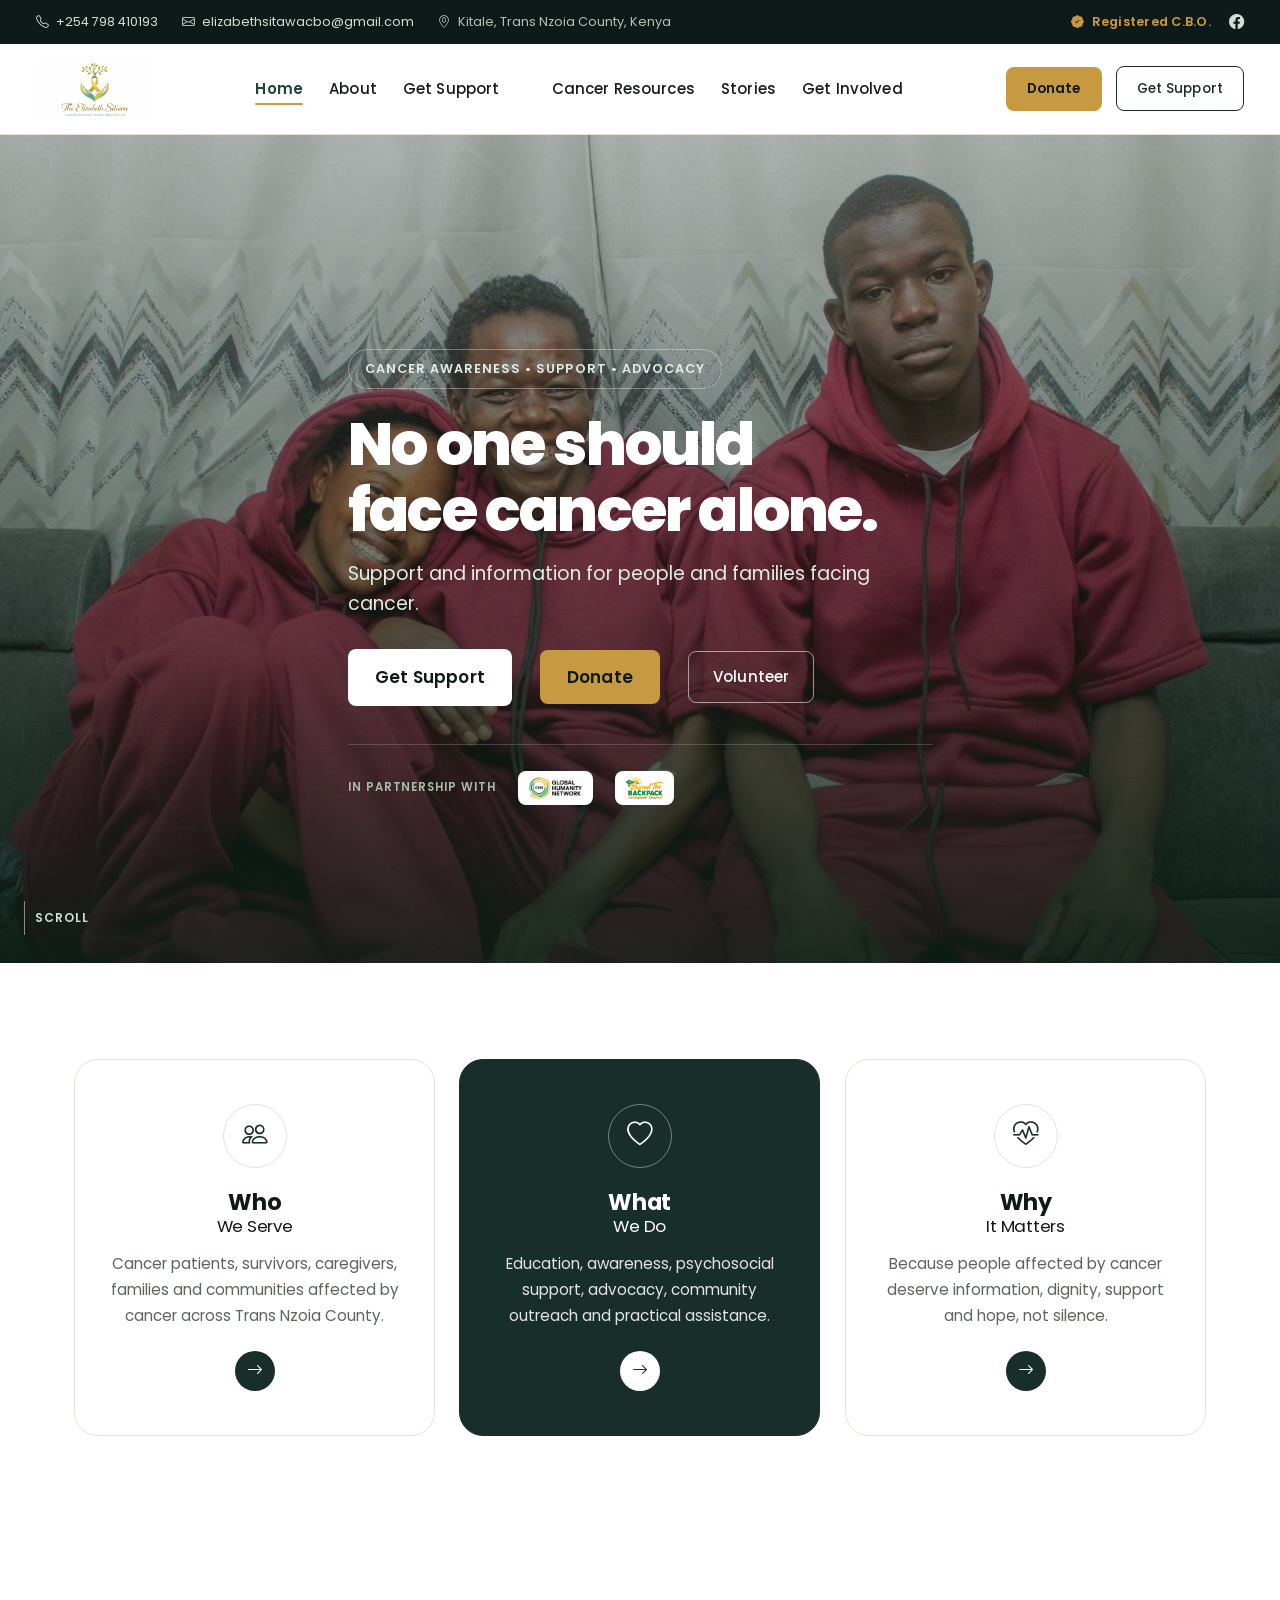
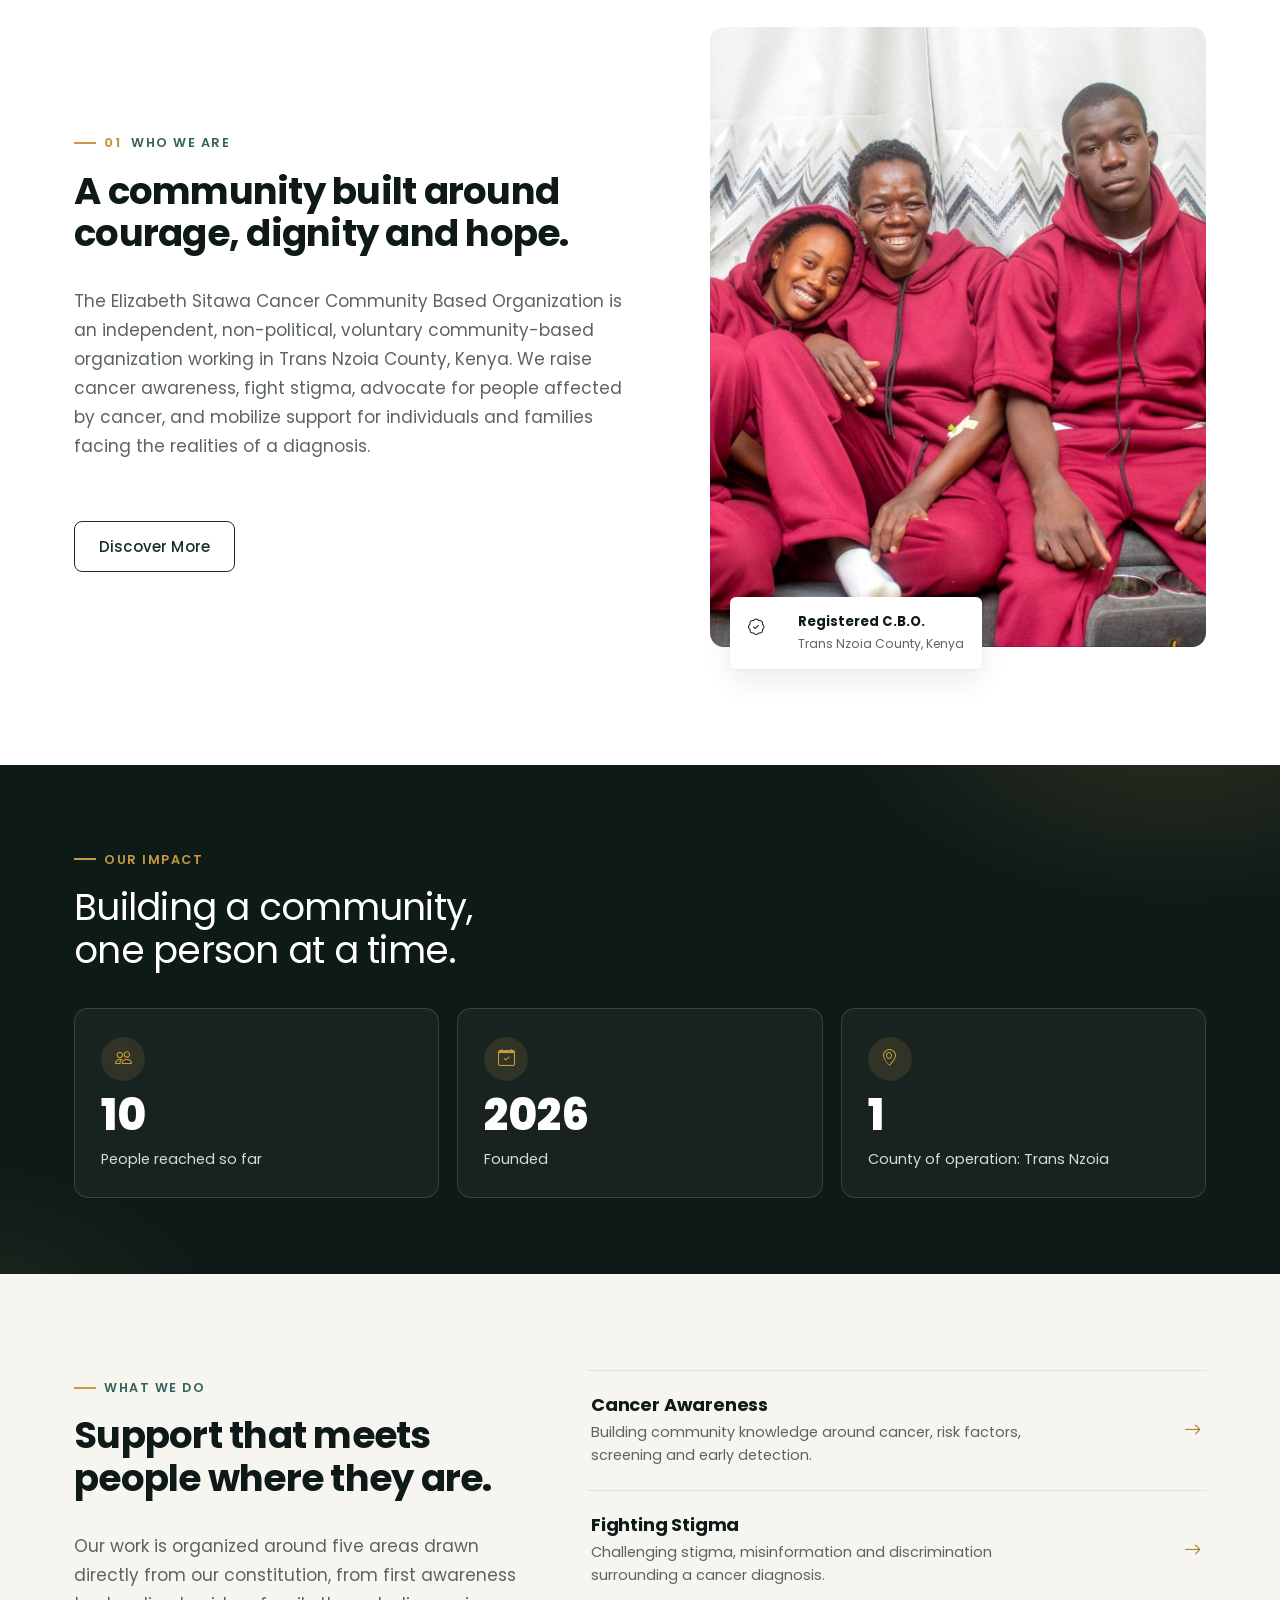
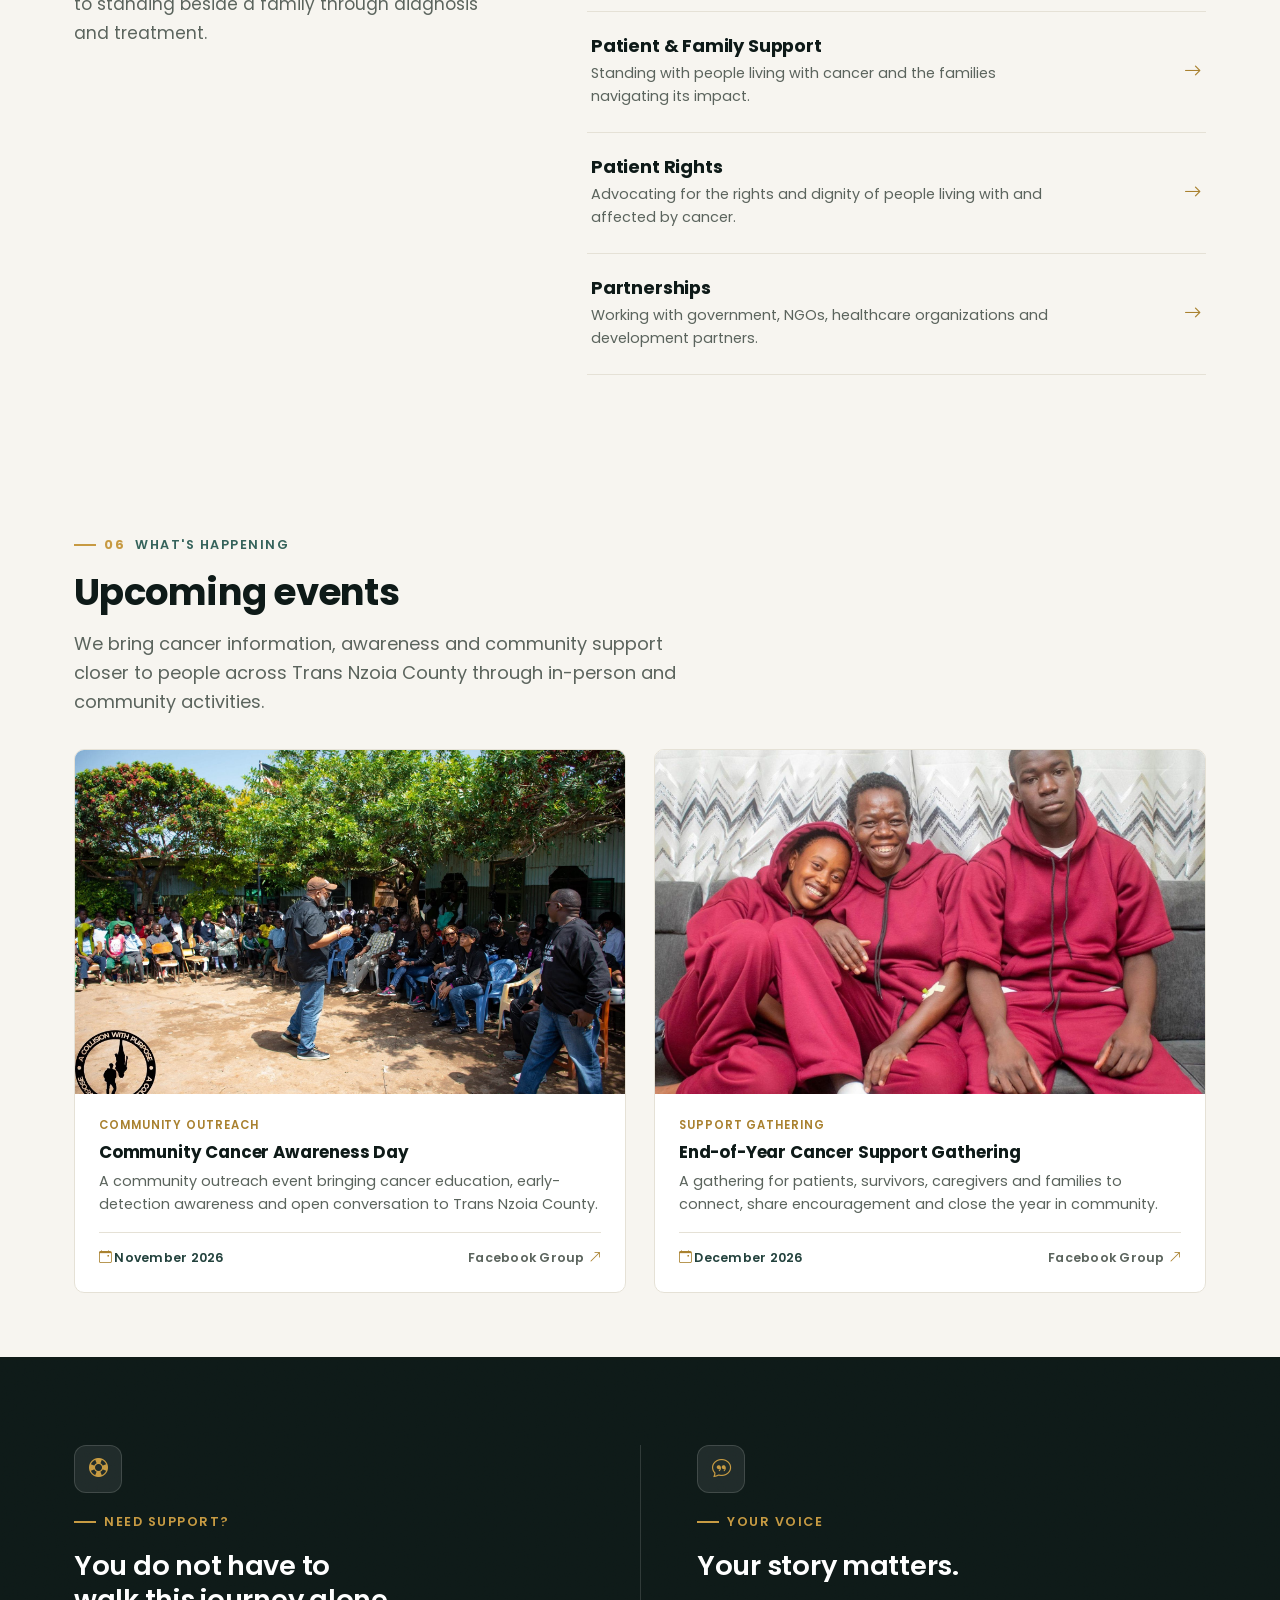
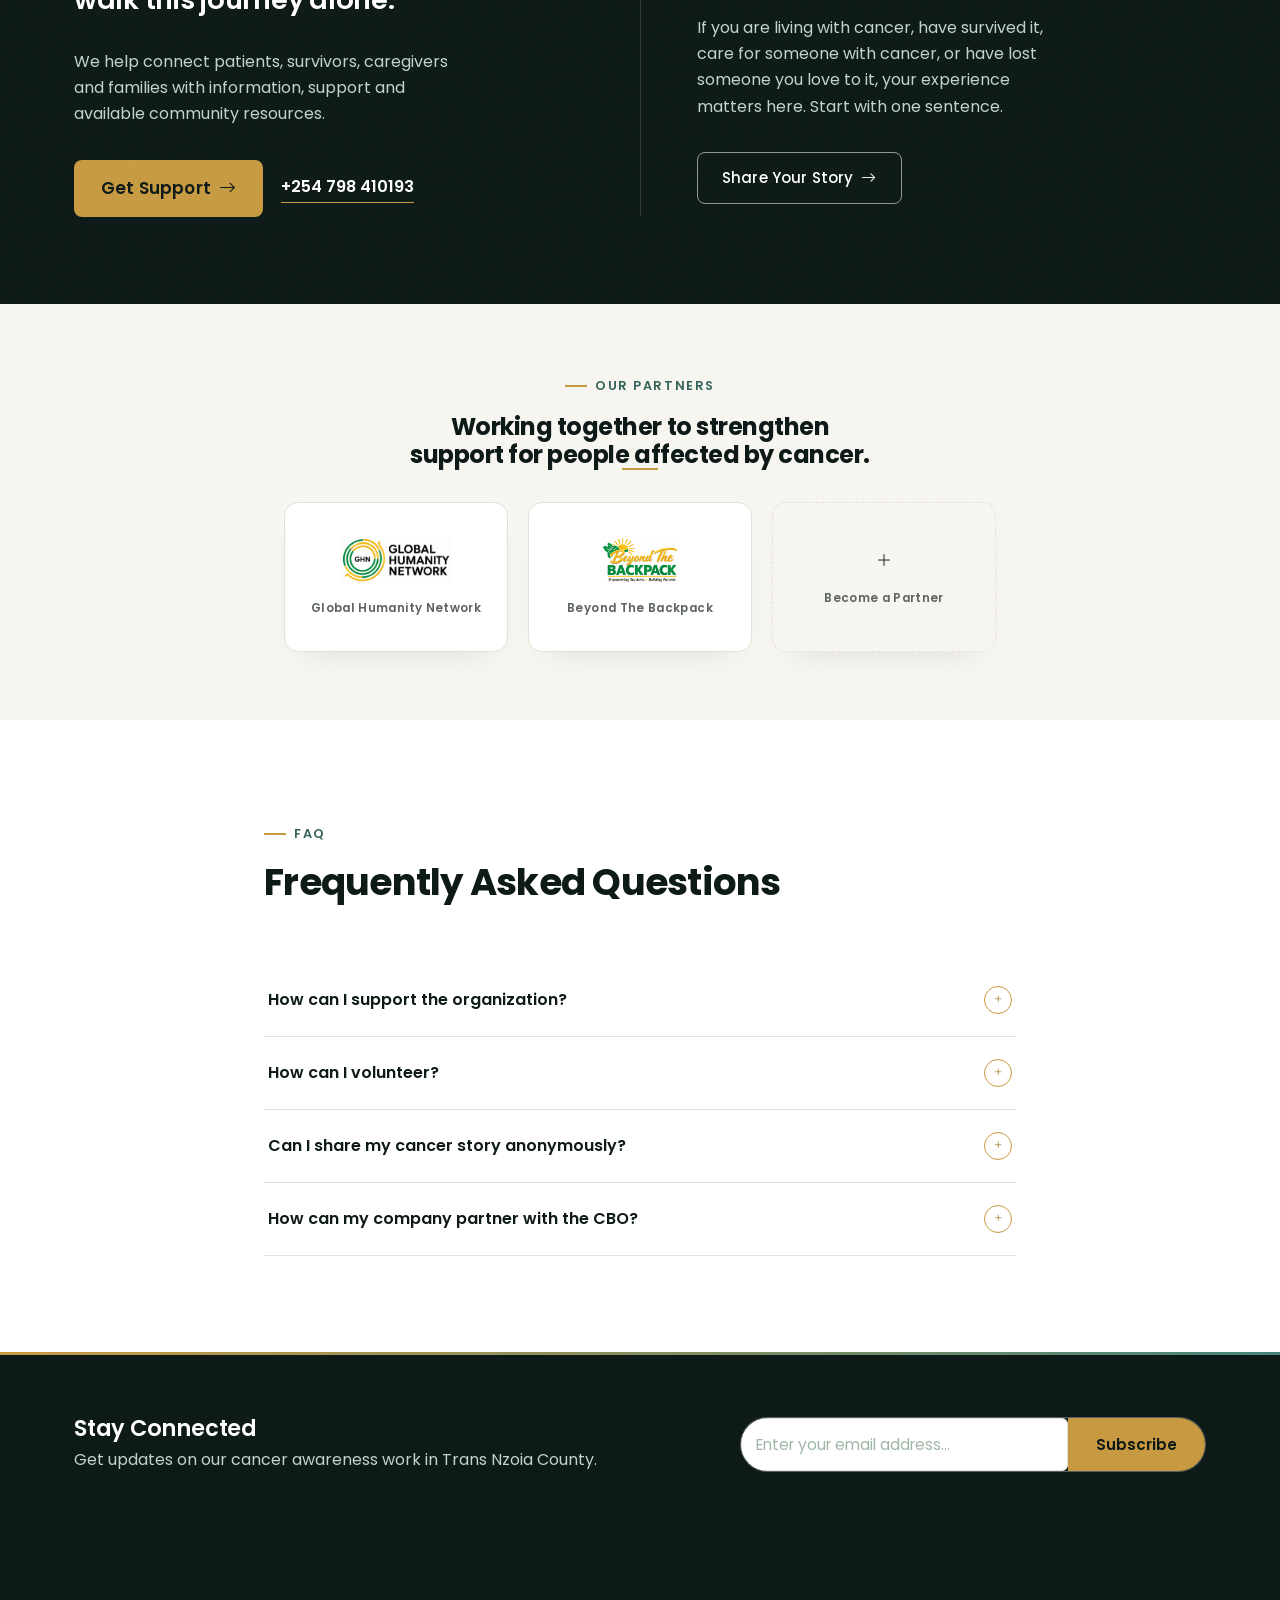
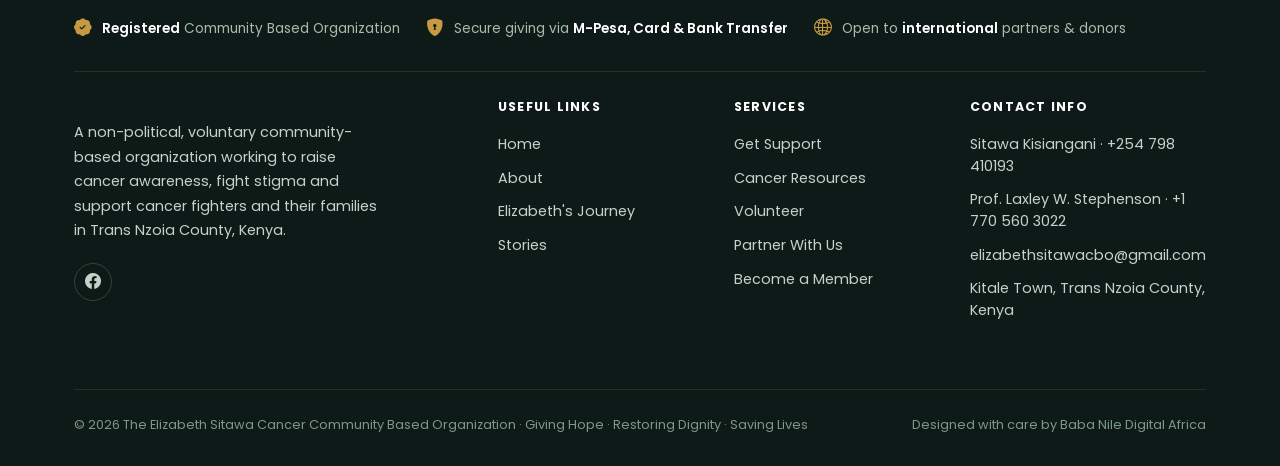
<file: index.html>
<!DOCTYPE html>
<html lang="en">
<head>
<meta charset="UTF-8">
<meta name="viewport" content="width=device-width, initial-scale=1.0">
<title>Elizabeth Sitawa Cancer C.B.O. | No One Should Face Cancer Alone</title>
<meta name="description" content="Elizabeth Sitawa Cancer C.B.O. is a community-based organization in Trans Nzoia County, Kenya, raising cancer awareness, fighting stigma and standing with people and families affected by cancer.">
<meta name="robots" content="index, follow">
<meta name="author" content="The Elizabeth Sitawa Cancer Community Based Organization">
<link rel="canonical" href="https://elizabethsitawacbo.org/">

<!-- Open Graph / Facebook / WhatsApp -->
<meta property="og:type" content="website">
<meta property="og:site_name" content="Elizabeth Sitawa Cancer C.B.O.">
<meta property="og:locale" content="en_US">
<meta property="og:url" content="https://elizabethsitawacbo.org/">
<meta property="og:title" content="Elizabeth Sitawa Cancer C.B.O.">
<meta property="og:description" content="Raising cancer awareness, fighting stigma, and supporting cancer fighters and their families in Trans Nzoia County, Kenya.">
<meta property="og:image" content="https://elizabethsitawacbo.org/assets/family-couch.jpg">
<meta property="og:image:width" content="1200">
<meta property="og:image:height" content="630">
<meta property="og:image:alt" content="Elizabeth Sitawa Cancer C.B.O.">

<!-- Twitter -->
<meta name="twitter:card" content="summary_large_image">
<meta name="twitter:title" content="Elizabeth Sitawa Cancer C.B.O.">
<meta name="twitter:description" content="Raising cancer awareness, fighting stigma, and supporting cancer fighters and their families in Trans Nzoia County, Kenya.">
<meta name="twitter:image" content="https://elizabethsitawacbo.org/assets/family-couch.jpg">

<!-- Favicons -->
<link rel="icon" href="assets/favicon/favicon.ico" sizes="any">
<link rel="icon" type="image/png" sizes="32x32" href="assets/favicon/favicon-32x32.png">
<link rel="icon" type="image/png" sizes="16x16" href="assets/favicon/favicon-16x16.png">
<link rel="apple-touch-icon" sizes="180x180" href="assets/favicon/apple-touch-icon.png">
<link rel="manifest" href="assets/favicon/site.webmanifest">
<meta name="theme-color" content="#0a1e15">
<link rel="preconnect" href="https://fonts.googleapis.com">
<link rel="preconnect" href="https://fonts.gstatic.com" crossorigin>
<link href="https://fonts.googleapis.com/css2?family=Poppins:wght@400;500;600;700;800&display=swap" rel="stylesheet">
<link rel="stylesheet" href="https://cdn.jsdelivr.net/npm/bootstrap-icons@1.11.3/font/bootstrap-icons.css">
<link rel="stylesheet" href="css/style.css">
<script type="application/ld+json">
{
  "@context": "https://schema.org",
  "@type": "NGO",
  "name": "The Elizabeth Sitawa Cancer Community Based Organization",
  "alternateName": "Elizabeth Sitawa Cancer C.B.O.",
  "url": "https://elizabethsitawacbo.org/",
  "logo": "https://elizabethsitawacbo.org/assets/logo.png",
  "image": "https://elizabethsitawacbo.org/assets/family-couch.jpg",
  "description": "A community-based organization in Trans Nzoia County, Kenya, raising cancer awareness, fighting stigma and standing with people and families affected by cancer.",
  "foundingDate": "2026",
  "areaServed": {
    "@type": "AdministrativeArea",
    "name": "Trans Nzoia County, Kenya"
  },
  "address": {
    "@type": "PostalAddress",
    "addressLocality": "Kitale",
    "addressRegion": "Trans Nzoia County",
    "addressCountry": "KE"
  },
  "contactPoint": [{
    "@type": "ContactPoint",
    "telephone": "+254-798-410193",
    "contactType": "customer support",
    "email": "elizabethsitawacbo@gmail.com",
    "areaServed": "KE"
  }],
  "sameAs": [
    "https://web.facebook.com/groups/1571981966731530"
  ]
}
</script>
</head>
<body>
<a href="#main" class="skip-link">Skip to content</a>

<div class="topbar">
  <div class="container topbar-inner">
    <div class="topbar-left">
      <a href="tel:+254798410193"><i class="bi bi-telephone"></i> +254 798 410193</a>
      <a href="mailto:elizabethsitawacbo@gmail.com"><i class="bi bi-envelope"></i> elizabethsitawacbo@gmail.com</a>
      <span class="topbar-loc"><i class="bi bi-geo-alt"></i> Kitale, Trans Nzoia County, Kenya</span>
    </div>
    <div class="topbar-right">
      <span class="topbar-badge"><i class="bi bi-patch-check-fill"></i> Registered C.B.O.</span>
      <a href="https://web.facebook.com/groups/1571981966731530" target="_blank" rel="noopener" aria-label="Facebook Community Group"><i class="bi bi-facebook"></i></a>
    </div>
  </div>
</div>
<header class="site-header">
  <nav class="nav container" aria-label="Primary">
    <a href="index.html" class="nav-brand">
      <img src="assets/logo.png" alt="The Elizabeth Sitawa Cancer Community Based Organization" decoding="async">
    </a>
    <ul class="nav-links" id="nav-links">
      <li><a href="index.html" aria-current="page"><i class="bi bi-house"></i>Home</a></li>
      <li><a href="about.html"><i class="bi bi-info-circle"></i>About</a></li>
      <li><a href="get-support.html"><i class="bi bi-life-preserver"></i>Get Support</a></li><li><button type="button" class="nav-donate-link" data-open-donate><i class="bi bi-heart"></i>Donate</button></li>
      <li><a href="cancer-awareness.html"><i class="bi bi-heart-pulse"></i>Cancer Resources</a></li>
      <li><a href="stories.html"><i class="bi bi-chat-square-heart"></i>Stories</a></li>
      <li><a href="get-involved.html"><i class="bi bi-people"></i>Get Involved</a></li>
      <li class="nav-mobile-cta"><a href="get-support.html#request" class="btn btn-line">Get Support</a></li>
    </ul>
    <div class="nav-cta">
      <button type="button" class="btn btn-gold" data-open-donate>Donate</button>
      <a href="get-support.html#request" class="btn btn-line">Get Support</a>
      <button class="nav-toggle" aria-label="Open menu" aria-expanded="false" aria-controls="nav-links">
        <i class="bi bi-list"></i>
      </button>
    </div>
  </nav>
</header>

<main id="main">

  <!-- HERO -->
  <section class="hero">
    <div class="hero-media" style="background-image:url('assets/family-couch.jpg'); background-position:center 22%;"></div>
    <div class="container hero-content reveal is-visible">
      <span class="hero-tag">Cancer Awareness &bull; Support &bull; Advocacy</span>
      <h1>No one should face cancer alone.</h1>
      <p>Support and information for people and families facing cancer.</p>
      <div class="hero-actions">
        <a href="get-support.html" class="btn btn-white">Get Support</a>
        <button type="button" class="btn btn-gold" data-open-donate>Donate</button>
        <a href="get-involved.html#volunteer" class="btn btn-line-white">Volunteer</a>
      </div>
      <div class="hero-trustline">
        <span>In partnership with</span>
        <img src="assets/partner-ghn.png" alt="Global Humanity Network" loading="lazy" decoding="async">
        <img src="assets/partner-beyond-backpack.png" alt="Beyond The Backpack" loading="lazy" decoding="async">
      </div>
    </div>
    <div class="hero-scroll"><span class="line"></span>Scroll</div>
  </section>

  <!-- WHO / WHAT / WHY -->
  <section class="section">
    <div class="container">
      <div class="safi-grid">
        <div class="safi-card reveal">
          <div class="safi-icon"><i class="bi bi-people"></i></div>
          <h3>Who<span>We Serve</span></h3>
          <p>Cancer patients, survivors, caregivers, families and communities affected by cancer across Trans Nzoia County.</p>
          <a href="about.html" class="safi-arrow" aria-label="Learn more about who we serve"><i class="bi bi-arrow-right"></i></a>
        </div>
        <div class="safi-card accent reveal" style="--reveal-delay:80ms;">
          <div class="safi-icon"><i class="bi bi-heart"></i></div>
          <h3>What<span>We Do</span></h3>
          <p>Education, awareness, psychosocial support, advocacy, community outreach and practical assistance.</p>
          <a href="cancer-awareness.html" class="safi-arrow" aria-label="Learn more about what we do"><i class="bi bi-arrow-right"></i></a>
        </div>
        <div class="safi-card reveal" style="--reveal-delay:160ms;">
          <div class="safi-icon"><i class="bi bi-heart-pulse"></i></div>
          <h3>Why<span>It Matters</span></h3>
          <p>Because people affected by cancer deserve information, dignity, support and hope, not silence.</p>
          <a href="get-support.html" class="safi-arrow" aria-label="Learn more about why it matters"><i class="bi bi-arrow-right"></i></a>
        </div>
      </div>
    </div>
  </section>

  <!-- WHO WE ARE -->
  <section class="section">
    <div class="container">
      <div class="grid-2">
        <div class="reveal-left">
          <span class="eyebrow"><span class="eyebrow-num">01</span> Who We Are</span>
          <h2 class="mt-1">A community built around courage, dignity and hope.</h2>
          <p class="body-copy mt-2">The Elizabeth Sitawa Cancer Community Based Organization is an independent, non-political, voluntary community-based organization working in Trans Nzoia County, Kenya. We raise cancer awareness, fight stigma, advocate for people affected by cancer, and mobilize support for individuals and families facing the realities of a diagnosis.</p>
          <a href="about.html" class="btn btn-line mt-3">Discover More</a>
        </div>
        <div class="reveal-right" style="position:relative; margin-bottom:22px;">
          <img src="assets/family-couch.jpg" alt="A mother and her two children sitting together on a couch, one recovering from treatment" style="border-radius:var(--radius-m);" loading="lazy" decoding="async">
          <div class="photo-credential">
            <div class="icon-badge"><i class="bi bi-patch-check"></i></div>
            <div><strong>Registered C.B.O.</strong><span>Trans Nzoia County, Kenya</span></div>
          </div>
        </div>
      </div>
    </div>
  </section>

  <!-- IMPACT -->
  <section class="impact-band">
    <div class="container">
      <span class="eyebrow">Our Impact</span>
      <h2 class="mt-1">Building a community, one person at a time.</h2>
      <div class="impact-row">
        <div class="impact-cell"><div class="impact-icon"><i class="bi bi-people"></i></div><div class="impact-num">10</div><div class="impact-lbl">People reached so far</div></div>
        <div class="impact-cell"><div class="impact-icon"><i class="bi bi-calendar-check"></i></div><div class="impact-num">2026</div><div class="impact-lbl">Founded</div></div>
        <div class="impact-cell"><div class="impact-icon"><i class="bi bi-geo-alt"></i></div><div class="impact-num">1</div><div class="impact-lbl">County of operation: Trans Nzoia</div></div>
      </div>
    </div>
  </section>

  <!-- WHAT WE DO -->
  <section class="section section--cream">
    <div class="container">
      <div class="service-split">
        <div class="service-intro">
          <span class="eyebrow">What We Do</span>
          <h2 class="mt-1">Support that meets people where they are.</h2>
          <p class="body-copy mt-2">Our work is organized around five areas drawn directly from our constitution, from first awareness to standing beside a family through diagnosis and treatment.</p>
        </div>
        <div class="service-list">
          <a href="cancer-awareness.html" class="service-row reveal">
            <div><h3>Cancer Awareness</h3><p>Building community knowledge around cancer, risk factors, screening and early detection.</p></div>
            <i class="bi bi-arrow-right" aria-hidden="true"></i>
          </a>
          <a href="stories.html" class="service-row reveal" style="--reveal-delay:60ms;">
            <div><h3>Fighting Stigma</h3><p>Challenging stigma, misinformation and discrimination surrounding a cancer diagnosis.</p></div>
            <i class="bi bi-arrow-right" aria-hidden="true"></i>
          </a>
          <a href="get-support.html" class="service-row reveal" style="--reveal-delay:120ms;">
            <div><h3>Patient &amp; Family Support</h3><p>Standing with people living with cancer and the families navigating its impact.</p></div>
            <i class="bi bi-arrow-right" aria-hidden="true"></i>
          </a>
          <a href="get-support.html" class="service-row reveal" style="--reveal-delay:180ms;">
            <div><h3>Patient Rights</h3><p>Advocating for the rights and dignity of people living with and affected by cancer.</p></div>
            <i class="bi bi-arrow-right" aria-hidden="true"></i>
          </a>
          <a href="get-involved.html#partner" class="service-row reveal" style="--reveal-delay:240ms;">
            <div><h3>Partnerships</h3><p>Working with government, NGOs, healthcare organizations and development partners.</p></div>
            <i class="bi bi-arrow-right" aria-hidden="true"></i>
          </a>
        </div>
      </div>
    </div>
  </section>

  <!-- UPCOMING EVENTS -->
  <section class="section section--cream section--events-tight">
    <div class="container">
      <span class="eyebrow"><span class="eyebrow-num">06</span> What's Happening</span>
      <h2 class="mt-1">Upcoming events</h2>
      <p class="lede mt-1">We bring cancer information, awareness and community support closer to people across Trans Nzoia County through in-person and community activities.</p>

      <!--
        EVENT DATA STRUCTURE | add real, confirmed events as one .event-card per event,
        placed inside #events-list. Example markup:

        <article class="event-card reveal">
          <div class="event-card-image"><img src="assets/your-photo.jpg" alt="Description of the photo" loading="lazy" decoding="async"></div>
          <div class="event-card-body">
            <span class="event-card-category">Category</span>
            <h3>Event title</h3>
            <p>Short description of the event.</p>
            <div class="event-meta">
              <span><i class="bi bi-calendar-event"></i> Month Year</span>
              <a href="#">View event <i class="bi bi-arrow-up-right"></i></a>
            </div>
          </div>
        </article>
      -->
      <div id="events-list" class="events-list">
        <article class="event-card reveal">
          <div class="event-card-image">
            <img src="assets/outreach-purpose-day.jpg" alt="Community outreach event bringing cancer awareness education to a local school in Trans Nzoia County" loading="lazy" decoding="async">
          </div>
          <div class="event-card-body">
            <span class="event-card-category">Community Outreach</span>
            <h3>Community Cancer Awareness Day</h3>
            <p>A community outreach event bringing cancer education, early-detection awareness and open conversation to Trans Nzoia County.</p>
            <div class="event-meta">
              <span><i class="bi bi-calendar-event"></i> November 2026</span>
              <a href="https://web.facebook.com/groups/1571981966731530" target="_blank" rel="noopener">Facebook Group <i class="bi bi-arrow-up-right"></i></a>
            </div>
          </div>
        </article>
        <article class="event-card reveal" style="--reveal-delay:80ms;">
          <div class="event-card-image">
            <img src="assets/family-couch.jpg" alt="A family sitting together in support of cancer patients and survivors" loading="lazy" decoding="async">
          </div>
          <div class="event-card-body">
            <span class="event-card-category">Support Gathering</span>
            <h3>End-of-Year Cancer Support Gathering</h3>
            <p>A gathering for patients, survivors, caregivers and families to connect, share encouragement and close the year in community.</p>
            <div class="event-meta">
              <span><i class="bi bi-calendar-event"></i> December 2026</span>
              <a href="https://web.facebook.com/groups/1571981966731530" target="_blank" rel="noopener">Facebook Group <i class="bi bi-arrow-up-right"></i></a>
            </div>
          </div>
        </article>
      </div>
    </div>
  </section>

  <!-- NEED SUPPORT + YOUR VOICE -->
  <section class="section section--dark section--dual-cta">
    <div class="container">
      <div class="dual-cta-grid">
        <div class="dual-cta-col reveal-left">
          <div class="dual-cta-icon"><i class="bi bi-life-preserver"></i></div>
          <span class="eyebrow">Need Support?</span>
          <h3 class="mt-1">You do not have to walk this journey alone.</h3>
          <p class="mt-2">We help connect patients, survivors, caregivers and families with information, support and available community resources.</p>
          <div class="dual-cta-actions mt-2">
            <a href="get-support.html" class="btn btn-gold">Get Support <i class="bi bi-arrow-right" aria-hidden="true"></i></a>
            <a href="tel:+254798410193" class="text-link-white">+254 798 410193</a>
          </div>
        </div>
        <div class="dual-cta-divider" aria-hidden="true"></div>
        <div class="dual-cta-col reveal-right">
          <div class="dual-cta-icon"><i class="bi bi-chat-quote"></i></div>
          <span class="eyebrow">Your Voice</span>
          <h3 class="mt-1">Your story matters.</h3>
          <p class="mt-2">If you are living with cancer, have survived it, care for someone with cancer, or have lost someone you love to it, your experience matters here. Start with one sentence.</p>
          <div class="dual-cta-actions mt-2">
            <a href="get-involved.html#share-story" class="btn btn-line-white">Share Your Story <i class="bi bi-arrow-right" aria-hidden="true"></i></a>
          </div>
        </div>
      </div>
    </div>
  </section>


  <!-- OUR PARTNERS -->
  <section class="section section--partners">
    <div class="container" style="max-width:760px; text-align:center;">
      <span class="eyebrow center" style="justify-content:center;">Our Partners</span>
      <h2 class="partners-heading mt-1">Working together to strengthen support for people affected by cancer.</h2>
      <div class="partner-divider mt-2"></div>
      <div class="partner-wall">
        <a class="partner-badge" href="https://web.facebook.com/globalhumanitynetwork" target="_blank" rel="noopener">
          <img src="assets/partner-ghn.png" alt="Global Humanity Network" loading="lazy" decoding="async">
          <span class="partner-badge-caption">Global Humanity Network</span>
        </a>
        <a class="partner-badge" href="get-involved.html#partner">
          <img src="assets/partner-beyond-backpack.png" alt="Beyond The Backpack: Empowering Students, Building Futures" loading="lazy" decoding="async">
          <span class="partner-badge-caption">Beyond The Backpack</span>
        </a>
        <a class="partner-badge partner-badge--cta" href="get-involved.html#partner">
          <div class="icon-badge"><i class="bi bi-plus-lg"></i></div>
          <span class="partner-badge-caption">Become a Partner</span>
        </a>
      </div>
    </div>
  </section>


  <!-- FAQ -->
  <section class="section">
    <div class="container" style="max-width:800px;">
      <span class="eyebrow">FAQ</span>
      <h2 class="mt-1">Frequently Asked Questions</h2>
      <div class="mt-3">
        <div class="acc-item">
          <button class="acc-trigger" aria-expanded="false">How can I support the organization? <span class="acc-icon"><i class="bi bi-plus"></i></span></button>
          <div class="acc-panel"><p>Visit our Get Involved page to volunteer, partner with us, or reach out about giving.</p></div>
        </div>
        <div class="acc-item">
          <button class="acc-trigger" aria-expanded="false">How can I volunteer? <span class="acc-icon"><i class="bi bi-plus"></i></span></button>
          <div class="acc-panel"><p>We welcome volunteers for awareness activities and community outreach across Trans Nzoia County. No medical background required.</p></div>
        </div>
        <div class="acc-item">
          <button class="acc-trigger" aria-expanded="false">Can I share my cancer story anonymously? <span class="acc-icon"><i class="bi bi-plus"></i></span></button>
          <div class="acc-panel"><p>Yes. You choose what to share, whether your name appears, and whether your story is published at all.</p></div>
        </div>
        <div class="acc-item">
          <button class="acc-trigger" aria-expanded="false">How can my company partner with the CBO? <span class="acc-icon"><i class="bi bi-plus"></i></span></button>
          <div class="acc-panel"><p>Reach out through our contact form. We work with government, healthcare providers, NGOs and companies who share our vision.</p></div>
        </div>
      </div>
    </div>
  </section>

</main>

<div class="newsletter">
  <div class="container newsletter-inner">
    <div>
      <h3>Stay Connected</h3>
      <p>Get updates on our cancer awareness work in Trans Nzoia County.</p>
    </div>
    <form class="newsletter-form" onsubmit="event.preventDefault(); this.reset(); this.querySelector('input').placeholder='Thank you!';">
      <input type="email" placeholder="Enter your email address..." required>
      <button type="submit">Subscribe</button>
    </form>
  </div>
</div>

<footer class="site-footer">
  <div class="container">
    <div class="footer-trust">
      <div class="footer-trust-item"><i class="bi bi-patch-check-fill"></i><span><strong>Registered</strong> Community Based Organization</span></div>
      <div class="footer-trust-item"><i class="bi bi-shield-lock-fill"></i><span>Secure giving via <strong>M-Pesa, Card &amp; Bank Transfer</strong></span></div>
      <div class="footer-trust-item"><i class="bi bi-globe2"></i><span>Open to <strong>international</strong> partners &amp; donors</span></div>
    </div>
    <div class="footer-grid">
      <div>
        <div class="footer-brand">
          <span class="footer-logo-badge"><img src="assets/logo.png" alt="The Elizabeth Sitawa Cancer Community Based Organization" decoding="async"></span>
          <span>Elizabeth Sitawa Cancer C.B.O.</span>
        </div>
        <p style="max-width:34ch; font-size:.9rem;">A non-political, voluntary community-based organization working to raise cancer awareness, fight stigma and support cancer fighters and their families in Trans Nzoia County, Kenya.</p>
        <div class="footer-social">
          <a href="https://web.facebook.com/groups/1571981966731530" target="_blank" rel="noopener" aria-label="Facebook Community Group"><i class="bi bi-facebook"></i></a>
        </div>
      </div>
      <div class="footer-col">
        <h4>Useful Links</h4>
        <ul>
          <li><a href="index.html">Home</a></li>
          <li><a href="about.html">About</a></li>
          <li><a href="journey.html">Elizabeth's Journey</a></li>
          <li><a href="stories.html">Stories</a></li>
        </ul>
      </div>
      <div class="footer-col">
        <h4>Services</h4>
        <ul>
          <li><a href="get-support.html">Get Support</a></li>
          <li><a href="cancer-awareness.html">Cancer Resources</a></li>
          <li><a href="get-involved.html#volunteer">Volunteer</a></li>
          <li><a href="get-involved.html#partner">Partner With Us</a></li>
          <li><a href="get-involved.html#membership">Become a Member</a></li>
        </ul>
      </div>
      <div class="footer-col">
        <h4>Contact Info</h4>
        <ul>
          <li><a href="tel:+254798410193">Sitawa Kisiangani &middot; +254 798 410193</a></li>
          <li><a href="tel:+17705603022">Prof. Laxley W. Stephenson &middot; +1 770 560 3022</a></li>
          <li><a href="mailto:elizabethsitawacbo@gmail.com">elizabethsitawacbo@gmail.com</a></li>
          <li>Kitale Town, Trans Nzoia County, Kenya</li>
        </ul>
      </div>
    </div>
    <div class="footer-bottom">
      <span>&copy; 2026 The Elizabeth Sitawa Cancer Community Based Organization · Giving Hope · Restoring Dignity · Saving Lives</span>
      <span>Designed with care by Baba Nile Digital Africa</span>
    </div>
  </div>
</footer>

<div class="donate-overlay" id="donate-overlay">
  <div class="donate-modal" role="dialog" aria-modal="true" aria-labelledby="donate-title">
    <button type="button" class="donate-close" id="donate-close" aria-label="Close donation dialog"><i class="bi bi-x-lg"></i></button>
    <div class="donate-grid">

      <div class="donate-side">
        <img class="donate-side-img" src="assets/hospital-portrait.jpg" alt="A supporter visiting a cancer patient in hospital" loading="lazy" decoding="async">
        <div class="donate-side-body">
          <img class="donate-side-logo" src="assets/logo.png" alt="The Elizabeth Sitawa Cancer Community Based Organization">
          <h4>Support Someone Through Their Cancer Journey</h4>
          <p>Your gift helps provide education, awareness, advocacy and practical support to people and families affected by cancer in Trans Nzoia County.</p>
          <span class="donate-side-tagline">Giving Hope &middot; Restoring Dignity &middot; Saving Lives</span>
        </div>
      </div>

      <div class="donate-form-side">

        <div class="donate-progress" aria-hidden="true"><div class="donate-progress-bar" id="donate-progress-bar"></div></div>

        <!-- STEP 1: amount, frequency, purpose, payment method -->
        <div id="donate-step-1">
          <h3 id="donate-title">Give Today</h3>
          <div class="donate-step-scroll">

          <span class="donate-field-label" style="margin-top:0;">Frequency</span>
          <div class="freq-toggle">
            <button type="button" class="freq-btn active" data-freq="One-time">Give once</button>
            <button type="button" class="freq-btn" data-freq="Monthly"><i class="bi bi-heart-fill"></i> Monthly</button>
          </div>

          <span class="donate-field-label">Amount</span>
          <div class="amount-grid" id="amount-grid"></div>
          <div class="amount-display" id="amount-display-wrap">
            <input type="text" inputmode="decimal" id="amount-custom" placeholder="Enter amount" aria-describedby="err-amount">
            <select id="currency-select" aria-label="Currency">
              <option value="KES" data-symbol="KES ">KES</option>
              <option value="USD" data-symbol="$">USD</option>
              <option value="GBP" data-symbol="&pound;">GBP</option>
              <option value="EUR" data-symbol="&euro;">EUR</option>
            </select>
          </div>
          <span class="field-error" id="err-amount"></span>

          <span class="donate-field-label">What would you like to support?</span>
          <select class="donate-select" id="donate-purpose">
            <option>Where the need is greatest</option>
            <option>Sponsor a patient</option>
            <option>Support transportation</option>
            <option>Provide nutrition assistance</option>
            <option>Support community screening</option>
            <option>Support caregiver services</option>
            <option>Sponsor an awareness event</option>
          </select>

          <span class="donate-field-label">Payment method</span>
          <div class="payment-methods" role="group" aria-label="Choose payment method">
            <button type="button" class="payment-method active" data-method="M-Pesa">
              <i class="bi bi-phone"></i>
              <span><strong>M-Pesa</strong><small>Mobile money</small></span>
            </button>
            <button type="button" class="payment-method" data-method="Card">
              <i class="bi bi-credit-card"></i>
              <span><strong>Card</strong><small>Visa / Mastercard</small></span>
            </button>
            <button type="button" class="payment-method" data-method="Bank Transfer">
              <i class="bi bi-bank"></i>
              <span><strong>Bank Transfer</strong><small>Direct contribution</small></span>
            </button>
          </div>

          <div class="check-row mt-2">
            <input type="checkbox" id="donate-dedicate">
            <label for="donate-dedicate" style="font-weight:400;">Dedicate this donation</label>
          </div>
          <input type="text" id="donate-honoree" class="donate-honoree-input" placeholder="Honoree full name" hidden>

          </div>
          <div class="donate-actions">
            <button type="button" class="btn btn-dark" id="donate-step1-continue">Continue <i class="bi bi-arrow-right" aria-hidden="true"></i></button>
          </div>
        </div>

        <!-- STEP 2: donor details -->
        <div id="donate-step-2" hidden>
          <button type="button" class="donate-back-link" id="donate-back-1"><i class="bi bi-arrow-left"></i> Back</button>
          <h3>Enter your details</h3>
          <div class="donate-step-scroll">

          <div class="form-grid" style="gap:14px;">
            <div class="field">
              <label for="donor-first">First name</label>
              <input type="text" id="donor-first" autocomplete="given-name" aria-describedby="err-donor-first">
              <span class="field-error" id="err-donor-first"></span>
            </div>
            <div class="field">
              <label for="donor-last">Last name</label>
              <input type="text" id="donor-last" autocomplete="family-name" aria-describedby="err-donor-last">
              <span class="field-error" id="err-donor-last"></span>
            </div>
            <div class="field full">
              <label for="donor-email">Email address</label>
              <input type="email" id="donor-email" autocomplete="email" aria-describedby="err-donor-email">
              <span class="field-error" id="err-donor-email"></span>
            </div>
            <div class="field full"><label for="donor-phone">Phone <span class="hint">Optional</span></label><input type="tel" id="donor-phone" autocomplete="tel"></div>
          </div>
          <div class="check-row mt-2"><input type="checkbox" id="donor-org"><label for="donor-org" style="font-weight:400;">Donate as an organization</label></div>
          <input type="text" id="donor-org-name" class="donate-honoree-input" placeholder="Organization name" hidden>
          <div class="check-row"><input type="checkbox" id="donor-anon"><label for="donor-anon" style="font-weight:400;">Donate anonymously</label></div>
          <div class="check-row"><input type="checkbox" id="donor-subscribe" checked><label for="donor-subscribe" style="font-weight:400;">Subscribe to receive updates</label></div>
          <div class="check-row"><input type="checkbox" id="donor-terms"><label for="donor-terms" style="font-weight:400;">I agree to the Terms and Privacy Policy</label></div>
          <span class="field-error" id="err-donor-terms"></span>

          </div>
          <div class="donate-actions">
            <button type="button" class="btn btn-dark" id="donate-step2-continue">Continue</button>
          </div>
        </div>

        <!-- STEP 3: honest handoff (no fake payment) -->
        <div id="donate-result-view" hidden>
          <button type="button" class="donate-back-link" id="donate-back-2"><i class="bi bi-arrow-left"></i> Back</button>
          <h3>Complete your gift</h3>
          <div class="donate-step-scroll">
          <div class="disclaimer-box">
            <strong id="donate-result-summary"></strong><br><br>
            Online payment is being finalized. To complete this contribution now, please contact us directly and we'll confirm the best way to receive it:<br><br>
            <a href="tel:+254798410193">Sitawa Kisiangani &middot; +254 798 410193</a><br>
            <a href="tel:+17705603022">Prof. Laxley W. Stephenson &middot; +1 770 560 3022</a>
          </div>
          </div>
        </div>

      </div>
    </div>
  </div>
</div>
</div>
</div>
<script src="js/main.js"></script>
</body>
</html>
</file>
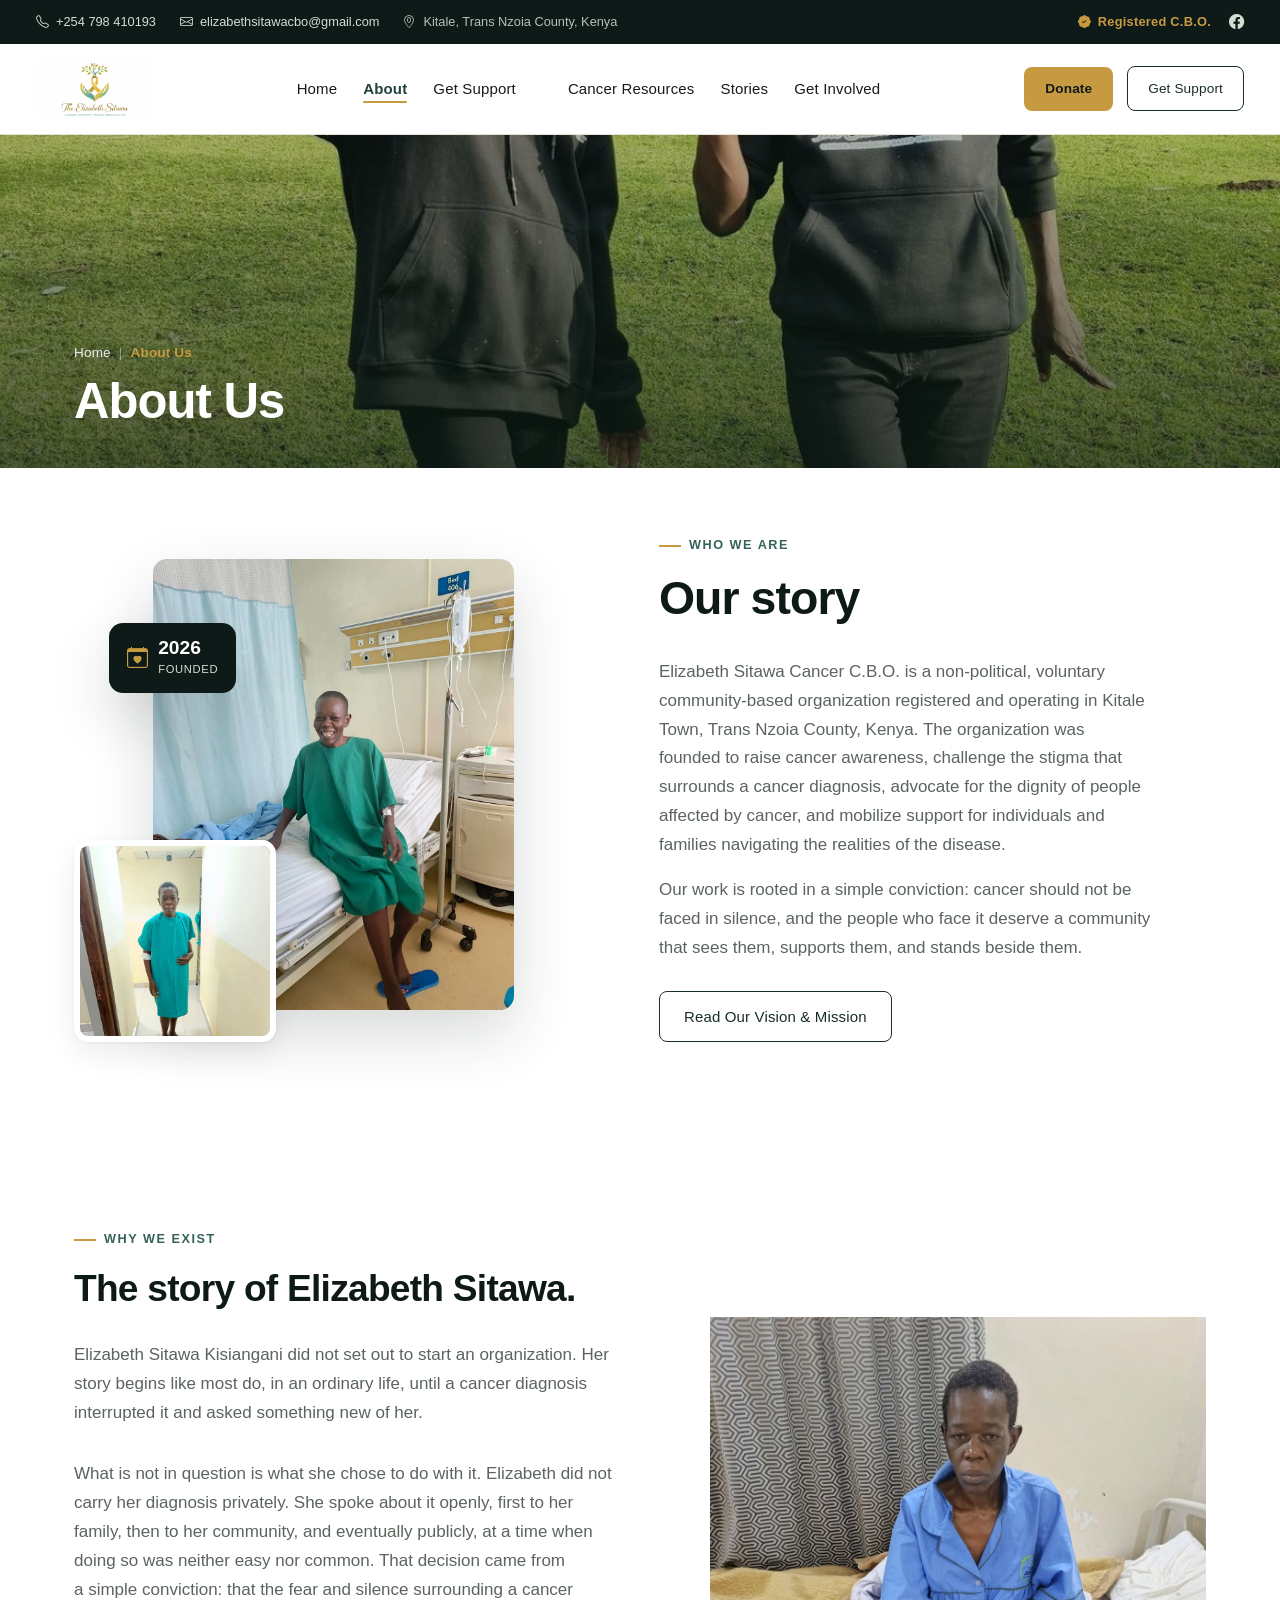
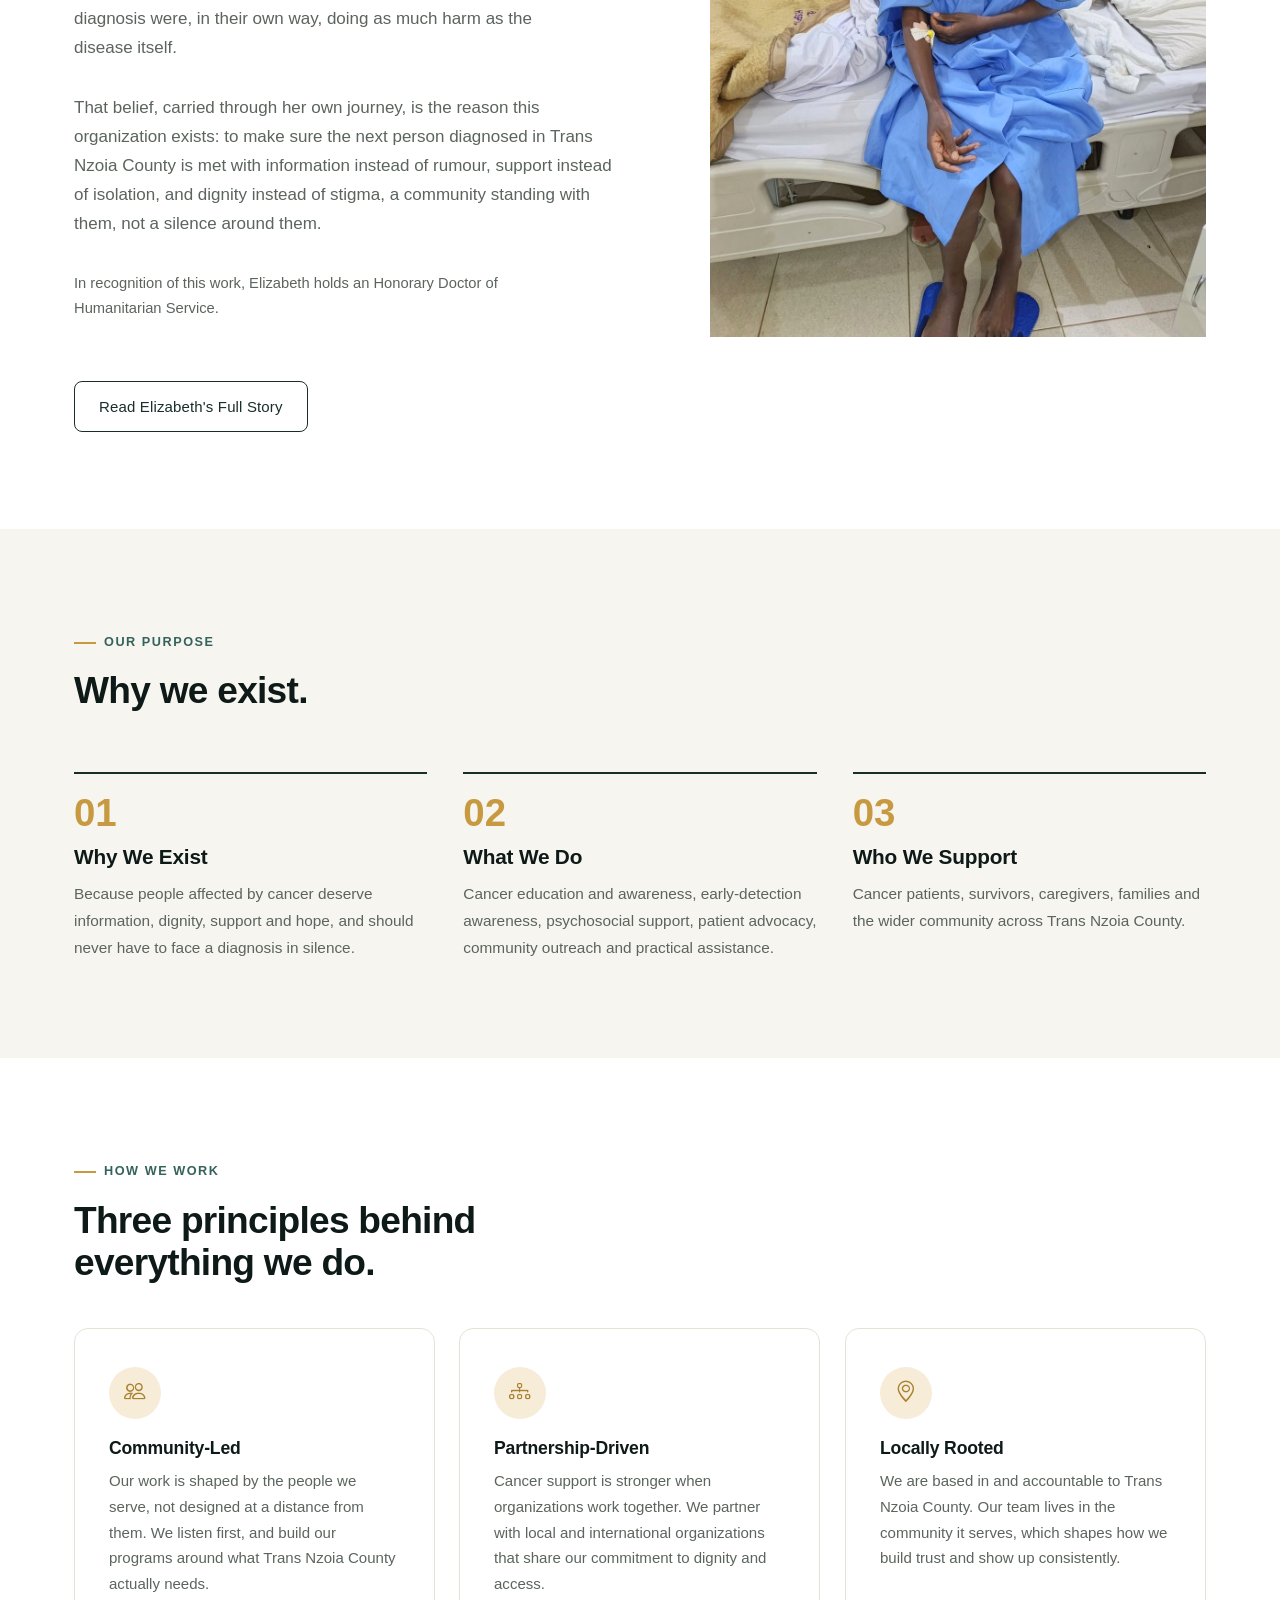
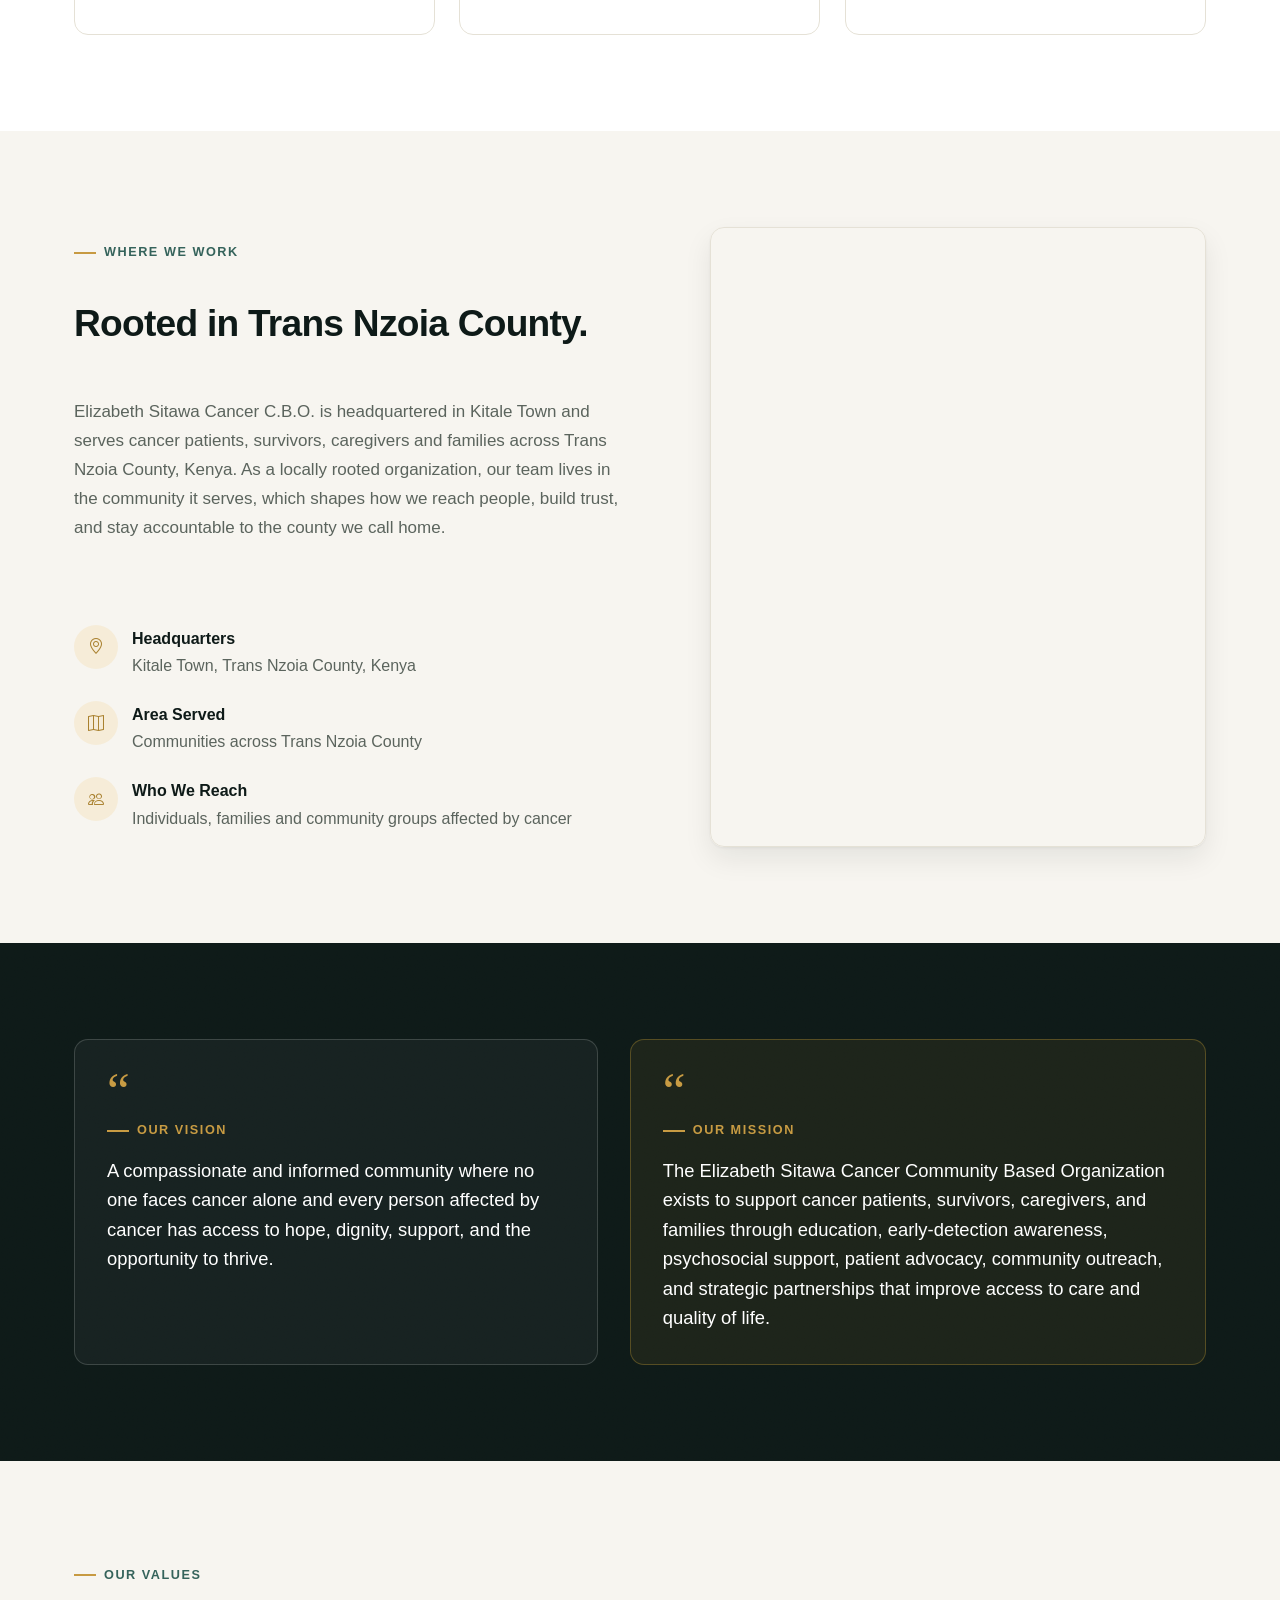
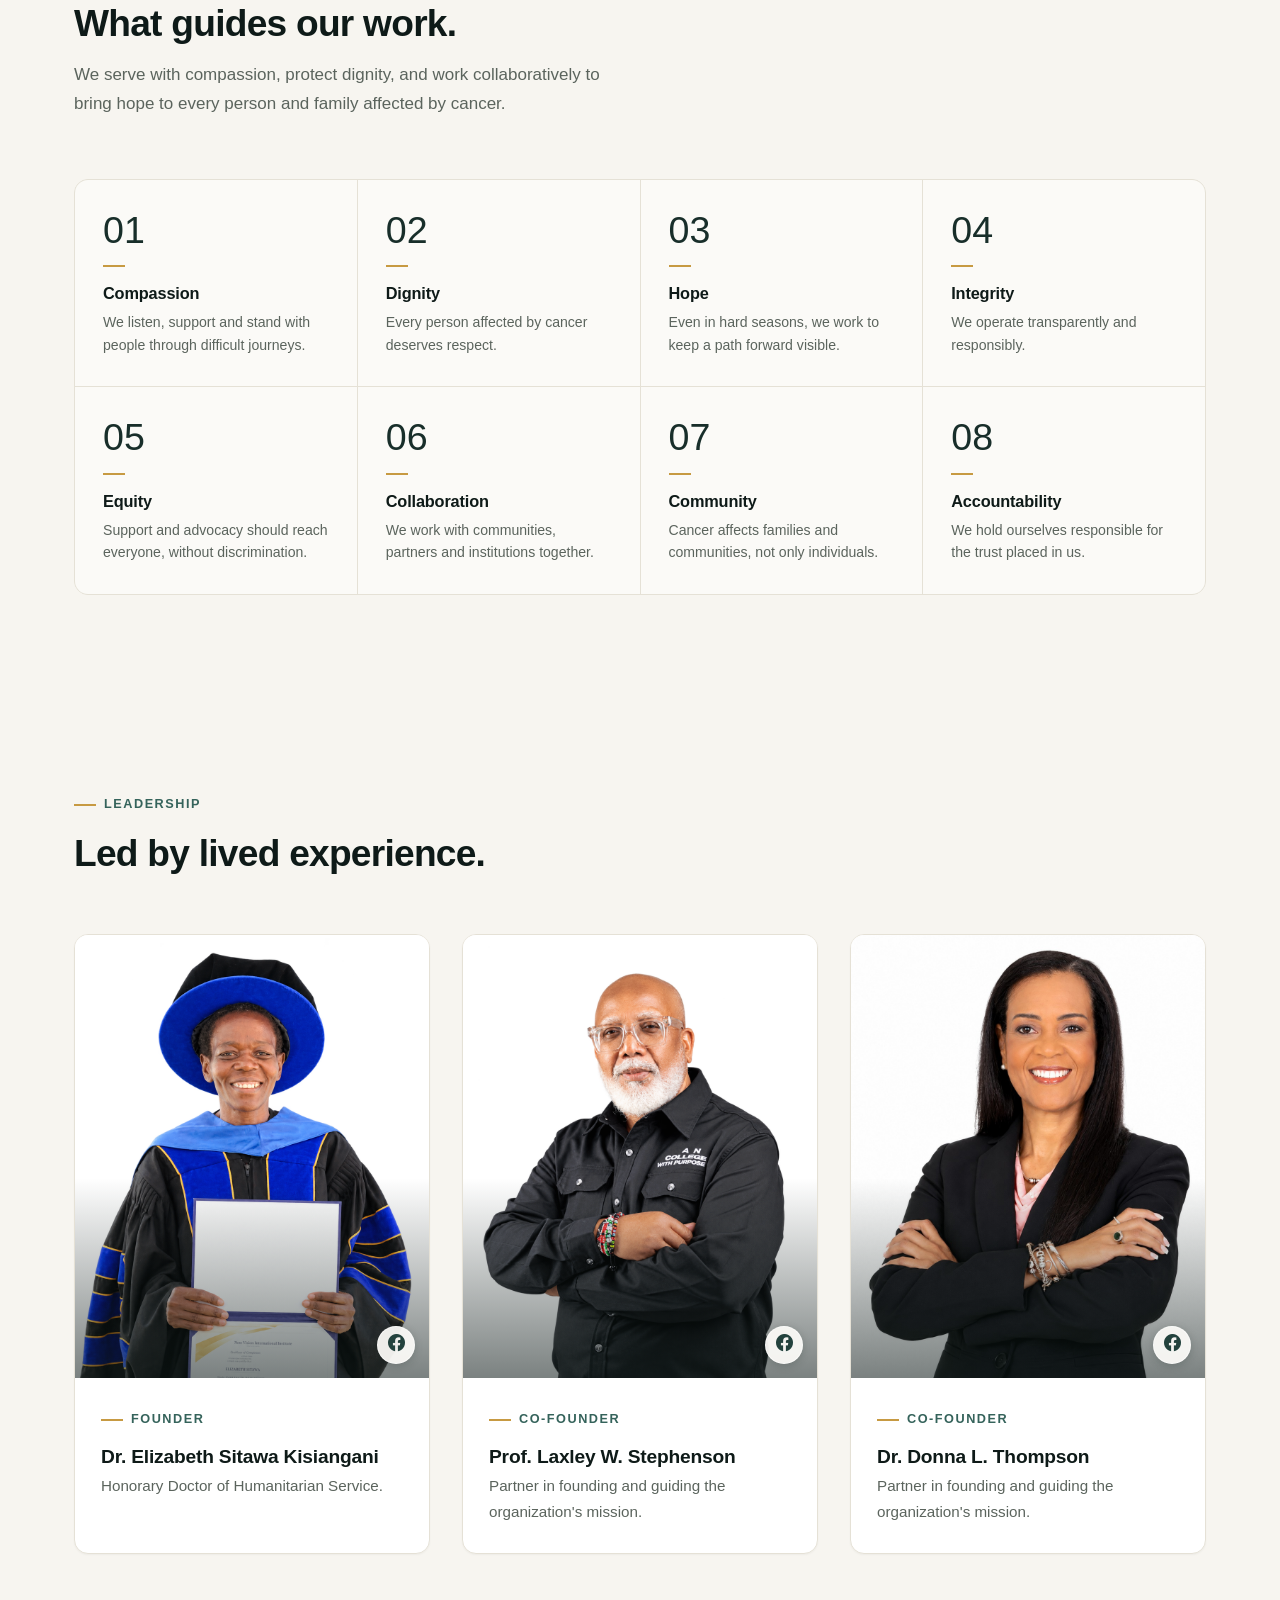
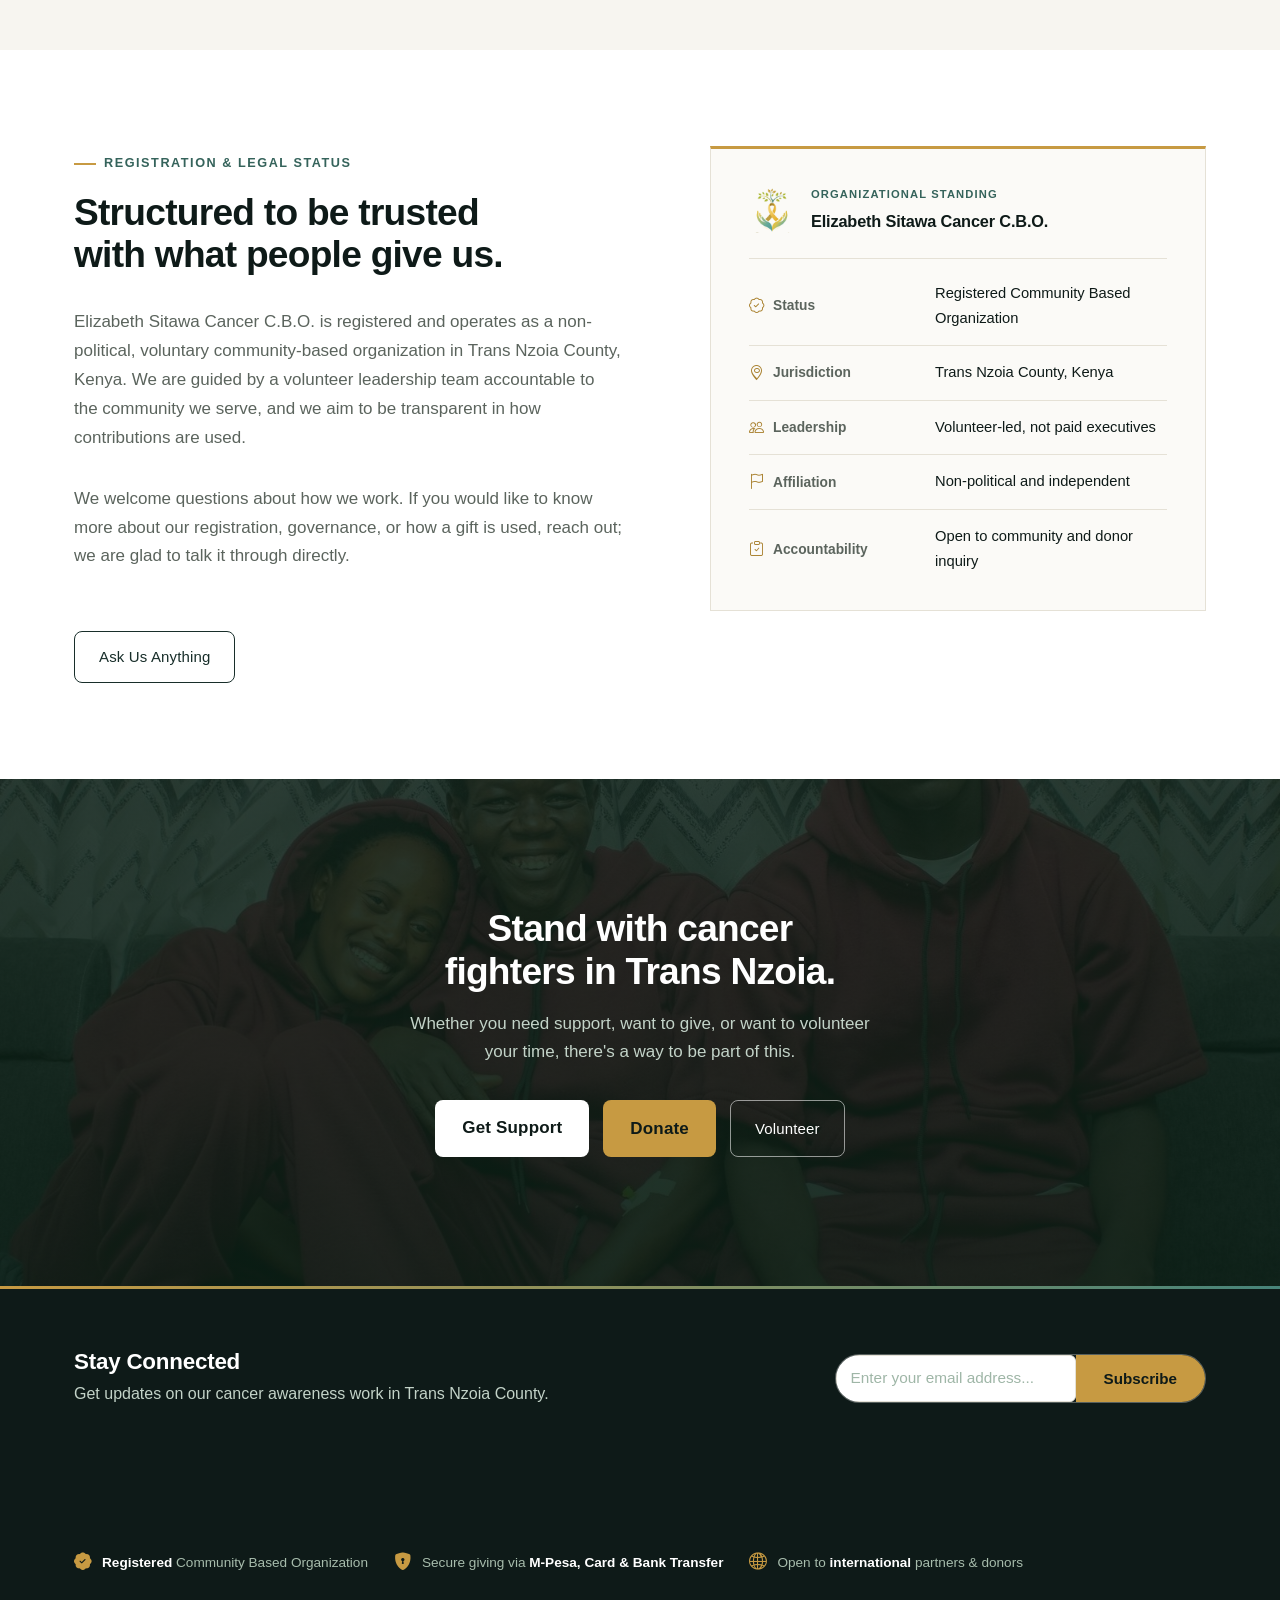
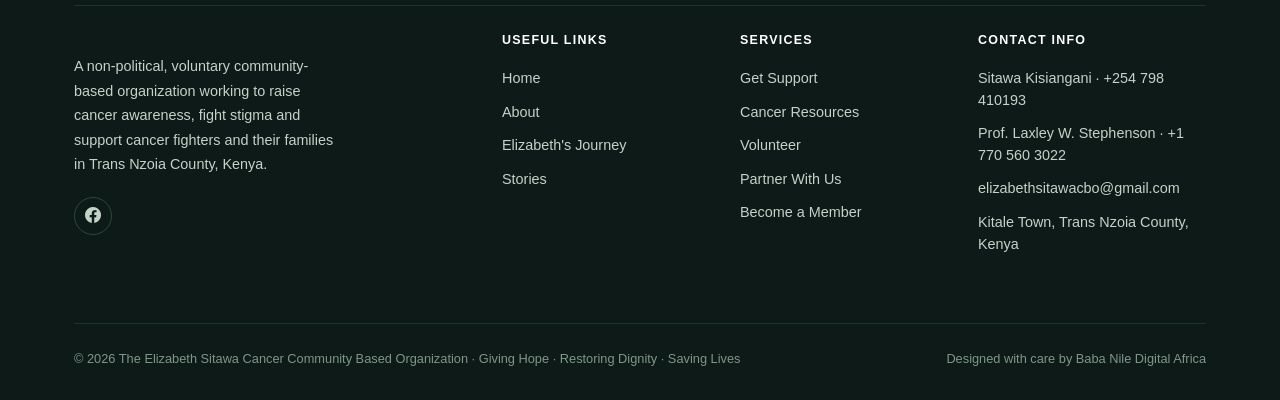
<file: about.html>
<!DOCTYPE html>
<html lang="en">
<head>
<meta charset="UTF-8">
<meta name="viewport" content="width=device-width, initial-scale=1.0">
<title>About Us | Elizabeth Sitawa Cancer C.B.O.</title>
<meta name="description" content="Learn about Elizabeth Sitawa Cancer C.B.O.'s vision, mission, values and governance, a community-based organization serving Trans Nzoia County, Kenya.">
<meta name="robots" content="index, follow">
<meta name="author" content="The Elizabeth Sitawa Cancer Community Based Organization">
<link rel="canonical" href="https://elizabethsitawacbo.org/about.html">

<!-- Open Graph / Facebook / WhatsApp -->
<meta property="og:type" content="website">
<meta property="og:site_name" content="Elizabeth Sitawa Cancer C.B.O.">
<meta property="og:locale" content="en_US">
<meta property="og:url" content="https://elizabethsitawacbo.org/about.html">
<meta property="og:title" content="About Us | Elizabeth Sitawa Cancer C.B.O.">
<meta property="og:description" content="Our vision, mission, values and governance as a community-based organization in Trans Nzoia County, Kenya.">
<meta property="og:image" content="https://elizabethsitawacbo.org/assets/outreach-hoodies.jpg">
<meta property="og:image:width" content="1200">
<meta property="og:image:height" content="630">
<meta property="og:image:alt" content="About Us | Elizabeth Sitawa Cancer C.B.O.">

<!-- Twitter -->
<meta name="twitter:card" content="summary_large_image">
<meta name="twitter:title" content="About Us | Elizabeth Sitawa Cancer C.B.O.">
<meta name="twitter:description" content="Our vision, mission, values and governance as a community-based organization in Trans Nzoia County, Kenya.">
<meta name="twitter:image" content="https://elizabethsitawacbo.org/assets/outreach-hoodies.jpg">

<!-- Favicons -->
<link rel="icon" href="assets/favicon/favicon.ico" sizes="any">
<link rel="icon" type="image/png" sizes="32x32" href="assets/favicon/favicon-32x32.png">
<link rel="icon" type="image/png" sizes="16x16" href="assets/favicon/favicon-16x16.png">
<link rel="apple-touch-icon" sizes="180x180" href="assets/favicon/apple-touch-icon.png">
<link rel="manifest" href="assets/favicon/site.webmanifest">
<meta name="theme-color" content="#0a1e15">
<link rel="preconnect" href="https://fonts.googleapis.com">
<link href="https://fonts.googleapis.com/css2?family=Manrope:wght@400;500;600;700;800&display=swap" rel="stylesheet">
<link rel="stylesheet" href="https://cdn.jsdelivr.net/npm/bootstrap-icons@1.11.3/font/bootstrap-icons.css">
<link rel="stylesheet" href="css/style.css">
<script type="application/ld+json">
{
  "@context": "https://schema.org",
  "@type": "BreadcrumbList",
  "itemListElement": [
    { "@type": "ListItem", "position": 1, "name": "Home", "item": "https://elizabethsitawacbo.org/" },
    { "@type": "ListItem", "position": 2, "name": "About Us", "item": "https://elizabethsitawacbo.org/about.html" }
  ]
}
</script>
</head>
<body>
<a href="#main" class="skip-link">Skip to content</a>

<div class="topbar">
  <div class="container topbar-inner">
    <div class="topbar-left">
      <a href="tel:+254798410193"><i class="bi bi-telephone"></i> +254 798 410193</a>
      <a href="mailto:elizabethsitawacbo@gmail.com"><i class="bi bi-envelope"></i> elizabethsitawacbo@gmail.com</a>
      <span class="topbar-loc"><i class="bi bi-geo-alt"></i> Kitale, Trans Nzoia County, Kenya</span>
    </div>
    <div class="topbar-right">
      <span class="topbar-badge"><i class="bi bi-patch-check-fill"></i> Registered C.B.O.</span>
      <a href="https://web.facebook.com/groups/1571981966731530" target="_blank" rel="noopener" aria-label="Facebook Community Group"><i class="bi bi-facebook"></i></a>
    </div>
  </div>
</div>
<header class="site-header">
  <nav class="nav container" aria-label="Primary">
    <a href="index.html" class="nav-brand">
      <img src="assets/logo.png" alt="The Elizabeth Sitawa Cancer Community Based Organization" decoding="async">
    </a>
    <ul class="nav-links" id="nav-links">
      <li><a href="index.html"><i class="bi bi-house"></i>Home</a></li>
      <li><a href="about.html" aria-current="page"><i class="bi bi-info-circle"></i>About</a></li>
      <li><a href="get-support.html"><i class="bi bi-life-preserver"></i>Get Support</a></li><li><button type="button" class="nav-donate-link" data-open-donate><i class="bi bi-heart"></i>Donate</button></li>
      <li><a href="cancer-awareness.html"><i class="bi bi-heart-pulse"></i>Cancer Resources</a></li>
      <li><a href="stories.html"><i class="bi bi-chat-square-heart"></i>Stories</a></li>
      <li><a href="get-involved.html"><i class="bi bi-people"></i>Get Involved</a></li>
      <li class="nav-mobile-cta"><a href="get-support.html#request" class="btn btn-line">Get Support</a></li>
    </ul>
    <div class="nav-cta">
      <button type="button" class="btn btn-gold" data-open-donate>Donate</button>
      <a href="get-support.html#request" class="btn btn-line">Get Support</a>
      <button class="nav-toggle" aria-label="Open menu" aria-expanded="false" aria-controls="nav-links">
        <i class="bi bi-list"></i>
      </button>
    </div>
  </nav>
</header>

<main id="main">

  <section class="page-hero" style="background-image:url('assets/outreach-hoodies.jpg');">
    <div class="container">
      <nav class="page-hero-breadcrumb" aria-label="Breadcrumb">
        <a href="index.html">Home</a><span class="sep">|</span><span class="current" aria-current="page">About Us</span>
      </nav>
      <h1>About Us</h1>
    </div>
  </section>

  <!-- OUR STORY -->
  <section class="section section--story">
    <div class="container">
      <div class="about-story-grid">
        <div class="story-collage">
          <img class="story-img-main" src="assets/hospital-bed-406.jpg" alt="Elizabeth Sitawa smiling while seated on her hospital bed during treatment" loading="lazy" decoding="async">
          <img class="story-img-accent" src="assets/hospital-portrait.jpg" alt="A patient at the hospital during treatment" loading="lazy" decoding="async">
          <div class="story-badge">
            <i class="bi bi-calendar-heart" aria-hidden="true"></i>
            <div><strong>2026</strong><span>Founded</span></div>
          </div>
        </div>
        <div class="story-copy">
          <span class="eyebrow">Who We Are</span>
          <h2 class="mt-1">Our story</h2>
          <p class="body-copy mt-2">Elizabeth Sitawa Cancer C.B.O. is a non-political, voluntary community-based organization registered and operating in Kitale Town, Trans Nzoia County, Kenya. The organization was founded to raise cancer awareness, challenge the stigma that surrounds a cancer diagnosis, advocate for the dignity of people affected by cancer, and mobilize support for individuals and families navigating the realities of the disease.</p>
          <p class="body-copy mt-2">Our work is rooted in a simple conviction: cancer should not be faced in silence, and the people who face it deserve a community that sees them, supports them, and stands beside them.</p>
          <a href="#vision-mission" class="btn btn-line" style="margin-top:28px;">Read Our Vision &amp; Mission</a>
        </div>
      </div>
    </div>
  </section>

  <!-- ELIZABETH'S STORY -->
  <section class="section">
    <div class="container">
      <div class="grid-2">
        <div class="reveal-left">
          <span class="eyebrow">Why We Exist</span>
          <h2 class="mt-1">The story of Elizabeth Sitawa.</h2>
          <p class="body-copy mt-2">Elizabeth Sitawa Kisiangani did not set out to start an organization. Her story begins like most do, in an ordinary life, until a cancer diagnosis interrupted it and asked something new of her.</p>
          <p class="body-copy mt-2">What is not in question is what she chose to do with it. Elizabeth did not carry her diagnosis privately. She spoke about it openly, first to her family, then to her community, and eventually publicly, at a time when doing so was neither easy nor common. That decision came from a simple conviction: that the fear and silence surrounding a cancer diagnosis were, in their own way, doing as much harm as the disease itself.</p>
          <p class="body-copy mt-2">That belief, carried through her own journey, is the reason this organization exists: to make sure the next person diagnosed in Trans Nzoia County is met with information instead of rumour, support instead of isolation, and dignity instead of stigma, a community standing with them, not a silence around them.</p>
          <p class="body-copy mt-2" style="color:var(--ink-soft); font-size:.92rem;">In recognition of this work, Elizabeth holds an Honorary Doctor of Humanitarian Service.</p>
          <a href="journey.html" class="btn btn-line mt-3">Read Elizabeth's Full Story</a>
        </div>
        <div class="reveal-right">
          <img src="assets/hospital-blue-gown.jpg" alt="Elizabeth Sitawa during her cancer treatment" loading="lazy" decoding="async">
        </div>
      </div>
    </div>
  </section>

  <!-- OUR PURPOSE -->
  <section class="section section--cream">
    <div class="container">
      <span class="eyebrow">Our Purpose</span>
      <h2 class="mt-1">Why we exist.</h2>
      <div class="purpose-grid mt-3">
        <div class="purpose-col">
          <span class="purpose-num">01</span>
          <h3>Why We Exist</h3>
          <p>Because people affected by cancer deserve information, dignity, support and hope, and should never have to face a diagnosis in silence.</p>
        </div>
        <div class="purpose-col">
          <span class="purpose-num">02</span>
          <h3>What We Do</h3>
          <p>Cancer education and awareness, early-detection awareness, psychosocial support, patient advocacy, community outreach and practical assistance.</p>
        </div>
        <div class="purpose-col">
          <span class="purpose-num">03</span>
          <h3>Who We Support</h3>
          <p>Cancer patients, survivors, caregivers, families and the wider community across Trans Nzoia County.</p>
        </div>
      </div>
    </div>
  </section>

  <!-- HOW WE WORK -->
  <section class="section">
    <div class="container">
      <span class="eyebrow">How We Work</span>
      <h2 class="mt-1" style="max-width:26ch;">Three principles behind everything we do.</h2>
      <div class="pillar-grid">
        <div class="pillar reveal">
          <div class="icon-badge"><i class="bi bi-people"></i></div>
          <h3>Community-Led</h3>
          <p>Our work is shaped by the people we serve, not designed at a distance from them. We listen first, and build our programs around what Trans Nzoia County actually needs.</p>
        </div>
        <div class="pillar reveal" style="--reveal-delay:80ms;">
          <div class="icon-badge"><i class="bi bi-diagram-3"></i></div>
          <h3>Partnership-Driven</h3>
          <p>Cancer support is stronger when organizations work together. We partner with local and international organizations that share our commitment to dignity and access.</p>
        </div>
        <div class="pillar reveal" style="--reveal-delay:160ms;">
          <div class="icon-badge"><i class="bi bi-geo-alt"></i></div>
          <h3>Locally Rooted</h3>
          <p>We are based in and accountable to Trans Nzoia County. Our team lives in the community it serves, which shapes how we build trust and show up consistently.</p>
        </div>
      </div>
    </div>
  </section>

  <!-- WHERE WE WORK -->
  <section class="section section--cream">
    <div class="container">
      <div class="grid-2">
        <div class="reveal-left contact-info-list">
          <span class="eyebrow">Where We Work</span>
          <h2 class="mt-1">Rooted in Trans Nzoia County.</h2>
          <p class="body-copy mt-2">Elizabeth Sitawa Cancer C.B.O. is headquartered in Kitale Town and serves cancer patients, survivors, caregivers and families across Trans Nzoia County, Kenya. As a locally rooted organization, our team lives in the community it serves, which shapes how we reach people, build trust, and stay accountable to the county we call home.</p>
          <div class="contact-info-item mt-3"><div class="icon-badge"><i class="bi bi-geo-alt"></i></div><div><strong>Headquarters</strong><span>Kitale Town, Trans Nzoia County, Kenya</span></div></div>
          <div class="contact-info-item"><div class="icon-badge"><i class="bi bi-map"></i></div><div><strong>Area Served</strong><span>Communities across Trans Nzoia County</span></div></div>
          <div class="contact-info-item"><div class="icon-badge"><i class="bi bi-people"></i></div><div><strong>Who We Reach</strong><span>Individuals, families and community groups affected by cancer</span></div></div>
        </div>
        <div class="reveal-right">
          <div class="map-embed">
            <iframe src="https://www.google.com/maps?q=Kitale,+Trans+Nzoia,+Kenya&output=embed" width="100%" height="100%" style="border:0;" allowfullscreen loading="lazy" referrerpolicy="no-referrer-when-downgrade" title="Map of Kitale, Trans Nzoia County, Kenya"></iframe>
          </div>
        </div>
      </div>
    </div>
  </section>

  <!-- VISION & MISSION -->
  <section class="section section--dark" id="vision-mission">
    <div class="container">
      <div class="vm-grid">
        <div class="vm-card">
          <span class="vm-mark" aria-hidden="true">&ldquo;</span>
          <span class="eyebrow">Our Vision</span>
          <p class="vm-text">A compassionate and informed community where no one faces cancer alone and every person affected by cancer has access to hope, dignity, support, and the opportunity to thrive.</p>
        </div>
        <div class="vm-card vm-card--accent">
          <span class="vm-mark" aria-hidden="true">&ldquo;</span>
          <span class="eyebrow">Our Mission</span>
          <p class="vm-text">The Elizabeth Sitawa Cancer Community Based Organization exists to support cancer patients, survivors, caregivers, and families through education, early-detection awareness, psychosocial support, patient advocacy, community outreach, and strategic partnerships that improve access to care and quality of life.</p>
        </div>
      </div>
    </div>
  </section>

  <!-- VALUES -->
  <section class="section section--cream" id="values">
    <div class="container">
      <span class="eyebrow">Our Values</span>
      <h2 class="mt-1">What guides our work.</h2>
      <p class="body-copy mt-1" style="max-width:60ch; color:var(--ink-soft);">We serve with compassion, protect dignity, and work collaboratively to bring hope to every person and family affected by cancer.</p>
      <div class="values-grid mt-3">
        <div class="value-card">
          <span class="value-card-num">01</span>
          <span class="value-card-rule"></span>
          <h3>Compassion</h3>
          <p>We listen, support and stand with people through difficult journeys.</p>
        </div>
        <div class="value-card">
          <span class="value-card-num">02</span>
          <span class="value-card-rule"></span>
          <h3>Dignity</h3>
          <p>Every person affected by cancer deserves respect.</p>
        </div>
        <div class="value-card">
          <span class="value-card-num">03</span>
          <span class="value-card-rule"></span>
          <h3>Hope</h3>
          <p>Even in hard seasons, we work to keep a path forward visible.</p>
        </div>
        <div class="value-card">
          <span class="value-card-num">04</span>
          <span class="value-card-rule"></span>
          <h3>Integrity</h3>
          <p>We operate transparently and responsibly.</p>
        </div>
        <div class="value-card">
          <span class="value-card-num">05</span>
          <span class="value-card-rule"></span>
          <h3>Equity</h3>
          <p>Support and advocacy should reach everyone, without discrimination.</p>
        </div>
        <div class="value-card">
          <span class="value-card-num">06</span>
          <span class="value-card-rule"></span>
          <h3>Collaboration</h3>
          <p>We work with communities, partners and institutions together.</p>
        </div>
        <div class="value-card">
          <span class="value-card-num">07</span>
          <span class="value-card-rule"></span>
          <h3>Community</h3>
          <p>Cancer affects families and communities, not only individuals.</p>
        </div>
        <div class="value-card">
          <span class="value-card-num">08</span>
          <span class="value-card-rule"></span>
          <h3>Accountability</h3>
          <p>We hold ourselves responsible for the trust placed in us.</p>
        </div>
      </div>
    </div>
  </section>

  <!-- LEADERSHIP -->
  <section class="section section--cream">
    <div class="container">
      <span class="eyebrow">Leadership</span>
      <h2 class="mt-1" style="max-width:28ch;">Led by lived experience.</h2>
      <div class="leader-grid mt-3">
        <div class="leader-card reveal">
          <div class="leader-card-media">
            <img src="assets/elizabeth-graduation.png" alt="Dr. Elizabeth Sitawa Kisiangani, Founder" loading="lazy" decoding="async">
            <a class="leader-card-fb" href="https://web.facebook.com/Drsitawa.kisiangani" target="_blank" rel="noopener" aria-label="Dr. Elizabeth Sitawa Kisiangani on Facebook"><i class="bi bi-facebook"></i></a>
          </div>
          <div class="leader-card-body">
            <span class="eyebrow">Founder</span>
            <h3 class="mt-1">Dr. Elizabeth Sitawa Kisiangani</h3>
            <p>Honorary Doctor of Humanitarian Service.</p>
          </div>
        </div>
        <div class="leader-card reveal" style="--reveal-delay:100ms;">
          <div class="leader-card-media">
            <img src="assets/laxley-portrait.png" alt="Prof. Laxley W. Stephenson, Co-Founder" loading="lazy" decoding="async">
            <a class="leader-card-fb" href="https://web.facebook.com/Drlaxley" target="_blank" rel="noopener" aria-label="Prof. Laxley W. Stephenson on Facebook"><i class="bi bi-facebook"></i></a>
          </div>
          <div class="leader-card-body">
            <span class="eyebrow">Co-Founder</span>
            <h3 class="mt-1">Prof. Laxley W. Stephenson</h3>
            <p>Partner in founding and guiding the organization's mission.</p>
          </div>
        </div>
        <div class="leader-card reveal" style="--reveal-delay:200ms;">
          <div class="leader-card-media">
            <img src="assets/donna-thompson-portrait.jpg" alt="Dr. Donna L. Thompson, Co-Founder" loading="lazy" decoding="async">
            <a class="leader-card-fb" href="https://web.facebook.com/dl.thompson.35" target="_blank" rel="noopener" aria-label="Dr. Donna L. Thompson on Facebook"><i class="bi bi-facebook"></i></a>
          </div>
          <div class="leader-card-body">
            <span class="eyebrow">Co-Founder</span>
            <h3 class="mt-1">Dr. Donna L. Thompson</h3>
            <p>Partner in founding and guiding the organization's mission.</p>
          </div>
        </div>
      </div>
    </div>
  </section>

  <!-- GOVERNANCE & ACCOUNTABILITY -->
  <section class="section registration-section">
    <div class="container">
      <div class="registration-layout">
        <div class="reveal-left registration-text">
          <span class="eyebrow">Registration &amp; Legal Status</span>
          <h2 class="mt-1">Structured to be trusted with what people give us.</h2>
          <p class="body-copy mt-2">Elizabeth Sitawa Cancer C.B.O. is registered and operates as a non-political, voluntary community-based organization in Trans Nzoia County, Kenya. We are guided by a volunteer leadership team accountable to the community we serve, and we aim to be transparent in how contributions are used.</p>
          <p class="body-copy mt-2">We welcome questions about how we work. If you would like to know more about our registration, governance, or how a gift is used, reach out; we are glad to talk it through directly.</p>
          <a href="get-involved.html#contact" class="btn btn-line mt-3">Ask Us Anything</a>
        </div>
        <div class="reveal-right registration-panel">
          <div class="registration-panel-head">
            <img src="assets/logo-icon.png" alt="" class="registration-seal" loading="lazy" decoding="async">
            <div>
              <span class="registration-panel-eyebrow">Organizational Standing</span>
              <strong>Elizabeth Sitawa Cancer C.B.O.</strong>
            </div>
          </div>
          <dl class="registration-facts">
            <div class="registration-fact">
              <dt><i class="bi bi-patch-check"></i>Status</dt>
              <dd>Registered Community Based Organization</dd>
            </div>
            <div class="registration-fact">
              <dt><i class="bi bi-geo-alt"></i>Jurisdiction</dt>
              <dd>Trans Nzoia County, Kenya</dd>
            </div>
            <div class="registration-fact">
              <dt><i class="bi bi-people"></i>Leadership</dt>
              <dd>Volunteer-led, not paid executives</dd>
            </div>
            <div class="registration-fact">
              <dt><i class="bi bi-flag"></i>Affiliation</dt>
              <dd>Non-political and independent</dd>
            </div>
            <div class="registration-fact">
              <dt><i class="bi bi-clipboard-check"></i>Accountability</dt>
              <dd>Open to community and donor inquiry</dd>
            </div>
          </dl>
        </div>
      </div>
    </div>
  </section>

  <!-- PRE-FOOTER CTA -->
  <section class="cta-band" style="background-image:url('assets/family-couch.jpg');">
    <div class="container reveal">
      <h2>Stand with cancer fighters in Trans Nzoia.</h2>
      <p>Whether you need support, want to give, or want to volunteer your time, there's a way to be part of this.</p>
      <div class="cta-actions">
        <a href="get-support.html" class="btn btn-white">Get Support</a>
        <button type="button" class="btn btn-gold" data-open-donate>Donate</button>
        <a href="get-involved.html#volunteer" class="btn btn-line-white">Volunteer</a>
      </div>
    </div>
  </section>

</main>

<div class="newsletter">
  <div class="container newsletter-inner">
    <div>
      <h3>Stay Connected</h3>
      <p>Get updates on our cancer awareness work in Trans Nzoia County.</p>
    </div>
    <form class="newsletter-form" onsubmit="event.preventDefault(); this.reset(); this.querySelector('input').placeholder='Thank you!';">
      <input type="email" placeholder="Enter your email address..." required>
      <button type="submit">Subscribe</button>
    </form>
  </div>
</div>

<footer class="site-footer">
  <div class="container">
    <div class="footer-trust">
      <div class="footer-trust-item"><i class="bi bi-patch-check-fill"></i><span><strong>Registered</strong> Community Based Organization</span></div>
      <div class="footer-trust-item"><i class="bi bi-shield-lock-fill"></i><span>Secure giving via <strong>M-Pesa, Card &amp; Bank Transfer</strong></span></div>
      <div class="footer-trust-item"><i class="bi bi-globe2"></i><span>Open to <strong>international</strong> partners &amp; donors</span></div>
    </div>
    <div class="footer-grid">
      <div>
        <div class="footer-brand">
          <span class="footer-logo-badge"><img src="assets/logo.png" alt="The Elizabeth Sitawa Cancer Community Based Organization" decoding="async"></span>
          <span>Elizabeth Sitawa Cancer C.B.O.</span>
        </div>
        <p style="max-width:34ch; font-size:.9rem;">A non-political, voluntary community-based organization working to raise cancer awareness, fight stigma and support cancer fighters and their families in Trans Nzoia County, Kenya.</p>
        <div class="footer-social">
          <a href="https://web.facebook.com/groups/1571981966731530" target="_blank" rel="noopener" aria-label="Facebook Community Group"><i class="bi bi-facebook"></i></a>
        </div>
      </div>
      <div class="footer-col">
        <h4>Useful Links</h4>
        <ul>
          <li><a href="index.html">Home</a></li>
          <li><a href="about.html">About</a></li>
          <li><a href="journey.html">Elizabeth's Journey</a></li>
          <li><a href="stories.html">Stories</a></li>
        </ul>
      </div>
      <div class="footer-col">
        <h4>Services</h4>
        <ul>
          <li><a href="get-support.html">Get Support</a></li>
          <li><a href="cancer-awareness.html">Cancer Resources</a></li>
          <li><a href="get-involved.html#volunteer">Volunteer</a></li>
          <li><a href="get-involved.html#partner">Partner With Us</a></li>
          <li><a href="get-involved.html#membership">Become a Member</a></li>
        </ul>
      </div>
      <div class="footer-col">
        <h4>Contact Info</h4>
        <ul>
          <li><a href="tel:+254798410193">Sitawa Kisiangani &middot; +254 798 410193</a></li>
          <li><a href="tel:+17705603022">Prof. Laxley W. Stephenson &middot; +1 770 560 3022</a></li>
          <li><a href="mailto:elizabethsitawacbo@gmail.com">elizabethsitawacbo@gmail.com</a></li>
          <li>Kitale Town, Trans Nzoia County, Kenya</li>
        </ul>
      </div>
    </div>
    <div class="footer-bottom">
      <span>&copy; 2026 The Elizabeth Sitawa Cancer Community Based Organization · Giving Hope · Restoring Dignity · Saving Lives</span>
      <span>Designed with care by Baba Nile Digital Africa</span>
    </div>
  </div>
</footer>

<div class="donate-overlay" id="donate-overlay">
  <div class="donate-modal" role="dialog" aria-modal="true" aria-labelledby="donate-title">
    <button type="button" class="donate-close" id="donate-close" aria-label="Close donation dialog"><i class="bi bi-x-lg"></i></button>
    <div class="donate-grid">

      <div class="donate-side">
        <img class="donate-side-img" src="assets/hospital-portrait.jpg" alt="A supporter visiting a cancer patient in hospital" loading="lazy" decoding="async">
        <div class="donate-side-body">
          <img class="donate-side-logo" src="assets/logo.png" alt="The Elizabeth Sitawa Cancer Community Based Organization">
          <h4>Support Someone Through Their Cancer Journey</h4>
          <p>Your gift helps provide education, awareness, advocacy and practical support to people and families affected by cancer in Trans Nzoia County.</p>
          <span class="donate-side-tagline">Giving Hope &middot; Restoring Dignity &middot; Saving Lives</span>
        </div>
      </div>

      <div class="donate-form-side">

        <div class="donate-progress" aria-hidden="true"><div class="donate-progress-bar" id="donate-progress-bar"></div></div>

        <!-- STEP 1: amount, frequency, purpose, payment method -->
        <div id="donate-step-1">
          <h3 id="donate-title">Give Today</h3>
          <div class="donate-step-scroll">

          <span class="donate-field-label" style="margin-top:0;">Frequency</span>
          <div class="freq-toggle">
            <button type="button" class="freq-btn active" data-freq="One-time">Give once</button>
            <button type="button" class="freq-btn" data-freq="Monthly"><i class="bi bi-heart-fill"></i> Monthly</button>
          </div>

          <span class="donate-field-label">Amount</span>
          <div class="amount-grid" id="amount-grid"></div>
          <div class="amount-display" id="amount-display-wrap">
            <input type="text" inputmode="decimal" id="amount-custom" placeholder="Enter amount" aria-describedby="err-amount">
            <select id="currency-select" aria-label="Currency">
              <option value="KES" data-symbol="KES ">KES</option>
              <option value="USD" data-symbol="$">USD</option>
              <option value="GBP" data-symbol="&pound;">GBP</option>
              <option value="EUR" data-symbol="&euro;">EUR</option>
            </select>
          </div>
          <span class="field-error" id="err-amount"></span>

          <span class="donate-field-label">What would you like to support?</span>
          <select class="donate-select" id="donate-purpose">
            <option>Where the need is greatest</option>
            <option>Sponsor a patient</option>
            <option>Support transportation</option>
            <option>Provide nutrition assistance</option>
            <option>Support community screening</option>
            <option>Support caregiver services</option>
            <option>Sponsor an awareness event</option>
          </select>

          <span class="donate-field-label">Payment method</span>
          <div class="payment-methods" role="group" aria-label="Choose payment method">
            <button type="button" class="payment-method active" data-method="M-Pesa">
              <i class="bi bi-phone"></i>
              <span><strong>M-Pesa</strong><small>Mobile money</small></span>
            </button>
            <button type="button" class="payment-method" data-method="Card">
              <i class="bi bi-credit-card"></i>
              <span><strong>Card</strong><small>Visa / Mastercard</small></span>
            </button>
            <button type="button" class="payment-method" data-method="Bank Transfer">
              <i class="bi bi-bank"></i>
              <span><strong>Bank Transfer</strong><small>Direct contribution</small></span>
            </button>
          </div>

          <div class="check-row mt-2">
            <input type="checkbox" id="donate-dedicate">
            <label for="donate-dedicate" style="font-weight:400;">Dedicate this donation</label>
          </div>
          <input type="text" id="donate-honoree" class="donate-honoree-input" placeholder="Honoree full name" hidden>

          </div>
          <div class="donate-actions">
            <button type="button" class="btn btn-dark" id="donate-step1-continue">Continue <i class="bi bi-arrow-right" aria-hidden="true"></i></button>
          </div>
        </div>

        <!-- STEP 2: donor details -->
        <div id="donate-step-2" hidden>
          <button type="button" class="donate-back-link" id="donate-back-1"><i class="bi bi-arrow-left"></i> Back</button>
          <h3>Enter your details</h3>
          <div class="donate-step-scroll">

          <div class="form-grid" style="gap:14px;">
            <div class="field">
              <label for="donor-first">First name</label>
              <input type="text" id="donor-first" autocomplete="given-name" aria-describedby="err-donor-first">
              <span class="field-error" id="err-donor-first"></span>
            </div>
            <div class="field">
              <label for="donor-last">Last name</label>
              <input type="text" id="donor-last" autocomplete="family-name" aria-describedby="err-donor-last">
              <span class="field-error" id="err-donor-last"></span>
            </div>
            <div class="field full">
              <label for="donor-email">Email address</label>
              <input type="email" id="donor-email" autocomplete="email" aria-describedby="err-donor-email">
              <span class="field-error" id="err-donor-email"></span>
            </div>
            <div class="field full"><label for="donor-phone">Phone <span class="hint">Optional</span></label><input type="tel" id="donor-phone" autocomplete="tel"></div>
          </div>
          <div class="check-row mt-2"><input type="checkbox" id="donor-org"><label for="donor-org" style="font-weight:400;">Donate as an organization</label></div>
          <input type="text" id="donor-org-name" class="donate-honoree-input" placeholder="Organization name" hidden>
          <div class="check-row"><input type="checkbox" id="donor-anon"><label for="donor-anon" style="font-weight:400;">Donate anonymously</label></div>
          <div class="check-row"><input type="checkbox" id="donor-subscribe" checked><label for="donor-subscribe" style="font-weight:400;">Subscribe to receive updates</label></div>
          <div class="check-row"><input type="checkbox" id="donor-terms"><label for="donor-terms" style="font-weight:400;">I agree to the Terms and Privacy Policy</label></div>
          <span class="field-error" id="err-donor-terms"></span>

          </div>
          <div class="donate-actions">
            <button type="button" class="btn btn-dark" id="donate-step2-continue">Continue</button>
          </div>
        </div>

        <!-- STEP 3: honest handoff (no fake payment) -->
        <div id="donate-result-view" hidden>
          <button type="button" class="donate-back-link" id="donate-back-2"><i class="bi bi-arrow-left"></i> Back</button>
          <h3>Complete your gift</h3>
          <div class="donate-step-scroll">
          <div class="disclaimer-box">
            <strong id="donate-result-summary"></strong><br><br>
            Online payment is being finalized. To complete this contribution now, please contact us directly and we'll confirm the best way to receive it:<br><br>
            <a href="tel:+254798410193">Sitawa Kisiangani &middot; +254 798 410193</a><br>
            <a href="tel:+17705603022">Prof. Laxley W. Stephenson &middot; +1 770 560 3022</a>
          </div>
          </div>
        </div>

      </div>
    </div>
  </div>
</div>
</div>
</div>
<script src="js/main.js"></script>
</body>
</html>
</file>
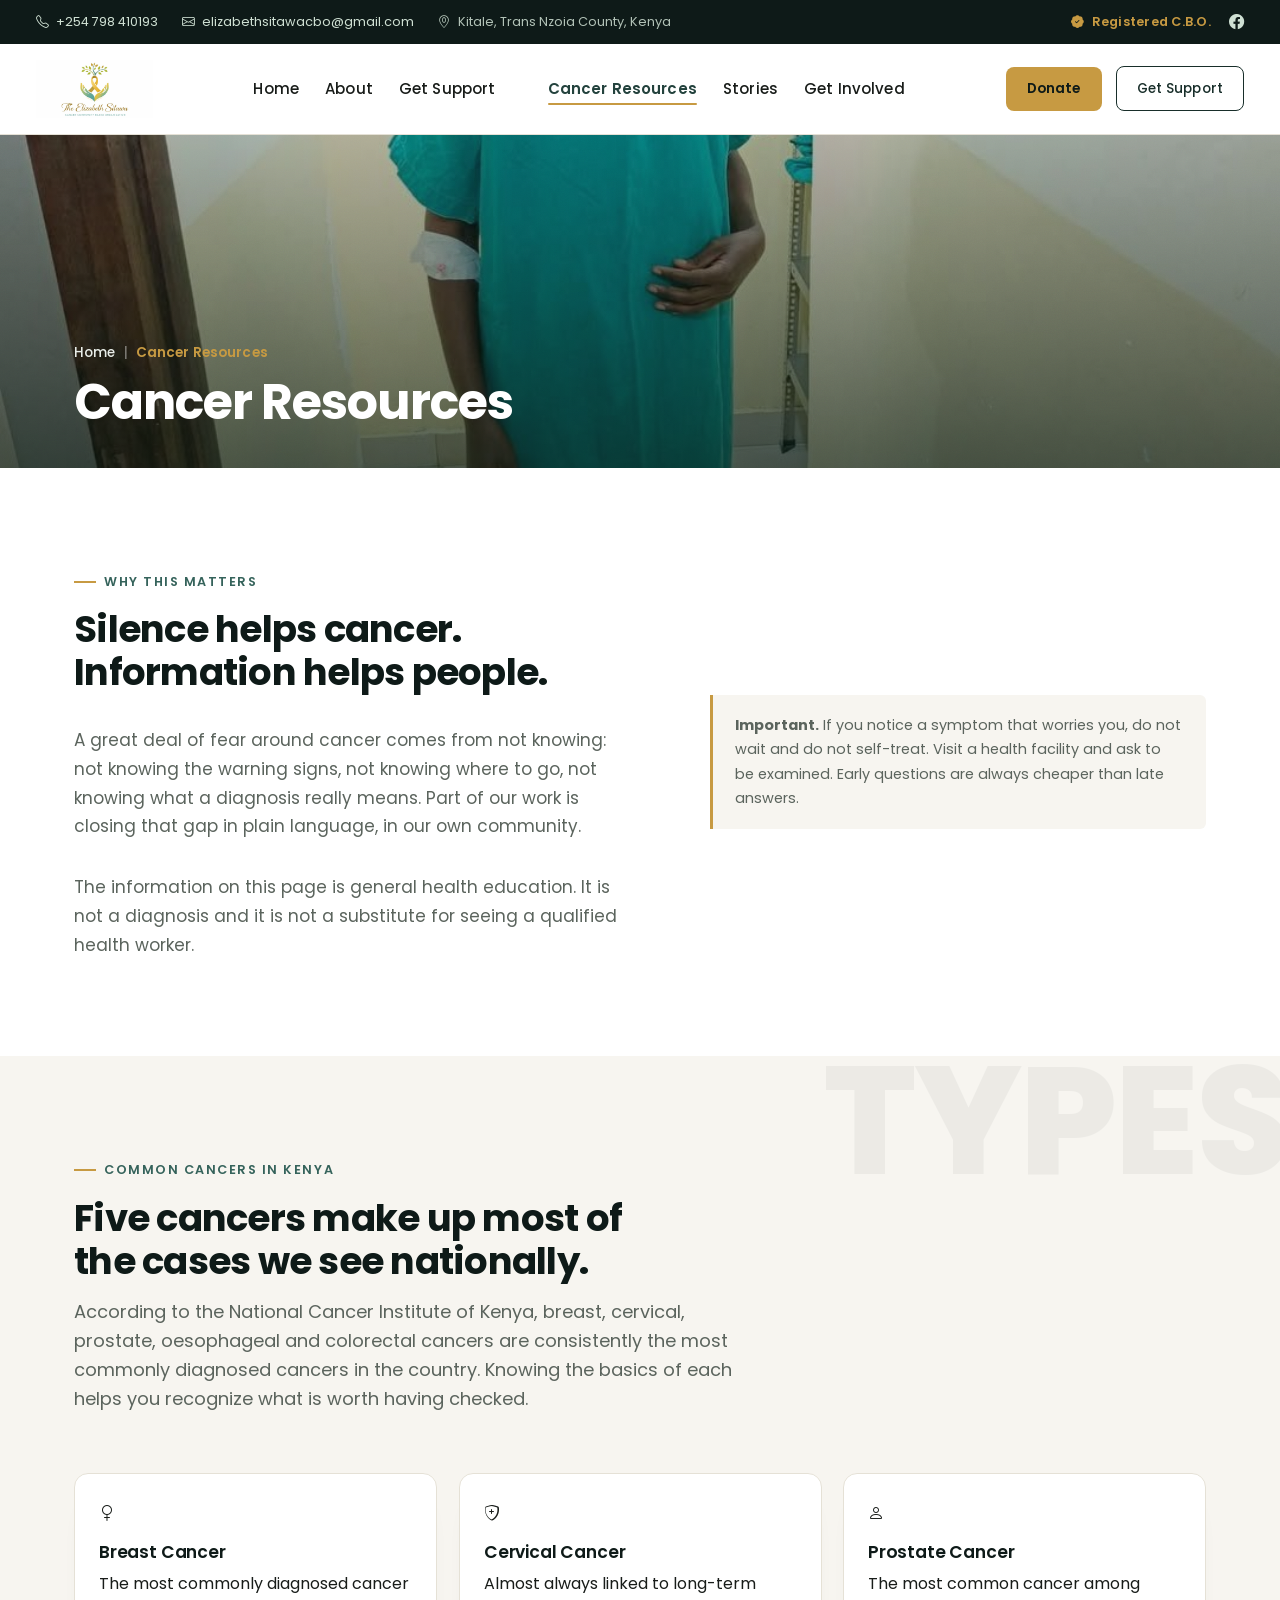
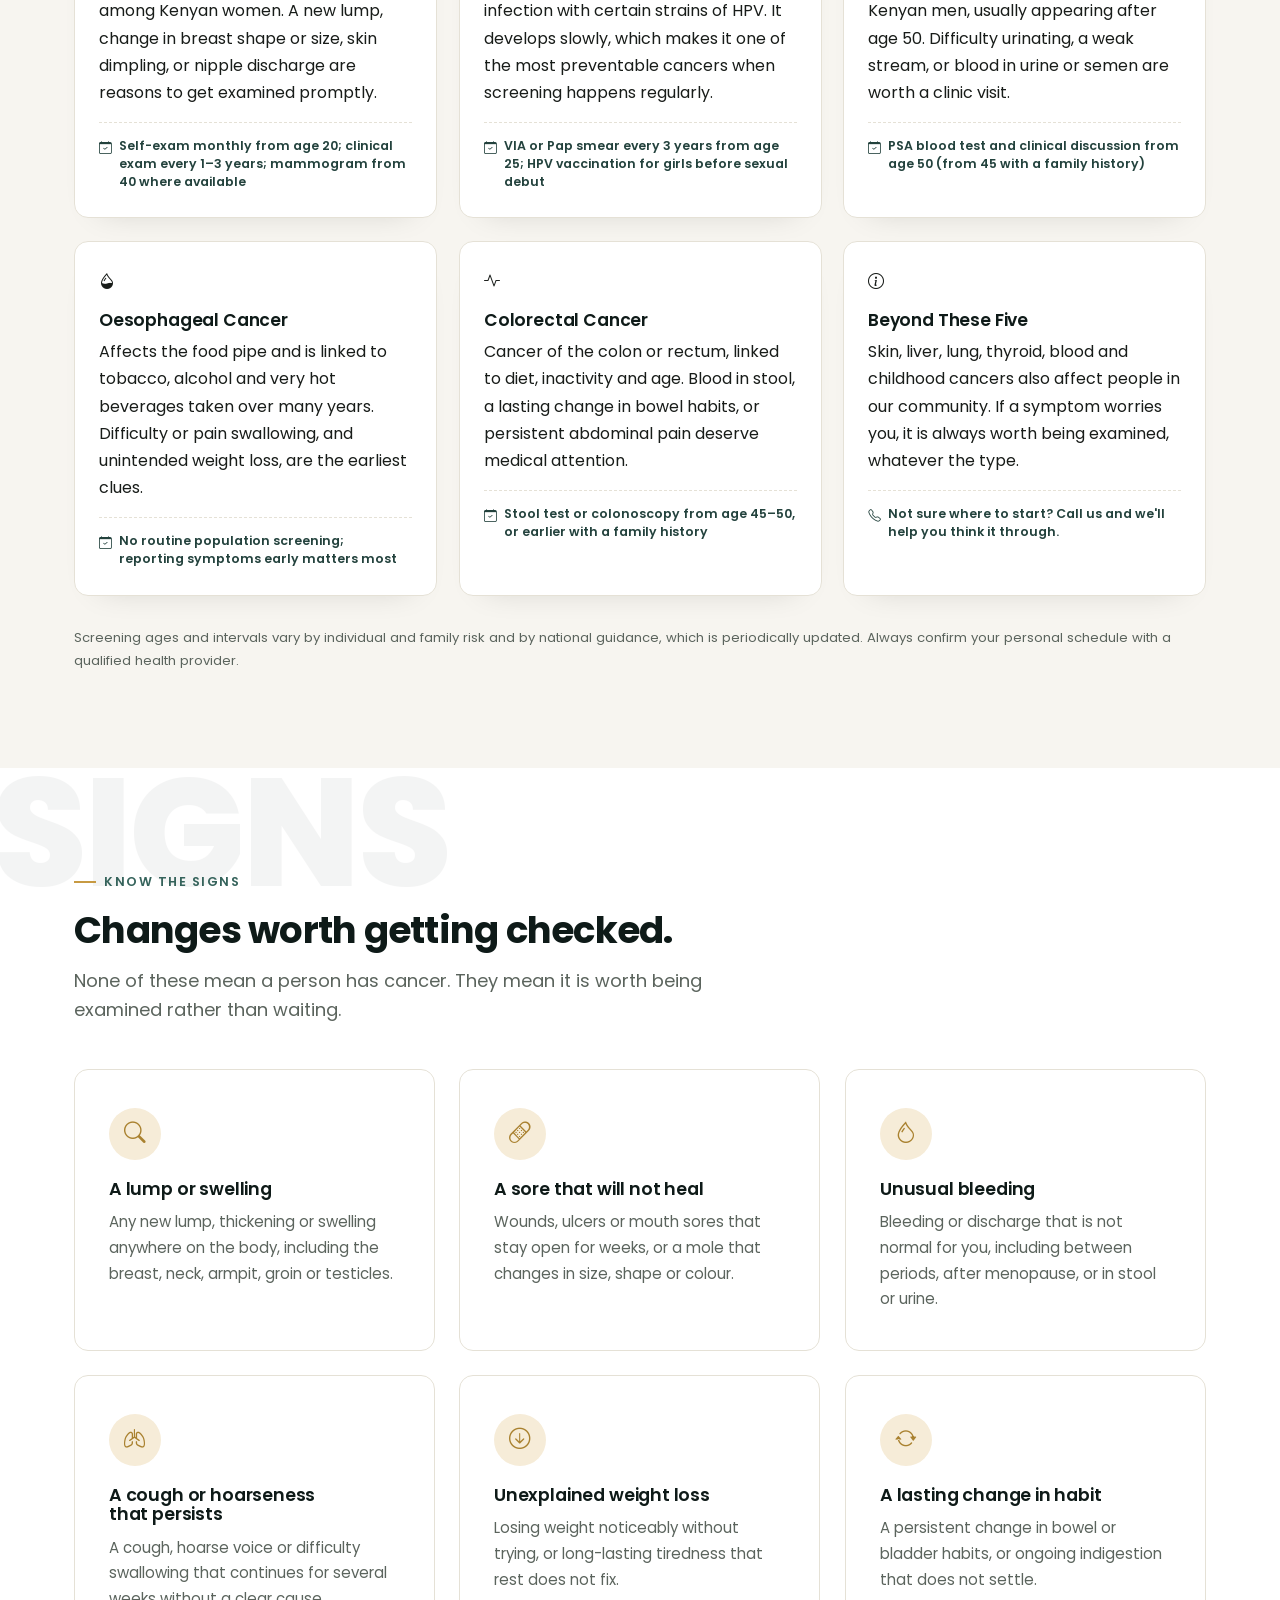
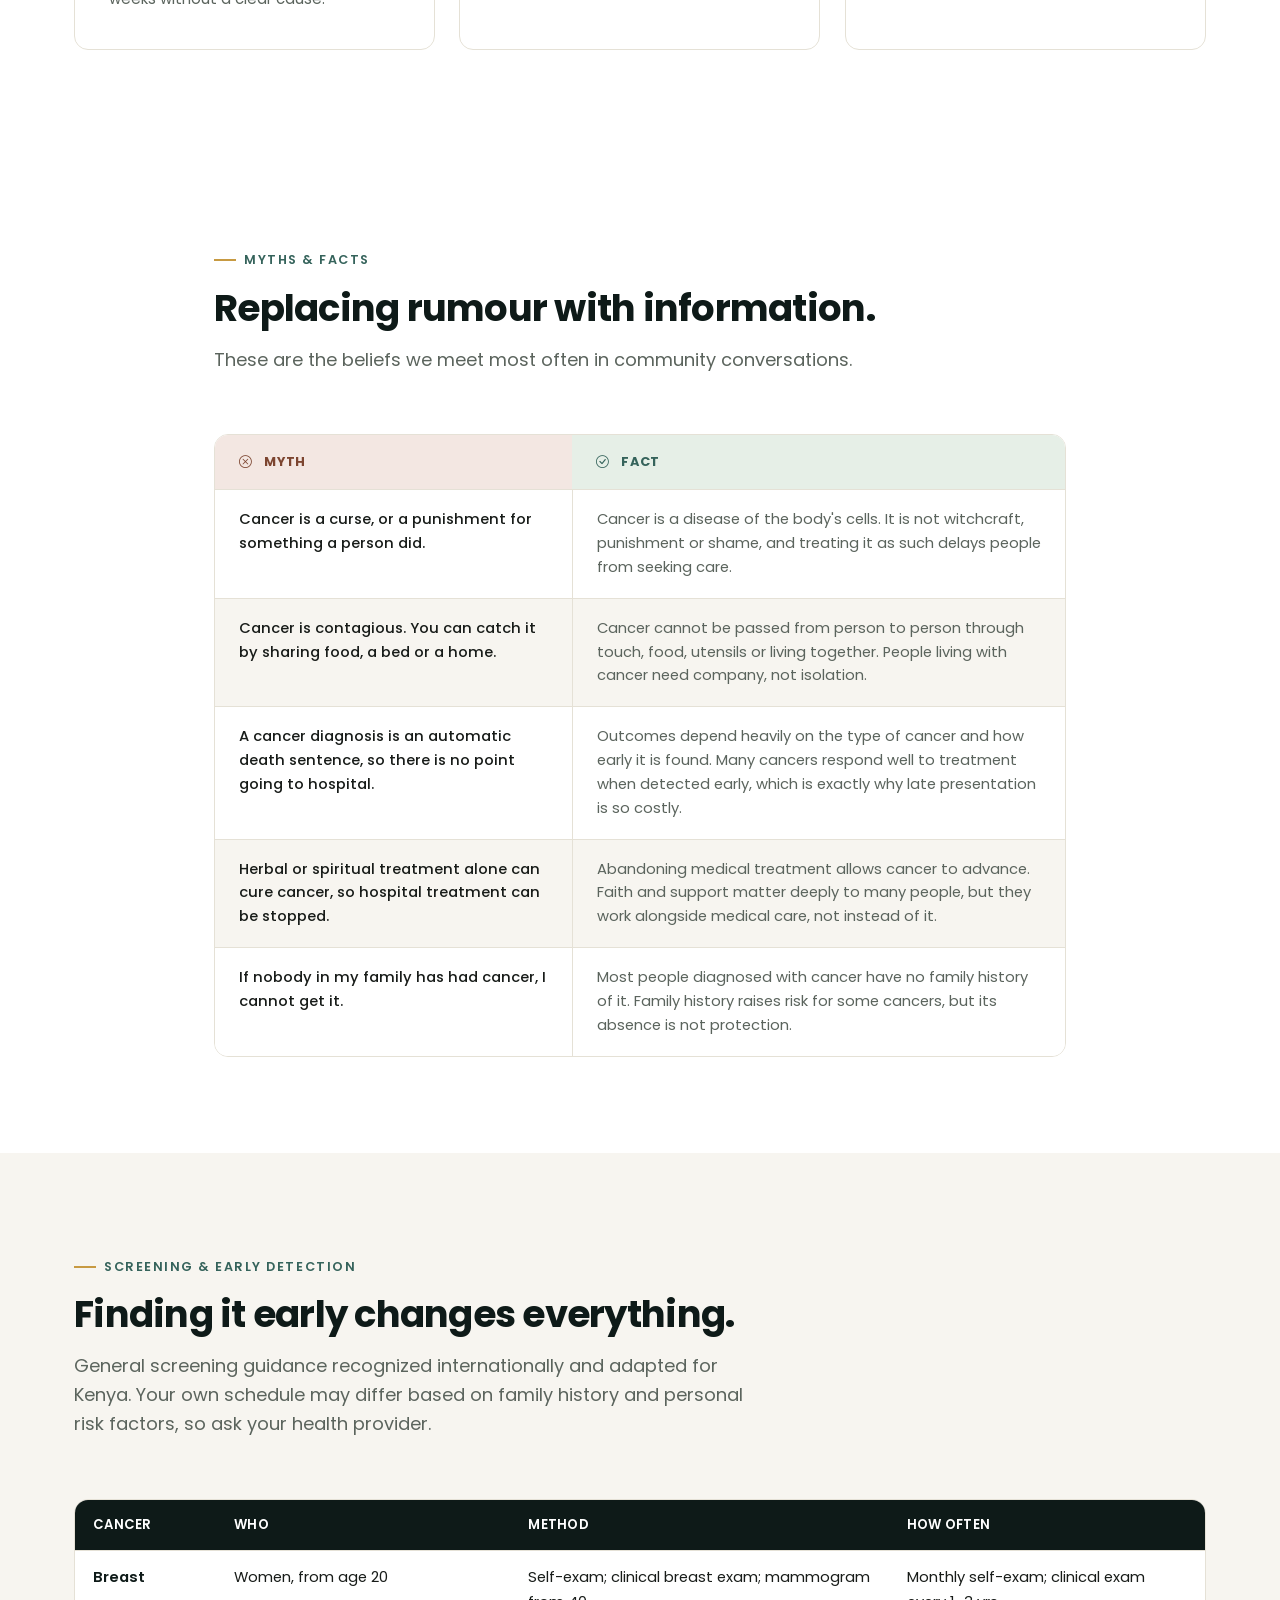
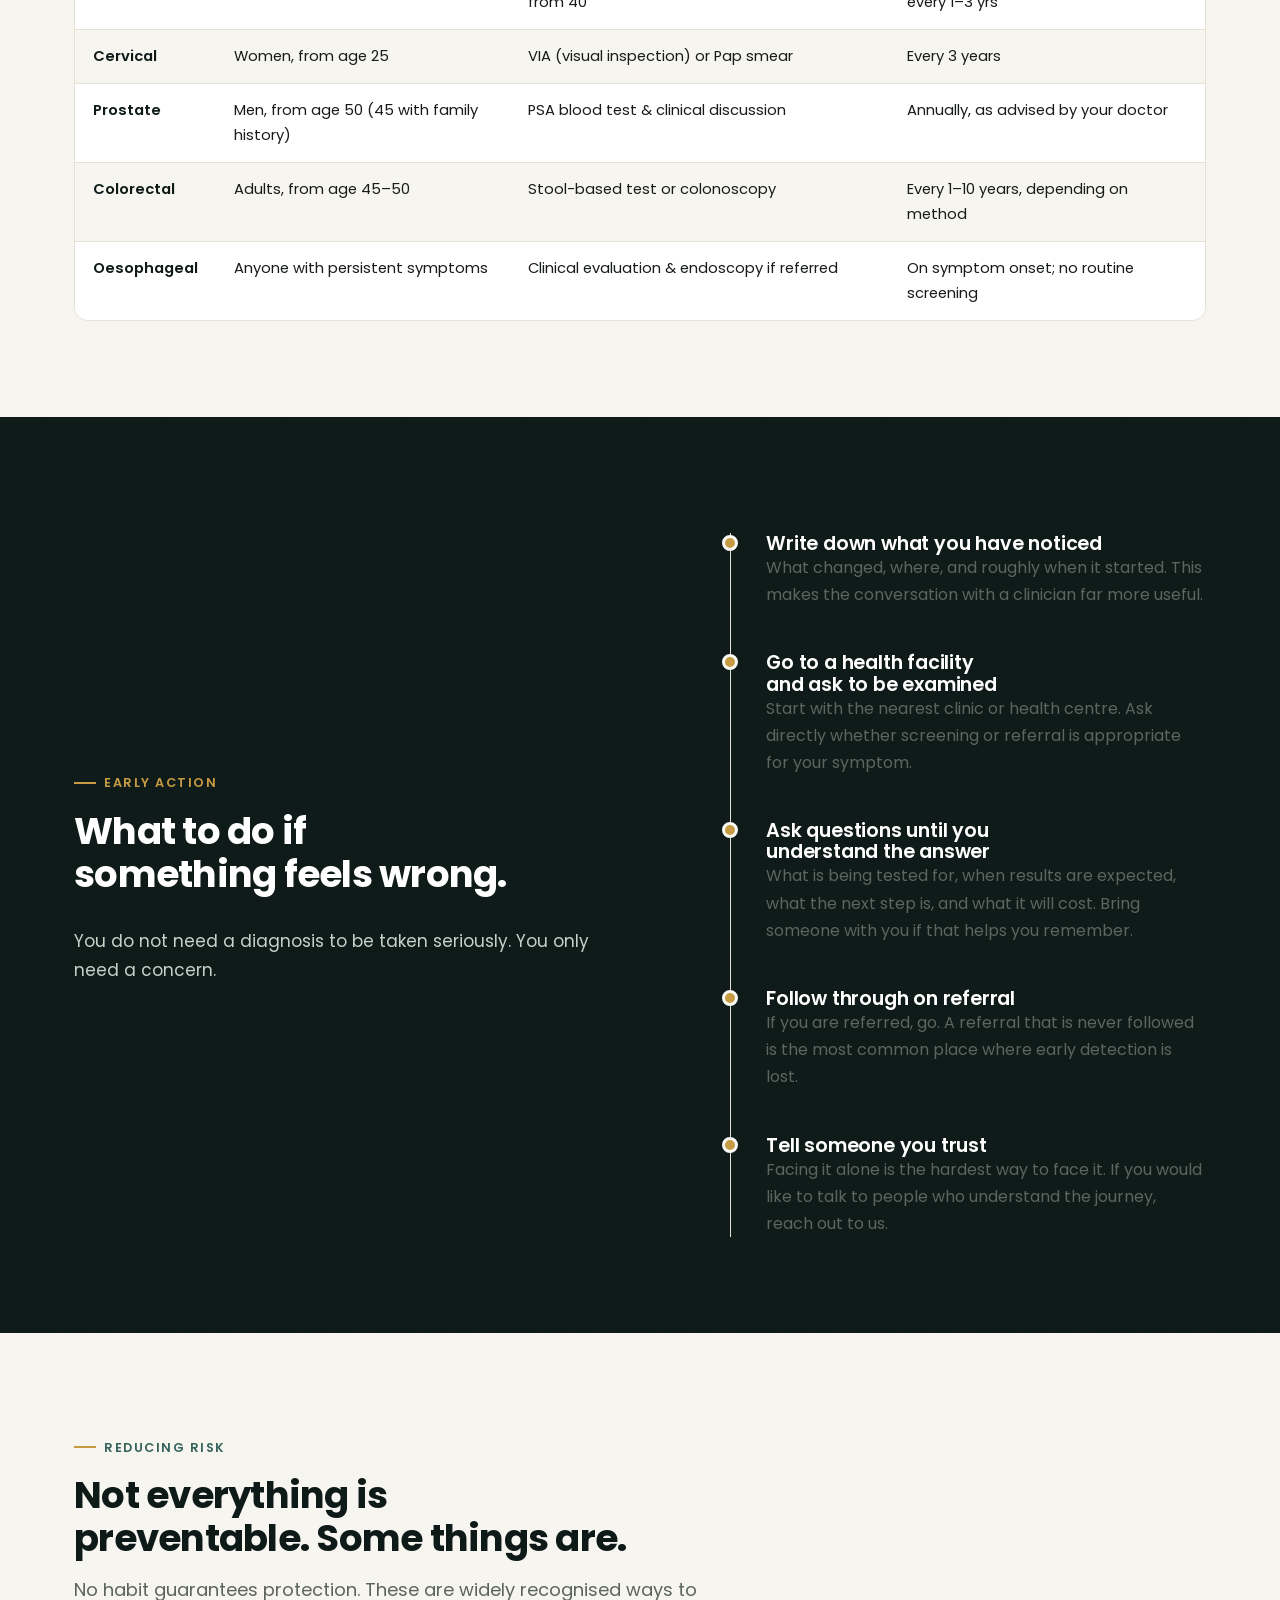
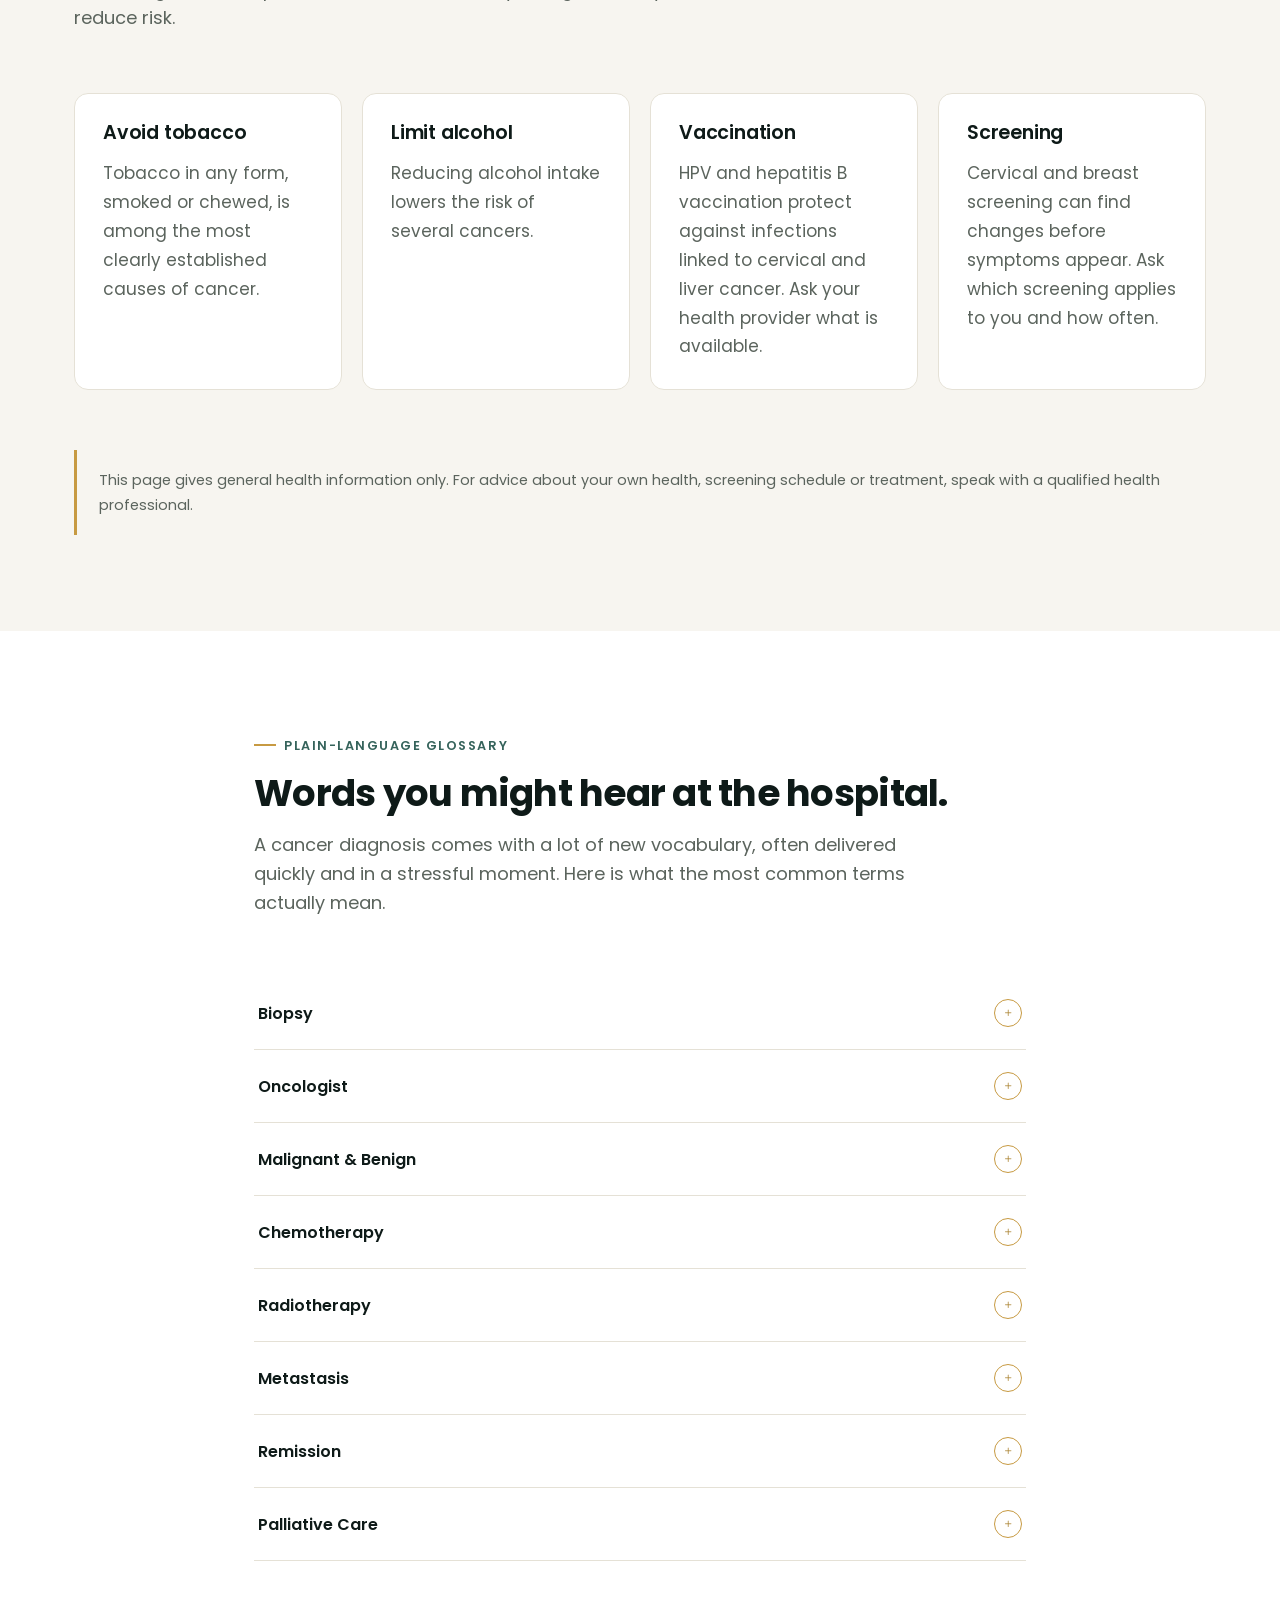
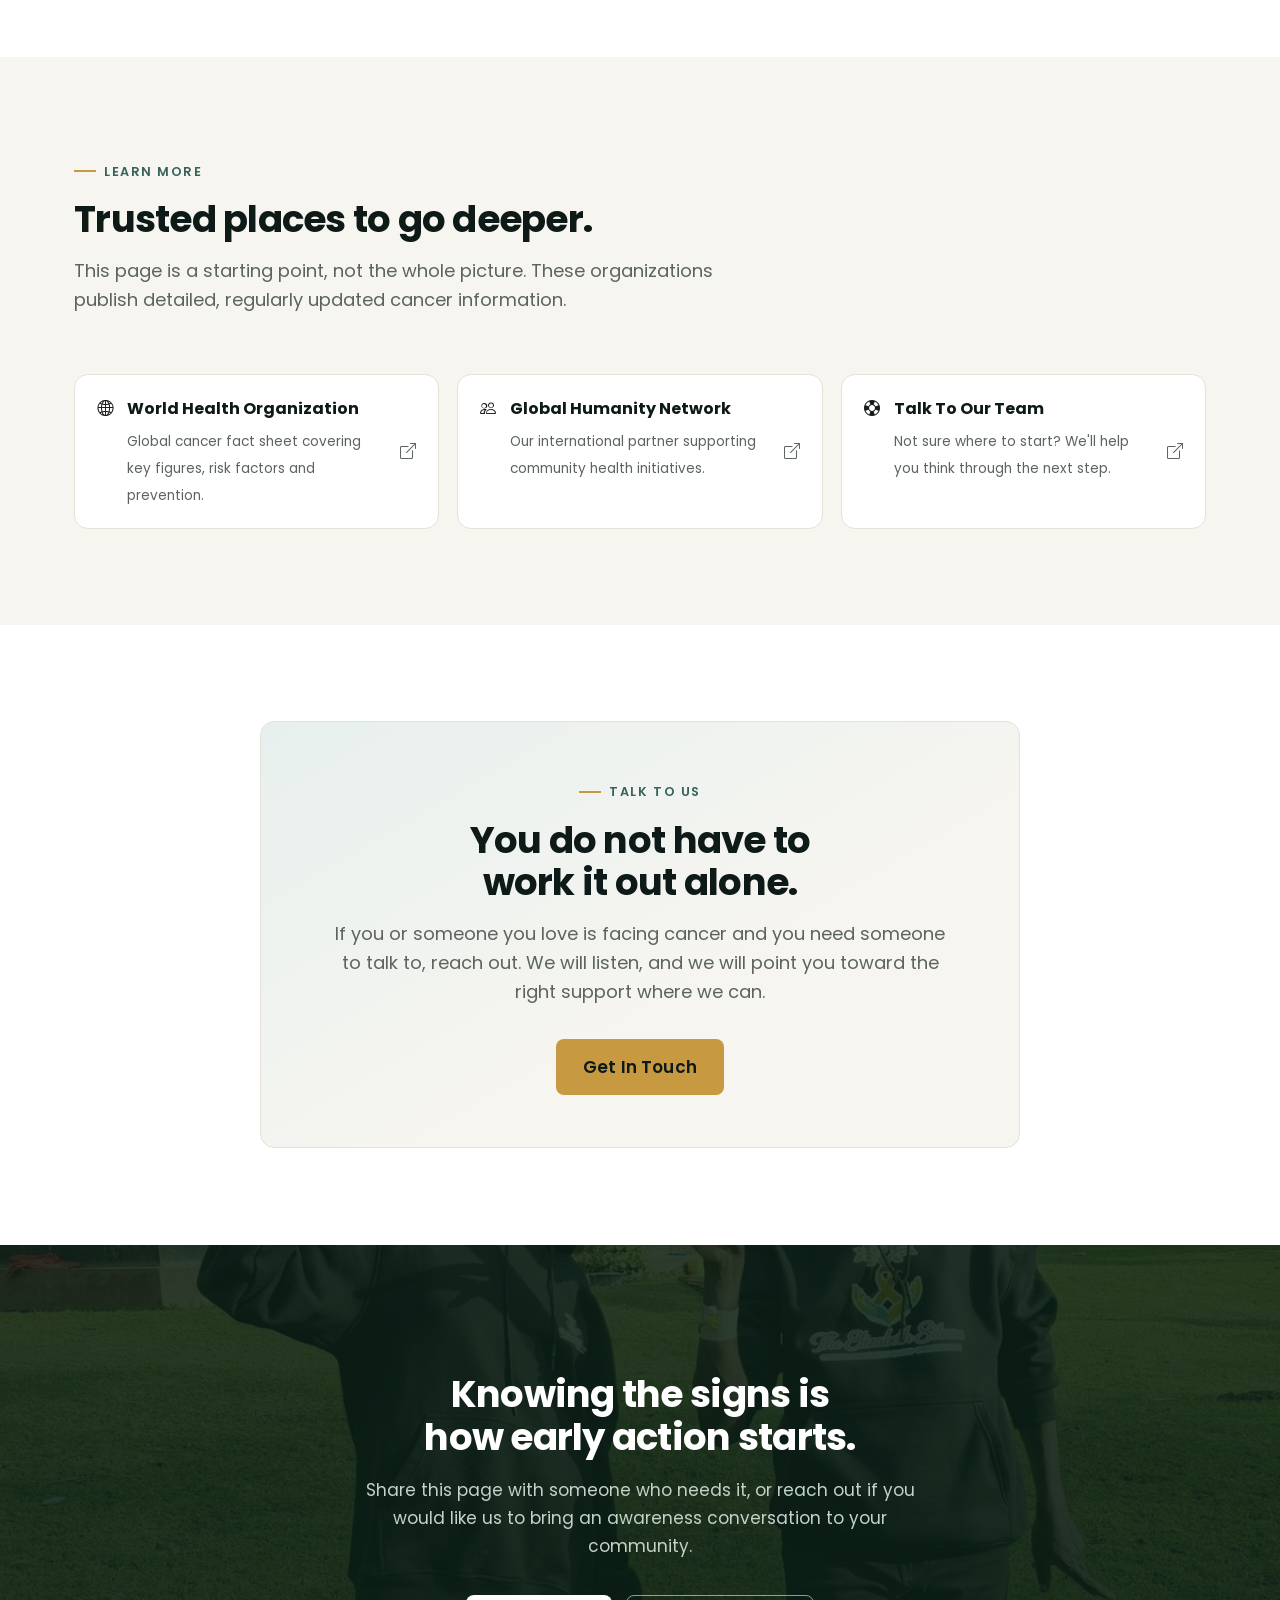
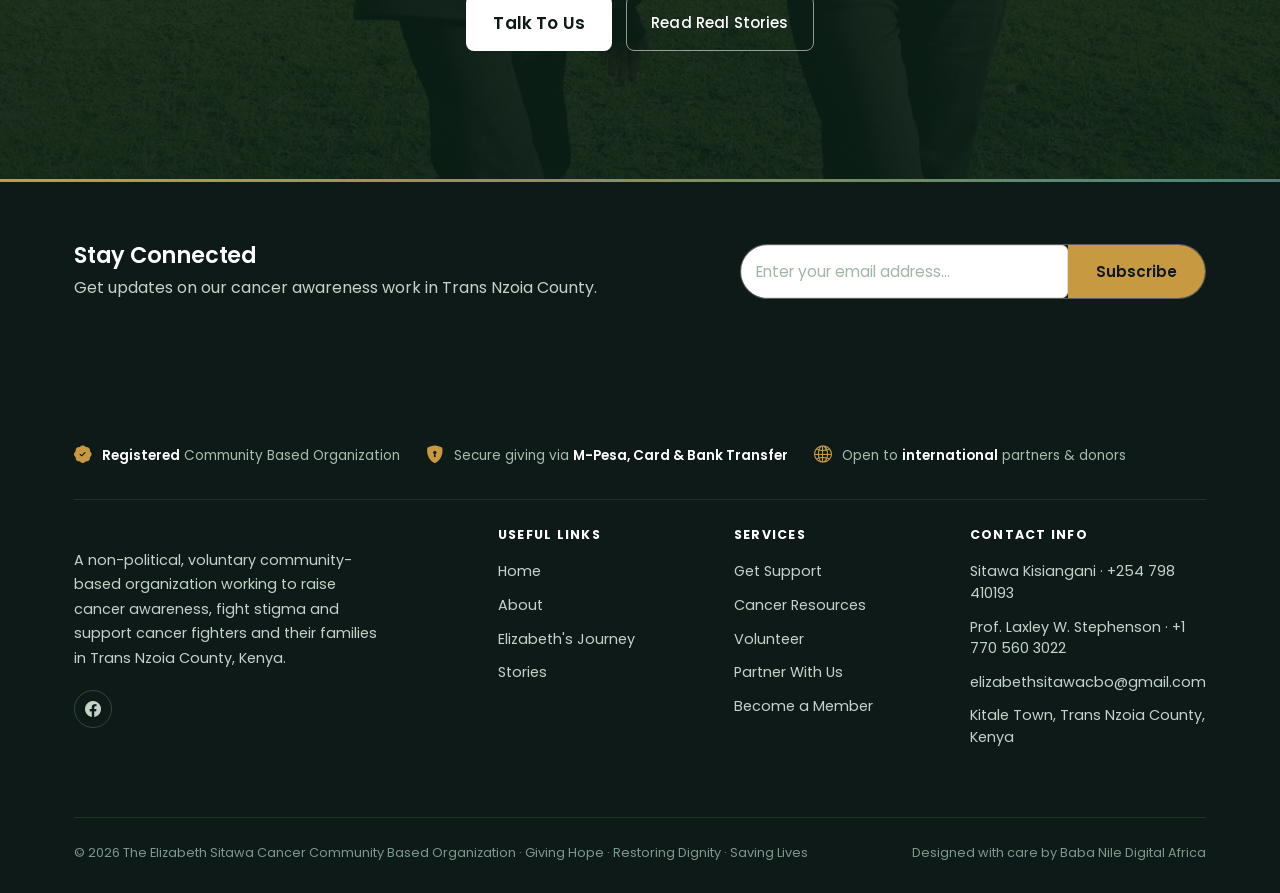
<file: cancer-awareness.html>
<!DOCTYPE html>
<html lang="en">
<head>
<meta charset="UTF-8">
<meta name="viewport" content="width=device-width, initial-scale=1.0">
<title>Cancer Awareness | Elizabeth Sitawa Cancer C.B.O.</title>
<meta name="description" content="General cancer awareness information: warning signs worth checking, common myths and facts, early action steps and ways to reduce risk.">
<meta name="robots" content="index, follow">
<meta name="author" content="The Elizabeth Sitawa Cancer Community Based Organization">
<link rel="canonical" href="https://elizabethsitawacbo.org/cancer-awareness.html">

<!-- Open Graph / Facebook / WhatsApp -->
<meta property="og:type" content="website">
<meta property="og:site_name" content="Elizabeth Sitawa Cancer C.B.O.">
<meta property="og:locale" content="en_US">
<meta property="og:url" content="https://elizabethsitawacbo.org/cancer-awareness.html">
<meta property="og:title" content="Cancer Awareness | Elizabeth Sitawa Cancer C.B.O.">
<meta property="og:description" content="General cancer awareness information: warning signs worth checking, common myths and facts, early action steps and ways to reduce risk.">
<meta property="og:image" content="https://elizabethsitawacbo.org/assets/hospital-portrait.jpg">
<meta property="og:image:width" content="1200">
<meta property="og:image:height" content="630">
<meta property="og:image:alt" content="Cancer Awareness | Elizabeth Sitawa Cancer C.B.O.">

<!-- Twitter -->
<meta name="twitter:card" content="summary_large_image">
<meta name="twitter:title" content="Cancer Awareness | Elizabeth Sitawa Cancer C.B.O.">
<meta name="twitter:description" content="General cancer awareness information: warning signs worth checking, common myths and facts, early action steps and ways to reduce risk.">
<meta name="twitter:image" content="https://elizabethsitawacbo.org/assets/hospital-portrait.jpg">

<!-- Favicons -->
<link rel="icon" href="assets/favicon/favicon.ico" sizes="any">
<link rel="icon" type="image/png" sizes="32x32" href="assets/favicon/favicon-32x32.png">
<link rel="icon" type="image/png" sizes="16x16" href="assets/favicon/favicon-16x16.png">
<link rel="apple-touch-icon" sizes="180x180" href="assets/favicon/apple-touch-icon.png">
<link rel="manifest" href="assets/favicon/site.webmanifest">
<meta name="theme-color" content="#0a1e15">
<link rel="preconnect" href="https://fonts.googleapis.com">
<link rel="preconnect" href="https://fonts.gstatic.com" crossorigin>
<link href="https://fonts.googleapis.com/css2?family=Poppins:wght@400;500;600;700;800&display=swap" rel="stylesheet">
<link rel="stylesheet" href="https://cdn.jsdelivr.net/npm/bootstrap-icons@1.11.3/font/bootstrap-icons.css">
<link rel="stylesheet" href="css/style.css">
<script type="application/ld+json">
{
  "@context": "https://schema.org",
  "@type": "BreadcrumbList",
  "itemListElement": [
    { "@type": "ListItem", "position": 1, "name": "Home", "item": "https://elizabethsitawacbo.org/" },
    { "@type": "ListItem", "position": 2, "name": "Cancer Resources", "item": "https://elizabethsitawacbo.org/cancer-awareness.html" }
  ]
}
</script>
</head>
<body>
<a href="#main" class="skip-link">Skip to content</a>

<div class="topbar">
  <div class="container topbar-inner">
    <div class="topbar-left">
      <a href="tel:+254798410193"><i class="bi bi-telephone"></i> +254 798 410193</a>
      <a href="mailto:elizabethsitawacbo@gmail.com"><i class="bi bi-envelope"></i> elizabethsitawacbo@gmail.com</a>
      <span class="topbar-loc"><i class="bi bi-geo-alt"></i> Kitale, Trans Nzoia County, Kenya</span>
    </div>
    <div class="topbar-right">
      <span class="topbar-badge"><i class="bi bi-patch-check-fill"></i> Registered C.B.O.</span>
      <a href="https://web.facebook.com/groups/1571981966731530" target="_blank" rel="noopener" aria-label="Facebook Community Group"><i class="bi bi-facebook"></i></a>
    </div>
  </div>
</div>
<header class="site-header">
  <nav class="nav container" aria-label="Primary">
    <a href="index.html" class="nav-brand">
      <img src="assets/logo.png" alt="The Elizabeth Sitawa Cancer Community Based Organization" decoding="async">
    </a>
    <ul class="nav-links" id="nav-links">
      <li><a href="index.html"><i class="bi bi-house"></i>Home</a></li>
      <li><a href="about.html"><i class="bi bi-info-circle"></i>About</a></li>
      <li><a href="get-support.html"><i class="bi bi-life-preserver"></i>Get Support</a></li><li><button type="button" class="nav-donate-link" data-open-donate><i class="bi bi-heart"></i>Donate</button></li>
      <li><a href="cancer-awareness.html" aria-current="page"><i class="bi bi-heart-pulse"></i>Cancer Resources</a></li>
      <li><a href="stories.html"><i class="bi bi-chat-square-heart"></i>Stories</a></li>
      <li><a href="get-involved.html"><i class="bi bi-people"></i>Get Involved</a></li>
      <li class="nav-mobile-cta"><a href="get-support.html#request" class="btn btn-line">Get Support</a></li>
    </ul>
    <div class="nav-cta">
      <button type="button" class="btn btn-gold" data-open-donate>Donate</button>
      <a href="get-support.html#request" class="btn btn-line">Get Support</a>
      <button class="nav-toggle" aria-label="Open menu" aria-expanded="false" aria-controls="nav-links">
        <i class="bi bi-list"></i>
      </button>
    </div>
  </nav>
</header>

<main id="main">

  <section class="page-hero" style="background-image:url('assets/hospital-portrait.jpg');">
    <div class="container">
      <nav class="page-hero-breadcrumb" aria-label="Breadcrumb">
        <a href="index.html">Home</a><span class="sep">|</span><span class="current" aria-current="page">Cancer Resources</span>
      </nav>
      <h1>Cancer Resources</h1>
    </div>
  </section>

  <!-- INTRO -->
  <section class="section">
    <div class="container">
      <div class="grid-2">
        <div>
          <span class="eyebrow">Why This Matters</span>
          <h2 class="mt-1">Silence helps cancer. Information helps people.</h2>
          <p class="body-copy mt-2">A great deal of fear around cancer comes from not knowing: not knowing the warning signs, not knowing where to go, not knowing what a diagnosis really means. Part of our work is closing that gap in plain language, in our own community.</p>
          <p class="body-copy mt-2">The information on this page is general health education. It is not a diagnosis and it is not a substitute for seeing a qualified health worker.</p>
        </div>
        <div>
          <div class="disclaimer-box">
            <strong>Important.</strong> If you notice a symptom that worries you, do not wait and do not self-treat. Visit a health facility and ask to be examined. Early questions are always cheaper than late answers.
          </div>
        </div>
      </div>
    </div>
  </section>

  <!-- COMMON CANCERS IN KENYA -->
  <section class="section section--cream" style="position:relative; overflow:hidden;">
    <span class="bg-word" aria-hidden="true" style="right:-0.05em; top:-0.08em;">TYPES</span>
    <div class="container" style="position:relative; z-index:1;">
      <span class="eyebrow">Common Cancers In Kenya</span>
      <h2 class="mt-1" style="max-width:30ch;">Five cancers make up most of the cases we see nationally.</h2>
      <p class="lede mt-1">According to the National Cancer Institute of Kenya, breast, cervical, prostate, oesophageal and colorectal cancers are consistently the most commonly diagnosed cancers in the country. Knowing the basics of each helps you recognize what is worth having checked.</p>
      <div class="cancer-type-grid mt-3">
        <div class="cancer-type-card reveal">
          <div class="icon-badge"><i class="bi bi-gender-female"></i></div>
          <h3>Breast Cancer</h3>
          <p>The most commonly diagnosed cancer among Kenyan women. A new lump, change in breast shape or size, skin dimpling, or nipple discharge are reasons to get examined promptly.</p>
          <span class="cancer-type-tag"><i class="bi bi-calendar-check"></i> Self-exam monthly from age 20; clinical exam every 1&ndash;3 years; mammogram from 40 where available</span>
        </div>
        <div class="cancer-type-card reveal" style="--reveal-delay:60ms;">
          <div class="icon-badge"><i class="bi bi-shield-plus"></i></div>
          <h3>Cervical Cancer</h3>
          <p>Almost always linked to long-term infection with certain strains of HPV. It develops slowly, which makes it one of the most preventable cancers when screening happens regularly.</p>
          <span class="cancer-type-tag"><i class="bi bi-calendar-check"></i> VIA or Pap smear every 3 years from age 25; HPV vaccination for girls before sexual debut</span>
        </div>
        <div class="cancer-type-card reveal" style="--reveal-delay:120ms;">
          <div class="icon-badge"><i class="bi bi-person"></i></div>
          <h3>Prostate Cancer</h3>
          <p>The most common cancer among Kenyan men, usually appearing after age 50. Difficulty urinating, a weak stream, or blood in urine or semen are worth a clinic visit.</p>
          <span class="cancer-type-tag"><i class="bi bi-calendar-check"></i> PSA blood test and clinical discussion from age 50 (from 45 with a family history)</span>
        </div>
        <div class="cancer-type-card reveal" style="--reveal-delay:180ms;">
          <div class="icon-badge"><i class="bi bi-droplet-half"></i></div>
          <h3>Oesophageal Cancer</h3>
          <p>Affects the food pipe and is linked to tobacco, alcohol and very hot beverages taken over many years. Difficulty or pain swallowing, and unintended weight loss, are the earliest clues.</p>
          <span class="cancer-type-tag"><i class="bi bi-calendar-check"></i> No routine population screening; reporting symptoms early matters most</span>
        </div>
        <div class="cancer-type-card reveal" style="--reveal-delay:240ms;">
          <div class="icon-badge"><i class="bi bi-activity"></i></div>
          <h3>Colorectal Cancer</h3>
          <p>Cancer of the colon or rectum, linked to diet, inactivity and age. Blood in stool, a lasting change in bowel habits, or persistent abdominal pain deserve medical attention.</p>
          <span class="cancer-type-tag"><i class="bi bi-calendar-check"></i> Stool test or colonoscopy from age 45&ndash;50, or earlier with a family history</span>
        </div>
        <div class="cancer-type-card reveal" style="--reveal-delay:300ms;">
          <div class="icon-badge"><i class="bi bi-info-circle"></i></div>
          <h3>Beyond These Five</h3>
          <p>Skin, liver, lung, thyroid, blood and childhood cancers also affect people in our community. If a symptom worries you, it is always worth being examined, whatever the type.</p>
          <span class="cancer-type-tag"><i class="bi bi-telephone"></i> Not sure where to start? Call us and we'll help you think it through.</span>
        </div>
      </div>
      <p class="mt-2" style="font-size:.82rem; color:var(--ink-soft);">Screening ages and intervals vary by individual and family risk and by national guidance, which is periodically updated. Always confirm your personal schedule with a qualified health provider.</p>
    </div>
  </section>

  <!-- WARNING SIGNS -->
  <section class="section" style="position:relative; overflow:hidden;">
    <span class="bg-word" aria-hidden="true" style="left:-0.05em; top:-0.08em;">SIGNS</span>
    <div class="container" style="position:relative; z-index:1;">
      <span class="eyebrow">Know The Signs</span>
      <h2 class="mt-1" style="max-width:24ch;">Changes worth getting checked.</h2>
      <p class="lede mt-1">None of these mean a person has cancer. They mean it is worth being examined rather than waiting.</p>
      <div class="pillar-grid">
        <div class="pillar reveal">
          <div class="icon-badge"><i class="bi bi-search"></i></div>
          <h3>A lump or swelling</h3>
          <p>Any new lump, thickening or swelling anywhere on the body, including the breast, neck, armpit, groin or testicles.</p>
        </div>
        <div class="pillar reveal" style="--reveal-delay:80ms;">
          <div class="icon-badge"><i class="bi bi-bandaid"></i></div>
          <h3>A sore that will not heal</h3>
          <p>Wounds, ulcers or mouth sores that stay open for weeks, or a mole that changes in size, shape or colour.</p>
        </div>
        <div class="pillar reveal" style="--reveal-delay:160ms;">
          <div class="icon-badge"><i class="bi bi-droplet"></i></div>
          <h3>Unusual bleeding</h3>
          <p>Bleeding or discharge that is not normal for you, including between periods, after menopause, or in stool or urine.</p>
        </div>
        <div class="pillar reveal">
          <div class="icon-badge"><i class="bi bi-lungs"></i></div>
          <h3>A cough or hoarseness that persists</h3>
          <p>A cough, hoarse voice or difficulty swallowing that continues for several weeks without a clear cause.</p>
        </div>
        <div class="pillar reveal" style="--reveal-delay:80ms;">
          <div class="icon-badge"><i class="bi bi-arrow-down-circle"></i></div>
          <h3>Unexplained weight loss</h3>
          <p>Losing weight noticeably without trying, or long-lasting tiredness that rest does not fix.</p>
        </div>
        <div class="pillar reveal" style="--reveal-delay:160ms;">
          <div class="icon-badge"><i class="bi bi-arrow-repeat"></i></div>
          <h3>A lasting change in habit</h3>
          <p>A persistent change in bowel or bladder habits, or ongoing indigestion that does not settle.</p>
        </div>
      </div>
    </div>
  </section>

  <!-- MYTHS & FACTS -->
  <section class="section">
    <div class="container" style="max-width:900px;">
      <span class="eyebrow">Myths &amp; Facts</span>
      <h2 class="mt-1">Replacing rumour with information.</h2>
      <p class="lede mt-1">These are the beliefs we meet most often in community conversations.</p>

      <div class="mf-table-wrap mt-3">
        <table class="mf-table">
          <caption class="visually-hidden">Common cancer myths in Trans Nzoia County and the corresponding facts</caption>
          <thead>
            <tr>
              <th scope="col"><i class="bi bi-x-circle"></i> Myth</th>
              <th scope="col"><i class="bi bi-check-circle"></i> Fact</th>
            </tr>
          </thead>
          <tbody>
            <tr>
              <td data-label="Myth">Cancer is a curse, or a punishment for something a person did.</td>
              <td data-label="Fact">Cancer is a disease of the body's cells. It is not witchcraft, punishment or shame, and treating it as such delays people from seeking care.</td>
            </tr>
            <tr>
              <td data-label="Myth">Cancer is contagious. You can catch it by sharing food, a bed or a home.</td>
              <td data-label="Fact">Cancer cannot be passed from person to person through touch, food, utensils or living together. People living with cancer need company, not isolation.</td>
            </tr>
            <tr>
              <td data-label="Myth">A cancer diagnosis is an automatic death sentence, so there is no point going to hospital.</td>
              <td data-label="Fact">Outcomes depend heavily on the type of cancer and how early it is found. Many cancers respond well to treatment when detected early, which is exactly why late presentation is so costly.</td>
            </tr>
            <tr>
              <td data-label="Myth">Herbal or spiritual treatment alone can cure cancer, so hospital treatment can be stopped.</td>
              <td data-label="Fact">Abandoning medical treatment allows cancer to advance. Faith and support matter deeply to many people, but they work alongside medical care, not instead of it.</td>
            </tr>
            <tr>
              <td data-label="Myth">If nobody in my family has had cancer, I cannot get it.</td>
              <td data-label="Fact">Most people diagnosed with cancer have no family history of it. Family history raises risk for some cancers, but its absence is not protection.</td>
            </tr>
          </tbody>
        </table>
      </div>
    </div>
  </section>

  <!-- SCREENING & EARLY DETECTION -->
  <section class="section section--cream">
    <div class="container">
      <span class="eyebrow">Screening &amp; Early Detection</span>
      <h2 class="mt-1" style="max-width:28ch;">Finding it early changes everything.</h2>
      <p class="lede mt-1">General screening guidance recognized internationally and adapted for Kenya. Your own schedule may differ based on family history and personal risk factors, so ask your health provider.</p>
      <div class="screening-table-wrap mt-3">
        <table class="screening-table">
          <thead>
            <tr><th>Cancer</th><th>Who</th><th>Method</th><th>How often</th></tr>
          </thead>
          <tbody>
            <tr>
              <td data-label="Cancer">Breast</td>
              <td data-label="Who">Women, from age 20</td>
              <td data-label="Method">Self-exam; clinical breast exam; mammogram from 40</td>
              <td data-label="How often">Monthly self-exam; clinical exam every 1&ndash;3 yrs</td>
            </tr>
            <tr>
              <td data-label="Cancer">Cervical</td>
              <td data-label="Who">Women, from age 25</td>
              <td data-label="Method">VIA (visual inspection) or Pap smear</td>
              <td data-label="How often">Every 3 years</td>
            </tr>
            <tr>
              <td data-label="Cancer">Prostate</td>
              <td data-label="Who">Men, from age 50 (45 with family history)</td>
              <td data-label="Method">PSA blood test &amp; clinical discussion</td>
              <td data-label="How often">Annually, as advised by your doctor</td>
            </tr>
            <tr>
              <td data-label="Cancer">Colorectal</td>
              <td data-label="Who">Adults, from age 45&ndash;50</td>
              <td data-label="Method">Stool-based test or colonoscopy</td>
              <td data-label="How often">Every 1&ndash;10 years, depending on method</td>
            </tr>
            <tr>
              <td data-label="Cancer">Oesophageal</td>
              <td data-label="Who">Anyone with persistent symptoms</td>
              <td data-label="Method">Clinical evaluation &amp; endoscopy if referred</td>
              <td data-label="How often">On symptom onset; no routine screening</td>
            </tr>
          </tbody>
        </table>
      </div>
    </div>
  </section>

  <!-- EARLY ACTION -->
  <section class="section section--dark">
    <div class="container grid-2">
      <div>
        <span class="eyebrow">Early Action</span>
        <h2 class="mt-1">What to do if something feels wrong.</h2>
        <p class="body-copy mt-2">You do not need a diagnosis to be taken seriously. You only need a concern.</p>
      </div>
      <div class="timeline">
        <div class="tl-step">
          <span class="tl-dot"></span>
          <h3>Write down what you have noticed</h3>
          <p>What changed, where, and roughly when it started. This makes the conversation with a clinician far more useful.</p>
        </div>
        <div class="tl-step">
          <span class="tl-dot"></span>
          <h3>Go to a health facility and ask to be examined</h3>
          <p>Start with the nearest clinic or health centre. Ask directly whether screening or referral is appropriate for your symptom.</p>
        </div>
        <div class="tl-step">
          <span class="tl-dot"></span>
          <h3>Ask questions until you understand the answer</h3>
          <p>What is being tested for, when results are expected, what the next step is, and what it will cost. Bring someone with you if that helps you remember.</p>
        </div>
        <div class="tl-step">
          <span class="tl-dot"></span>
          <h3>Follow through on referral</h3>
          <p>If you are referred, go. A referral that is never followed is the most common place where early detection is lost.</p>
        </div>
        <div class="tl-step">
          <span class="tl-dot"></span>
          <h3>Tell someone you trust</h3>
          <p>Facing it alone is the hardest way to face it. If you would like to talk to people who understand the journey, reach out to us.</p>
        </div>
      </div>
    </div>
  </section>

  <!-- REDUCING RISK -->
  <section class="section section--cream">
    <div class="container">
      <span class="eyebrow">Reducing Risk</span>
      <h2 class="mt-1" style="max-width:26ch;">Not everything is preventable. Some things are.</h2>
      <p class="lede mt-1">No habit guarantees protection. These are widely recognised ways to reduce risk.</p>
      <div class="focus-grid mt-3">
        <div class="card"><h3>Avoid tobacco</h3><p class="body-copy mt-1">Tobacco in any form, smoked or chewed, is among the most clearly established causes of cancer.</p></div>
        <div class="card"><h3>Limit alcohol</h3><p class="body-copy mt-1">Reducing alcohol intake lowers the risk of several cancers.</p></div>
        <div class="card"><h3>Vaccination</h3><p class="body-copy mt-1">HPV and hepatitis B vaccination protect against infections linked to cervical and liver cancer. Ask your health provider what is available.</p></div>
        <div class="card"><h3>Screening</h3><p class="body-copy mt-1">Cervical and breast screening can find changes before symptoms appear. Ask which screening applies to you and how often.</p></div>
      </div>
      <div class="disclaimer-box mt-3">This page gives general health information only. For advice about your own health, screening schedule or treatment, speak with a qualified health professional.</div>
    </div>
  </section>

  <!-- UNDERSTANDING TREATMENT | GLOSSARY -->
  <section class="section">
    <div class="container" style="max-width:820px;">
      <span class="eyebrow">Plain-Language Glossary</span>
      <h2 class="mt-1">Words you might hear at the hospital.</h2>
      <p class="lede mt-1">A cancer diagnosis comes with a lot of new vocabulary, often delivered quickly and in a stressful moment. Here is what the most common terms actually mean.</p>
      <div class="mt-3">
        <div class="acc-item">
          <button class="acc-trigger" aria-expanded="false">Biopsy <span class="acc-icon"><i class="bi bi-plus"></i></span></button>
          <div class="acc-panel"><p>A small sample of tissue removed from the body and examined under a microscope to confirm whether cancer is present and, if so, what type it is. It is usually the only way to be certain of a diagnosis.</p></div>
        </div>
        <div class="acc-item">
          <button class="acc-trigger" aria-expanded="false">Oncologist <span class="acc-icon"><i class="bi bi-plus"></i></span></button>
          <div class="acc-panel"><p>A doctor who specializes in diagnosing and treating cancer. You may meet more than one: a medical oncologist (medicine), a surgical oncologist (operations), and a radiation oncologist (radiotherapy).</p></div>
        </div>
        <div class="acc-item">
          <button class="acc-trigger" aria-expanded="false">Malignant &amp; Benign <span class="acc-icon"><i class="bi bi-plus"></i></span></button>
          <div class="acc-panel"><p>A malignant growth is cancerous and can spread to other parts of the body. A benign growth is not cancerous and generally does not spread, though it can still sometimes need treatment.</p></div>
        </div>
        <div class="acc-item">
          <button class="acc-trigger" aria-expanded="false">Chemotherapy <span class="acc-icon"><i class="bi bi-plus"></i></span></button>
          <div class="acc-panel"><p>Medicine that travels through the bloodstream to kill fast-growing cells, including cancer cells. It is usually given in cycles, with rest periods in between to let the body recover.</p></div>
        </div>
        <div class="acc-item">
          <button class="acc-trigger" aria-expanded="false">Radiotherapy <span class="acc-icon"><i class="bi bi-plus"></i></span></button>
          <div class="acc-panel"><p>Treatment that uses targeted high-energy rays to destroy cancer cells in a specific area of the body, while trying to limit harm to the surrounding healthy tissue.</p></div>
        </div>
        <div class="acc-item">
          <button class="acc-trigger" aria-expanded="false">Metastasis <span class="acc-icon"><i class="bi bi-plus"></i></span></button>
          <div class="acc-panel"><p>The spread of cancer cells from where they started to another part of the body. A cancer that has metastasized is often described by its stage, which affects treatment options.</p></div>
        </div>
        <div class="acc-item">
          <button class="acc-trigger" aria-expanded="false">Remission <span class="acc-icon"><i class="bi bi-plus"></i></span></button>
          <div class="acc-panel"><p>A period where signs and symptoms of cancer are reduced or have disappeared. Remission can be partial or complete, and does not always mean the cancer is permanently gone, so ongoing check-ups still matter.</p></div>
        </div>
        <div class="acc-item">
          <button class="acc-trigger" aria-expanded="false">Palliative Care <span class="acc-icon"><i class="bi bi-plus"></i></span></button>
          <div class="acc-panel"><p>Specialized care focused on relieving pain and other symptoms and improving quality of life for a person with a serious illness. It can happen alongside curative treatment, not only at the end of life.</p></div>
        </div>
      </div>
    </div>
  </section>

  <!-- LEARN MORE / RESOURCES -->
  <section class="section section--cream">
    <div class="container">
      <span class="eyebrow">Learn More</span>
      <h2 class="mt-1">Trusted places to go deeper.</h2>
      <p class="lede mt-1">This page is a starting point, not the whole picture. These organizations publish detailed, regularly updated cancer information.</p>
      <div class="resource-links mt-3">
        <a class="resource-link-card" href="https://www.who.int/news-room/fact-sheets/detail/cancer" target="_blank" rel="noopener">
          <div class="icon-badge"><i class="bi bi-globe2"></i></div>
          <div><strong>World Health Organization</strong><span>Global cancer fact sheet covering key figures, risk factors and prevention.</span></div>
          <i class="bi bi-box-arrow-up-right"></i>
        </a>
        <a class="resource-link-card" href="https://web.facebook.com/globalhumanitynetwork" target="_blank" rel="noopener">
          <div class="icon-badge"><i class="bi bi-people"></i></div>
          <div><strong>Global Humanity Network</strong><span>Our international partner supporting community health initiatives.</span></div>
          <i class="bi bi-box-arrow-up-right"></i>
        </a>
        <a class="resource-link-card" href="get-support.html">
          <div class="icon-badge"><i class="bi bi-life-preserver"></i></div>
          <div><strong>Talk To Our Team</strong><span>Not sure where to start? We'll help you think through the next step.</span></div>
          <i class="bi bi-box-arrow-up-right"></i>
        </a>
      </div>
    </div>
  </section>

  <!-- CTA -->
  <section class="section">
    <div class="container">
      <div class="voice-card reveal-scale" style="max-width:760px; margin:0 auto;">
        <span class="eyebrow center" style="justify-content:center;">Talk To Us</span>
        <h2 class="mt-1">You do not have to work it out alone.</h2>
        <p class="lede center mt-1" style="margin-left:auto; margin-right:auto;">If you or someone you love is facing cancer and you need someone to talk to, reach out. We will listen, and we will point you toward the right support where we can.</p>
        <a href="get-involved.html#contact" class="btn btn-gold mt-2">Get In Touch</a>
      </div>
    </div>
  </section>


  <!-- PRE-FOOTER CTA -->
  <section class="cta-band" style="background-image:url('assets/outreach-hoodies.jpg');">
    <div class="container reveal">
      <h2>Knowing the signs is how early action starts.</h2>
      <p>Share this page with someone who needs it, or reach out if you would like us to bring an awareness conversation to your community.</p>
      <div class="cta-actions">
        <a href="get-involved.html#contact" class="btn btn-white">Talk To Us</a>
        <a href="stories.html" class="btn btn-line-white">Read Real Stories</a>
      </div>
    </div>
  </section>

</main>

<div class="newsletter">
  <div class="container newsletter-inner">
    <div>
      <h3>Stay Connected</h3>
      <p>Get updates on our cancer awareness work in Trans Nzoia County.</p>
    </div>
    <form class="newsletter-form" onsubmit="event.preventDefault(); this.reset(); this.querySelector('input').placeholder='Thank you!';">
      <input type="email" placeholder="Enter your email address..." required>
      <button type="submit">Subscribe</button>
    </form>
  </div>
</div>

<footer class="site-footer">
  <div class="container">
    <div class="footer-trust">
      <div class="footer-trust-item"><i class="bi bi-patch-check-fill"></i><span><strong>Registered</strong> Community Based Organization</span></div>
      <div class="footer-trust-item"><i class="bi bi-shield-lock-fill"></i><span>Secure giving via <strong>M-Pesa, Card &amp; Bank Transfer</strong></span></div>
      <div class="footer-trust-item"><i class="bi bi-globe2"></i><span>Open to <strong>international</strong> partners &amp; donors</span></div>
    </div>
    <div class="footer-grid">
      <div>
        <div class="footer-brand">
          <span class="footer-logo-badge"><img src="assets/logo.png" alt="The Elizabeth Sitawa Cancer Community Based Organization" decoding="async"></span>
          <span>Elizabeth Sitawa Cancer C.B.O.</span>
        </div>
        <p style="max-width:34ch; font-size:.9rem;">A non-political, voluntary community-based organization working to raise cancer awareness, fight stigma and support cancer fighters and their families in Trans Nzoia County, Kenya.</p>
        <div class="footer-social">
          <a href="https://web.facebook.com/groups/1571981966731530" target="_blank" rel="noopener" aria-label="Facebook Community Group"><i class="bi bi-facebook"></i></a>
        </div>
      </div>
      <div class="footer-col">
        <h4>Useful Links</h4>
        <ul>
          <li><a href="index.html">Home</a></li>
          <li><a href="about.html">About</a></li>
          <li><a href="journey.html">Elizabeth's Journey</a></li>
          <li><a href="stories.html">Stories</a></li>
        </ul>
      </div>
      <div class="footer-col">
        <h4>Services</h4>
        <ul>
          <li><a href="get-support.html">Get Support</a></li>
          <li><a href="cancer-awareness.html">Cancer Resources</a></li>
          <li><a href="get-involved.html#volunteer">Volunteer</a></li>
          <li><a href="get-involved.html#partner">Partner With Us</a></li>
          <li><a href="get-involved.html#membership">Become a Member</a></li>
        </ul>
      </div>
      <div class="footer-col">
        <h4>Contact Info</h4>
        <ul>
          <li><a href="tel:+254798410193">Sitawa Kisiangani &middot; +254 798 410193</a></li>
          <li><a href="tel:+17705603022">Prof. Laxley W. Stephenson &middot; +1 770 560 3022</a></li>
          <li><a href="mailto:elizabethsitawacbo@gmail.com">elizabethsitawacbo@gmail.com</a></li>
          <li>Kitale Town, Trans Nzoia County, Kenya</li>
        </ul>
      </div>
    </div>
    <div class="footer-bottom">
      <span>&copy; 2026 The Elizabeth Sitawa Cancer Community Based Organization · Giving Hope · Restoring Dignity · Saving Lives</span>
      <span>Designed with care by Baba Nile Digital Africa</span>
    </div>
  </div>
</footer>

<div class="donate-overlay" id="donate-overlay">
  <div class="donate-modal" role="dialog" aria-modal="true" aria-labelledby="donate-title">
    <button type="button" class="donate-close" id="donate-close" aria-label="Close donation dialog"><i class="bi bi-x-lg"></i></button>
    <div class="donate-grid">

      <div class="donate-side">
        <img class="donate-side-img" src="assets/hospital-portrait.jpg" alt="A supporter visiting a cancer patient in hospital" loading="lazy" decoding="async">
        <div class="donate-side-body">
          <img class="donate-side-logo" src="assets/logo.png" alt="The Elizabeth Sitawa Cancer Community Based Organization">
          <h4>Support Someone Through Their Cancer Journey</h4>
          <p>Your gift helps provide education, awareness, advocacy and practical support to people and families affected by cancer in Trans Nzoia County.</p>
          <span class="donate-side-tagline">Giving Hope &middot; Restoring Dignity &middot; Saving Lives</span>
        </div>
      </div>

      <div class="donate-form-side">

        <div class="donate-progress" aria-hidden="true"><div class="donate-progress-bar" id="donate-progress-bar"></div></div>

        <!-- STEP 1: amount, frequency, purpose, payment method -->
        <div id="donate-step-1">
          <h3 id="donate-title">Give Today</h3>
          <div class="donate-step-scroll">

          <span class="donate-field-label" style="margin-top:0;">Frequency</span>
          <div class="freq-toggle">
            <button type="button" class="freq-btn active" data-freq="One-time">Give once</button>
            <button type="button" class="freq-btn" data-freq="Monthly"><i class="bi bi-heart-fill"></i> Monthly</button>
          </div>

          <span class="donate-field-label">Amount</span>
          <div class="amount-grid" id="amount-grid"></div>
          <div class="amount-display" id="amount-display-wrap">
            <input type="text" inputmode="decimal" id="amount-custom" placeholder="Enter amount" aria-describedby="err-amount">
            <select id="currency-select" aria-label="Currency">
              <option value="KES" data-symbol="KES ">KES</option>
              <option value="USD" data-symbol="$">USD</option>
              <option value="GBP" data-symbol="&pound;">GBP</option>
              <option value="EUR" data-symbol="&euro;">EUR</option>
            </select>
          </div>
          <span class="field-error" id="err-amount"></span>

          <span class="donate-field-label">What would you like to support?</span>
          <select class="donate-select" id="donate-purpose">
            <option>Where the need is greatest</option>
            <option>Sponsor a patient</option>
            <option>Support transportation</option>
            <option>Provide nutrition assistance</option>
            <option>Support community screening</option>
            <option>Support caregiver services</option>
            <option>Sponsor an awareness event</option>
          </select>

          <span class="donate-field-label">Payment method</span>
          <div class="payment-methods" role="group" aria-label="Choose payment method">
            <button type="button" class="payment-method active" data-method="M-Pesa">
              <i class="bi bi-phone"></i>
              <span><strong>M-Pesa</strong><small>Mobile money</small></span>
            </button>
            <button type="button" class="payment-method" data-method="Card">
              <i class="bi bi-credit-card"></i>
              <span><strong>Card</strong><small>Visa / Mastercard</small></span>
            </button>
            <button type="button" class="payment-method" data-method="Bank Transfer">
              <i class="bi bi-bank"></i>
              <span><strong>Bank Transfer</strong><small>Direct contribution</small></span>
            </button>
          </div>

          <div class="check-row mt-2">
            <input type="checkbox" id="donate-dedicate">
            <label for="donate-dedicate" style="font-weight:400;">Dedicate this donation</label>
          </div>
          <input type="text" id="donate-honoree" class="donate-honoree-input" placeholder="Honoree full name" hidden>

          </div>
          <div class="donate-actions">
            <button type="button" class="btn btn-dark" id="donate-step1-continue">Continue <i class="bi bi-arrow-right" aria-hidden="true"></i></button>
          </div>
        </div>

        <!-- STEP 2: donor details -->
        <div id="donate-step-2" hidden>
          <button type="button" class="donate-back-link" id="donate-back-1"><i class="bi bi-arrow-left"></i> Back</button>
          <h3>Enter your details</h3>
          <div class="donate-step-scroll">

          <div class="form-grid" style="gap:14px;">
            <div class="field">
              <label for="donor-first">First name</label>
              <input type="text" id="donor-first" autocomplete="given-name" aria-describedby="err-donor-first">
              <span class="field-error" id="err-donor-first"></span>
            </div>
            <div class="field">
              <label for="donor-last">Last name</label>
              <input type="text" id="donor-last" autocomplete="family-name" aria-describedby="err-donor-last">
              <span class="field-error" id="err-donor-last"></span>
            </div>
            <div class="field full">
              <label for="donor-email">Email address</label>
              <input type="email" id="donor-email" autocomplete="email" aria-describedby="err-donor-email">
              <span class="field-error" id="err-donor-email"></span>
            </div>
            <div class="field full"><label for="donor-phone">Phone <span class="hint">Optional</span></label><input type="tel" id="donor-phone" autocomplete="tel"></div>
          </div>
          <div class="check-row mt-2"><input type="checkbox" id="donor-org"><label for="donor-org" style="font-weight:400;">Donate as an organization</label></div>
          <input type="text" id="donor-org-name" class="donate-honoree-input" placeholder="Organization name" hidden>
          <div class="check-row"><input type="checkbox" id="donor-anon"><label for="donor-anon" style="font-weight:400;">Donate anonymously</label></div>
          <div class="check-row"><input type="checkbox" id="donor-subscribe" checked><label for="donor-subscribe" style="font-weight:400;">Subscribe to receive updates</label></div>
          <div class="check-row"><input type="checkbox" id="donor-terms"><label for="donor-terms" style="font-weight:400;">I agree to the Terms and Privacy Policy</label></div>
          <span class="field-error" id="err-donor-terms"></span>

          </div>
          <div class="donate-actions">
            <button type="button" class="btn btn-dark" id="donate-step2-continue">Continue</button>
          </div>
        </div>

        <!-- STEP 3: honest handoff (no fake payment) -->
        <div id="donate-result-view" hidden>
          <button type="button" class="donate-back-link" id="donate-back-2"><i class="bi bi-arrow-left"></i> Back</button>
          <h3>Complete your gift</h3>
          <div class="donate-step-scroll">
          <div class="disclaimer-box">
            <strong id="donate-result-summary"></strong><br><br>
            Online payment is being finalized. To complete this contribution now, please contact us directly and we'll confirm the best way to receive it:<br><br>
            <a href="tel:+254798410193">Sitawa Kisiangani &middot; +254 798 410193</a><br>
            <a href="tel:+17705603022">Prof. Laxley W. Stephenson &middot; +1 770 560 3022</a>
          </div>
          </div>
        </div>

      </div>
    </div>
  </div>
</div>
</div>
</div>
<script src="js/main.js"></script>
</body>
</html>
</file>
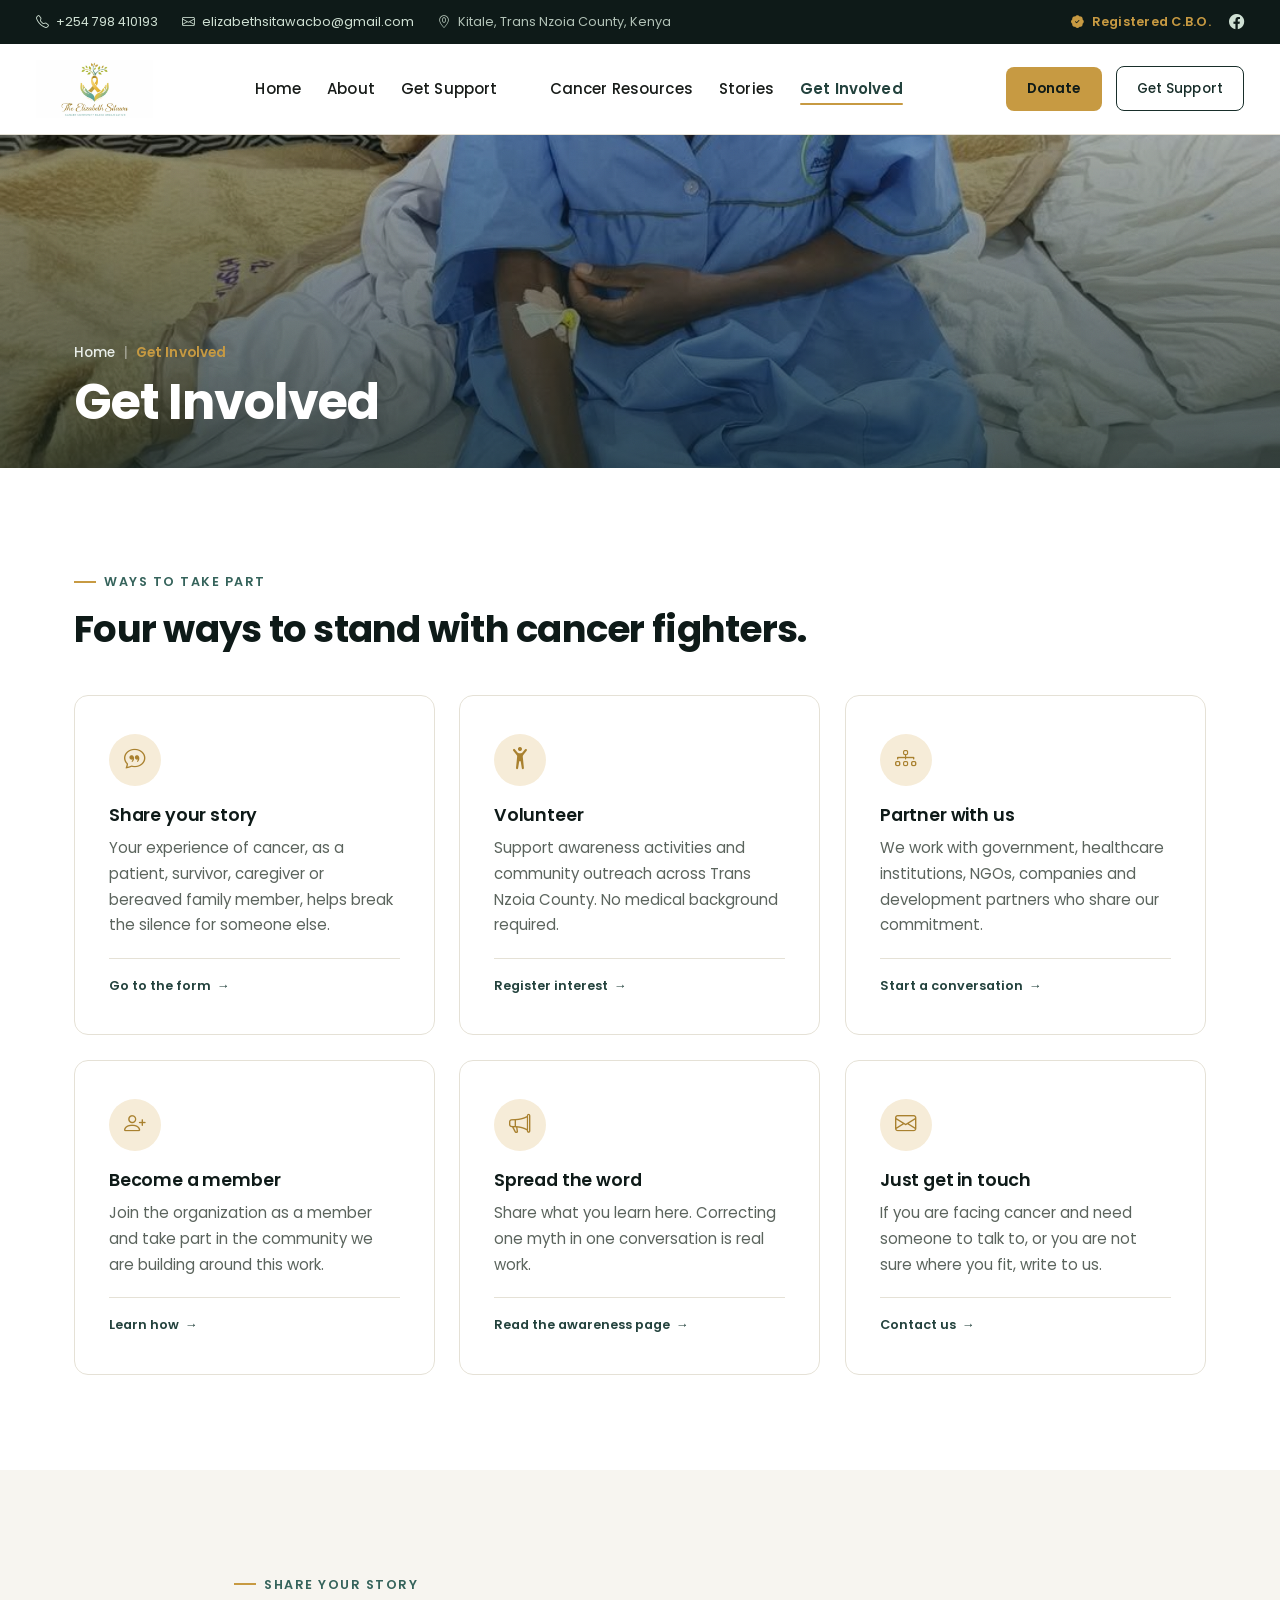
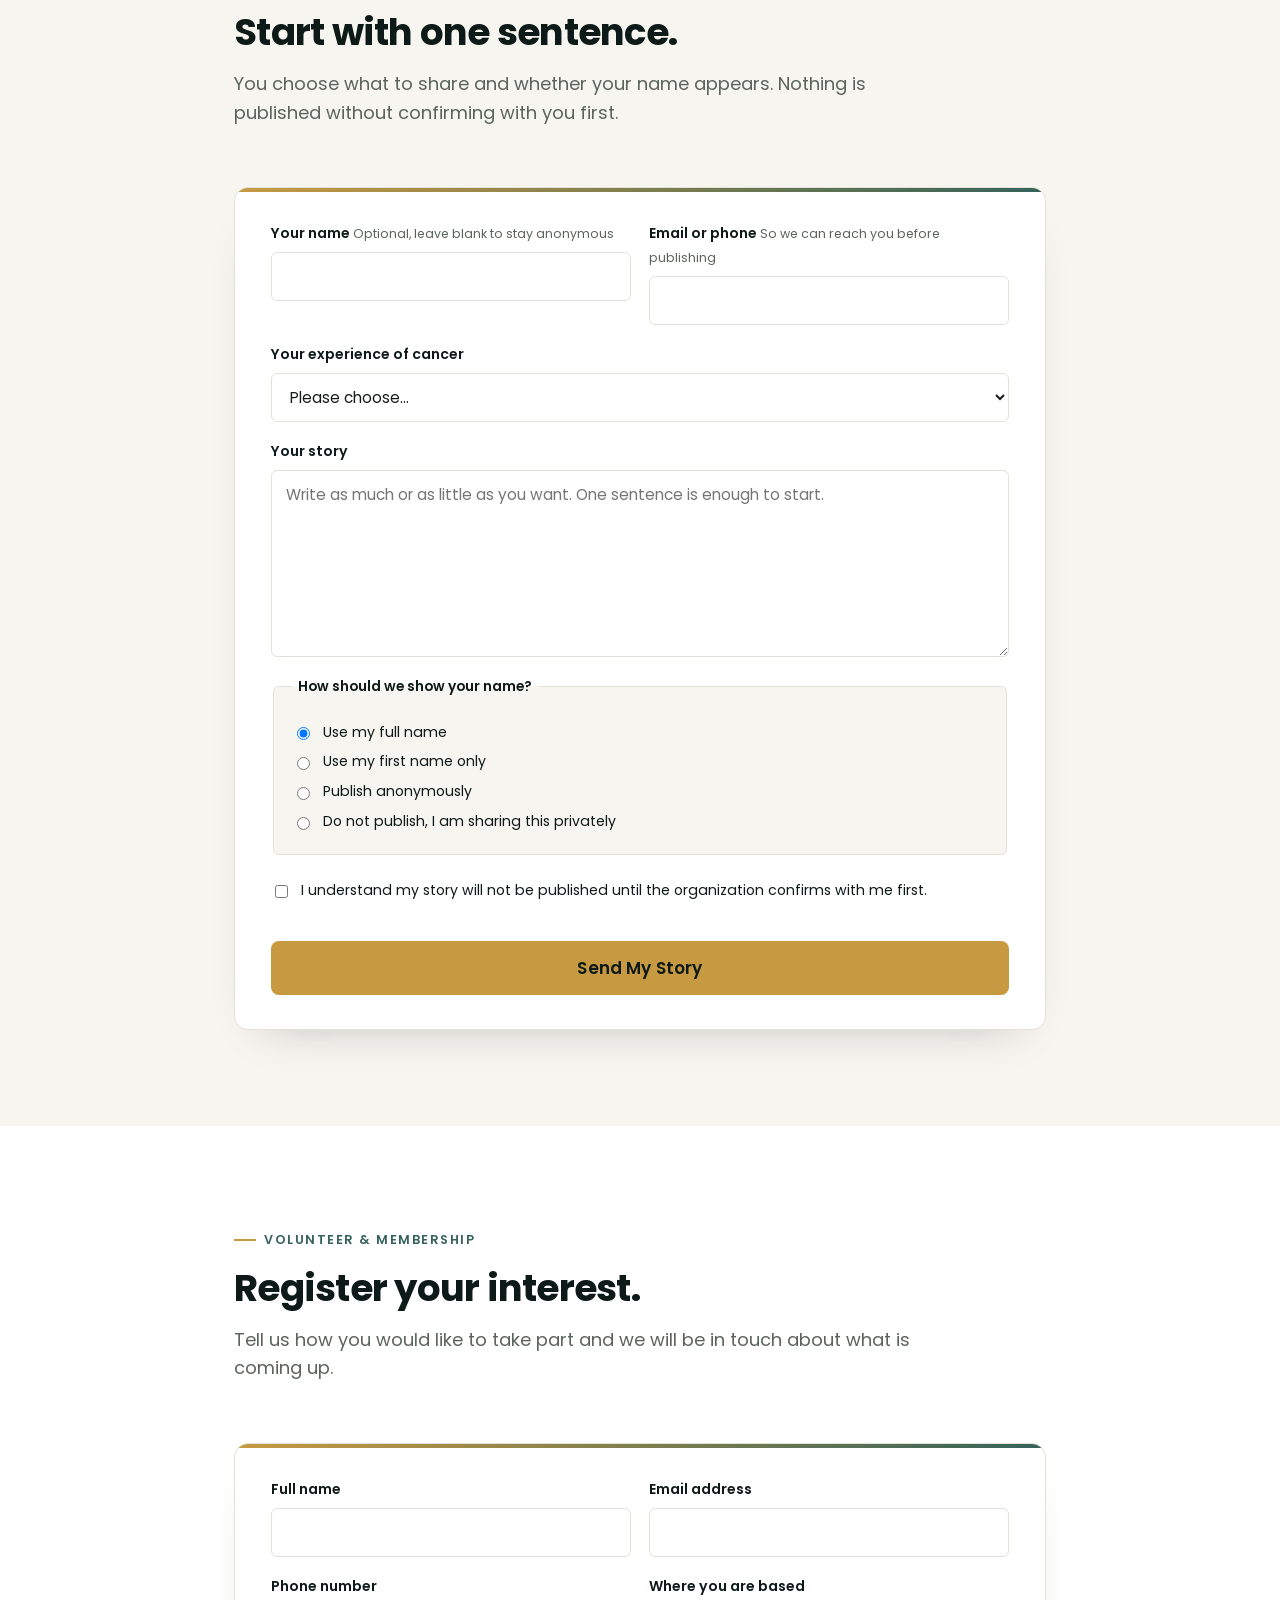
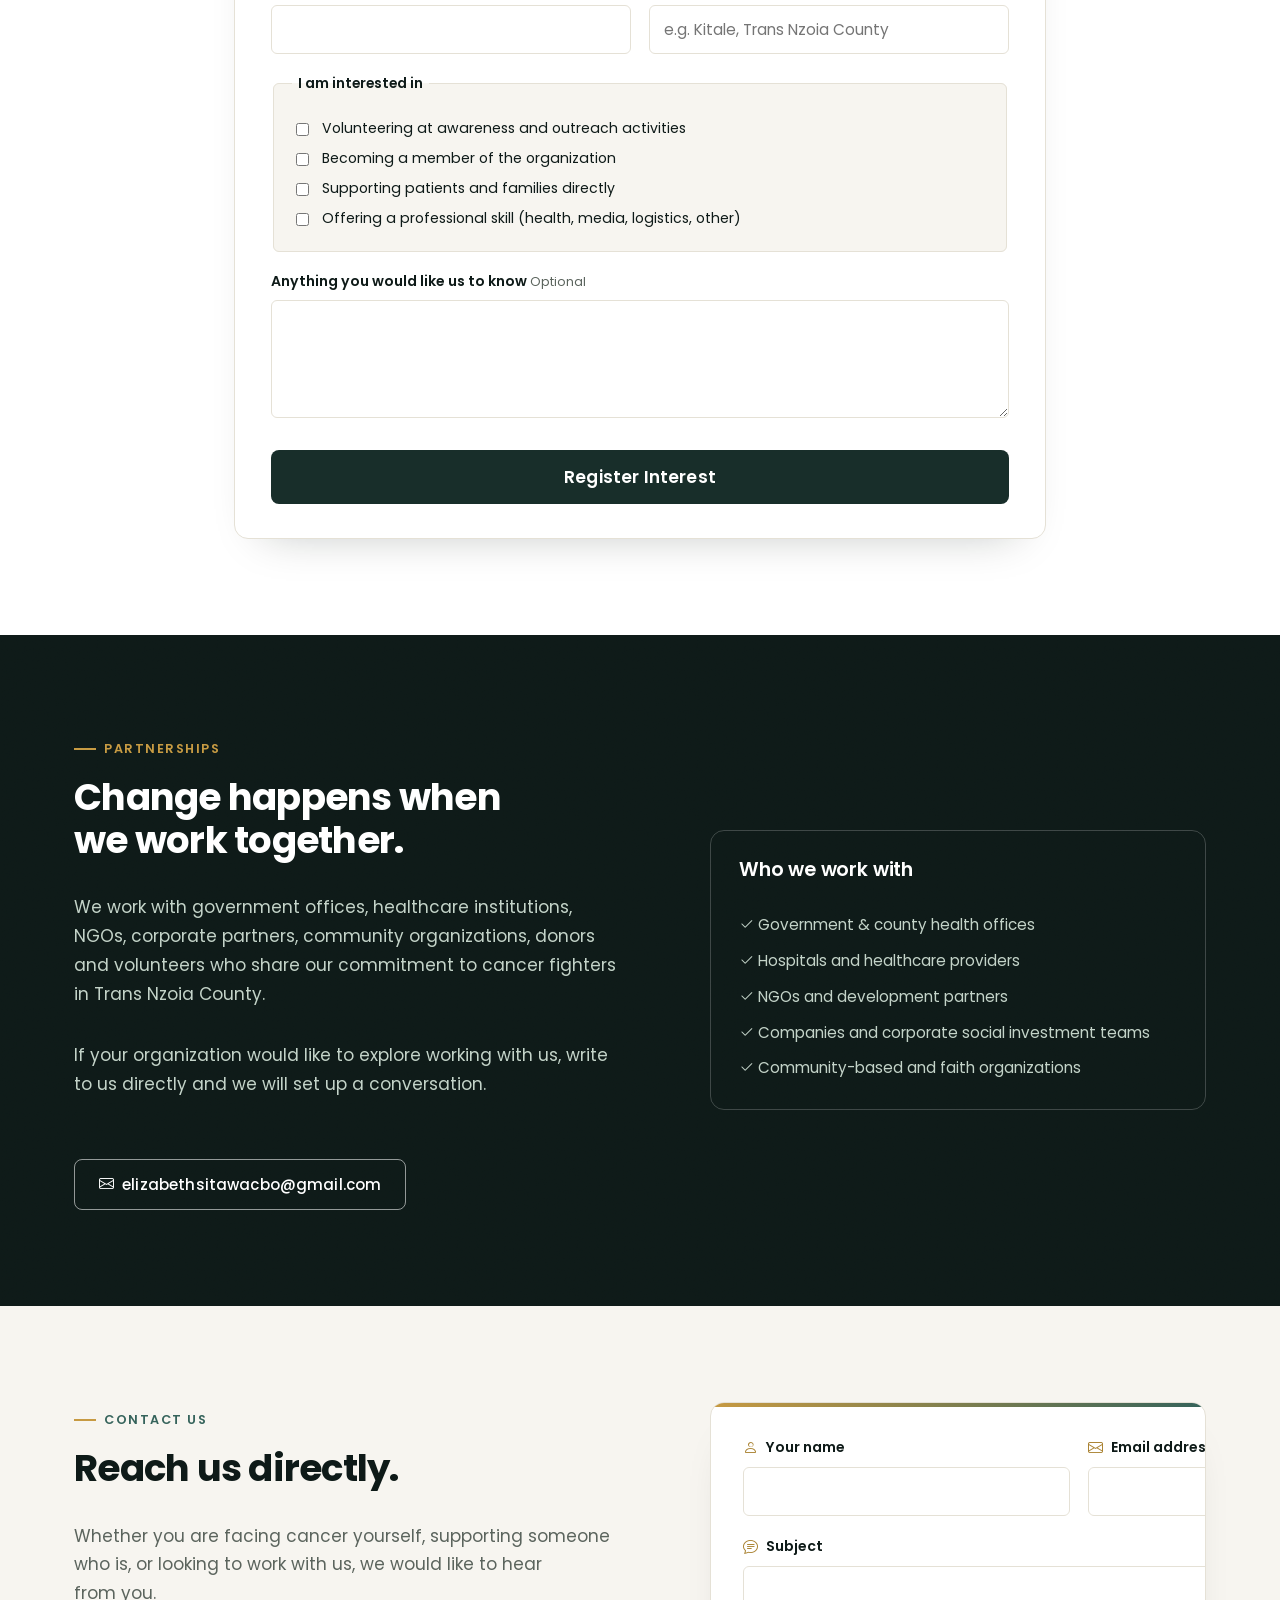
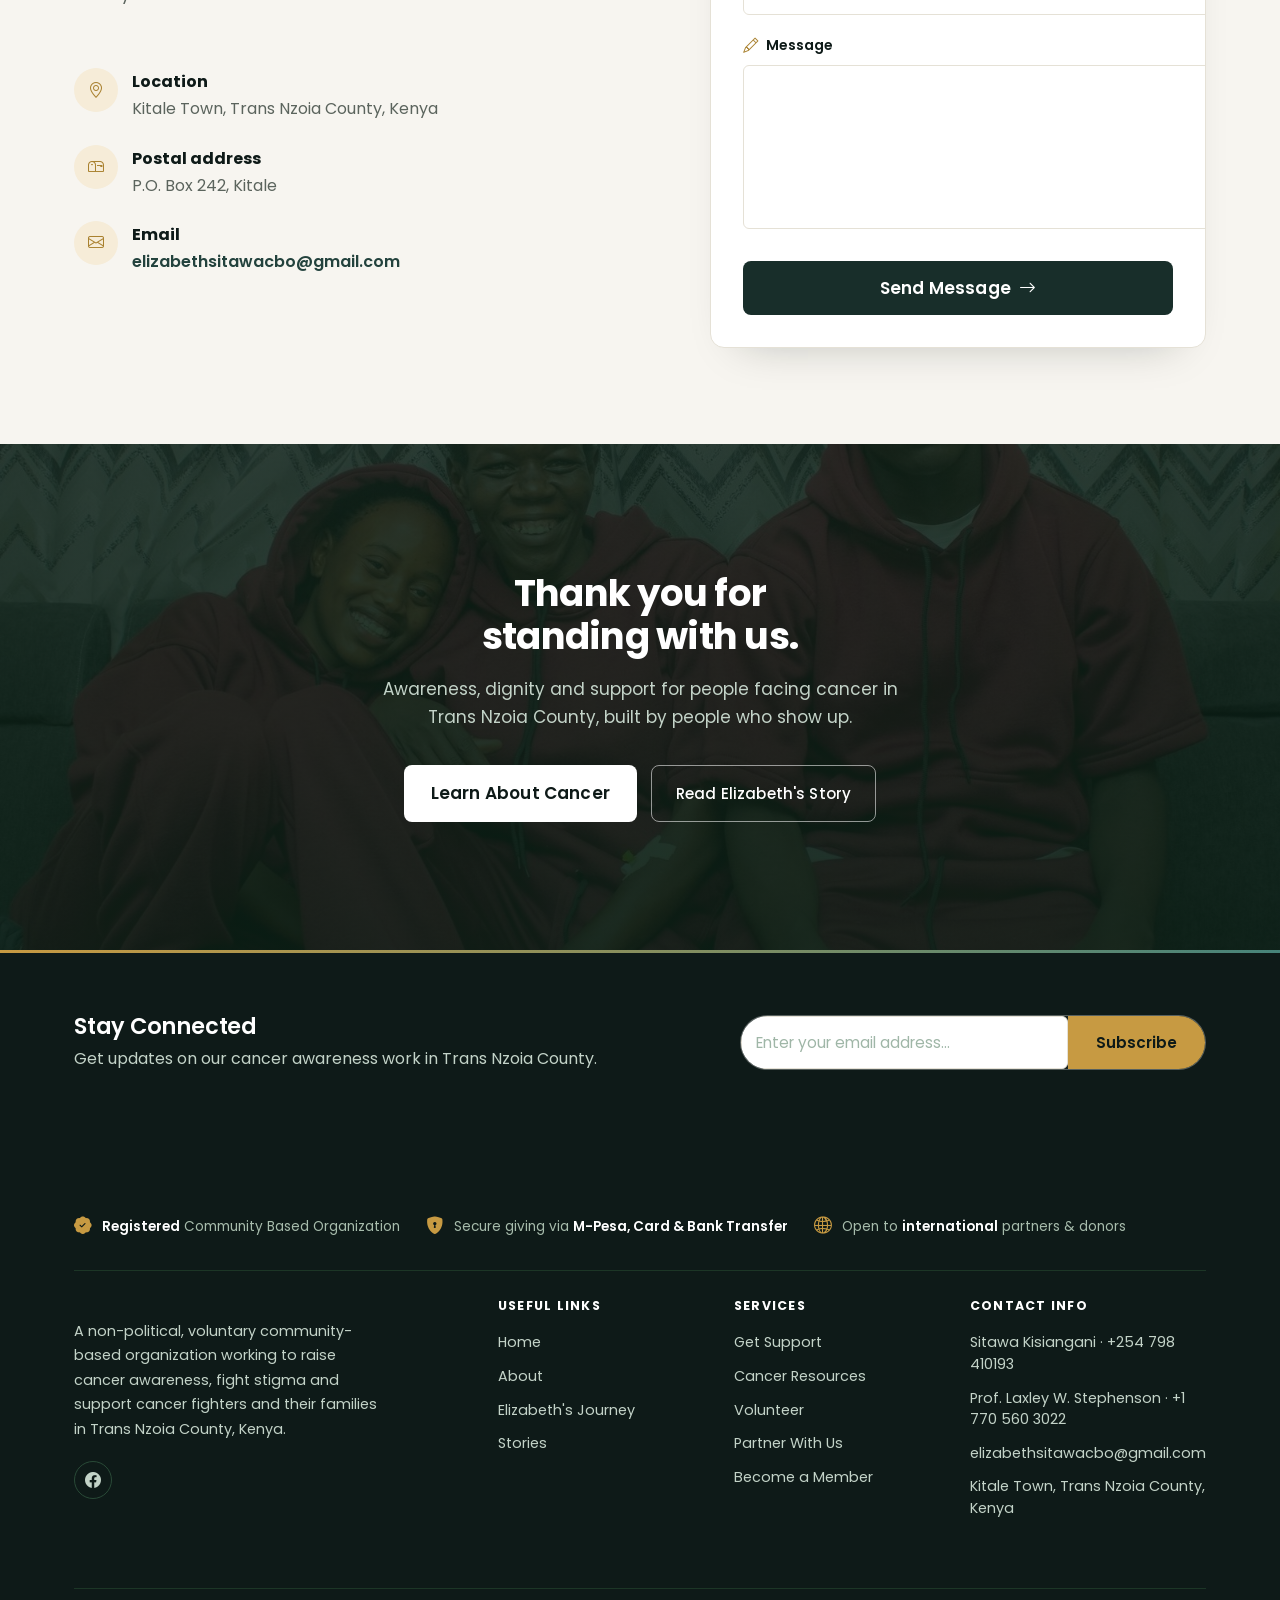
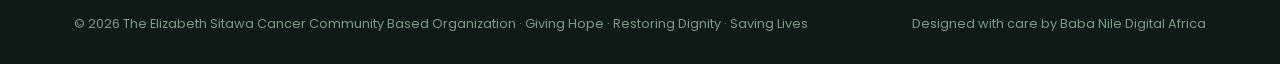
<file: get-involved.html>
<!DOCTYPE html>
<html lang="en">
<head>
<meta charset="UTF-8">
<meta name="viewport" content="width=device-width, initial-scale=1.0">
<title>Get Involved | Elizabeth Sitawa Cancer C.B.O.</title>
<meta name="description" content="Share your cancer story, volunteer, become a member, partner with us, or contact Elizabeth Sitawa Cancer C.B.O. in Trans Nzoia County, Kenya.">
<meta name="robots" content="index, follow">
<meta name="author" content="The Elizabeth Sitawa Cancer Community Based Organization">
<link rel="canonical" href="https://elizabethsitawacbo.org/get-involved.html">

<!-- Open Graph / Facebook / WhatsApp -->
<meta property="og:type" content="website">
<meta property="og:site_name" content="Elizabeth Sitawa Cancer C.B.O.">
<meta property="og:locale" content="en_US">
<meta property="og:url" content="https://elizabethsitawacbo.org/get-involved.html">
<meta property="og:title" content="Get Involved | Elizabeth Sitawa Cancer C.B.O.">
<meta property="og:description" content="Share your cancer story, volunteer, become a member, partner with us, or contact Elizabeth Sitawa Cancer C.B.O. in Trans Nzoia County, Kenya.">
<meta property="og:image" content="https://elizabethsitawacbo.org/assets/hospital-blue-gown.jpg">
<meta property="og:image:width" content="1200">
<meta property="og:image:height" content="630">
<meta property="og:image:alt" content="Get Involved | Elizabeth Sitawa Cancer C.B.O.">

<!-- Twitter -->
<meta name="twitter:card" content="summary_large_image">
<meta name="twitter:title" content="Get Involved | Elizabeth Sitawa Cancer C.B.O.">
<meta name="twitter:description" content="Share your cancer story, volunteer, become a member, partner with us, or contact Elizabeth Sitawa Cancer C.B.O. in Trans Nzoia County, Kenya.">
<meta name="twitter:image" content="https://elizabethsitawacbo.org/assets/hospital-blue-gown.jpg">

<!-- Favicons -->
<link rel="icon" href="assets/favicon/favicon.ico" sizes="any">
<link rel="icon" type="image/png" sizes="32x32" href="assets/favicon/favicon-32x32.png">
<link rel="icon" type="image/png" sizes="16x16" href="assets/favicon/favicon-16x16.png">
<link rel="apple-touch-icon" sizes="180x180" href="assets/favicon/apple-touch-icon.png">
<link rel="manifest" href="assets/favicon/site.webmanifest">
<meta name="theme-color" content="#0a1e15">
<link rel="preconnect" href="https://fonts.googleapis.com">
<link rel="preconnect" href="https://fonts.gstatic.com" crossorigin>
<link href="https://fonts.googleapis.com/css2?family=Poppins:wght@400;500;600;700;800&display=swap" rel="stylesheet">
<link rel="stylesheet" href="https://cdn.jsdelivr.net/npm/bootstrap-icons@1.11.3/font/bootstrap-icons.css">
<link rel="stylesheet" href="css/style.css">
<script type="application/ld+json">
{
  "@context": "https://schema.org",
  "@type": "BreadcrumbList",
  "itemListElement": [
    { "@type": "ListItem", "position": 1, "name": "Home", "item": "https://elizabethsitawacbo.org/" },
    { "@type": "ListItem", "position": 2, "name": "Get Involved", "item": "https://elizabethsitawacbo.org/get-involved.html" }
  ]
}
</script>
</head>
<body>
<a href="#main" class="skip-link">Skip to content</a>

<div class="topbar">
  <div class="container topbar-inner">
    <div class="topbar-left">
      <a href="tel:+254798410193"><i class="bi bi-telephone"></i> +254 798 410193</a>
      <a href="mailto:elizabethsitawacbo@gmail.com"><i class="bi bi-envelope"></i> elizabethsitawacbo@gmail.com</a>
      <span class="topbar-loc"><i class="bi bi-geo-alt"></i> Kitale, Trans Nzoia County, Kenya</span>
    </div>
    <div class="topbar-right">
      <span class="topbar-badge"><i class="bi bi-patch-check-fill"></i> Registered C.B.O.</span>
      <a href="https://web.facebook.com/groups/1571981966731530" target="_blank" rel="noopener" aria-label="Facebook Community Group"><i class="bi bi-facebook"></i></a>
    </div>
  </div>
</div>
<header class="site-header">
  <nav class="nav container" aria-label="Primary">
    <a href="index.html" class="nav-brand">
      <img src="assets/logo.png" alt="The Elizabeth Sitawa Cancer Community Based Organization" decoding="async">
    </a>
    <ul class="nav-links" id="nav-links">
      <li><a href="index.html"><i class="bi bi-house"></i>Home</a></li>
      <li><a href="about.html"><i class="bi bi-info-circle"></i>About</a></li>
      <li><a href="get-support.html"><i class="bi bi-life-preserver"></i>Get Support</a></li><li><button type="button" class="nav-donate-link" data-open-donate><i class="bi bi-heart"></i>Donate</button></li>
      <li><a href="cancer-awareness.html"><i class="bi bi-heart-pulse"></i>Cancer Resources</a></li>
      <li><a href="stories.html"><i class="bi bi-chat-square-heart"></i>Stories</a></li>
      <li><a href="get-involved.html" aria-current="page"><i class="bi bi-people"></i>Get Involved</a></li>
      <li class="nav-mobile-cta"><a href="get-support.html#request" class="btn btn-line">Get Support</a></li>
    </ul>
    <div class="nav-cta">
      <button type="button" class="btn btn-gold" data-open-donate>Donate</button>
      <a href="get-support.html#request" class="btn btn-line">Get Support</a>
      <button class="nav-toggle" aria-label="Open menu" aria-expanded="false" aria-controls="nav-links">
        <i class="bi bi-list"></i>
      </button>
    </div>
  </nav>
</header>

<main id="main">

  <section class="page-hero" style="background-image:url('assets/hospital-blue-gown.jpg');">
    <div class="container">
      <nav class="page-hero-breadcrumb" aria-label="Breadcrumb">
        <a href="index.html">Home</a><span class="sep">|</span><span class="current" aria-current="page">Get Involved</span>
      </nav>
      <h1>Get Involved</h1>
    </div>
  </section>

  <!-- WAYS IN -->
  <section class="section">
    <div class="container">
      <span class="eyebrow">Ways To Take Part</span>
      <h2 class="mt-1">Four ways to stand with cancer fighters.</h2>
      <div class="pillar-grid">
        <div class="pillar reveal">
          <div class="icon-badge"><i class="bi bi-chat-quote"></i></div>
          <h3>Share your story</h3>
          <p>Your experience of cancer, as a patient, survivor, caregiver or bereaved family member, helps break the silence for someone else.</p>
          <div class="fig"><a href="#share-story" class="text-link" style="border:none; padding:0;">Go to the form</a></div>
        </div>
        <div class="pillar reveal" style="--reveal-delay:80ms;">
          <div class="icon-badge"><i class="bi bi-person-arms-up"></i></div>
          <h3>Volunteer</h3>
          <p>Support awareness activities and community outreach across Trans Nzoia County. No medical background required.</p>
          <div class="fig"><a href="#volunteer" class="text-link" style="border:none; padding:0;">Register interest</a></div>
        </div>
        <div class="pillar reveal" style="--reveal-delay:160ms;">
          <div class="icon-badge"><i class="bi bi-diagram-3"></i></div>
          <h3>Partner with us</h3>
          <p>We work with government, healthcare institutions, NGOs, companies and development partners who share our commitment.</p>
          <div class="fig"><a href="#partner" class="text-link" style="border:none; padding:0;">Start a conversation</a></div>
        </div>
        <div class="pillar reveal">
          <div class="icon-badge"><i class="bi bi-person-plus"></i></div>
          <h3>Become a member</h3>
          <p>Join the organization as a member and take part in the community we are building around this work.</p>
          <div class="fig"><a href="#membership" class="text-link" style="border:none; padding:0;">Learn how</a></div>
        </div>
        <div class="pillar reveal" style="--reveal-delay:80ms;">
          <div class="icon-badge"><i class="bi bi-megaphone"></i></div>
          <h3>Spread the word</h3>
          <p>Share what you learn here. Correcting one myth in one conversation is real work.</p>
          <div class="fig"><a href="cancer-awareness.html" class="text-link" style="border:none; padding:0;">Read the awareness page</a></div>
        </div>
        <div class="pillar reveal" style="--reveal-delay:160ms;">
          <div class="icon-badge"><i class="bi bi-envelope"></i></div>
          <h3>Just get in touch</h3>
          <p>If you are facing cancer and need someone to talk to, or you are not sure where you fit, write to us.</p>
          <div class="fig"><a href="#contact" class="text-link" style="border:none; padding:0;">Contact us</a></div>
        </div>
      </div>
    </div>
  </section>

  <!-- SHARE YOUR STORY -->
  <section class="section section--cream" id="share-story">
    <div class="container" style="max-width:860px;">
      <span class="eyebrow">Share Your Story</span>
      <h2 class="mt-1">Start with one sentence.</h2>
      <p class="lede mt-1">You choose what to share and whether your name appears. Nothing is published without confirming with you first.</p>

      <form id="story-form" class="mt-3 form-card" novalidate>
        <div class="form-grid">
          <div class="field">
            <label for="story-name">Your name <span class="hint">Optional, leave blank to stay anonymous</span></label>
            <input type="text" id="story-name" name="name" autocomplete="name">
          </div>
          <div class="field">
            <label for="story-contact">Email or phone <span class="hint">So we can reach you before publishing</span></label>
            <input type="text" id="story-contact" name="contact">
          </div>
          <div class="field full">
            <label for="story-role">Your experience of cancer</label>
            <select id="story-role" name="role">
              <option value="">Please choose...</option>
              <option>I am living with cancer</option>
              <option>I am a cancer survivor</option>
              <option>I care for someone with cancer</option>
              <option>I lost someone I love to cancer</option>
              <option>I am a community member or supporter</option>
              <option>Prefer not to say</option>
            </select>
          </div>
          <div class="field full">
            <label for="story-text">Your story</label>
            <textarea id="story-text" name="story" rows="7" placeholder="Write as much or as little as you want. One sentence is enough to start."></textarea>
          </div>
          <div class="field full">
            <fieldset>
              <legend>How should we show your name?</legend>
              <div class="check-row"><input type="radio" id="name-full" name="attribution" checked><label for="name-full" style="font-weight:400;">Use my full name</label></div>
              <div class="check-row"><input type="radio" id="name-first" name="attribution"><label for="name-first" style="font-weight:400;">Use my first name only</label></div>
              <div class="check-row"><input type="radio" id="name-anon" name="attribution"><label for="name-anon" style="font-weight:400;">Publish anonymously</label></div>
              <div class="check-row"><input type="radio" id="name-private" name="attribution"><label for="name-private" style="font-weight:400;">Do not publish, I am sharing this privately</label></div>
            </fieldset>
          </div>
          <div class="field full">
            <div class="check-row">
              <input type="checkbox" id="story-consent" required>
              <label for="story-consent" style="font-weight:400;">I understand my story will not be published until the organization confirms with me first.</label>
            </div>
          </div>
        </div>
        <button type="submit" class="btn btn-gold mt-2">Send My Story</button>
      </form>

      <div id="story-confirm" class="disclaimer-box mt-3" hidden>
        <strong>Thank you for trusting us with this.</strong> Your story has been received. Someone from the organization will get back to you before anything is published.
      </div>
    </div>
  </section>

  <!-- VOLUNTEER / MEMBERSHIP -->
  <section class="section" id="volunteer">
    <div class="container" style="max-width:860px;">
      <span class="eyebrow">Volunteer &amp; Membership</span>
      <h2 class="mt-1" id="membership">Register your interest.</h2>
      <p class="lede mt-1">Tell us how you would like to take part and we will be in touch about what is coming up.</p>

      <form id="register-form" class="mt-3 form-card" novalidate>
        <div class="form-grid">
          <div class="field">
            <label for="reg-name">Full name</label>
            <input type="text" id="reg-name" name="name" autocomplete="name" required>
          </div>
          <div class="field">
            <label for="reg-email">Email address</label>
            <input type="email" id="reg-email" name="email" autocomplete="email" required>
          </div>
          <div class="field">
            <label for="reg-phone">Phone number</label>
            <input type="tel" id="reg-phone" name="phone" autocomplete="tel">
          </div>
          <div class="field">
            <label for="reg-location">Where you are based</label>
            <input type="text" id="reg-location" name="location" placeholder="e.g. Kitale, Trans Nzoia County">
          </div>
          <div class="field full">
            <fieldset>
              <legend>I am interested in</legend>
              <div class="check-row"><input type="checkbox" id="int-volunteer"><label for="int-volunteer" style="font-weight:400;">Volunteering at awareness and outreach activities</label></div>
              <div class="check-row"><input type="checkbox" id="int-member"><label for="int-member" style="font-weight:400;">Becoming a member of the organization</label></div>
              <div class="check-row"><input type="checkbox" id="int-support"><label for="int-support" style="font-weight:400;">Supporting patients and families directly</label></div>
              <div class="check-row"><input type="checkbox" id="int-skills"><label for="int-skills" style="font-weight:400;">Offering a professional skill (health, media, logistics, other)</label></div>
            </fieldset>
          </div>
          <div class="field full">
            <label for="reg-note">Anything you would like us to know <span class="hint">Optional</span></label>
            <textarea id="reg-note" name="note" rows="4"></textarea>
          </div>
        </div>
        <button type="submit" class="btn btn-solid mt-2">Register Interest</button>
      </form>

      <div id="register-confirm" class="disclaimer-box mt-3" hidden>
        <strong>Thank you.</strong> Your details have been received and someone from the organization will be in touch.
      </div>
    </div>
  </section>

  <!-- PARTNER -->
  <section class="section section--dark" id="partner">
    <div class="container grid-2">
      <div>
        <span class="eyebrow">Partnerships</span>
        <h2 class="mt-1">Change happens when we work together.</h2>
        <p class="body-copy mt-2">We work with government offices, healthcare institutions, NGOs, corporate partners, community organizations, donors and volunteers who share our commitment to cancer fighters in Trans Nzoia County.</p>
        <p class="body-copy mt-2">If your organization would like to explore working with us, write to us directly and we will set up a conversation.</p>
        <a href="mailto:elizabethsitawacbo@gmail.com" class="btn btn-line-white mt-3"><i class="bi bi-envelope"></i> elizabethsitawacbo@gmail.com</a>
      </div>
      <div>
        <div class="card" style="background:transparent; border-color:rgba(255,255,255,.2);">
          <h3 style="color:var(--white);">Who we work with</h3>
          <ul class="mt-2" style="color:#c3d3c8; font-size:.95rem;">
            <li style="margin-bottom:10px;"><i class="bi bi-check2"></i> Government &amp; county health offices</li>
            <li style="margin-bottom:10px;"><i class="bi bi-check2"></i> Hospitals and healthcare providers</li>
            <li style="margin-bottom:10px;"><i class="bi bi-check2"></i> NGOs and development partners</li>
            <li style="margin-bottom:10px;"><i class="bi bi-check2"></i> Companies and corporate social investment teams</li>
            <li><i class="bi bi-check2"></i> Community-based and faith organizations</li>
          </ul>
        </div>
      </div>
    </div>
  </section>

  <!-- CONTACT -->
  <section class="section section--cream" id="contact">
    <div class="container">
      <div class="grid-2" style="align-items:start;">
        <div>
          <span class="eyebrow">Contact Us</span>
          <h2 class="mt-1">Reach us directly.</h2>
          <p class="body-copy mt-2">Whether you are facing cancer yourself, supporting someone who is, or looking to work with us, we would like to hear from you.</p>

          <div class="contact-info-list mt-3">
            <div class="contact-info-item">
              <div class="icon-badge"><i class="bi bi-geo-alt"></i></div>
              <div><strong>Location</strong><span>Kitale Town, Trans Nzoia County, Kenya</span></div>
            </div>
            <div class="contact-info-item">
              <div class="icon-badge"><i class="bi bi-mailbox"></i></div>
              <div><strong>Postal address</strong><span>P.O. Box 242, Kitale</span></div>
            </div>
            <div class="contact-info-item">
              <div class="icon-badge"><i class="bi bi-envelope"></i></div>
              <div><strong>Email</strong><a href="mailto:elizabethsitawacbo@gmail.com">elizabethsitawacbo@gmail.com</a></div>
            </div>
          </div>
        </div>

        <form id="contact-form" class="contact-form-card" novalidate>
          <div class="form-grid">
            <div class="field">
              <label for="c-name"><i class="bi bi-person"></i> Your name</label>
              <input type="text" id="c-name" name="name" autocomplete="name" required>
            </div>
            <div class="field">
              <label for="c-email"><i class="bi bi-envelope"></i> Email address</label>
              <input type="email" id="c-email" name="email" autocomplete="email" required>
            </div>
            <div class="field full">
              <label for="c-subject"><i class="bi bi-chat-text"></i> Subject</label>
              <input type="text" id="c-subject" name="subject">
            </div>
            <div class="field full">
              <label for="c-message"><i class="bi bi-pencil"></i> Message</label>
              <textarea id="c-message" name="message" rows="6" required></textarea>
            </div>
          </div>
          <button type="submit" class="btn btn-solid mt-2" style="width:100%;">Send Message <i class="bi bi-arrow-right" aria-hidden="true"></i></button>

          <div id="contact-confirm" class="disclaimer-box mt-3" hidden>
            <strong>Message received.</strong> Thank you for reaching out. Someone will respond as soon as possible.
          </div>
        </form>
      </div>
    </div>
  </section>


  <!-- PRE-FOOTER CTA -->
  <section class="cta-band" style="background-image:url('assets/family-couch.jpg');">
    <div class="container reveal">
      <h2>Thank you for standing with us.</h2>
      <p>Awareness, dignity and support for people facing cancer in Trans Nzoia County, built by people who show up.</p>
      <div class="cta-actions">
        <a href="cancer-awareness.html" class="btn btn-white">Learn About Cancer</a>
        <a href="journey.html" class="btn btn-line-white">Read Elizabeth's Story</a>
      </div>
    </div>
  </section>

</main>

<div class="newsletter">
  <div class="container newsletter-inner">
    <div>
      <h3>Stay Connected</h3>
      <p>Get updates on our cancer awareness work in Trans Nzoia County.</p>
    </div>
    <form class="newsletter-form" onsubmit="event.preventDefault(); this.reset(); this.querySelector('input').placeholder='Thank you!';">
      <input type="email" placeholder="Enter your email address..." required>
      <button type="submit">Subscribe</button>
    </form>
  </div>
</div>

<footer class="site-footer">
  <div class="container">
    <div class="footer-trust">
      <div class="footer-trust-item"><i class="bi bi-patch-check-fill"></i><span><strong>Registered</strong> Community Based Organization</span></div>
      <div class="footer-trust-item"><i class="bi bi-shield-lock-fill"></i><span>Secure giving via <strong>M-Pesa, Card &amp; Bank Transfer</strong></span></div>
      <div class="footer-trust-item"><i class="bi bi-globe2"></i><span>Open to <strong>international</strong> partners &amp; donors</span></div>
    </div>
    <div class="footer-grid">
      <div>
        <div class="footer-brand">
          <span class="footer-logo-badge"><img src="assets/logo.png" alt="The Elizabeth Sitawa Cancer Community Based Organization" decoding="async"></span>
          <span>Elizabeth Sitawa Cancer C.B.O.</span>
        </div>
        <p style="max-width:34ch; font-size:.9rem;">A non-political, voluntary community-based organization working to raise cancer awareness, fight stigma and support cancer fighters and their families in Trans Nzoia County, Kenya.</p>
        <div class="footer-social">
          <a href="https://web.facebook.com/groups/1571981966731530" target="_blank" rel="noopener" aria-label="Facebook Community Group"><i class="bi bi-facebook"></i></a>
        </div>
      </div>
      <div class="footer-col">
        <h4>Useful Links</h4>
        <ul>
          <li><a href="index.html">Home</a></li>
          <li><a href="about.html">About</a></li>
          <li><a href="journey.html">Elizabeth's Journey</a></li>
          <li><a href="stories.html">Stories</a></li>
        </ul>
      </div>
      <div class="footer-col">
        <h4>Services</h4>
        <ul>
          <li><a href="get-support.html">Get Support</a></li>
          <li><a href="cancer-awareness.html">Cancer Resources</a></li>
          <li><a href="get-involved.html#volunteer">Volunteer</a></li>
          <li><a href="get-involved.html#partner">Partner With Us</a></li>
          <li><a href="get-involved.html#membership">Become a Member</a></li>
        </ul>
      </div>
      <div class="footer-col">
        <h4>Contact Info</h4>
        <ul>
          <li><a href="tel:+254798410193">Sitawa Kisiangani &middot; +254 798 410193</a></li>
          <li><a href="tel:+17705603022">Prof. Laxley W. Stephenson &middot; +1 770 560 3022</a></li>
          <li><a href="mailto:elizabethsitawacbo@gmail.com">elizabethsitawacbo@gmail.com</a></li>
          <li>Kitale Town, Trans Nzoia County, Kenya</li>
        </ul>
      </div>
    </div>
    <div class="footer-bottom">
      <span>&copy; 2026 The Elizabeth Sitawa Cancer Community Based Organization · Giving Hope · Restoring Dignity · Saving Lives</span>
      <span>Designed with care by Baba Nile Digital Africa</span>
    </div>
  </div>
</footer>

<div class="donate-overlay" id="donate-overlay">
  <div class="donate-modal" role="dialog" aria-modal="true" aria-labelledby="donate-title">
    <button type="button" class="donate-close" id="donate-close" aria-label="Close donation dialog"><i class="bi bi-x-lg"></i></button>
    <div class="donate-grid">

      <div class="donate-side">
        <img class="donate-side-img" src="assets/hospital-portrait.jpg" alt="A supporter visiting a cancer patient in hospital" loading="lazy" decoding="async">
        <div class="donate-side-body">
          <img class="donate-side-logo" src="assets/logo.png" alt="The Elizabeth Sitawa Cancer Community Based Organization">
          <h4>Support Someone Through Their Cancer Journey</h4>
          <p>Your gift helps provide education, awareness, advocacy and practical support to people and families affected by cancer in Trans Nzoia County.</p>
          <span class="donate-side-tagline">Giving Hope &middot; Restoring Dignity &middot; Saving Lives</span>
        </div>
      </div>

      <div class="donate-form-side">

        <div class="donate-progress" aria-hidden="true"><div class="donate-progress-bar" id="donate-progress-bar"></div></div>

        <!-- STEP 1: amount, frequency, purpose, payment method -->
        <div id="donate-step-1">
          <h3 id="donate-title">Give Today</h3>
          <div class="donate-step-scroll">

          <span class="donate-field-label" style="margin-top:0;">Frequency</span>
          <div class="freq-toggle">
            <button type="button" class="freq-btn active" data-freq="One-time">Give once</button>
            <button type="button" class="freq-btn" data-freq="Monthly"><i class="bi bi-heart-fill"></i> Monthly</button>
          </div>

          <span class="donate-field-label">Amount</span>
          <div class="amount-grid" id="amount-grid"></div>
          <div class="amount-display" id="amount-display-wrap">
            <input type="text" inputmode="decimal" id="amount-custom" placeholder="Enter amount" aria-describedby="err-amount">
            <select id="currency-select" aria-label="Currency">
              <option value="KES" data-symbol="KES ">KES</option>
              <option value="USD" data-symbol="$">USD</option>
              <option value="GBP" data-symbol="&pound;">GBP</option>
              <option value="EUR" data-symbol="&euro;">EUR</option>
            </select>
          </div>
          <span class="field-error" id="err-amount"></span>

          <span class="donate-field-label">What would you like to support?</span>
          <select class="donate-select" id="donate-purpose">
            <option>Where the need is greatest</option>
            <option>Sponsor a patient</option>
            <option>Support transportation</option>
            <option>Provide nutrition assistance</option>
            <option>Support community screening</option>
            <option>Support caregiver services</option>
            <option>Sponsor an awareness event</option>
          </select>

          <span class="donate-field-label">Payment method</span>
          <div class="payment-methods" role="group" aria-label="Choose payment method">
            <button type="button" class="payment-method active" data-method="M-Pesa">
              <i class="bi bi-phone"></i>
              <span><strong>M-Pesa</strong><small>Mobile money</small></span>
            </button>
            <button type="button" class="payment-method" data-method="Card">
              <i class="bi bi-credit-card"></i>
              <span><strong>Card</strong><small>Visa / Mastercard</small></span>
            </button>
            <button type="button" class="payment-method" data-method="Bank Transfer">
              <i class="bi bi-bank"></i>
              <span><strong>Bank Transfer</strong><small>Direct contribution</small></span>
            </button>
          </div>

          <div class="check-row mt-2">
            <input type="checkbox" id="donate-dedicate">
            <label for="donate-dedicate" style="font-weight:400;">Dedicate this donation</label>
          </div>
          <input type="text" id="donate-honoree" class="donate-honoree-input" placeholder="Honoree full name" hidden>

          </div>
          <div class="donate-actions">
            <button type="button" class="btn btn-dark" id="donate-step1-continue">Continue <i class="bi bi-arrow-right" aria-hidden="true"></i></button>
          </div>
        </div>

        <!-- STEP 2: donor details -->
        <div id="donate-step-2" hidden>
          <button type="button" class="donate-back-link" id="donate-back-1"><i class="bi bi-arrow-left"></i> Back</button>
          <h3>Enter your details</h3>
          <div class="donate-step-scroll">

          <div class="form-grid" style="gap:14px;">
            <div class="field">
              <label for="donor-first">First name</label>
              <input type="text" id="donor-first" autocomplete="given-name" aria-describedby="err-donor-first">
              <span class="field-error" id="err-donor-first"></span>
            </div>
            <div class="field">
              <label for="donor-last">Last name</label>
              <input type="text" id="donor-last" autocomplete="family-name" aria-describedby="err-donor-last">
              <span class="field-error" id="err-donor-last"></span>
            </div>
            <div class="field full">
              <label for="donor-email">Email address</label>
              <input type="email" id="donor-email" autocomplete="email" aria-describedby="err-donor-email">
              <span class="field-error" id="err-donor-email"></span>
            </div>
            <div class="field full"><label for="donor-phone">Phone <span class="hint">Optional</span></label><input type="tel" id="donor-phone" autocomplete="tel"></div>
          </div>
          <div class="check-row mt-2"><input type="checkbox" id="donor-org"><label for="donor-org" style="font-weight:400;">Donate as an organization</label></div>
          <input type="text" id="donor-org-name" class="donate-honoree-input" placeholder="Organization name" hidden>
          <div class="check-row"><input type="checkbox" id="donor-anon"><label for="donor-anon" style="font-weight:400;">Donate anonymously</label></div>
          <div class="check-row"><input type="checkbox" id="donor-subscribe" checked><label for="donor-subscribe" style="font-weight:400;">Subscribe to receive updates</label></div>
          <div class="check-row"><input type="checkbox" id="donor-terms"><label for="donor-terms" style="font-weight:400;">I agree to the Terms and Privacy Policy</label></div>
          <span class="field-error" id="err-donor-terms"></span>

          </div>
          <div class="donate-actions">
            <button type="button" class="btn btn-dark" id="donate-step2-continue">Continue</button>
          </div>
        </div>

        <!-- STEP 3: honest handoff (no fake payment) -->
        <div id="donate-result-view" hidden>
          <button type="button" class="donate-back-link" id="donate-back-2"><i class="bi bi-arrow-left"></i> Back</button>
          <h3>Complete your gift</h3>
          <div class="donate-step-scroll">
          <div class="disclaimer-box">
            <strong id="donate-result-summary"></strong><br><br>
            Online payment is being finalized. To complete this contribution now, please contact us directly and we'll confirm the best way to receive it:<br><br>
            <a href="tel:+254798410193">Sitawa Kisiangani &middot; +254 798 410193</a><br>
            <a href="tel:+17705603022">Prof. Laxley W. Stephenson &middot; +1 770 560 3022</a>
          </div>
          </div>
        </div>

      </div>
    </div>
  </div>
</div>
</div>
</div>
<script src="js/main.js"></script>
</body>
</html>
</file>
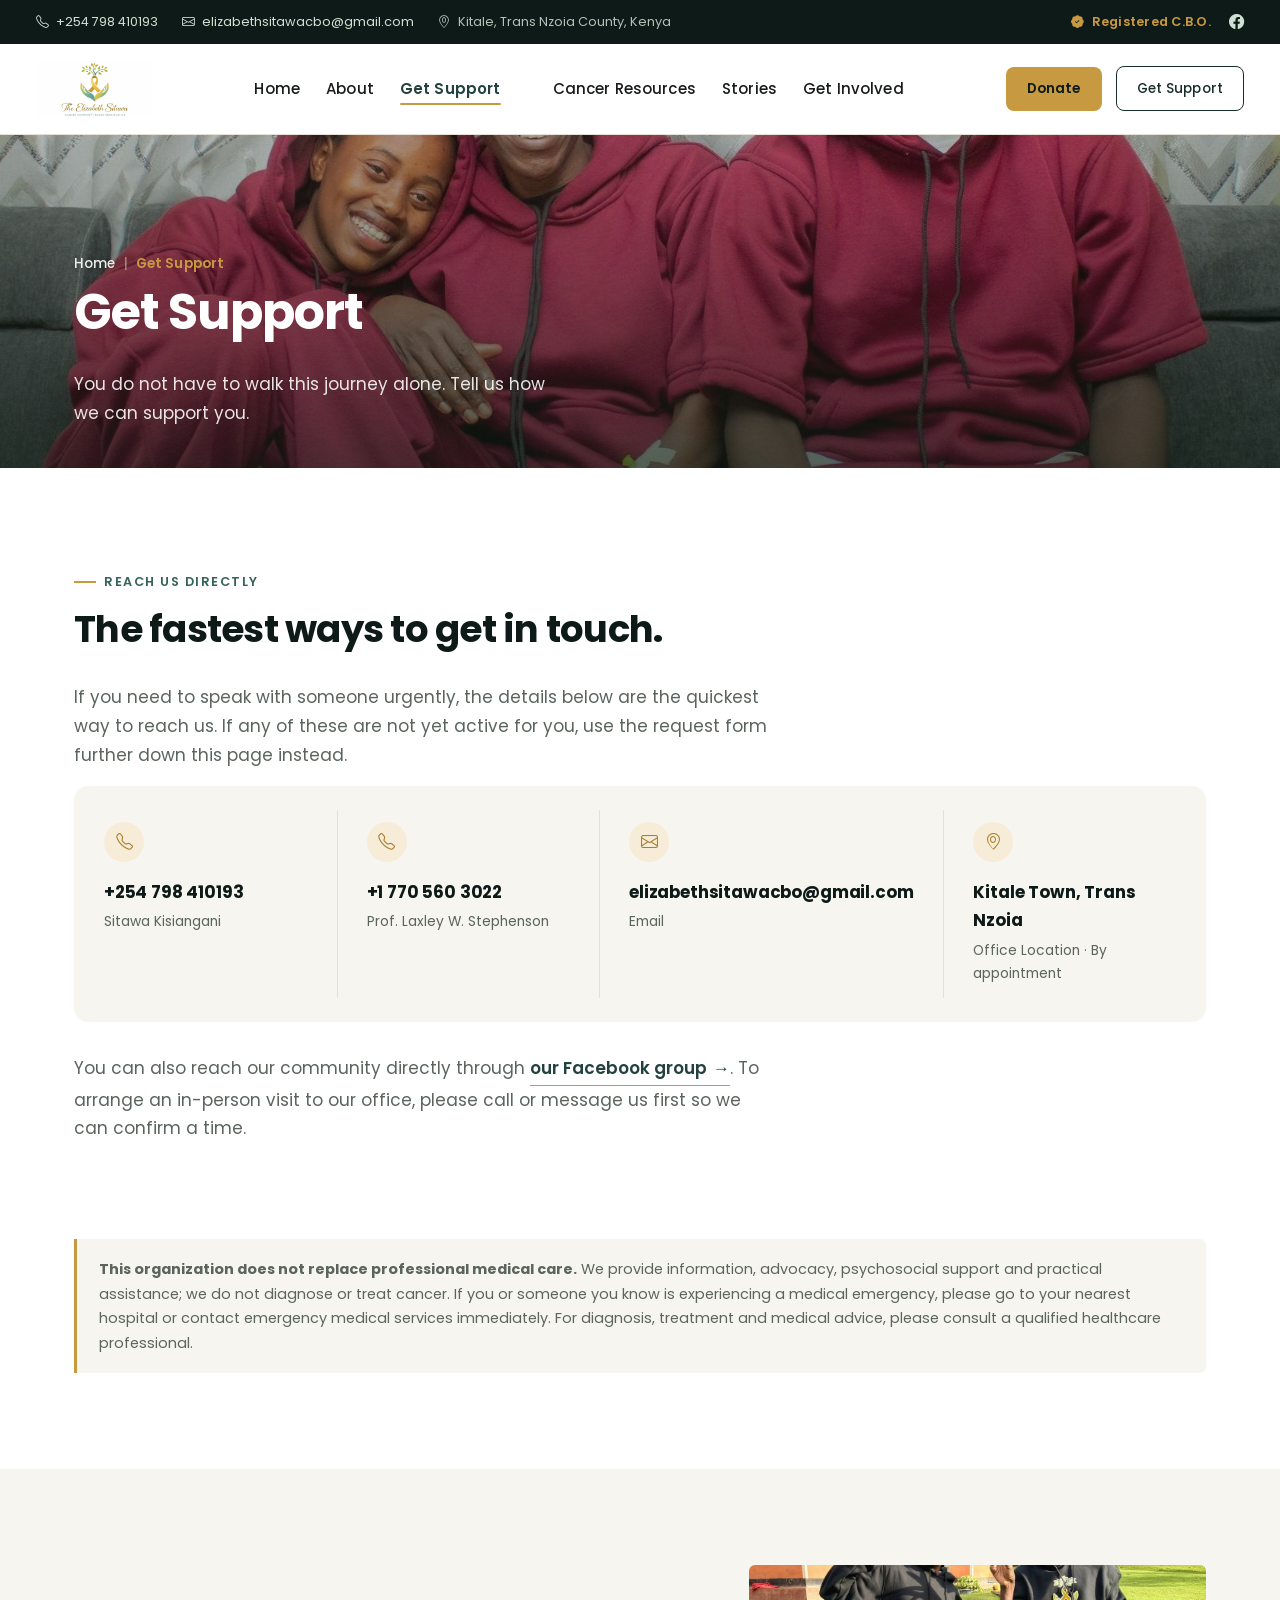
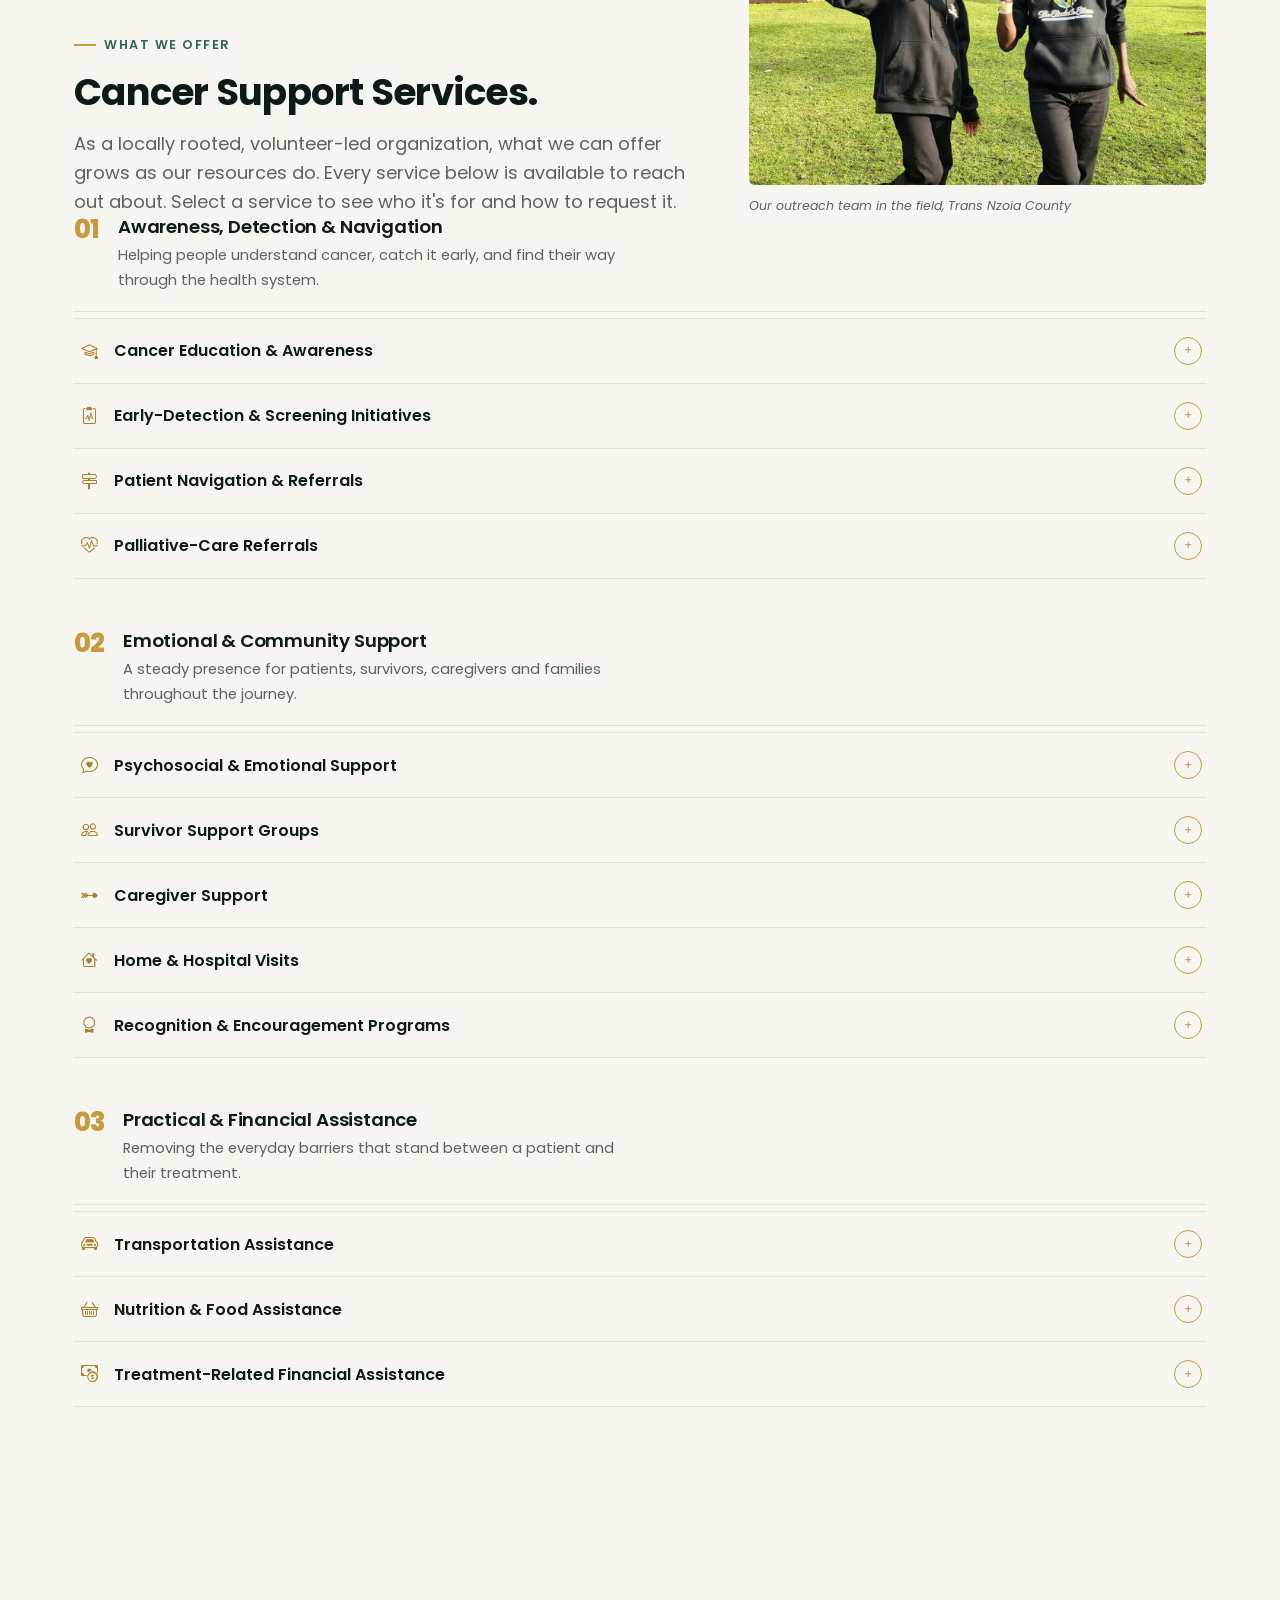
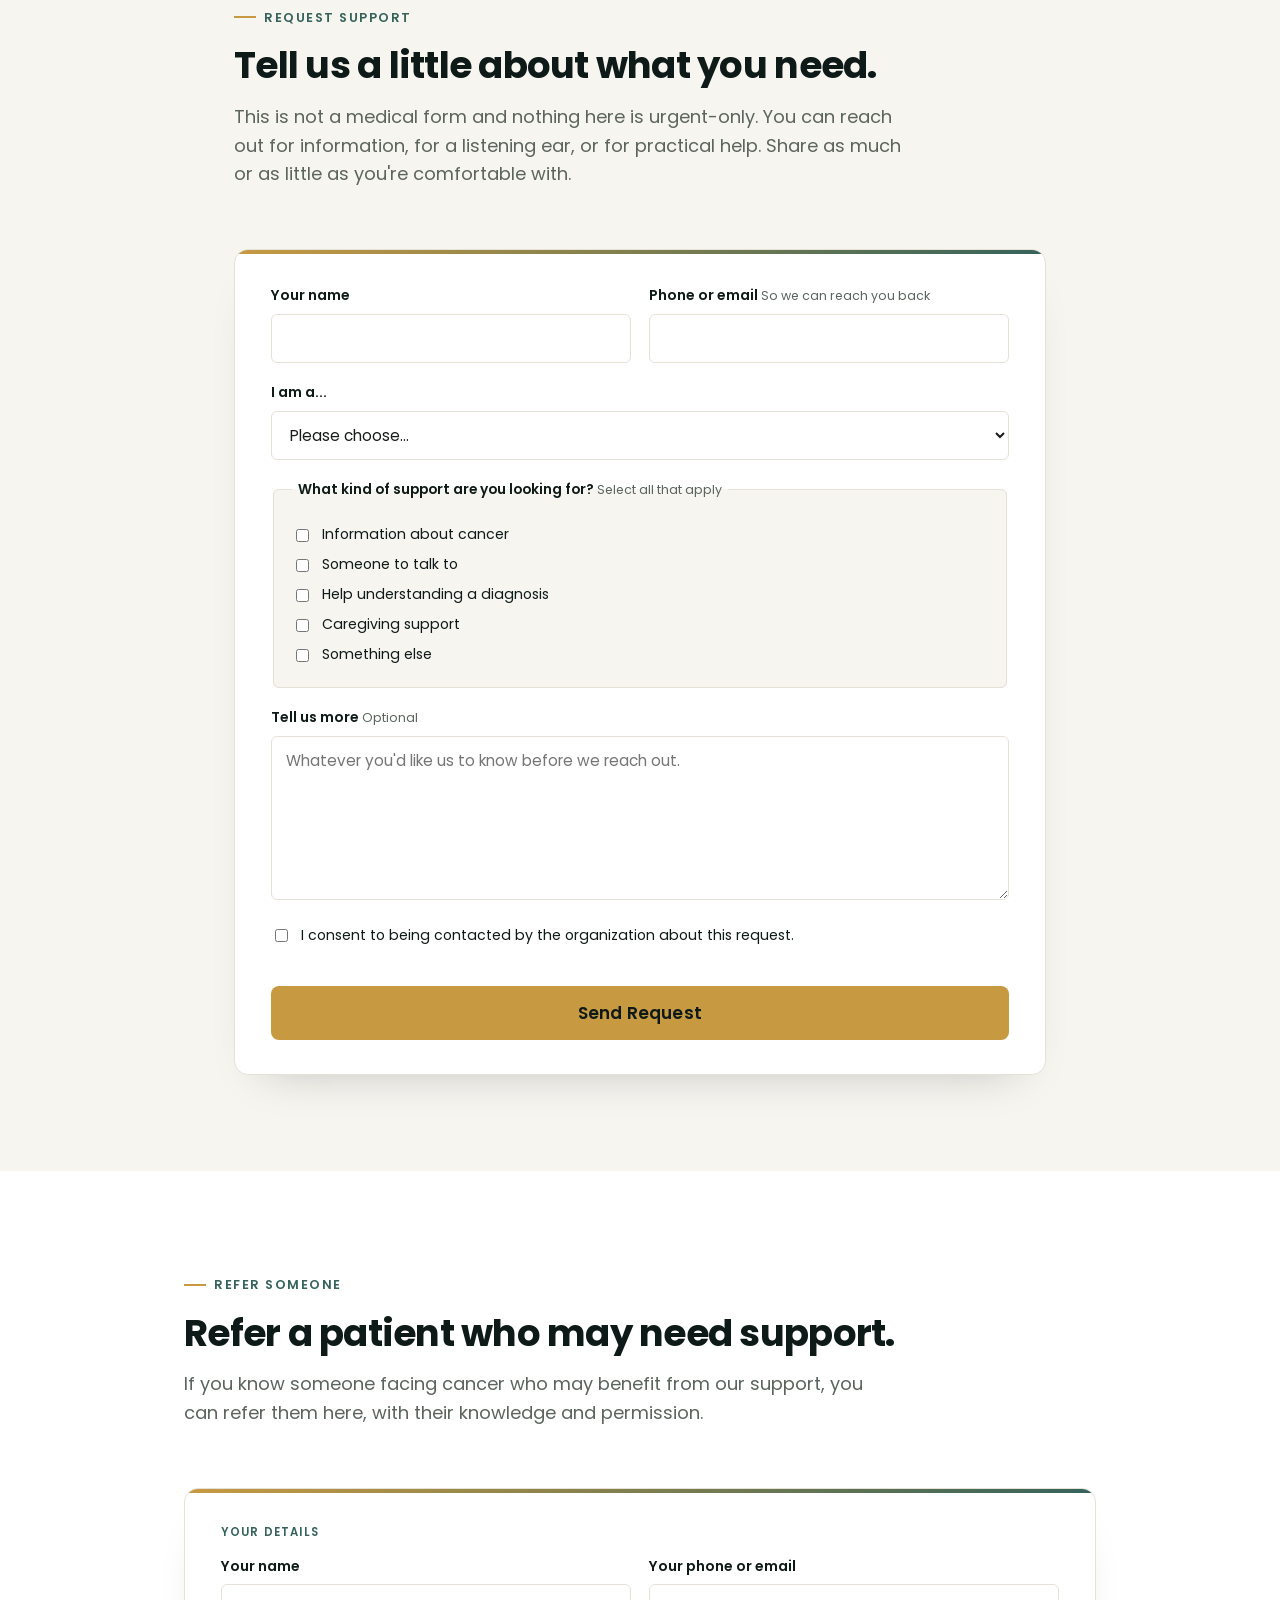
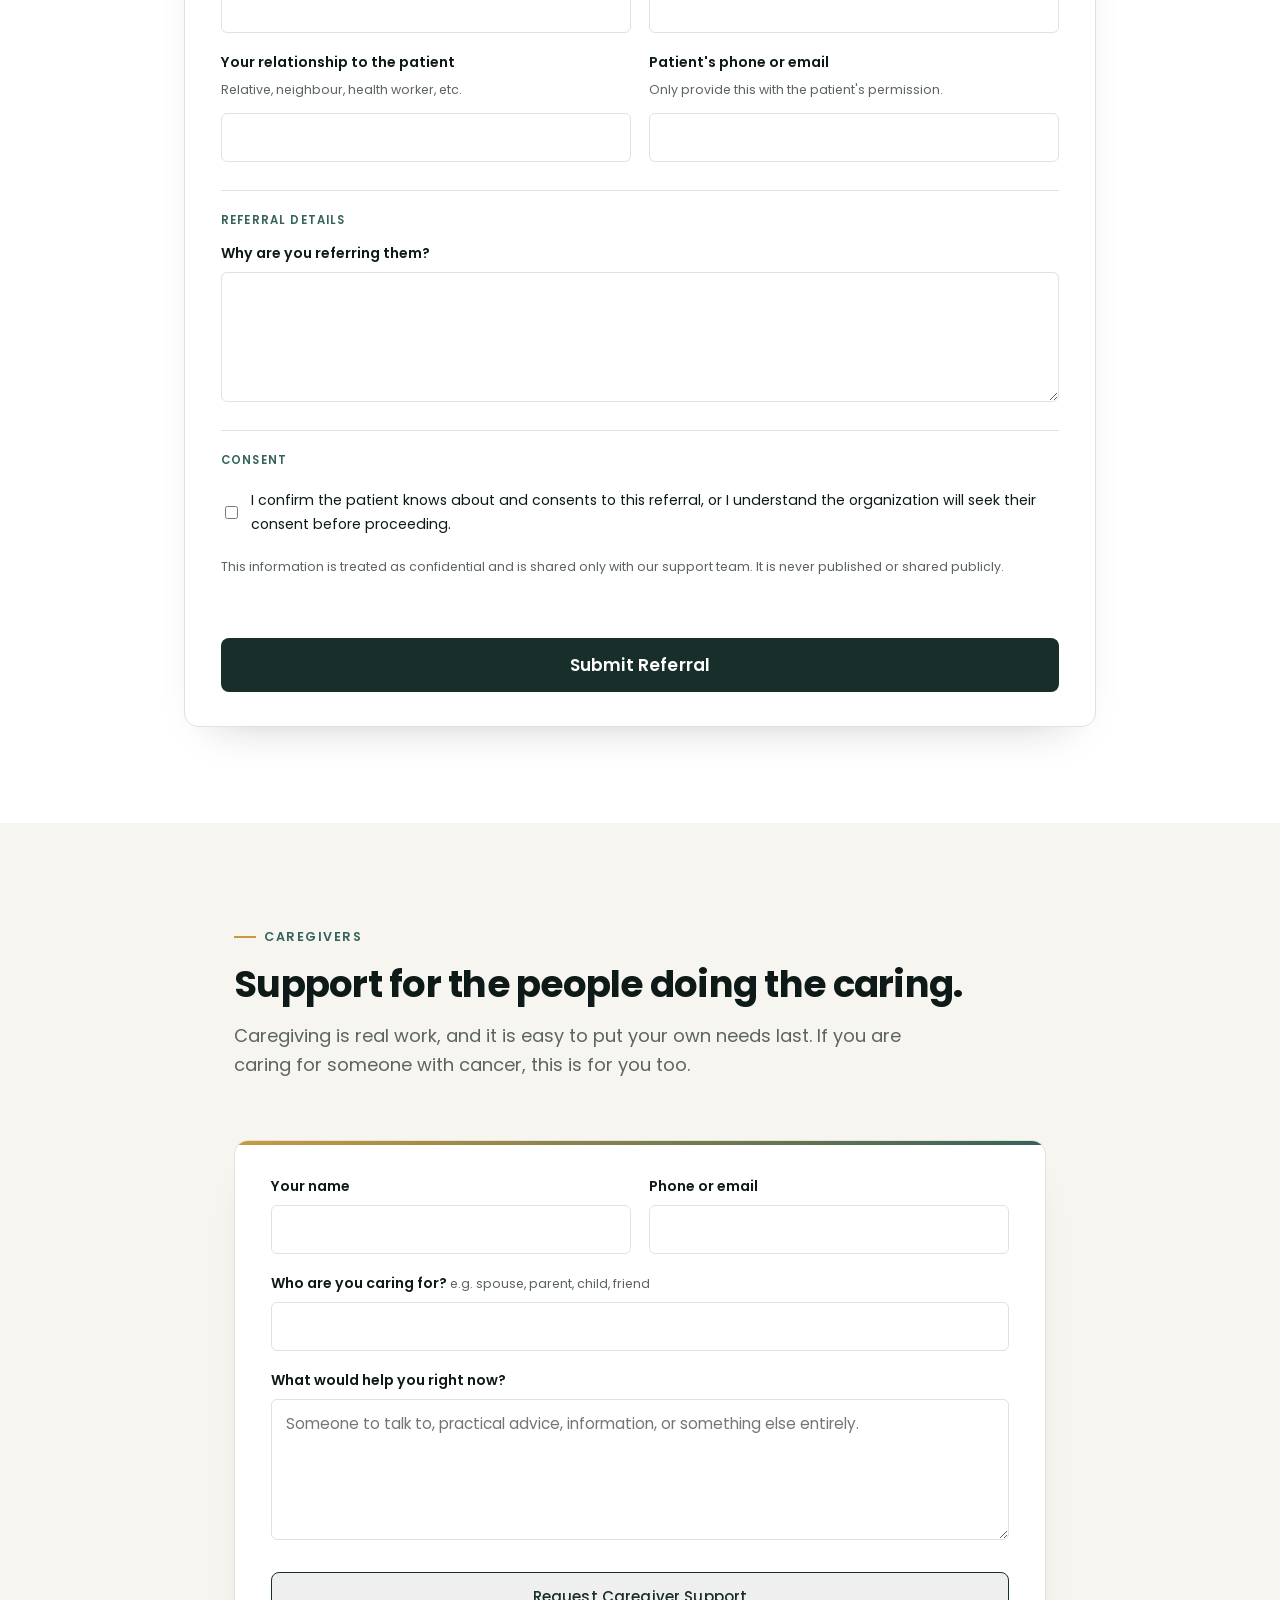
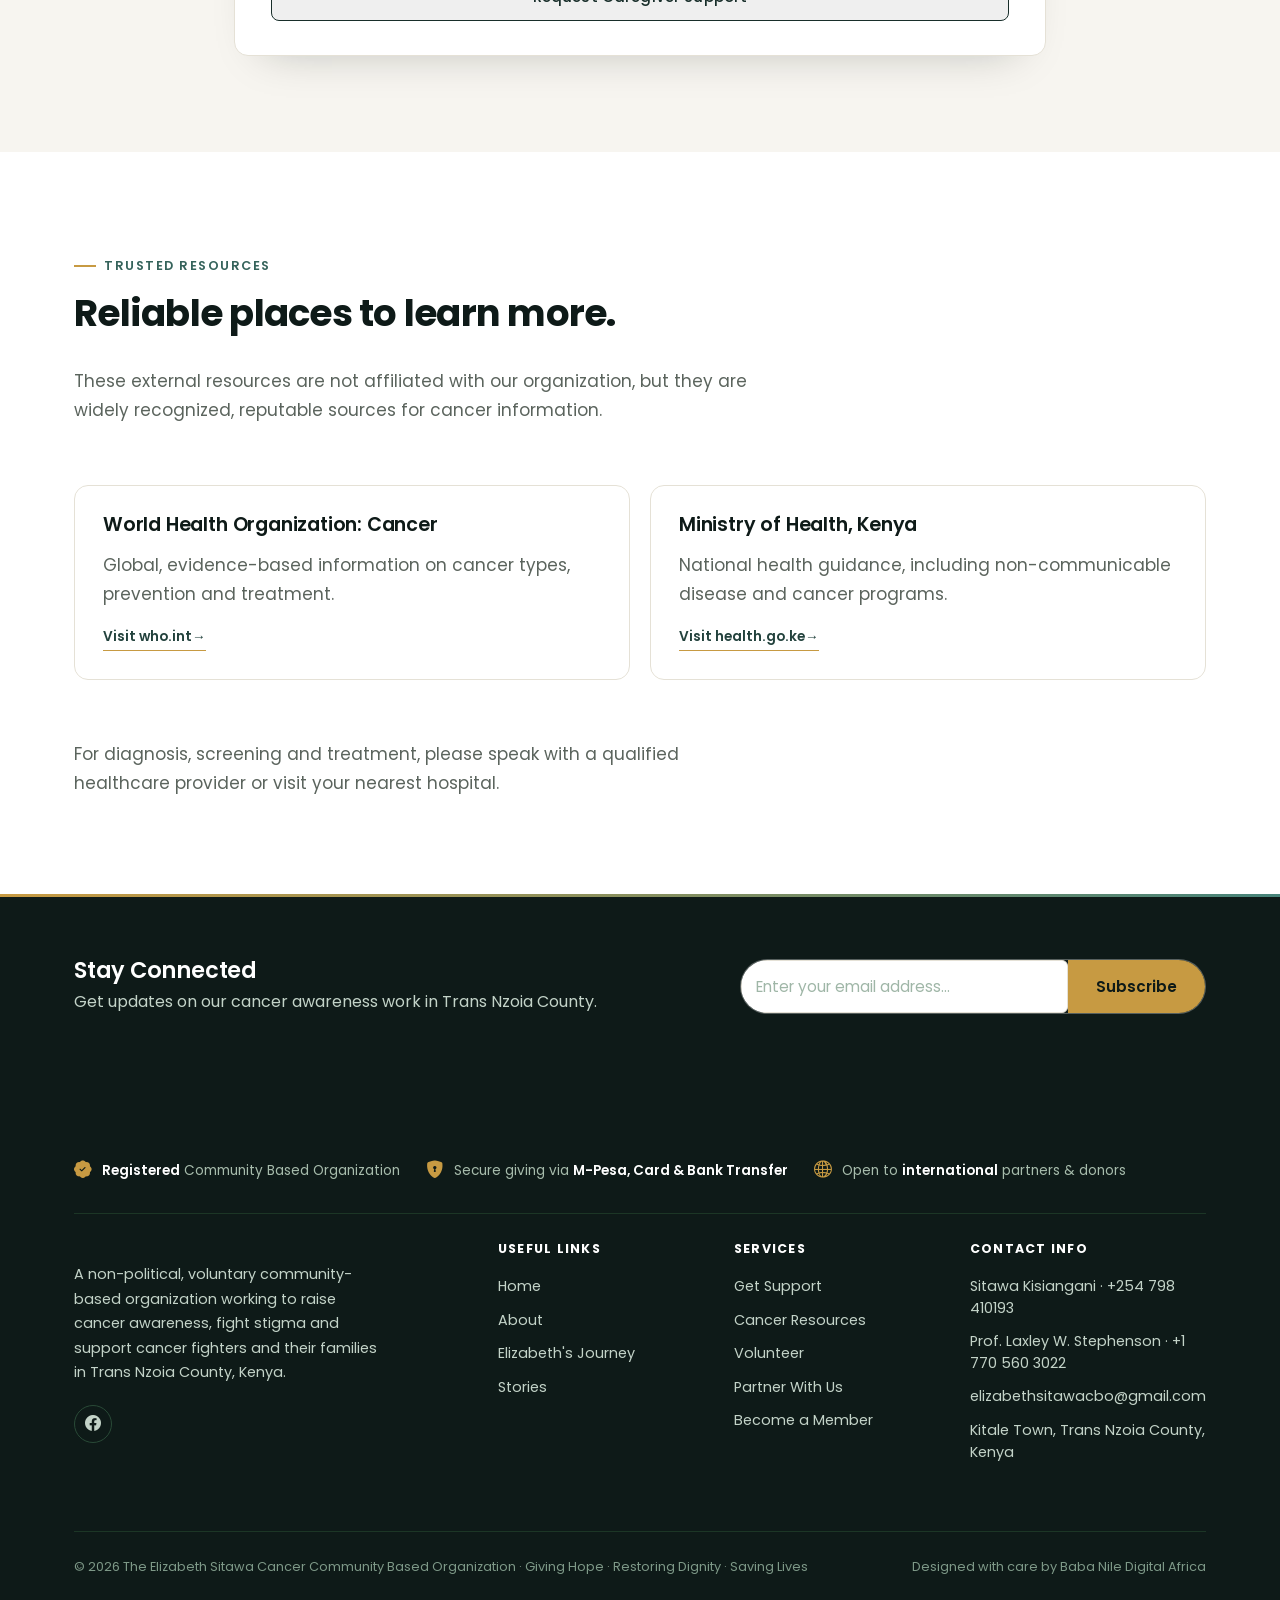
<file: get-support.html>
<!DOCTYPE html>
<html lang="en">
<head>
<meta charset="UTF-8">
<meta name="viewport" content="width=device-width, initial-scale=1.0">
<title>Get Support | Elizabeth Sitawa Cancer C.B.O.</title>
<meta name="description" content="You do not have to walk this journey alone. Request support as a cancer patient, survivor, caregiver or family member, or refer someone who needs help.">
<meta name="robots" content="index, follow">
<meta name="author" content="The Elizabeth Sitawa Cancer Community Based Organization">
<link rel="canonical" href="https://elizabethsitawacbo.org/get-support.html">

<!-- Open Graph / Facebook / WhatsApp -->
<meta property="og:type" content="website">
<meta property="og:site_name" content="Elizabeth Sitawa Cancer C.B.O.">
<meta property="og:locale" content="en_US">
<meta property="og:url" content="https://elizabethsitawacbo.org/get-support.html">
<meta property="og:title" content="Get Support | Elizabeth Sitawa Cancer C.B.O.">
<meta property="og:description" content="You do not have to walk this journey alone. Tell us how we can support you.">
<meta property="og:image" content="https://elizabethsitawacbo.org/assets/outreach-hoodies.jpg">
<meta property="og:image:width" content="1200">
<meta property="og:image:height" content="630">
<meta property="og:image:alt" content="Get Support | Elizabeth Sitawa Cancer C.B.O.">

<!-- Twitter -->
<meta name="twitter:card" content="summary_large_image">
<meta name="twitter:title" content="Get Support | Elizabeth Sitawa Cancer C.B.O.">
<meta name="twitter:description" content="You do not have to walk this journey alone. Tell us how we can support you.">
<meta name="twitter:image" content="https://elizabethsitawacbo.org/assets/outreach-hoodies.jpg">

<!-- Favicons -->
<link rel="icon" href="assets/favicon/favicon.ico" sizes="any">
<link rel="icon" type="image/png" sizes="32x32" href="assets/favicon/favicon-32x32.png">
<link rel="icon" type="image/png" sizes="16x16" href="assets/favicon/favicon-16x16.png">
<link rel="apple-touch-icon" sizes="180x180" href="assets/favicon/apple-touch-icon.png">
<link rel="manifest" href="assets/favicon/site.webmanifest">
<meta name="theme-color" content="#0a1e15">
<link rel="preconnect" href="https://fonts.googleapis.com">
<link rel="preconnect" href="https://fonts.gstatic.com" crossorigin>
<link href="https://fonts.googleapis.com/css2?family=Poppins:wght@400;500;600;700;800&display=swap" rel="stylesheet">
<link rel="stylesheet" href="https://cdn.jsdelivr.net/npm/bootstrap-icons@1.11.3/font/bootstrap-icons.css">
<link rel="stylesheet" href="css/style.css">
<script type="application/ld+json">
{
  "@context": "https://schema.org",
  "@type": "BreadcrumbList",
  "itemListElement": [
    { "@type": "ListItem", "position": 1, "name": "Home", "item": "https://elizabethsitawacbo.org/" },
    { "@type": "ListItem", "position": 2, "name": "Get Support", "item": "https://elizabethsitawacbo.org/get-support.html" }
  ]
}
</script>
</head>
<body>
<a href="#main" class="skip-link">Skip to content</a>

<div class="topbar">
  <div class="container topbar-inner">
    <div class="topbar-left">
      <a href="tel:+254798410193"><i class="bi bi-telephone"></i> +254 798 410193</a>
      <a href="mailto:elizabethsitawacbo@gmail.com"><i class="bi bi-envelope"></i> elizabethsitawacbo@gmail.com</a>
      <span class="topbar-loc"><i class="bi bi-geo-alt"></i> Kitale, Trans Nzoia County, Kenya</span>
    </div>
    <div class="topbar-right">
      <span class="topbar-badge"><i class="bi bi-patch-check-fill"></i> Registered C.B.O.</span>
      <a href="https://web.facebook.com/groups/1571981966731530" target="_blank" rel="noopener" aria-label="Facebook Community Group"><i class="bi bi-facebook"></i></a>
    </div>
  </div>
</div>
<header class="site-header">
  <nav class="nav container" aria-label="Primary">
    <a href="index.html" class="nav-brand">
      <img src="assets/logo.png" alt="The Elizabeth Sitawa Cancer Community Based Organization" decoding="async">
    </a>
    <ul class="nav-links" id="nav-links">
      <li><a href="index.html"><i class="bi bi-house"></i>Home</a></li>
      <li><a href="about.html"><i class="bi bi-info-circle"></i>About</a></li>
      <li><a href="get-support.html" aria-current="page"><i class="bi bi-life-preserver"></i>Get Support</a></li><li><button type="button" class="nav-donate-link" data-open-donate><i class="bi bi-heart"></i>Donate</button></li>
      <li><a href="cancer-awareness.html"><i class="bi bi-heart-pulse"></i>Cancer Resources</a></li>
      <li><a href="stories.html"><i class="bi bi-chat-square-heart"></i>Stories</a></li>
      <li><a href="get-involved.html"><i class="bi bi-people"></i>Get Involved</a></li>
      <li class="nav-mobile-cta"><a href="get-support.html#request" class="btn btn-line">Get Support</a></li>
    </ul>
    <div class="nav-cta">
      <button type="button" class="btn btn-gold" data-open-donate>Donate</button>
      <a href="get-support.html#request" class="btn btn-line">Get Support</a>
      <button class="nav-toggle" aria-label="Open menu" aria-expanded="false" aria-controls="nav-links">
        <i class="bi bi-list"></i>
      </button>
    </div>
  </nav>
</header>

<main id="main">

  <section class="page-hero" style="background-image:url('assets/family-couch.jpg');">
    <div class="container">
      <nav class="page-hero-breadcrumb" aria-label="Breadcrumb">
        <a href="index.html">Home</a><span class="sep">|</span><span class="current" aria-current="page">Get Support</span>
      </nav>
      <h1>Get Support</h1>
      <p class="body-copy mt-2" style="max-width:44ch; color:rgba(255,255,255,.88);">You do not have to walk this journey alone. Tell us how we can support you.</p>
    </div>
  </section>

  <!-- QUICK CONTACT -->
  <section class="section">
    <div class="container">
      <span class="eyebrow">Reach Us Directly</span>
      <h2 class="mt-1">The fastest ways to get in touch.</h2>
      <p class="body-copy mt-2" style="max-width:64ch;">If you need to speak with someone urgently, the details below are the quickest way to reach us. If any of these are not yet active for you, use the request form further down this page instead.</p>

      <div class="stat-row mt-3">
        <div class="stat-cell">
          <div class="icon-badge"><i class="bi bi-telephone"></i></div>
          <div class="num" style="font-size:1.05rem;"><a href="tel:+254798410193">+254 798 410193</a></div>
          <div class="lbl">Sitawa Kisiangani</div>
        </div>
        <div class="stat-cell">
          <div class="icon-badge"><i class="bi bi-telephone"></i></div>
          <div class="num" style="font-size:1.05rem;"><a href="tel:+17705603022">+1 770 560 3022</a></div>
          <div class="lbl">Prof. Laxley W. Stephenson</div>
        </div>
        <div class="stat-cell">
          <div class="icon-badge"><i class="bi bi-envelope"></i></div>
          <div class="num" style="font-size:1.05rem;"><a href="mailto:elizabethsitawacbo@gmail.com">elizabethsitawacbo@gmail.com</a></div>
          <div class="lbl">Email</div>
        </div>
        <div class="stat-cell">
          <div class="icon-badge"><i class="bi bi-geo-alt"></i></div>
          <div class="num" style="font-size:1.05rem;">Kitale Town, Trans Nzoia</div>
          <div class="lbl">Office Location &middot; By appointment</div>
        </div>
      </div>
      <p class="body-copy mt-2" style="max-width:64ch;">You can also reach our community directly through <a href="https://web.facebook.com/groups/1571981966731530" target="_blank" rel="noopener" class="text-link">our Facebook group</a>. To arrange an in-person visit to our office, please call or message us first so we can confirm a time.</p>
    </div>
  </section>

  <!-- EMERGENCY / MEDICAL DISCLAIMER -->
  <section class="section" style="padding-top:0;">
    <div class="container">
      <div class="disclaimer-box">
        <strong>This organization does not replace professional medical care.</strong> We provide information, advocacy, psychosocial support and practical assistance; we do not diagnose or treat cancer. If you or someone you know is experiencing a medical emergency, please go to your nearest hospital or contact emergency medical services immediately. For diagnosis, treatment and medical advice, please consult a qualified healthcare professional.
      </div>
    </div>
  </section>

  <!-- CANCER SUPPORT SERVICES -->
  <section class="section section--cream offer-section">
    <div class="container">

      <div class="offer-head">
        <div class="offer-head-text">
          <span class="eyebrow">What We Offer</span>
          <h2 class="mt-1">Cancer Support Services.</h2>
          <p class="lede mt-1">As a locally rooted, volunteer-led organization, what we can offer grows as our resources do. Every service below is available to reach out about. Select a service to see who it's for and how to request it.</p>
        </div>
        <figure class="offer-head-photo">
          <img src="assets/outreach-hoodies.jpg" alt="Elizabeth Sitawa C.B.O. outreach volunteers standing together in Trans Nzoia County" loading="lazy" decoding="async">
          <figcaption>Our outreach team in the field, Trans Nzoia County</figcaption>
        </figure>
      </div>

      <div class="offer-groups mt-4">

        <div class="offer-group">
          <div class="offer-group-head">
            <span class="offer-group-num">01</span>
            <div>
              <h3>Awareness, Detection &amp; Navigation</h3>
              <p>Helping people understand cancer, catch it early, and find their way through the health system.</p>
            </div>
          </div>
          <div class="offer-list">

            <div class="acc-item">
              <button class="acc-trigger" aria-expanded="false"><i class="bi bi-mortarboard offer-icon"></i>Cancer Education &amp; Awareness <span class="acc-icon"><i class="bi bi-plus"></i></span></button>
              <div class="acc-panel"><div class="svc-detail">
                <div><strong>Who qualifies:</strong> Open to everyone: individuals, families, schools, churches and workplaces in Trans Nzoia County.</div>
                <div><strong>What's available:</strong> Talks, printed material and one-on-one conversations on cancer prevention, symptoms and treatment.</div>
                <div><strong>Where:</strong> Community venues, schools, churches and workplaces across Trans Nzoia County.</div>
                <div><strong>How to apply:</strong> Contact us to request a talk or session for your group.</div>
                <div><strong>Documents needed:</strong> None.</div>
                <div><strong>Contact:</strong> Sitawa Kisiangani &middot; <a href="tel:+254798410193">+254 798 410193</a> or <a href="mailto:elizabethsitawacbo@gmail.com">elizabethsitawacbo@gmail.com</a></div>
              </div></div>
            </div>

            <div class="acc-item">
              <button class="acc-trigger" aria-expanded="false"><i class="bi bi-clipboard2-pulse offer-icon"></i>Early-Detection &amp; Screening Initiatives <span class="acc-icon"><i class="bi bi-plus"></i></span></button>
              <div class="acc-panel"><div class="svc-detail">
                <div><strong>Who qualifies:</strong> Community members, with a priority on people with limited access to routine screening.</div>
                <div><strong>What's available:</strong> Awareness on warning signs, and help connecting to facilities that offer screening.</div>
                <div><strong>Where:</strong> Community outreach events, and by referral to partner health facilities.</div>
                <div><strong>How to apply:</strong> Attend an announced screening event, or contact us to ask about the next one.</div>
                <div><strong>Documents needed:</strong> None to attend; the screening facility itself may ask for identification.</div>
                <div><strong>Contact:</strong> Sitawa Kisiangani &middot; <a href="tel:+254798410193">+254 798 410193</a> or <a href="mailto:elizabethsitawacbo@gmail.com">elizabethsitawacbo@gmail.com</a></div>
              </div></div>
            </div>

            <div class="acc-item">
              <button class="acc-trigger" aria-expanded="false"><i class="bi bi-signpost-2 offer-icon"></i>Patient Navigation &amp; Referrals <span class="acc-icon"><i class="bi bi-plus"></i></span></button>
              <div class="acc-panel"><div class="svc-detail">
                <div><strong>Who qualifies:</strong> Anyone newly diagnosed or in treatment who needs help understanding next steps.</div>
                <div><strong>What's available:</strong> Help understanding a diagnosis, finding the right facility or specialist, and navigating the health system.</div>
                <div><strong>Where:</strong> By phone, in person in Kitale, or via referral to a healthcare facility.</div>
                <div><strong>How to apply:</strong> Submit a support request below, or call us directly.</div>
                <div><strong>Documents needed:</strong> Sharing diagnosis details helps us guide you, but isn't required to reach out.</div>
                <div><strong>Contact:</strong> Sitawa Kisiangani &middot; <a href="tel:+254798410193">+254 798 410193</a> or <a href="mailto:elizabethsitawacbo@gmail.com">elizabethsitawacbo@gmail.com</a></div>
              </div></div>
            </div>

            <div class="acc-item">
              <button class="acc-trigger" aria-expanded="false"><i class="bi bi-heart-pulse offer-icon"></i>Palliative-Care Referrals <span class="acc-icon"><i class="bi bi-plus"></i></span></button>
              <div class="acc-panel"><div class="svc-detail">
                <div><strong>Who qualifies:</strong> Patients and families needing palliative or end-of-life care support.</div>
                <div><strong>What's available:</strong> Help identifying and connecting to palliative-care providers. We do not provide clinical care ourselves.</div>
                <div><strong>Where:</strong> Referral to healthcare facilities.</div>
                <div><strong>How to apply:</strong> Contact us and we'll help identify appropriate care options.</div>
                <div><strong>Documents needed:</strong> None required to ask.</div>
                <div><strong>Contact:</strong> Sitawa Kisiangani &middot; <a href="tel:+254798410193">+254 798 410193</a> or <a href="mailto:elizabethsitawacbo@gmail.com">elizabethsitawacbo@gmail.com</a></div>
              </div></div>
            </div>

          </div>
        </div>

        <div class="offer-group">
          <div class="offer-group-head">
            <span class="offer-group-num">02</span>
            <div>
              <h3>Emotional &amp; Community Support</h3>
              <p>A steady presence for patients, survivors, caregivers and families throughout the journey.</p>
            </div>
          </div>
          <div class="offer-list">

            <div class="acc-item">
              <button class="acc-trigger" aria-expanded="false"><i class="bi bi-chat-heart offer-icon"></i>Psychosocial &amp; Emotional Support <span class="acc-icon"><i class="bi bi-plus"></i></span></button>
              <div class="acc-panel"><div class="svc-detail">
                <div><strong>Who qualifies:</strong> Patients, survivors, caregivers and family members.</div>
                <div><strong>What's available:</strong> A listening ear, one-on-one conversations, and connection to our wider support community.</div>
                <div><strong>Where:</strong> In person in Kitale, or by phone.</div>
                <div><strong>How to apply:</strong> Use the request form below, or call or email us.</div>
                <div><strong>Documents needed:</strong> None.</div>
                <div><strong>Contact:</strong> Sitawa Kisiangani &middot; <a href="tel:+254798410193">+254 798 410193</a> or <a href="mailto:elizabethsitawacbo@gmail.com">elizabethsitawacbo@gmail.com</a></div>
              </div></div>
            </div>

            <div class="acc-item">
              <button class="acc-trigger" aria-expanded="false"><i class="bi bi-people offer-icon"></i>Survivor Support Groups <span class="acc-icon"><i class="bi bi-plus"></i></span></button>
              <div class="acc-panel"><div class="svc-detail">
                <div><strong>Who qualifies:</strong> Cancer survivors in Trans Nzoia County.</div>
                <div><strong>What's available:</strong> A space to connect with others who have completed treatment.</div>
                <div><strong>Where:</strong> Community gatherings, announced through our Facebook group.</div>
                <div><strong>How to apply:</strong> Let us know you'd like to join, and we'll notify you of the next gathering.</div>
                <div><strong>Documents needed:</strong> None.</div>
                <div><strong>Contact:</strong> Sitawa Kisiangani &middot; <a href="tel:+254798410193">+254 798 410193</a> or <a href="mailto:elizabethsitawacbo@gmail.com">elizabethsitawacbo@gmail.com</a></div>
              </div></div>
            </div>

            <div class="acc-item">
              <button class="acc-trigger" aria-expanded="false"><i class="bi bi-heart-arrow offer-icon"></i>Caregiver Support <span class="acc-icon"><i class="bi bi-plus"></i></span></button>
              <div class="acc-panel"><div class="svc-detail">
                <div><strong>Who qualifies:</strong> Anyone caring for a person with cancer.</div>
                <div><strong>What's available:</strong> Emotional support, practical guidance, and connection to other caregivers.</div>
                <div><strong>Where:</strong> In person or by phone.</div>
                <div><strong>How to apply:</strong> Use the caregiver support form further down this page.</div>
                <div><strong>Documents needed:</strong> None.</div>
                <div><strong>Contact:</strong> Sitawa Kisiangani &middot; <a href="tel:+254798410193">+254 798 410193</a> or <a href="mailto:elizabethsitawacbo@gmail.com">elizabethsitawacbo@gmail.com</a></div>
              </div></div>
            </div>

            <div class="acc-item">
              <button class="acc-trigger" aria-expanded="false"><i class="bi bi-house-heart offer-icon"></i>Home &amp; Hospital Visits <span class="acc-icon"><i class="bi bi-plus"></i></span></button>
              <div class="acc-panel"><div class="svc-detail">
                <div><strong>Who qualifies:</strong> Patients unable to travel, or those in hospital who would welcome a visit.</div>
                <div><strong>What's available:</strong> Companionship and practical support visits.</div>
                <div><strong>Where:</strong> Homes and hospitals within Trans Nzoia County.</div>
                <div><strong>How to apply:</strong> Request a visit through the form below or by phone.</div>
                <div><strong>Documents needed:</strong> None.</div>
                <div><strong>Contact:</strong> Sitawa Kisiangani &middot; <a href="tel:+254798410193">+254 798 410193</a> or <a href="mailto:elizabethsitawacbo@gmail.com">elizabethsitawacbo@gmail.com</a></div>
              </div></div>
            </div>

            <div class="acc-item">
              <button class="acc-trigger" aria-expanded="false"><i class="bi bi-award offer-icon"></i>Recognition &amp; Encouragement Programs <span class="acc-icon"><i class="bi bi-plus"></i></span></button>
              <div class="acc-panel"><div class="svc-detail">
                <div><strong>Who qualifies:</strong> Survivors, patients and volunteers within our community.</div>
                <div><strong>What's available:</strong> Recognition and encouragement for people navigating, or supporting others through, cancer.</div>
                <div><strong>Where:</strong> Community gatherings and events.</div>
                <div><strong>How to apply:</strong> Nominate someone, or contact us to learn more.</div>
                <div><strong>Documents needed:</strong> None.</div>
                <div><strong>Contact:</strong> Sitawa Kisiangani &middot; <a href="tel:+254798410193">+254 798 410193</a> or <a href="mailto:elizabethsitawacbo@gmail.com">elizabethsitawacbo@gmail.com</a></div>
              </div></div>
            </div>

          </div>
        </div>

        <div class="offer-group">
          <div class="offer-group-head">
            <span class="offer-group-num">03</span>
            <div>
              <h3>Practical &amp; Financial Assistance</h3>
              <p>Removing the everyday barriers that stand between a patient and their treatment.</p>
            </div>
          </div>
          <div class="offer-list">

            <div class="acc-item">
              <button class="acc-trigger" aria-expanded="false"><i class="bi bi-car-front offer-icon"></i>Transportation Assistance <span class="acc-icon"><i class="bi bi-plus"></i></span></button>
              <div class="acc-panel"><div class="svc-detail">
                <div><strong>Who qualifies:</strong> Patients facing difficulty reaching treatment or screening appointments, assessed by need and available resources.</div>
                <div><strong>What's available:</strong> Help arranging or contributing toward transport to appointments, where resources allow.</div>
                <div><strong>Where:</strong> Within Trans Nzoia County.</div>
                <div><strong>How to apply:</strong> Contact us ahead of your appointment so we can discuss what's possible.</div>
                <div><strong>Documents needed:</strong> Your appointment date and facility help us plan.</div>
                <div><strong>Contact:</strong> Sitawa Kisiangani &middot; <a href="tel:+254798410193">+254 798 410193</a> or <a href="mailto:elizabethsitawacbo@gmail.com">elizabethsitawacbo@gmail.com</a></div>
              </div></div>
            </div>

            <div class="acc-item">
              <button class="acc-trigger" aria-expanded="false"><i class="bi bi-basket offer-icon"></i>Nutrition &amp; Food Assistance <span class="acc-icon"><i class="bi bi-plus"></i></span></button>
              <div class="acc-panel"><div class="svc-detail">
                <div><strong>Who qualifies:</strong> Patients and families facing food insecurity during treatment, based on need and available resources.</div>
                <div><strong>What's available:</strong> Practical nutrition assistance where resources allow.</div>
                <div><strong>Where:</strong> Trans Nzoia County.</div>
                <div><strong>How to apply:</strong> Reach out and tell us your situation.</div>
                <div><strong>Documents needed:</strong> None required to ask.</div>
                <div><strong>Contact:</strong> Sitawa Kisiangani &middot; <a href="tel:+254798410193">+254 798 410193</a> or <a href="mailto:elizabethsitawacbo@gmail.com">elizabethsitawacbo@gmail.com</a></div>
              </div></div>
            </div>

            <div class="acc-item">
              <button class="acc-trigger" aria-expanded="false"><i class="bi bi-cash-coin offer-icon"></i>Treatment-Related Financial Assistance <span class="acc-icon"><i class="bi bi-plus"></i></span></button>
              <div class="acc-panel"><div class="svc-detail">
                <div><strong>Who qualifies:</strong> Patients facing financial barriers to treatment, assessed case by case as resources allow.</div>
                <div><strong>What's available:</strong> Assistance where we can provide it, plus connections to other sources of support.</div>
                <div><strong>Where:</strong> Trans Nzoia County.</div>
                <div><strong>How to apply:</strong> Contact us to discuss your situation. We'll let you know what's possible.</div>
                <div><strong>Documents needed:</strong> We'll advise what's needed once we understand your situation.</div>
                <div><strong>Contact:</strong> Sitawa Kisiangani &middot; <a href="tel:+254798410193">+254 798 410193</a> or <a href="mailto:elizabethsitawacbo@gmail.com">elizabethsitawacbo@gmail.com</a></div>
              </div></div>
            </div>

          </div>
        </div>

      </div>
    </div>
  </section>


  <!-- REQUEST SUPPORT FORM -->
  <section class="section section--cream" id="request">
    <div class="container" style="max-width:860px;">
      <span class="eyebrow">Request Support</span>
      <h2 class="mt-1">Tell us a little about what you need.</h2>
      <p class="lede mt-1">This is not a medical form and nothing here is urgent-only. You can reach out for information, for a listening ear, or for practical help. Share as much or as little as you're comfortable with.</p>

      <form id="support-form" class="mt-3 form-card" novalidate>
        <div class="form-grid">
          <div class="field">
            <label for="s-name">Your name</label>
            <input type="text" id="s-name" name="name" autocomplete="name" required>
          </div>
          <div class="field">
            <label for="s-contact">Phone or email <span class="hint">So we can reach you back</span></label>
            <input type="text" id="s-contact" name="contact" required>
          </div>
          <div class="field full">
            <label for="s-role">I am a...</label>
            <select id="s-role" name="role">
              <option value="">Please choose...</option>
              <option>Cancer patient currently in treatment</option>
              <option>Cancer survivor</option>
              <option>Caregiver</option>
              <option>Family member</option>
              <option>Community member seeking information</option>
              <option>Other</option>
            </select>
          </div>
          <div class="field full">
            <fieldset>
              <legend>What kind of support are you looking for? <span class="hint">Select all that apply</span></legend>
              <div class="check-row"><input type="checkbox" id="need-info" name="need"><label for="need-info" style="font-weight:400;">Information about cancer</label></div>
              <div class="check-row"><input type="checkbox" id="need-talk" name="need"><label for="need-talk" style="font-weight:400;">Someone to talk to</label></div>
              <div class="check-row"><input type="checkbox" id="need-diagnosis" name="need"><label for="need-diagnosis" style="font-weight:400;">Help understanding a diagnosis</label></div>
              <div class="check-row"><input type="checkbox" id="need-caregiving" name="need"><label for="need-caregiving" style="font-weight:400;">Caregiving support</label></div>
              <div class="check-row"><input type="checkbox" id="need-other" name="need"><label for="need-other" style="font-weight:400;">Something else</label></div>
            </fieldset>
          </div>
          <div class="field full">
            <label for="s-message">Tell us more <span class="hint">Optional</span></label>
            <textarea id="s-message" name="message" rows="6" placeholder="Whatever you'd like us to know before we reach out."></textarea>
          </div>
          <div class="field full">
            <div class="check-row">
              <input type="checkbox" id="s-consent" required>
              <label for="s-consent" style="font-weight:400;">I consent to being contacted by the organization about this request.</label>
            </div>
          </div>
        </div>
        <button type="submit" class="btn btn-gold mt-2">Send Request</button>

        <div id="support-confirm" class="disclaimer-box mt-3" hidden>
          <strong>Your request has been received.</strong> Thank you for reaching out. Someone from the organization will respond as soon as possible. If this is a medical emergency, please contact your nearest hospital now rather than waiting for a reply here.
        </div>
      </form>
    </div>
  </section>

  <!-- REFER A PATIENT -->
  <section class="section" id="referral">
    <div class="container" style="max-width:960px;">
      <span class="eyebrow">Refer Someone</span>
      <h2 class="mt-1">Refer a patient who may need support.</h2>
      <p class="lede mt-1" style="max-width:64ch;">If you know someone facing cancer who may benefit from our support, you can refer them here, with their knowledge and permission.</p>

      <form id="referral-form" class="referral-form mt-3 form-card" novalidate>

        <span class="form-group-label">Your Details</span>
        <div class="form-grid">
          <div class="field">
            <label for="r-name">Your name</label>
            <input type="text" id="r-name" name="name" autocomplete="name" required>
          </div>
          <div class="field">
            <label for="r-contact">Your phone or email</label>
            <input type="text" id="r-contact" name="contact" required>
          </div>
          <div class="field">
            <label for="r-relationship">Your relationship to the patient</label>
            <span class="hint-block">Relative, neighbour, health worker, etc.</span>
            <input type="text" id="r-relationship" name="relationship">
          </div>
          <div class="field">
            <label for="r-patient-contact">Patient's phone or email</label>
            <span class="hint-block">Only provide this with the patient's permission.</span>
            <input type="text" id="r-patient-contact" name="patient-contact">
          </div>
        </div>

        <span class="form-group-label">Referral Details</span>
        <div class="field full">
          <label for="r-reason">Why are you referring them?</label>
          <textarea id="r-reason" name="reason" rows="4"></textarea>
        </div>

        <span class="form-group-label">Consent</span>
        <div class="field full">
          <div class="check-row">
            <input type="checkbox" id="r-permission" required>
            <label for="r-permission" style="font-weight:400;">I confirm the patient knows about and consents to this referral, or I understand the organization will seek their consent before proceeding.</label>
          </div>
          <p class="hint-block" style="margin:8px 0 0;">This information is treated as confidential and is shared only with our support team. It is never published or shared publicly.</p>
        </div>

        <button type="submit" class="btn btn-solid mt-3">Submit Referral</button>

        <div id="referral-confirm" class="disclaimer-box mt-3" hidden>
          <strong>Thank you.</strong> This form isn't yet connected to a live inbox, so please also reach us directly to make sure this referral reaches our team promptly:<br><br>
          <a href="tel:+254798410193">Sitawa Kisiangani &middot; +254 798 410193</a><br>
          <a href="mailto:elizabethsitawacbo@gmail.com">elizabethsitawacbo@gmail.com</a>
        </div>
      </form>
    </div>
  </section>

  <!-- CAREGIVER SUPPORT -->
  <section class="section section--cream" id="caregiver">
    <div class="container" style="max-width:860px;">
      <span class="eyebrow">Caregivers</span>
      <h2 class="mt-1">Support for the people doing the caring.</h2>
      <p class="lede mt-1">Caregiving is real work, and it is easy to put your own needs last. If you are caring for someone with cancer, this is for you too.</p>

      <form id="caregiver-form" class="mt-3 form-card" novalidate>
        <div class="form-grid">
          <div class="field">
            <label for="cg-name">Your name</label>
            <input type="text" id="cg-name" name="name" autocomplete="name" required>
          </div>
          <div class="field">
            <label for="cg-contact">Phone or email</label>
            <input type="text" id="cg-contact" name="contact" required>
          </div>
          <div class="field full">
            <label for="cg-who">Who are you caring for? <span class="hint">e.g. spouse, parent, child, friend</span></label>
            <input type="text" id="cg-who" name="who">
          </div>
          <div class="field full">
            <label for="cg-message">What would help you right now?</label>
            <textarea id="cg-message" name="message" rows="5" placeholder="Someone to talk to, practical advice, information, or something else entirely."></textarea>
          </div>
        </div>
        <button type="submit" class="btn btn-line mt-2">Request Caregiver Support</button>

        <div id="caregiver-confirm" class="disclaimer-box mt-3" hidden>
          <strong>Thank you for reaching out.</strong> Caring for someone matters, and so do you. Someone will be in touch soon.
        </div>
      </form>
    </div>
  </section>

  <!-- TRUSTED RESOURCES -->
  <section class="section">
    <div class="container">
      <span class="eyebrow">Trusted Resources</span>
      <h2 class="mt-1">Reliable places to learn more.</h2>
      <p class="body-copy mt-2" style="max-width:64ch;">These external resources are not affiliated with our organization, but they are widely recognized, reputable sources for cancer information.</p>
      <div class="focus-grid mt-3" style="grid-template-columns:1fr 1fr;">
        <div class="card">
          <h3>World Health Organization: Cancer</h3>
          <p class="body-copy mt-1">Global, evidence-based information on cancer types, prevention and treatment.</p>
          <a href="https://www.who.int/health-topics/cancer" target="_blank" rel="noopener" class="text-link mt-1" style="display:inline-block; font-size:.85rem;">Visit who.int</a>
        </div>
        <div class="card">
          <h3>Ministry of Health, Kenya</h3>
          <p class="body-copy mt-1">National health guidance, including non-communicable disease and cancer programs.</p>
          <a href="https://www.health.go.ke" target="_blank" rel="noopener" class="text-link mt-1" style="display:inline-block; font-size:.85rem;">Visit health.go.ke</a>
        </div>
      </div>
      <p class="body-copy mt-3" style="max-width:64ch;">For diagnosis, screening and treatment, please speak with a qualified healthcare provider or visit your nearest hospital.</p>
    </div>
  </section>

</main>

<div class="newsletter">
  <div class="container newsletter-inner">
    <div>
      <h3>Stay Connected</h3>
      <p>Get updates on our cancer awareness work in Trans Nzoia County.</p>
    </div>
    <form class="newsletter-form" onsubmit="event.preventDefault(); this.reset(); this.querySelector('input').placeholder='Thank you!';">
      <input type="email" placeholder="Enter your email address..." required>
      <button type="submit">Subscribe</button>
    </form>
  </div>
</div>

<footer class="site-footer">
  <div class="container">
    <div class="footer-trust">
      <div class="footer-trust-item"><i class="bi bi-patch-check-fill"></i><span><strong>Registered</strong> Community Based Organization</span></div>
      <div class="footer-trust-item"><i class="bi bi-shield-lock-fill"></i><span>Secure giving via <strong>M-Pesa, Card &amp; Bank Transfer</strong></span></div>
      <div class="footer-trust-item"><i class="bi bi-globe2"></i><span>Open to <strong>international</strong> partners &amp; donors</span></div>
    </div>
    <div class="footer-grid">
      <div>
        <div class="footer-brand">
          <span class="footer-logo-badge"><img src="assets/logo.png" alt="The Elizabeth Sitawa Cancer Community Based Organization" decoding="async"></span>
          <span>Elizabeth Sitawa Cancer C.B.O.</span>
        </div>
        <p style="max-width:34ch; font-size:.9rem;">A non-political, voluntary community-based organization working to raise cancer awareness, fight stigma and support cancer fighters and their families in Trans Nzoia County, Kenya.</p>
        <div class="footer-social">
          <a href="https://web.facebook.com/groups/1571981966731530" target="_blank" rel="noopener" aria-label="Facebook Community Group"><i class="bi bi-facebook"></i></a>
        </div>
      </div>
      <div class="footer-col">
        <h4>Useful Links</h4>
        <ul>
          <li><a href="index.html">Home</a></li>
          <li><a href="about.html">About</a></li>
          <li><a href="journey.html">Elizabeth's Journey</a></li>
          <li><a href="stories.html">Stories</a></li>
        </ul>
      </div>
      <div class="footer-col">
        <h4>Services</h4>
        <ul>
          <li><a href="get-support.html">Get Support</a></li>
          <li><a href="cancer-awareness.html">Cancer Resources</a></li>
          <li><a href="get-involved.html#volunteer">Volunteer</a></li>
          <li><a href="get-involved.html#partner">Partner With Us</a></li>
          <li><a href="get-involved.html#membership">Become a Member</a></li>
        </ul>
      </div>
      <div class="footer-col">
        <h4>Contact Info</h4>
        <ul>
          <li><a href="tel:+254798410193">Sitawa Kisiangani &middot; +254 798 410193</a></li>
          <li><a href="tel:+17705603022">Prof. Laxley W. Stephenson &middot; +1 770 560 3022</a></li>
          <li><a href="mailto:elizabethsitawacbo@gmail.com">elizabethsitawacbo@gmail.com</a></li>
          <li>Kitale Town, Trans Nzoia County, Kenya</li>
        </ul>
      </div>
    </div>
    <div class="footer-bottom">
      <span>&copy; 2026 The Elizabeth Sitawa Cancer Community Based Organization · Giving Hope · Restoring Dignity · Saving Lives</span>
      <span>Designed with care by Baba Nile Digital Africa</span>
    </div>
  </div>
</footer>

<div class="donate-overlay" id="donate-overlay">
  <div class="donate-modal" role="dialog" aria-modal="true" aria-labelledby="donate-title">
    <button type="button" class="donate-close" id="donate-close" aria-label="Close donation dialog"><i class="bi bi-x-lg"></i></button>
    <div class="donate-grid">

      <div class="donate-side">
        <img class="donate-side-img" src="assets/hospital-portrait.jpg" alt="A supporter visiting a cancer patient in hospital" loading="lazy" decoding="async">
        <div class="donate-side-body">
          <img class="donate-side-logo" src="assets/logo.png" alt="The Elizabeth Sitawa Cancer Community Based Organization">
          <h4>Support Someone Through Their Cancer Journey</h4>
          <p>Your gift helps provide education, awareness, advocacy and practical support to people and families affected by cancer in Trans Nzoia County.</p>
          <span class="donate-side-tagline">Giving Hope &middot; Restoring Dignity &middot; Saving Lives</span>
        </div>
      </div>

      <div class="donate-form-side">

        <div class="donate-progress" aria-hidden="true"><div class="donate-progress-bar" id="donate-progress-bar"></div></div>

        <!-- STEP 1: amount, frequency, purpose, payment method -->
        <div id="donate-step-1">
          <h3 id="donate-title">Give Today</h3>
          <div class="donate-step-scroll">

          <span class="donate-field-label" style="margin-top:0;">Frequency</span>
          <div class="freq-toggle">
            <button type="button" class="freq-btn active" data-freq="One-time">Give once</button>
            <button type="button" class="freq-btn" data-freq="Monthly"><i class="bi bi-heart-fill"></i> Monthly</button>
          </div>

          <span class="donate-field-label">Amount</span>
          <div class="amount-grid" id="amount-grid"></div>
          <div class="amount-display" id="amount-display-wrap">
            <input type="text" inputmode="decimal" id="amount-custom" placeholder="Enter amount" aria-describedby="err-amount">
            <select id="currency-select" aria-label="Currency">
              <option value="KES" data-symbol="KES ">KES</option>
              <option value="USD" data-symbol="$">USD</option>
              <option value="GBP" data-symbol="&pound;">GBP</option>
              <option value="EUR" data-symbol="&euro;">EUR</option>
            </select>
          </div>
          <span class="field-error" id="err-amount"></span>

          <span class="donate-field-label">What would you like to support?</span>
          <select class="donate-select" id="donate-purpose">
            <option>Where the need is greatest</option>
            <option>Sponsor a patient</option>
            <option>Support transportation</option>
            <option>Provide nutrition assistance</option>
            <option>Support community screening</option>
            <option>Support caregiver services</option>
            <option>Sponsor an awareness event</option>
          </select>

          <span class="donate-field-label">Payment method</span>
          <div class="payment-methods" role="group" aria-label="Choose payment method">
            <button type="button" class="payment-method active" data-method="M-Pesa">
              <i class="bi bi-phone"></i>
              <span><strong>M-Pesa</strong><small>Mobile money</small></span>
            </button>
            <button type="button" class="payment-method" data-method="Card">
              <i class="bi bi-credit-card"></i>
              <span><strong>Card</strong><small>Visa / Mastercard</small></span>
            </button>
            <button type="button" class="payment-method" data-method="Bank Transfer">
              <i class="bi bi-bank"></i>
              <span><strong>Bank Transfer</strong><small>Direct contribution</small></span>
            </button>
          </div>

          <div class="check-row mt-2">
            <input type="checkbox" id="donate-dedicate">
            <label for="donate-dedicate" style="font-weight:400;">Dedicate this donation</label>
          </div>
          <input type="text" id="donate-honoree" class="donate-honoree-input" placeholder="Honoree full name" hidden>

          </div>
          <div class="donate-actions">
            <button type="button" class="btn btn-dark" id="donate-step1-continue">Continue <i class="bi bi-arrow-right" aria-hidden="true"></i></button>
          </div>
        </div>

        <!-- STEP 2: donor details -->
        <div id="donate-step-2" hidden>
          <button type="button" class="donate-back-link" id="donate-back-1"><i class="bi bi-arrow-left"></i> Back</button>
          <h3>Enter your details</h3>
          <div class="donate-step-scroll">

          <div class="form-grid" style="gap:14px;">
            <div class="field">
              <label for="donor-first">First name</label>
              <input type="text" id="donor-first" autocomplete="given-name" aria-describedby="err-donor-first">
              <span class="field-error" id="err-donor-first"></span>
            </div>
            <div class="field">
              <label for="donor-last">Last name</label>
              <input type="text" id="donor-last" autocomplete="family-name" aria-describedby="err-donor-last">
              <span class="field-error" id="err-donor-last"></span>
            </div>
            <div class="field full">
              <label for="donor-email">Email address</label>
              <input type="email" id="donor-email" autocomplete="email" aria-describedby="err-donor-email">
              <span class="field-error" id="err-donor-email"></span>
            </div>
            <div class="field full"><label for="donor-phone">Phone <span class="hint">Optional</span></label><input type="tel" id="donor-phone" autocomplete="tel"></div>
          </div>
          <div class="check-row mt-2"><input type="checkbox" id="donor-org"><label for="donor-org" style="font-weight:400;">Donate as an organization</label></div>
          <input type="text" id="donor-org-name" class="donate-honoree-input" placeholder="Organization name" hidden>
          <div class="check-row"><input type="checkbox" id="donor-anon"><label for="donor-anon" style="font-weight:400;">Donate anonymously</label></div>
          <div class="check-row"><input type="checkbox" id="donor-subscribe" checked><label for="donor-subscribe" style="font-weight:400;">Subscribe to receive updates</label></div>
          <div class="check-row"><input type="checkbox" id="donor-terms"><label for="donor-terms" style="font-weight:400;">I agree to the Terms and Privacy Policy</label></div>
          <span class="field-error" id="err-donor-terms"></span>

          </div>
          <div class="donate-actions">
            <button type="button" class="btn btn-dark" id="donate-step2-continue">Continue</button>
          </div>
        </div>

        <!-- STEP 3: honest handoff (no fake payment) -->
        <div id="donate-result-view" hidden>
          <button type="button" class="donate-back-link" id="donate-back-2"><i class="bi bi-arrow-left"></i> Back</button>
          <h3>Complete your gift</h3>
          <div class="donate-step-scroll">
          <div class="disclaimer-box">
            <strong id="donate-result-summary"></strong><br><br>
            Online payment is being finalized. To complete this contribution now, please contact us directly and we'll confirm the best way to receive it:<br><br>
            <a href="tel:+254798410193">Sitawa Kisiangani &middot; +254 798 410193</a><br>
            <a href="tel:+17705603022">Prof. Laxley W. Stephenson &middot; +1 770 560 3022</a>
          </div>
          </div>
        </div>

      </div>
    </div>
  </div>
</div>
</div>
</div>
<script src="js/main.js"></script>
</body>
</html>
</file>
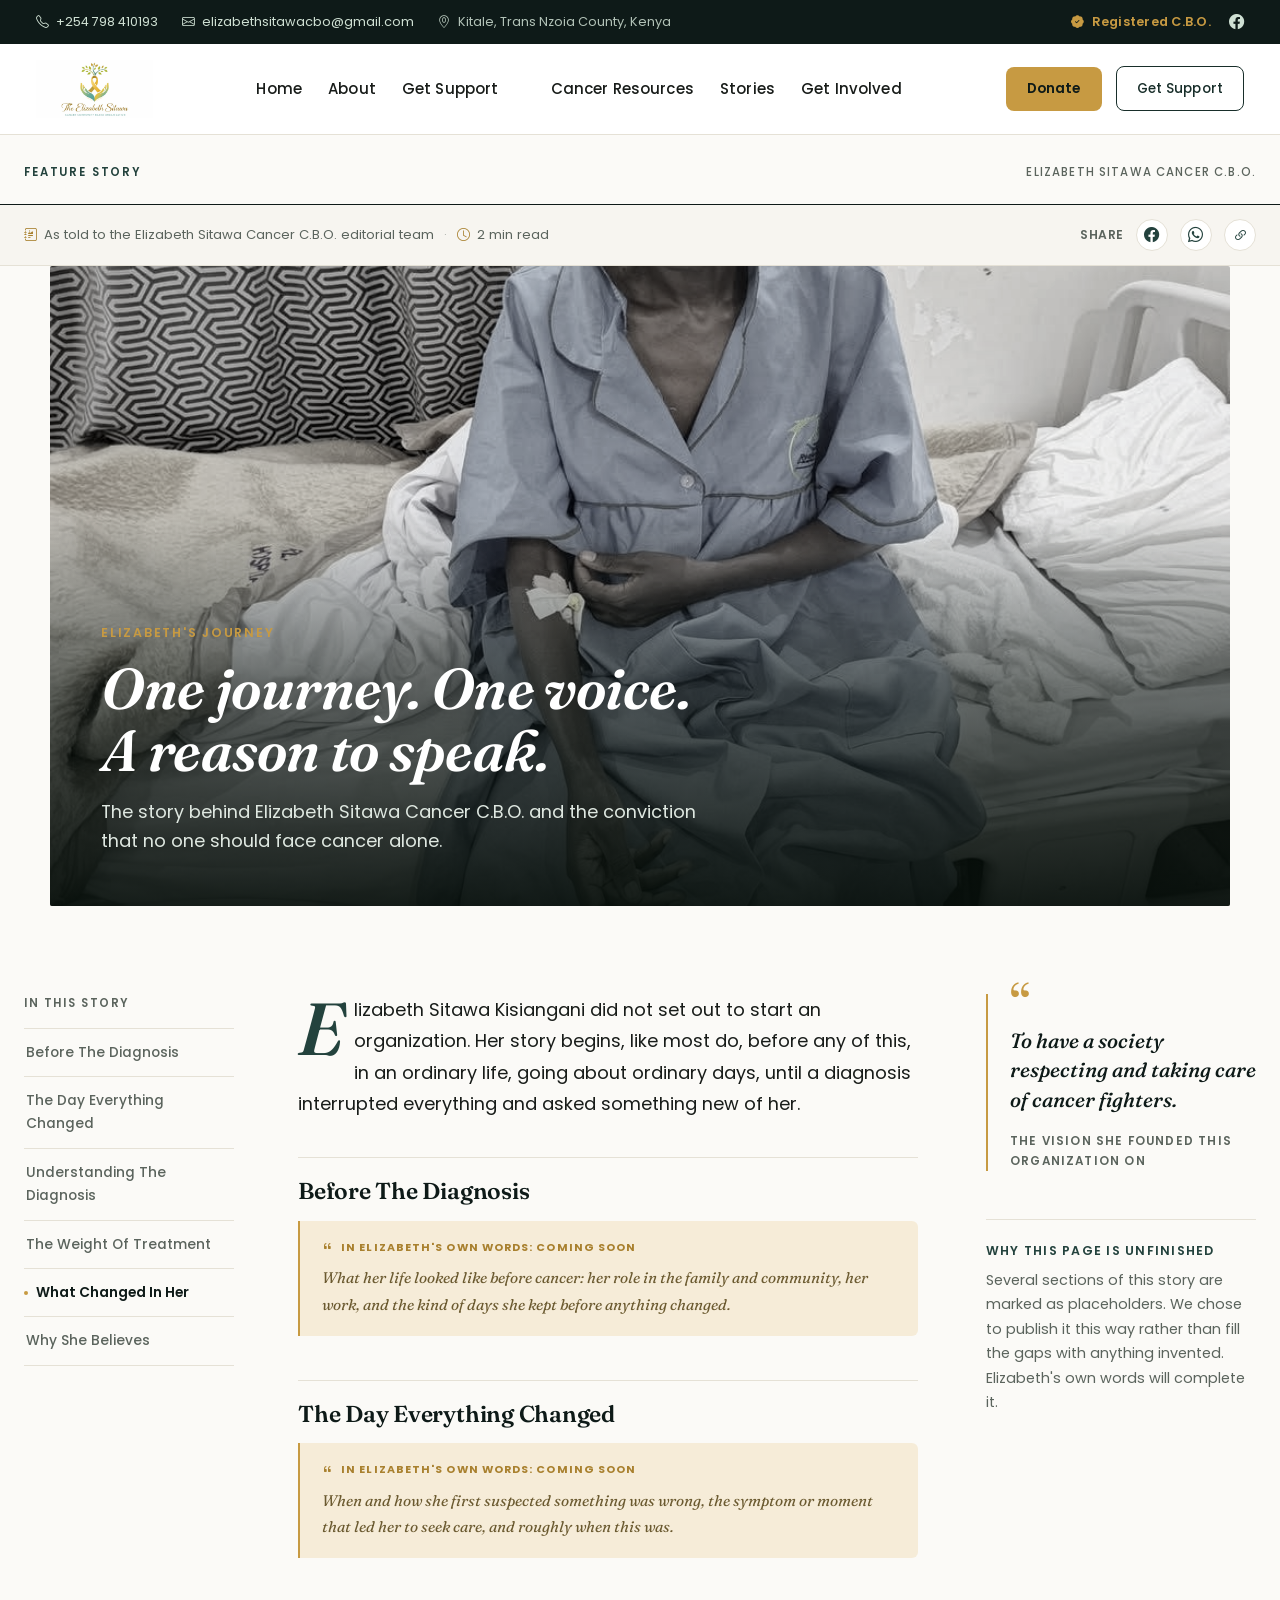
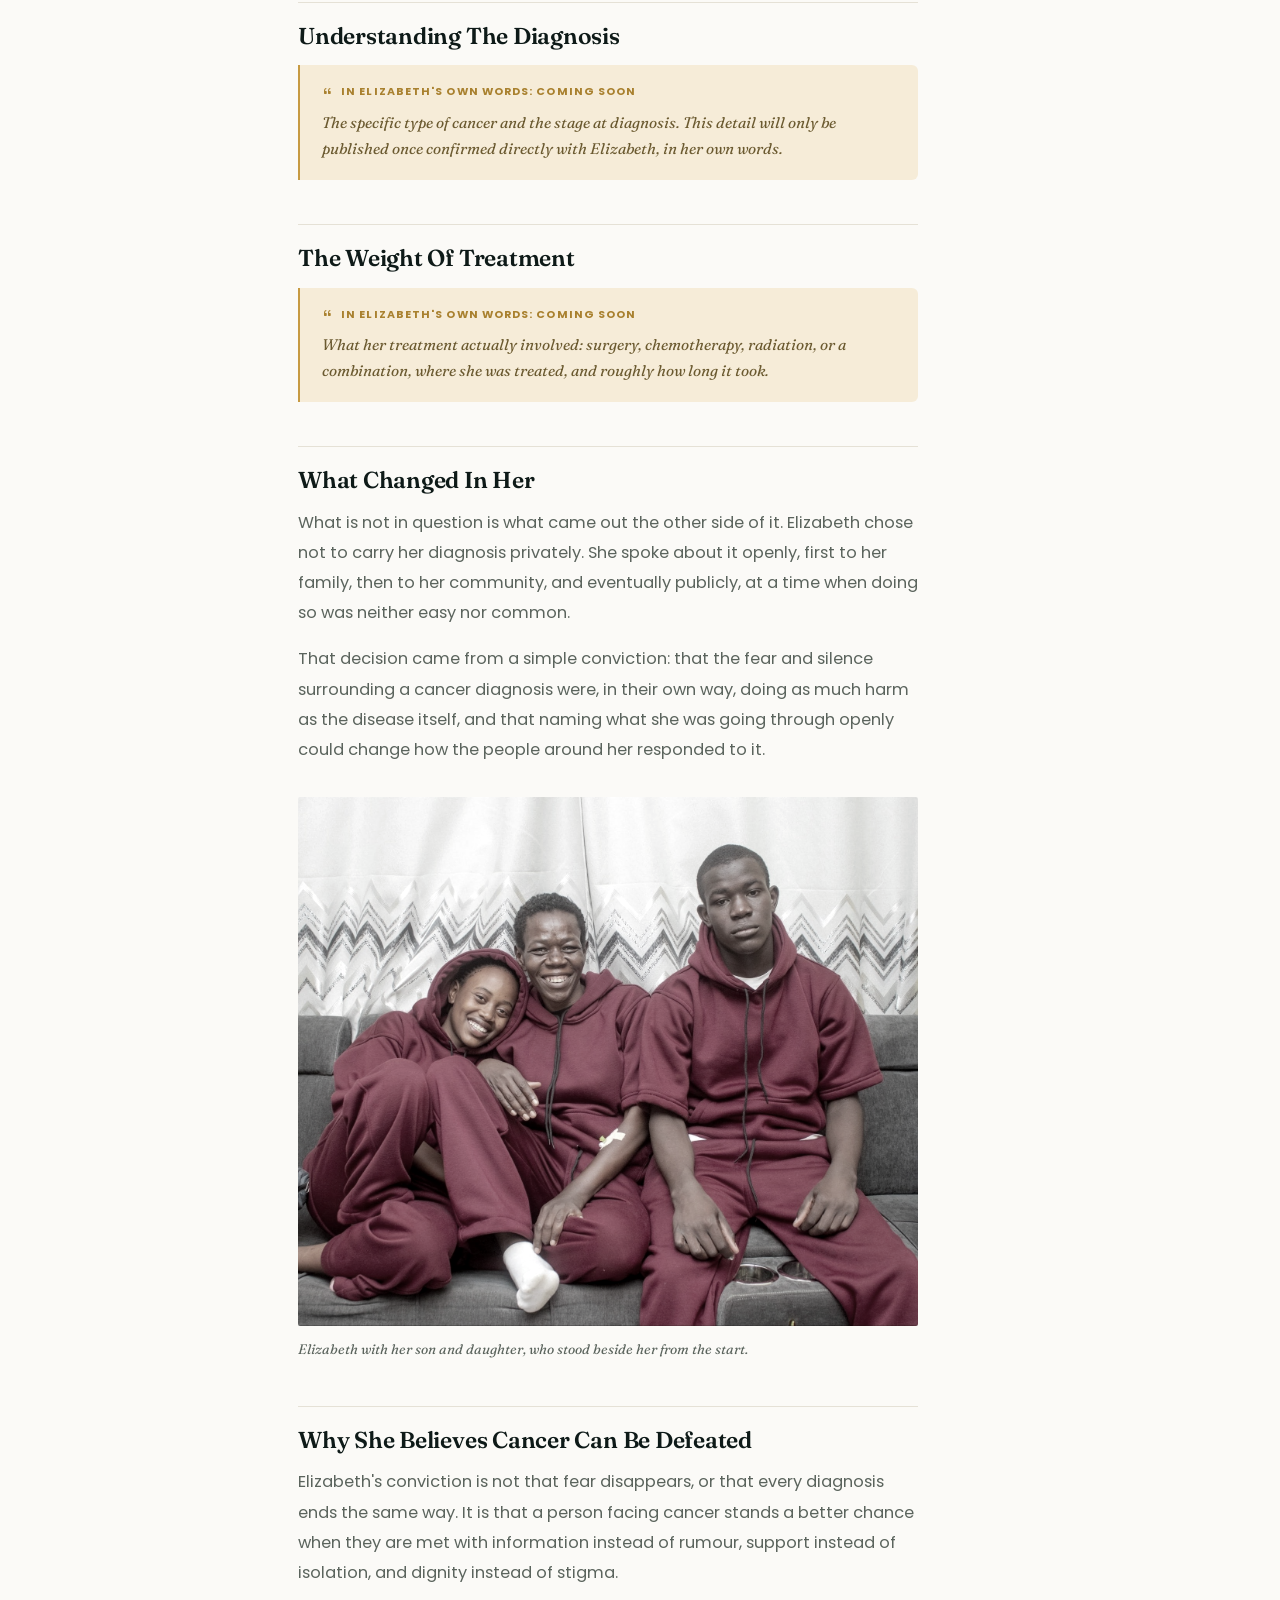
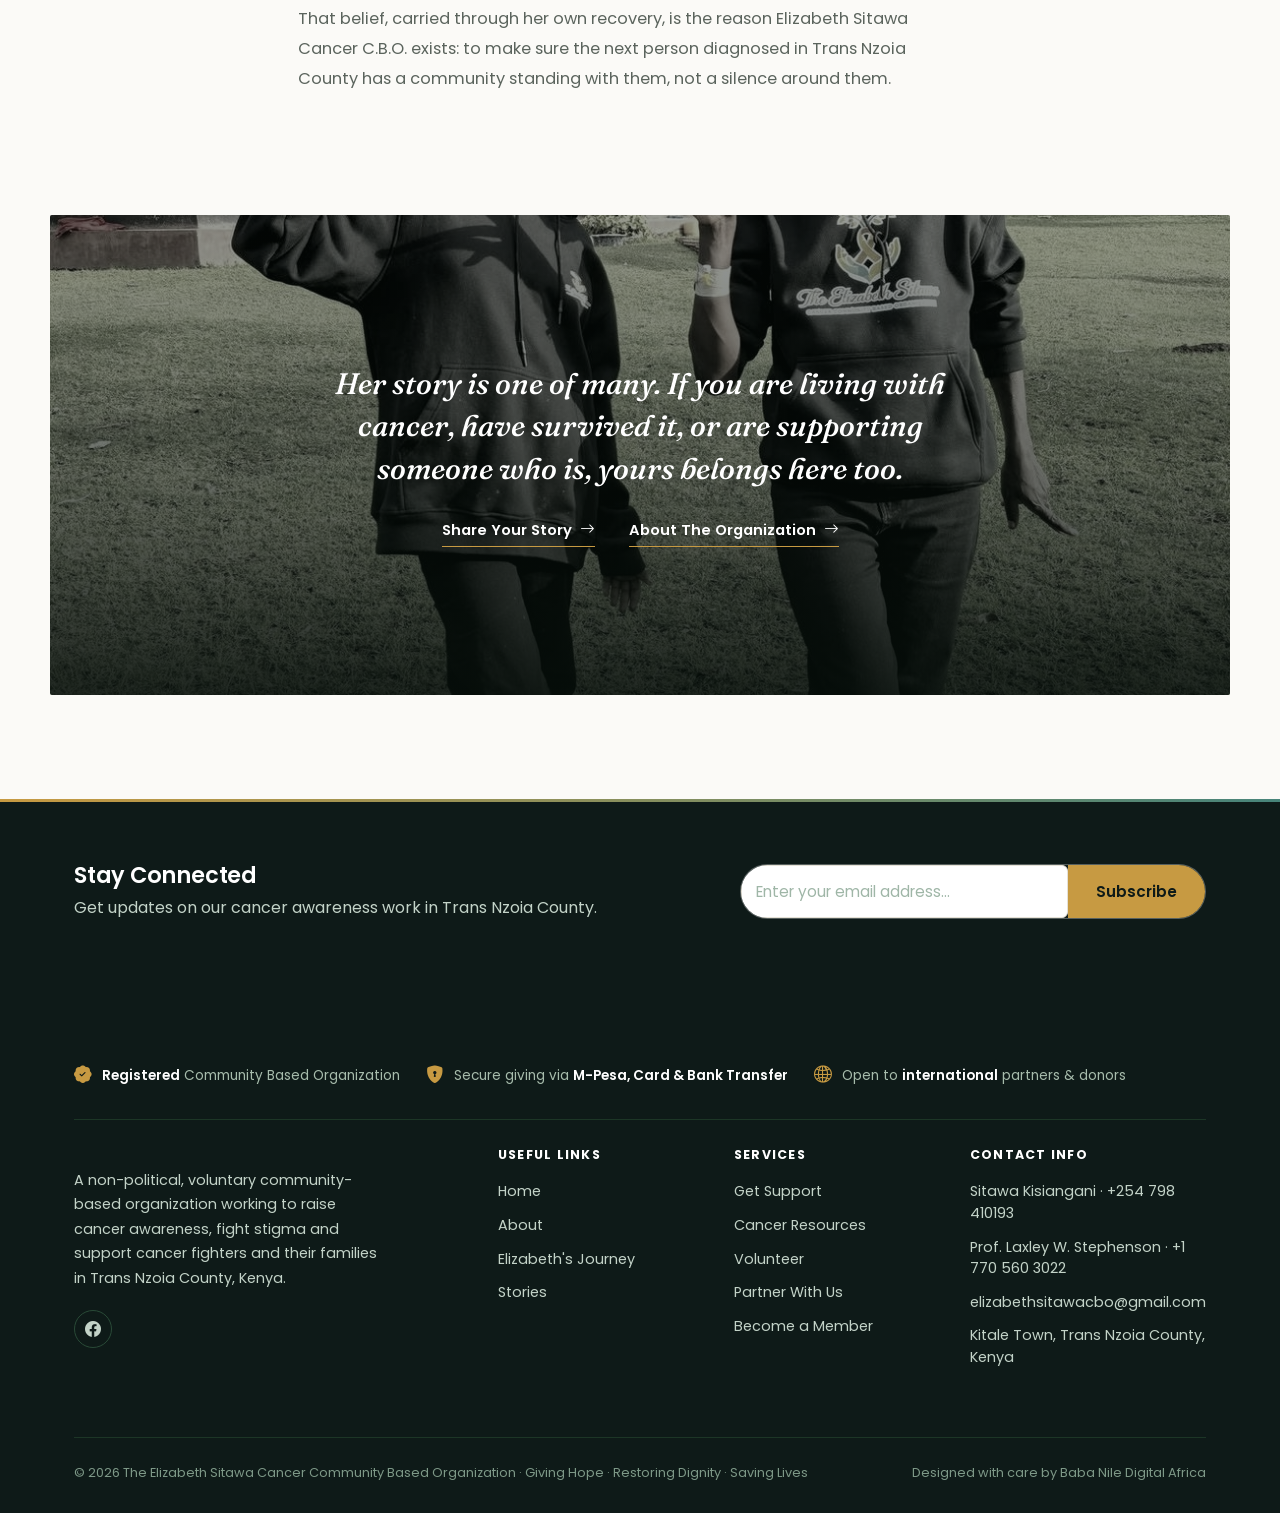
<file: journey.html>
<!DOCTYPE html>
<html lang="en">
<head>
<meta charset="UTF-8">
<meta name="viewport" content="width=device-width, initial-scale=1.0">
<title>Elizabeth's Journey | Elizabeth Sitawa Cancer C.B.O.</title>
<meta name="description" content="The cancer journey of Dr. Elizabeth Sitawa Kisiangani, founder of Elizabeth Sitawa Cancer C.B.O. in Trans Nzoia County, Kenya.">
<meta name="robots" content="index, follow">
<meta name="author" content="The Elizabeth Sitawa Cancer Community Based Organization">
<link rel="canonical" href="https://elizabethsitawacbo.org/journey.html">

<!-- Open Graph / Facebook / WhatsApp -->
<meta property="og:type" content="website">
<meta property="og:site_name" content="Elizabeth Sitawa Cancer C.B.O.">
<meta property="og:locale" content="en_US">
<meta property="og:url" content="https://elizabethsitawacbo.org/journey.html">
<meta property="og:title" content="Elizabeth's Journey | Elizabeth Sitawa Cancer C.B.O.">
<meta property="og:description" content="The cancer journey of Dr. Elizabeth Sitawa Kisiangani, founder of Elizabeth Sitawa Cancer C.B.O. in Trans Nzoia County, Kenya.">
<meta property="og:image" content="https://elizabethsitawacbo.org/assets/hospital-blue-gown.jpg">
<meta property="og:image:width" content="1200">
<meta property="og:image:height" content="630">
<meta property="og:image:alt" content="Elizabeth's Journey | Elizabeth Sitawa Cancer C.B.O.">

<!-- Twitter -->
<meta name="twitter:card" content="summary_large_image">
<meta name="twitter:title" content="Elizabeth's Journey | Elizabeth Sitawa Cancer C.B.O.">
<meta name="twitter:description" content="The cancer journey of Dr. Elizabeth Sitawa Kisiangani, founder of Elizabeth Sitawa Cancer C.B.O. in Trans Nzoia County, Kenya.">
<meta name="twitter:image" content="https://elizabethsitawacbo.org/assets/hospital-blue-gown.jpg">

<!-- Favicons -->
<link rel="icon" href="assets/favicon/favicon.ico" sizes="any">
<link rel="icon" type="image/png" sizes="32x32" href="assets/favicon/favicon-32x32.png">
<link rel="icon" type="image/png" sizes="16x16" href="assets/favicon/favicon-16x16.png">
<link rel="apple-touch-icon" sizes="180x180" href="assets/favicon/apple-touch-icon.png">
<link rel="manifest" href="assets/favicon/site.webmanifest">
<meta name="theme-color" content="#0a1e15">
<link rel="preconnect" href="https://fonts.googleapis.com">
<link rel="preconnect" href="https://fonts.gstatic.com" crossorigin>
<link href="https://fonts.googleapis.com/css2?family=Poppins:wght@400;500;600;700;800&family=Fraunces:ital,wght@0,500;0,600;1,500;1,600&display=swap" rel="stylesheet">
<link rel="stylesheet" href="https://cdn.jsdelivr.net/npm/bootstrap-icons@1.11.3/font/bootstrap-icons.css">
<link rel="stylesheet" href="css/style.css">
<link rel="stylesheet" href="css/journey-editorial.css">
<script type="application/ld+json">
{
  "@context": "https://schema.org",
  "@type": "BreadcrumbList",
  "itemListElement": [
    { "@type": "ListItem", "position": 1, "name": "Home", "item": "https://elizabethsitawacbo.org/" },
    { "@type": "ListItem", "position": 2, "name": "Elizabeth's Journey", "item": "https://elizabethsitawacbo.org/journey.html" }
  ]
}
</script>
</head>
<body>
<div class="ed-progress" id="ed-progress" aria-hidden="true"><div class="ed-progress-bar" id="ed-progress-bar"></div></div>
<a href="#main" class="skip-link">Skip to content</a>

<div class="topbar">
  <div class="container topbar-inner">
    <div class="topbar-left">
      <a href="tel:+254798410193"><i class="bi bi-telephone"></i> +254 798 410193</a>
      <a href="mailto:elizabethsitawacbo@gmail.com"><i class="bi bi-envelope"></i> elizabethsitawacbo@gmail.com</a>
      <span class="topbar-loc"><i class="bi bi-geo-alt"></i> Kitale, Trans Nzoia County, Kenya</span>
    </div>
    <div class="topbar-right">
      <span class="topbar-badge"><i class="bi bi-patch-check-fill"></i> Registered C.B.O.</span>
      <a href="https://web.facebook.com/groups/1571981966731530" target="_blank" rel="noopener" aria-label="Facebook Community Group"><i class="bi bi-facebook"></i></a>
    </div>
  </div>
</div>
<header class="site-header">
  <nav class="nav container" aria-label="Primary">
    <a href="index.html" class="nav-brand">
      <img src="assets/logo.png" alt="The Elizabeth Sitawa Cancer Community Based Organization" decoding="async">
    </a>
    <ul class="nav-links" id="nav-links">
      <li><a href="index.html"><i class="bi bi-house"></i>Home</a></li>
      <li><a href="about.html"><i class="bi bi-info-circle"></i>About</a></li>
      <li><a href="get-support.html"><i class="bi bi-life-preserver"></i>Get Support</a></li><li><button type="button" class="nav-donate-link" data-open-donate><i class="bi bi-heart"></i>Donate</button></li>
      <li><a href="cancer-awareness.html"><i class="bi bi-heart-pulse"></i>Cancer Resources</a></li>
      <li><a href="stories.html"><i class="bi bi-chat-square-heart"></i>Stories</a></li>
      <li><a href="get-involved.html"><i class="bi bi-people"></i>Get Involved</a></li>
      <li class="nav-mobile-cta"><a href="get-support.html#request" class="btn btn-line">Get Support</a></li>
    </ul>
    <div class="nav-cta">
      <button type="button" class="btn btn-gold" data-open-donate>Donate</button>
      <a href="get-support.html#request" class="btn btn-line">Get Support</a>
      <button class="nav-toggle" aria-label="Open menu" aria-expanded="false" aria-controls="nav-links">
        <i class="bi bi-list"></i>
      </button>
    </div>
  </nav>
</header>

<main id="main" class="editorial">

  <!-- MASTHEAD -->
  <div class="ed-masthead">
    <span>Feature Story</span>
    <span class="ed-kicker--brand">Elizabeth Sitawa Cancer C.B.O.</span>
  </div>
  <div class="ed-meta-row">
    <div class="ed-meta-left">
      <span><i class="bi bi-journal-richtext"></i> As told to the Elizabeth Sitawa Cancer C.B.O. editorial team</span>
      <span class="ed-meta-dot" aria-hidden="true">&middot;</span>
      <span id="ed-read-time"><i class="bi bi-clock"></i> &nbsp;min read</span>
    </div>
    <div class="ed-meta-share">
      <span>Share</span>
      <a href="https://web.facebook.com/sharer/sharer.php?u=https://elizabethsitawacbo.org/journey.html" target="_blank" rel="noopener" aria-label="Share on Facebook"><i class="bi bi-facebook"></i></a>
      <a href="https://wa.me/?text=Elizabeth's%20Journey%20%E2%80%94%20https://elizabethsitawacbo.org/journey.html" target="_blank" rel="noopener" aria-label="Share on WhatsApp"><i class="bi bi-whatsapp"></i></a>
      <button type="button" class="ed-copy-link" id="ed-copy-link" aria-label="Copy link"><i class="bi bi-link-45deg"></i></button>
    </div>
  </div>

  <!-- HERO -->
  <section class="ed-hero">
    <div class="ed-hero-frame">
      <img src="assets/hospital-blue-gown.jpg" alt="Elizabeth Sitawa seated on a hospital bed during her treatment" loading="lazy" decoding="async">
      <div class="ed-hero-scrim" aria-hidden="true"></div>
      <div class="ed-hero-text">
        <span class="ed-eyebrow">Elizabeth's Journey</span>
        <h1>One journey. One voice. A reason to speak.</h1>
        <p class="ed-dek">The story behind Elizabeth Sitawa Cancer C.B.O. and the conviction that no one should face cancer alone.</p>
      </div>
    </div>
  </section>

  <!-- ARTICLE -->
  <section class="ed-article">
    <div class="ed-grid">

      <!-- LEFT RAIL: CONTENTS -->
      <aside class="ed-col ed-col-left reveal-left">
        <p class="ed-toc-label">In This Story</p>
        <ul class="ed-toc">
          <li><a href="#before">Before The Diagnosis</a></li>
          <li><a href="#discovery">The Day Everything Changed</a></li>
          <li><a href="#diagnosis">Understanding The Diagnosis</a></li>
          <li><a href="#treatment">The Weight Of Treatment</a></li>
          <li><a href="#changed">What Changed In Her</a></li>
          <li><a href="#belief">Why She Believes</a></li>
        </ul>
      </aside>

      <!-- MAIN COLUMN -->
      <article class="ed-col ed-col-main reveal">
        <p class="ed-lede">Elizabeth Sitawa Kisiangani did not set out to start an organization. Her story begins, like most do, before any of this, in an ordinary life, going about ordinary days, until a diagnosis interrupted everything and asked something new of her.</p>

        <h2 class="ed-subhead" id="before">Before The Diagnosis</h2>
        <div class="ed-note-box">
          <span class="ed-note-label"><i class="bi bi-quote"></i> In Elizabeth's Own Words: Coming Soon</span>
          <p>What her life looked like before cancer: her role in the family and community, her work, and the kind of days she kept before anything changed.</p>
        </div>

        <h2 class="ed-subhead" id="discovery">The Day Everything Changed</h2>
        <div class="ed-note-box">
          <span class="ed-note-label"><i class="bi bi-quote"></i> In Elizabeth's Own Words: Coming Soon</span>
          <p>When and how she first suspected something was wrong, the symptom or moment that led her to seek care, and roughly when this was.</p>
        </div>

        <h2 class="ed-subhead" id="diagnosis">Understanding The Diagnosis</h2>
        <div class="ed-note-box">
          <span class="ed-note-label"><i class="bi bi-quote"></i> In Elizabeth's Own Words: Coming Soon</span>
          <p>The specific type of cancer and the stage at diagnosis. This detail will only be published once confirmed directly with Elizabeth, in her own words.</p>
        </div>

        <h2 class="ed-subhead" id="treatment">The Weight Of Treatment</h2>
        <div class="ed-note-box">
          <span class="ed-note-label"><i class="bi bi-quote"></i> In Elizabeth's Own Words: Coming Soon</span>
          <p>What her treatment actually involved: surgery, chemotherapy, radiation, or a combination, where she was treated, and roughly how long it took.</p>
        </div>

        <h2 class="ed-subhead" id="changed">What Changed In Her</h2>
        <p class="ed-body">What is not in question is what came out the other side of it. Elizabeth chose not to carry her diagnosis privately. She spoke about it openly, first to her family, then to her community, and eventually publicly, at a time when doing so was neither easy nor common.</p>
        <p class="ed-body">That decision came from a simple conviction: that the fear and silence surrounding a cancer diagnosis were, in their own way, doing as much harm as the disease itself, and that naming what she was going through openly could change how the people around her responded to it.</p>

        <figure class="ed-figure reveal">
          <img src="assets/family-couch.jpg" alt="Elizabeth Sitawa with her son and daughter" loading="lazy" decoding="async">
          <figcaption>Elizabeth with her son and daughter, who stood beside her from the start.</figcaption>
        </figure>

        <h2 class="ed-subhead" id="belief">Why She Believes Cancer Can Be Defeated</h2>
        <p class="ed-body">Elizabeth's conviction is not that fear disappears, or that every diagnosis ends the same way. It is that a person facing cancer stands a better chance when they are met with information instead of rumour, support instead of isolation, and dignity instead of stigma.</p>
        <p class="ed-body">That belief, carried through her own recovery, is the reason Elizabeth Sitawa Cancer C.B.O. exists: to make sure the next person diagnosed in Trans Nzoia County has a community standing with them, not a silence around them.</p>
      </article>

      <!-- RIGHT RAIL: PULL QUOTE -->
      <aside class="ed-col ed-col-right reveal-right">
        <blockquote class="ed-pullquote">
          <span class="ed-mark" aria-hidden="true">&ldquo;</span>
          <p>To have a society respecting and taking care of cancer fighters.</p>
          <cite>The vision she founded this organization on</cite>
        </blockquote>
        <div class="ed-rail-note">
          <h3>Why This Page Is Unfinished</h3>
          <p>Several sections of this story are marked as placeholders. We chose to publish it this way rather than fill the gaps with anything invented. Elizabeth's own words will complete it.</p>
        </div>
      </aside>

    </div>
  </section>

  <!-- CLOSING -->
  <section class="ed-closing-photo reveal">
    <div class="ed-closing-frame">
      <img src="assets/outreach-hoodies.jpg" alt="Community outreach team standing together in support of cancer fighters in Trans Nzoia County" loading="lazy" decoding="async">
      <div class="ed-closing-scrim" aria-hidden="true"></div>
      <div class="ed-closing-content">
        <p class="ed-closing-lede">Her story is one of many. If you are living with cancer, have survived it, or are supporting someone who is, yours belongs here too.</p>
        <div class="ed-actions">
          <a href="get-involved.html#share-story" class="ed-link ed-link--light">Share Your Story <i class="bi bi-arrow-right" aria-hidden="true"></i></a>
          <a href="about.html" class="ed-link ed-link--light">About The Organization <i class="bi bi-arrow-right" aria-hidden="true"></i></a>
        </div>
      </div>
    </div>
  </section>

</main>

<div class="newsletter">
  <div class="container newsletter-inner">
    <div>
      <h3>Stay Connected</h3>
      <p>Get updates on our cancer awareness work in Trans Nzoia County.</p>
    </div>
    <form class="newsletter-form" onsubmit="event.preventDefault(); this.reset(); this.querySelector('input').placeholder='Thank you!';">
      <input type="email" placeholder="Enter your email address..." required>
      <button type="submit">Subscribe</button>
    </form>
  </div>
</div>

<footer class="site-footer">
  <div class="container">
    <div class="footer-trust">
      <div class="footer-trust-item"><i class="bi bi-patch-check-fill"></i><span><strong>Registered</strong> Community Based Organization</span></div>
      <div class="footer-trust-item"><i class="bi bi-shield-lock-fill"></i><span>Secure giving via <strong>M-Pesa, Card &amp; Bank Transfer</strong></span></div>
      <div class="footer-trust-item"><i class="bi bi-globe2"></i><span>Open to <strong>international</strong> partners &amp; donors</span></div>
    </div>
    <div class="footer-grid">
      <div>
        <div class="footer-brand">
          <span class="footer-logo-badge"><img src="assets/logo.png" alt="The Elizabeth Sitawa Cancer Community Based Organization" decoding="async"></span>
          <span>Elizabeth Sitawa Cancer C.B.O.</span>
        </div>
        <p style="max-width:34ch; font-size:.9rem;">A non-political, voluntary community-based organization working to raise cancer awareness, fight stigma and support cancer fighters and their families in Trans Nzoia County, Kenya.</p>
        <div class="footer-social">
          <a href="https://web.facebook.com/groups/1571981966731530" target="_blank" rel="noopener" aria-label="Facebook Community Group"><i class="bi bi-facebook"></i></a>
        </div>
      </div>
      <div class="footer-col">
        <h4>Useful Links</h4>
        <ul>
          <li><a href="index.html">Home</a></li>
          <li><a href="about.html">About</a></li>
          <li><a href="journey.html">Elizabeth's Journey</a></li>
          <li><a href="stories.html">Stories</a></li>
        </ul>
      </div>
      <div class="footer-col">
        <h4>Services</h4>
        <ul>
          <li><a href="get-support.html">Get Support</a></li>
          <li><a href="cancer-awareness.html">Cancer Resources</a></li>
          <li><a href="get-involved.html#volunteer">Volunteer</a></li>
          <li><a href="get-involved.html#partner">Partner With Us</a></li>
          <li><a href="get-involved.html#membership">Become a Member</a></li>
        </ul>
      </div>
      <div class="footer-col">
        <h4>Contact Info</h4>
        <ul>
          <li><a href="tel:+254798410193">Sitawa Kisiangani &middot; +254 798 410193</a></li>
          <li><a href="tel:+17705603022">Prof. Laxley W. Stephenson &middot; +1 770 560 3022</a></li>
          <li><a href="mailto:elizabethsitawacbo@gmail.com">elizabethsitawacbo@gmail.com</a></li>
          <li>Kitale Town, Trans Nzoia County, Kenya</li>
        </ul>
      </div>
    </div>
    <div class="footer-bottom">
      <span>&copy; 2026 The Elizabeth Sitawa Cancer Community Based Organization · Giving Hope · Restoring Dignity · Saving Lives</span>
      <span>Designed with care by Baba Nile Digital Africa</span>
    </div>
  </div>
</footer>

<div class="donate-overlay" id="donate-overlay">
  <div class="donate-modal" role="dialog" aria-modal="true" aria-labelledby="donate-title">
    <button type="button" class="donate-close" id="donate-close" aria-label="Close donation dialog"><i class="bi bi-x-lg"></i></button>
    <div class="donate-grid">

      <div class="donate-side">
        <img class="donate-side-img" src="assets/hospital-portrait.jpg" alt="A supporter visiting a cancer patient in hospital" loading="lazy" decoding="async">
        <div class="donate-side-body">
          <img class="donate-side-logo" src="assets/logo.png" alt="The Elizabeth Sitawa Cancer Community Based Organization">
          <h4>Support Someone Through Their Cancer Journey</h4>
          <p>Your gift helps provide education, awareness, advocacy and practical support to people and families affected by cancer in Trans Nzoia County.</p>
          <span class="donate-side-tagline">Giving Hope &middot; Restoring Dignity &middot; Saving Lives</span>
        </div>
      </div>

      <div class="donate-form-side">

        <div class="donate-progress" aria-hidden="true"><div class="donate-progress-bar" id="donate-progress-bar"></div></div>

        <!-- STEP 1: amount, frequency, purpose, payment method -->
        <div id="donate-step-1">
          <h3 id="donate-title">Give Today</h3>
          <div class="donate-step-scroll">

          <span class="donate-field-label" style="margin-top:0;">Frequency</span>
          <div class="freq-toggle">
            <button type="button" class="freq-btn active" data-freq="One-time">Give once</button>
            <button type="button" class="freq-btn" data-freq="Monthly"><i class="bi bi-heart-fill"></i> Monthly</button>
          </div>

          <span class="donate-field-label">Amount</span>
          <div class="amount-grid" id="amount-grid"></div>
          <div class="amount-display" id="amount-display-wrap">
            <input type="text" inputmode="decimal" id="amount-custom" placeholder="Enter amount" aria-describedby="err-amount">
            <select id="currency-select" aria-label="Currency">
              <option value="KES" data-symbol="KES ">KES</option>
              <option value="USD" data-symbol="$">USD</option>
              <option value="GBP" data-symbol="&pound;">GBP</option>
              <option value="EUR" data-symbol="&euro;">EUR</option>
            </select>
          </div>
          <span class="field-error" id="err-amount"></span>

          <span class="donate-field-label">What would you like to support?</span>
          <select class="donate-select" id="donate-purpose">
            <option>Where the need is greatest</option>
            <option>Sponsor a patient</option>
            <option>Support transportation</option>
            <option>Provide nutrition assistance</option>
            <option>Support community screening</option>
            <option>Support caregiver services</option>
            <option>Sponsor an awareness event</option>
          </select>

          <span class="donate-field-label">Payment method</span>
          <div class="payment-methods" role="group" aria-label="Choose payment method">
            <button type="button" class="payment-method active" data-method="M-Pesa">
              <i class="bi bi-phone"></i>
              <span><strong>M-Pesa</strong><small>Mobile money</small></span>
            </button>
            <button type="button" class="payment-method" data-method="Card">
              <i class="bi bi-credit-card"></i>
              <span><strong>Card</strong><small>Visa / Mastercard</small></span>
            </button>
            <button type="button" class="payment-method" data-method="Bank Transfer">
              <i class="bi bi-bank"></i>
              <span><strong>Bank Transfer</strong><small>Direct contribution</small></span>
            </button>
          </div>

          <div class="check-row mt-2">
            <input type="checkbox" id="donate-dedicate">
            <label for="donate-dedicate" style="font-weight:400;">Dedicate this donation</label>
          </div>
          <input type="text" id="donate-honoree" class="donate-honoree-input" placeholder="Honoree full name" hidden>

          </div>
          <div class="donate-actions">
            <button type="button" class="btn btn-dark" id="donate-step1-continue">Continue <i class="bi bi-arrow-right" aria-hidden="true"></i></button>
          </div>
        </div>

        <!-- STEP 2: donor details -->
        <div id="donate-step-2" hidden>
          <button type="button" class="donate-back-link" id="donate-back-1"><i class="bi bi-arrow-left"></i> Back</button>
          <h3>Enter your details</h3>
          <div class="donate-step-scroll">

          <div class="form-grid" style="gap:14px;">
            <div class="field">
              <label for="donor-first">First name</label>
              <input type="text" id="donor-first" autocomplete="given-name" aria-describedby="err-donor-first">
              <span class="field-error" id="err-donor-first"></span>
            </div>
            <div class="field">
              <label for="donor-last">Last name</label>
              <input type="text" id="donor-last" autocomplete="family-name" aria-describedby="err-donor-last">
              <span class="field-error" id="err-donor-last"></span>
            </div>
            <div class="field full">
              <label for="donor-email">Email address</label>
              <input type="email" id="donor-email" autocomplete="email" aria-describedby="err-donor-email">
              <span class="field-error" id="err-donor-email"></span>
            </div>
            <div class="field full"><label for="donor-phone">Phone <span class="hint">Optional</span></label><input type="tel" id="donor-phone" autocomplete="tel"></div>
          </div>
          <div class="check-row mt-2"><input type="checkbox" id="donor-org"><label for="donor-org" style="font-weight:400;">Donate as an organization</label></div>
          <input type="text" id="donor-org-name" class="donate-honoree-input" placeholder="Organization name" hidden>
          <div class="check-row"><input type="checkbox" id="donor-anon"><label for="donor-anon" style="font-weight:400;">Donate anonymously</label></div>
          <div class="check-row"><input type="checkbox" id="donor-subscribe" checked><label for="donor-subscribe" style="font-weight:400;">Subscribe to receive updates</label></div>
          <div class="check-row"><input type="checkbox" id="donor-terms"><label for="donor-terms" style="font-weight:400;">I agree to the Terms and Privacy Policy</label></div>
          <span class="field-error" id="err-donor-terms"></span>

          </div>
          <div class="donate-actions">
            <button type="button" class="btn btn-dark" id="donate-step2-continue">Continue</button>
          </div>
        </div>

        <!-- STEP 3: honest handoff (no fake payment) -->
        <div id="donate-result-view" hidden>
          <button type="button" class="donate-back-link" id="donate-back-2"><i class="bi bi-arrow-left"></i> Back</button>
          <h3>Complete your gift</h3>
          <div class="donate-step-scroll">
          <div class="disclaimer-box">
            <strong id="donate-result-summary"></strong><br><br>
            Online payment is being finalized. To complete this contribution now, please contact us directly and we'll confirm the best way to receive it:<br><br>
            <a href="tel:+254798410193">Sitawa Kisiangani &middot; +254 798 410193</a><br>
            <a href="tel:+17705603022">Prof. Laxley W. Stephenson &middot; +1 770 560 3022</a>
          </div>
          </div>
        </div>

      </div>
    </div>
  </div>
</div>
</div>
</div>
<script src="js/main.js"></script>
</body>
</html>
</file>
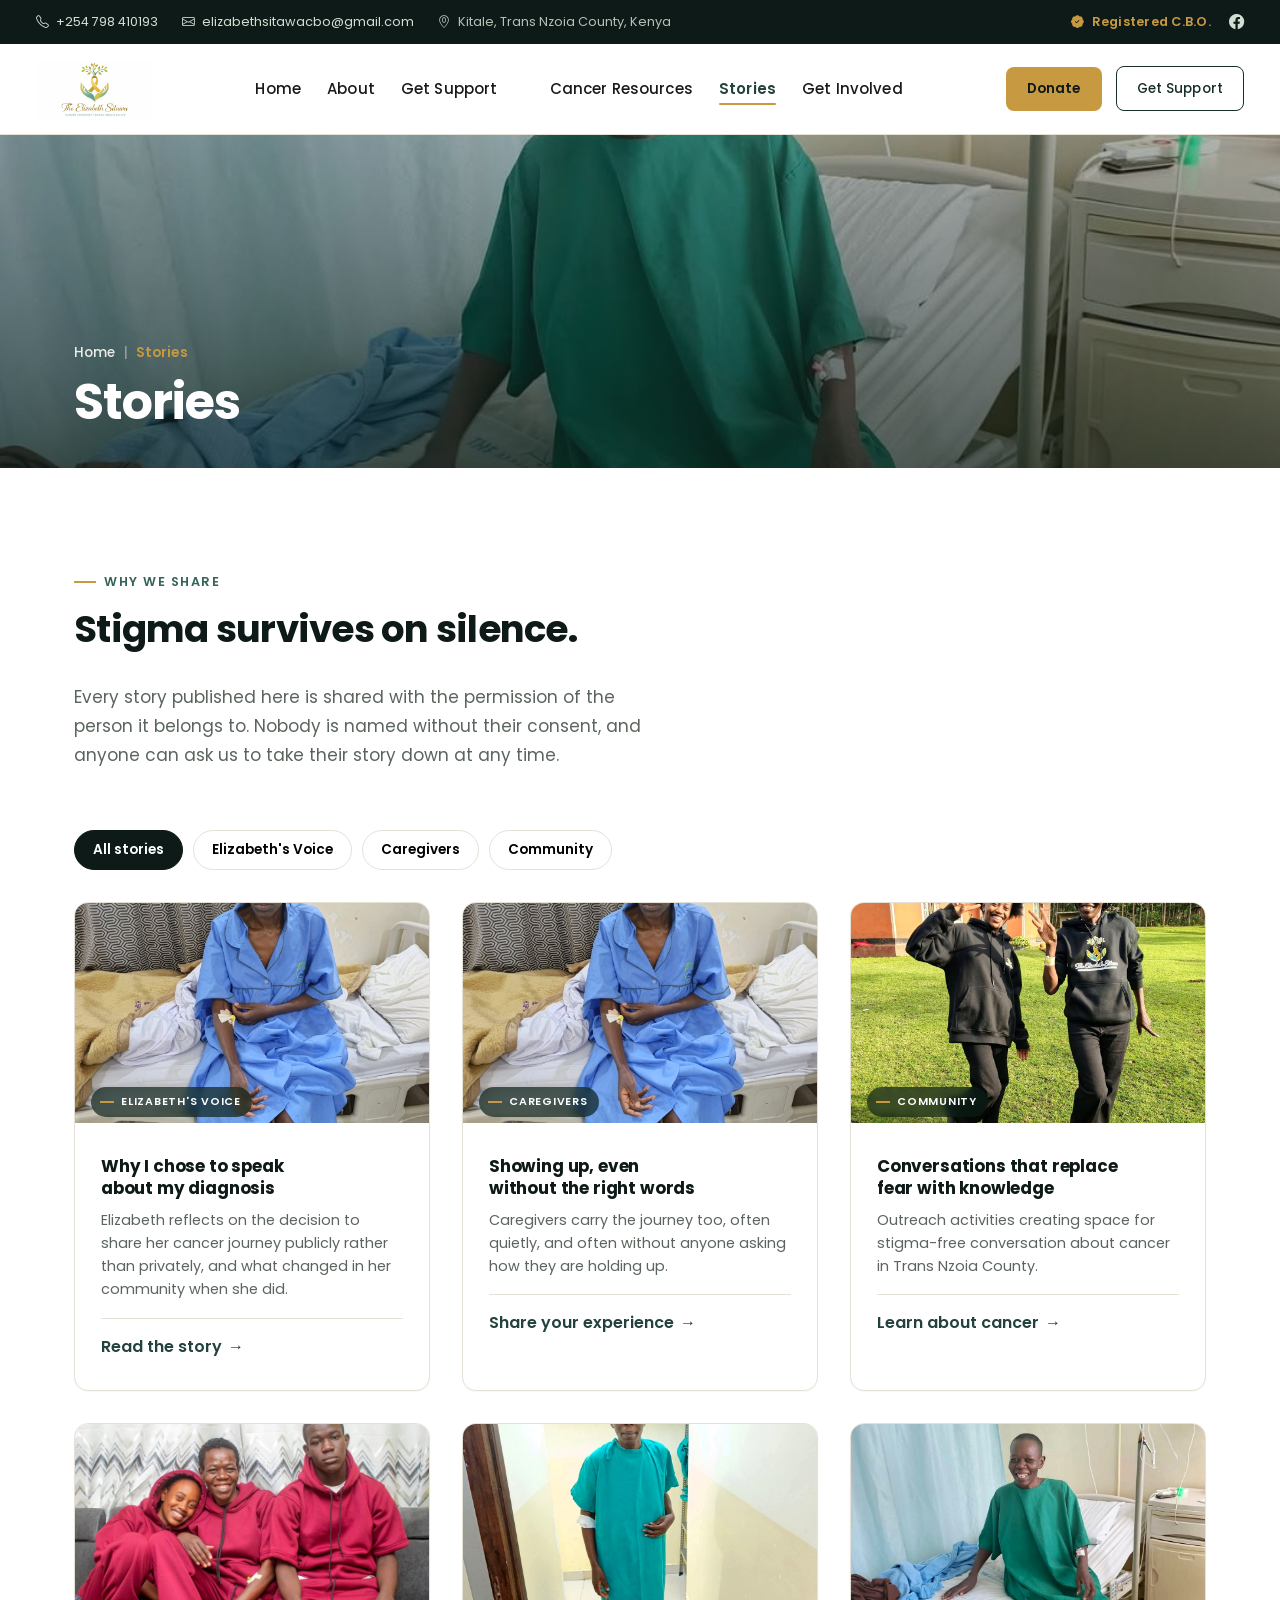
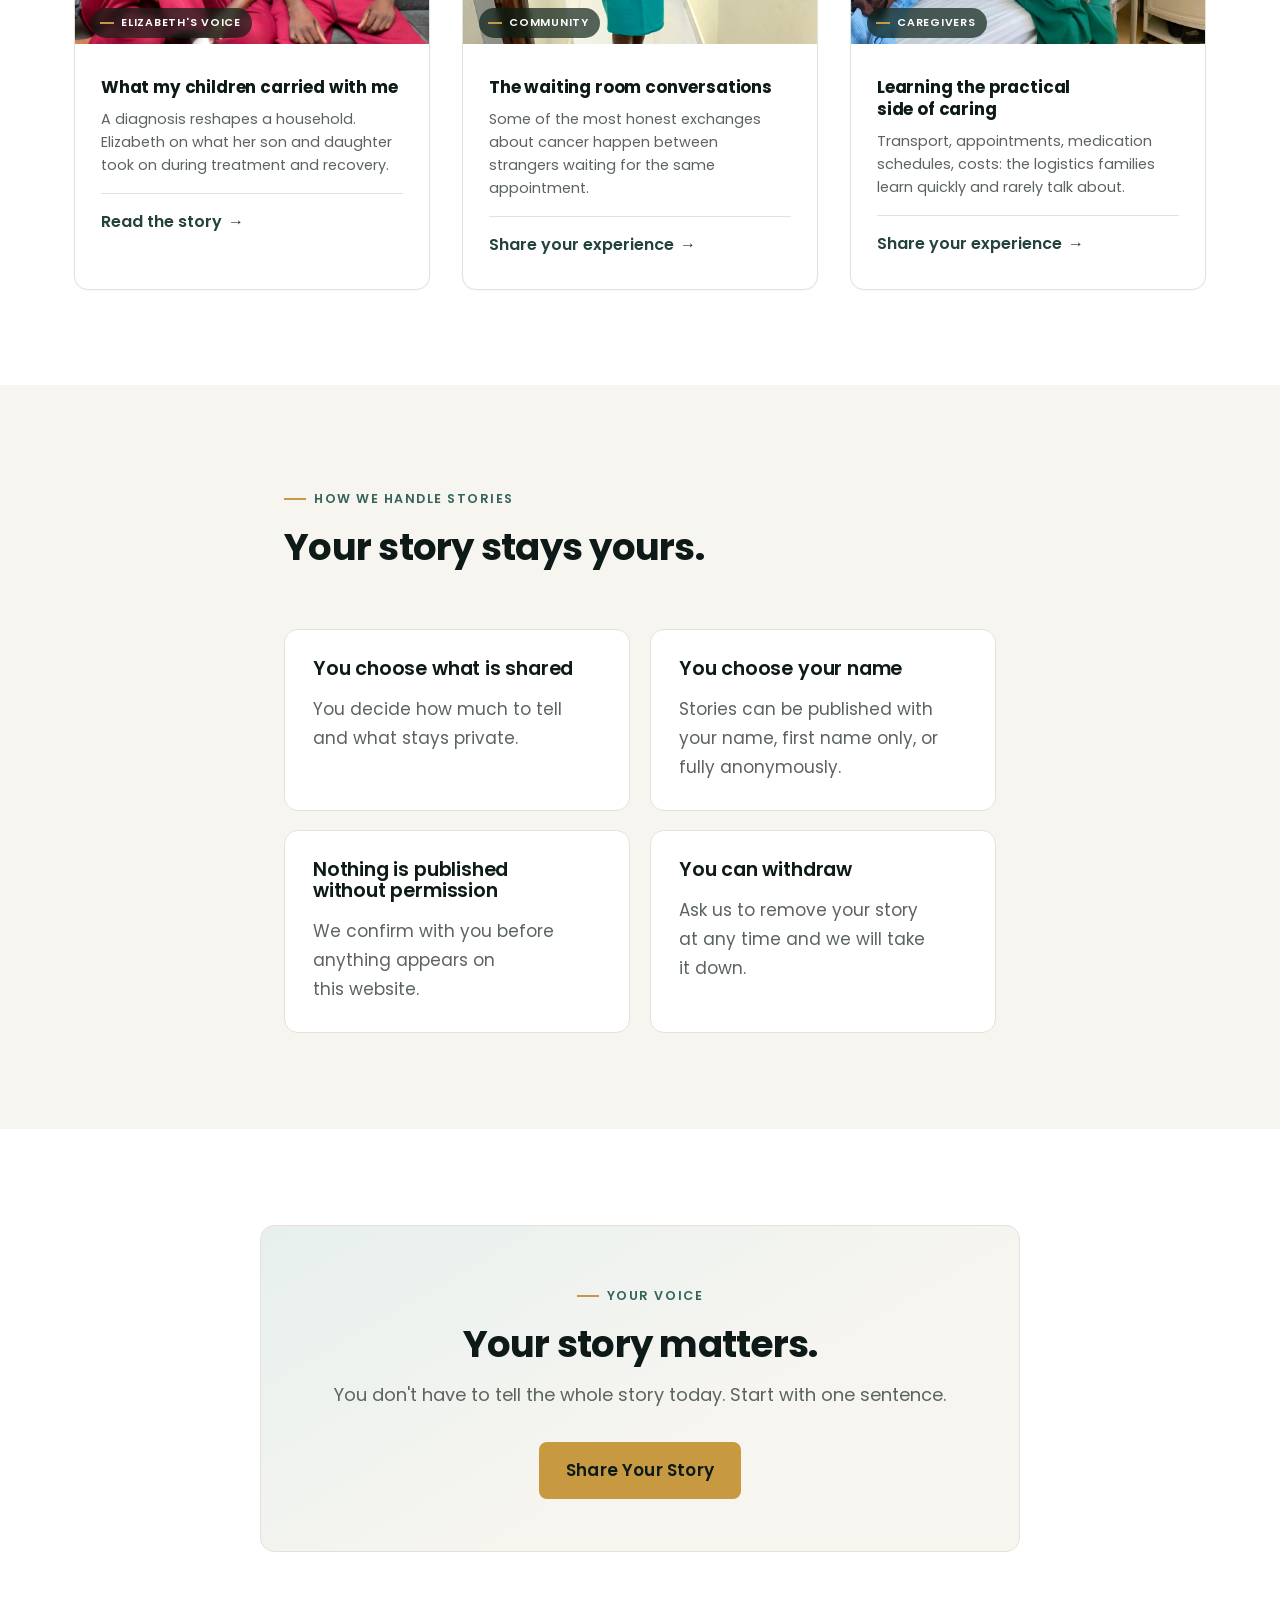
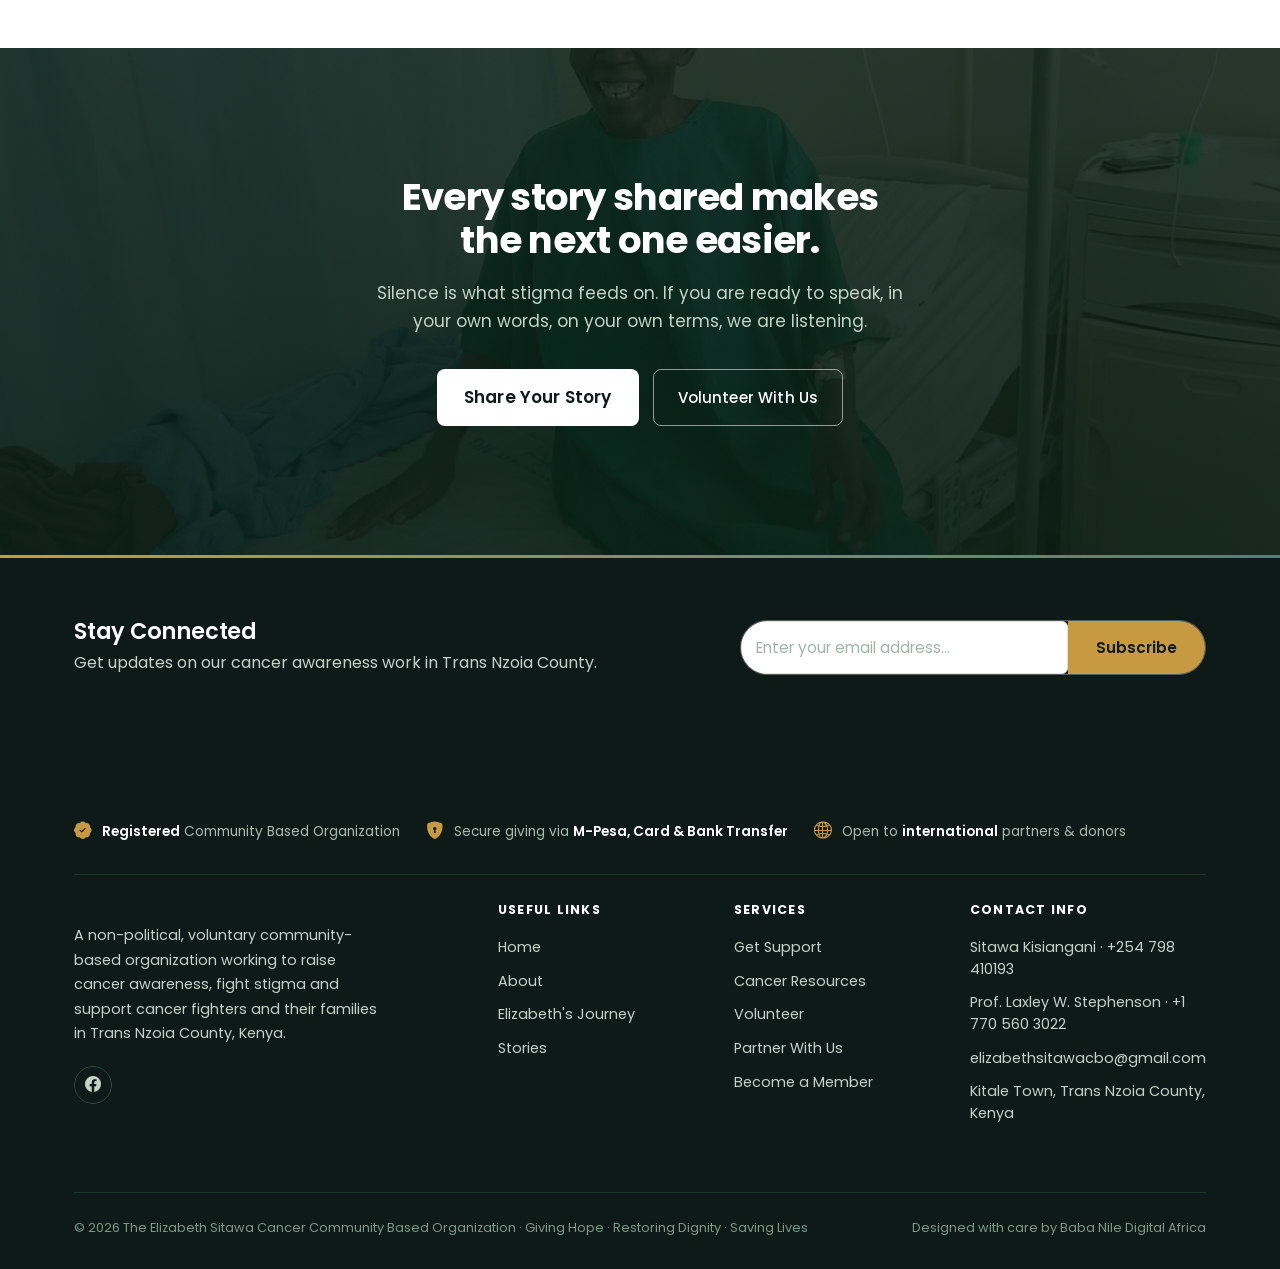
<file: stories.html>
<!DOCTYPE html>
<html lang="en">
<head>
<meta charset="UTF-8">
<meta name="viewport" content="width=device-width, initial-scale=1.0">
<title>Stories & Voices | Elizabeth Sitawa Cancer C.B.O.</title>
<meta name="description" content="Real voices and real journeys from people living with cancer, caregivers and community members in Trans Nzoia County, Kenya.">
<meta name="robots" content="index, follow">
<meta name="author" content="The Elizabeth Sitawa Cancer Community Based Organization">
<link rel="canonical" href="https://elizabethsitawacbo.org/stories.html">

<!-- Open Graph / Facebook / WhatsApp -->
<meta property="og:type" content="website">
<meta property="og:site_name" content="Elizabeth Sitawa Cancer C.B.O.">
<meta property="og:locale" content="en_US">
<meta property="og:url" content="https://elizabethsitawacbo.org/stories.html">
<meta property="og:title" content="Stories & Voices | Elizabeth Sitawa Cancer C.B.O.">
<meta property="og:description" content="Real voices and real journeys from people living with cancer, caregivers and community members in Trans Nzoia County, Kenya.">
<meta property="og:image" content="https://elizabethsitawacbo.org/assets/outreach-hoodies.jpg">
<meta property="og:image:width" content="1200">
<meta property="og:image:height" content="630">
<meta property="og:image:alt" content="Stories & Voices | Elizabeth Sitawa Cancer C.B.O.">

<!-- Twitter -->
<meta name="twitter:card" content="summary_large_image">
<meta name="twitter:title" content="Stories & Voices | Elizabeth Sitawa Cancer C.B.O.">
<meta name="twitter:description" content="Real voices and real journeys from people living with cancer, caregivers and community members in Trans Nzoia County, Kenya.">
<meta name="twitter:image" content="https://elizabethsitawacbo.org/assets/outreach-hoodies.jpg">

<!-- Favicons -->
<link rel="icon" href="assets/favicon/favicon.ico" sizes="any">
<link rel="icon" type="image/png" sizes="32x32" href="assets/favicon/favicon-32x32.png">
<link rel="icon" type="image/png" sizes="16x16" href="assets/favicon/favicon-16x16.png">
<link rel="apple-touch-icon" sizes="180x180" href="assets/favicon/apple-touch-icon.png">
<link rel="manifest" href="assets/favicon/site.webmanifest">
<meta name="theme-color" content="#0a1e15">
<link rel="preconnect" href="https://fonts.googleapis.com">
<link rel="preconnect" href="https://fonts.gstatic.com" crossorigin>
<link href="https://fonts.googleapis.com/css2?family=Poppins:wght@400;500;600;700;800&display=swap" rel="stylesheet">
<link rel="stylesheet" href="https://cdn.jsdelivr.net/npm/bootstrap-icons@1.11.3/font/bootstrap-icons.css">
<link rel="stylesheet" href="css/style.css">
<script type="application/ld+json">
{
  "@context": "https://schema.org",
  "@type": "BreadcrumbList",
  "itemListElement": [
    { "@type": "ListItem", "position": 1, "name": "Home", "item": "https://elizabethsitawacbo.org/" },
    { "@type": "ListItem", "position": 2, "name": "Stories", "item": "https://elizabethsitawacbo.org/stories.html" }
  ]
}
</script>
</head>
<body>
<a href="#main" class="skip-link">Skip to content</a>

<div class="topbar">
  <div class="container topbar-inner">
    <div class="topbar-left">
      <a href="tel:+254798410193"><i class="bi bi-telephone"></i> +254 798 410193</a>
      <a href="mailto:elizabethsitawacbo@gmail.com"><i class="bi bi-envelope"></i> elizabethsitawacbo@gmail.com</a>
      <span class="topbar-loc"><i class="bi bi-geo-alt"></i> Kitale, Trans Nzoia County, Kenya</span>
    </div>
    <div class="topbar-right">
      <span class="topbar-badge"><i class="bi bi-patch-check-fill"></i> Registered C.B.O.</span>
      <a href="https://web.facebook.com/groups/1571981966731530" target="_blank" rel="noopener" aria-label="Facebook Community Group"><i class="bi bi-facebook"></i></a>
    </div>
  </div>
</div>
<header class="site-header">
  <nav class="nav container" aria-label="Primary">
    <a href="index.html" class="nav-brand">
      <img src="assets/logo.png" alt="The Elizabeth Sitawa Cancer Community Based Organization" decoding="async">
    </a>
    <ul class="nav-links" id="nav-links">
      <li><a href="index.html"><i class="bi bi-house"></i>Home</a></li>
      <li><a href="about.html"><i class="bi bi-info-circle"></i>About</a></li>
      <li><a href="get-support.html"><i class="bi bi-life-preserver"></i>Get Support</a></li><li><button type="button" class="nav-donate-link" data-open-donate><i class="bi bi-heart"></i>Donate</button></li>
      <li><a href="cancer-awareness.html"><i class="bi bi-heart-pulse"></i>Cancer Resources</a></li>
      <li><a href="stories.html" aria-current="page"><i class="bi bi-chat-square-heart"></i>Stories</a></li>
      <li><a href="get-involved.html"><i class="bi bi-people"></i>Get Involved</a></li>
      <li class="nav-mobile-cta"><a href="get-support.html#request" class="btn btn-line">Get Support</a></li>
    </ul>
    <div class="nav-cta">
      <button type="button" class="btn btn-gold" data-open-donate>Donate</button>
      <a href="get-support.html#request" class="btn btn-line">Get Support</a>
      <button class="nav-toggle" aria-label="Open menu" aria-expanded="false" aria-controls="nav-links">
        <i class="bi bi-list"></i>
      </button>
    </div>
  </nav>
</header>

<main id="main">

  <section class="page-hero" style="background-image:url('assets/hospital-bed-406.jpg');">
    <div class="container">
      <nav class="page-hero-breadcrumb" aria-label="Breadcrumb">
        <a href="index.html">Home</a><span class="sep">|</span><span class="current" aria-current="page">Stories</span>
      </nav>
      <h1>Stories</h1>
    </div>
  </section>

  <!-- INTRO + FILTER -->
  <section class="section">
    <div class="container">
      <div style="max-width:60ch;">
        <span class="eyebrow">Why We Share</span>
        <h2 class="mt-1">Stigma survives on silence.</h2>
        <p class="body-copy mt-2">Every story published here is shared with the permission of the person it belongs to. Nobody is named without their consent, and anyone can ask us to take their story down at any time.</p>
      </div>

      <div class="pill-filter mt-3" role="group" aria-label="Filter stories">
        <button data-filter="all" class="active">All stories</button>
        <button data-filter="elizabeth">Elizabeth's Voice</button>
        <button data-filter="caregivers">Caregivers</button>
        <button data-filter="community">Community</button>
      </div>

      <div class="story-grid">
        <div class="story-card reveal" data-category="elizabeth">
          <img src="assets/hospital-blue-gown.jpg" alt="Elizabeth Sitawa during her treatment" loading="lazy" decoding="async">
          <span class="story-meta">Elizabeth's Voice</span>
          <div class="story-card-body">
            <h3>Why I chose to speak about my diagnosis</h3>
            <p>Elizabeth reflects on the decision to share her cancer journey publicly rather than privately, and what changed in her community when she did.</p>
            <a href="journey.html" class="text-link">Read the story</a>
          </div>
        </div>

        <div class="story-card reveal" style="--reveal-delay:80ms;" data-category="caregivers">
          <img src="assets/hospital-blue-gown.jpg" alt="A patient sitting with a caregiver in hospital" loading="lazy" decoding="async">
          <span class="story-meta">Caregivers</span>
          <div class="story-card-body">
            <h3>Showing up, even without the right words</h3>
            <p>Caregivers carry the journey too, often quietly, and often without anyone asking how they are holding up.</p>
            <a href="get-involved.html#share-story" class="text-link">Share your experience</a>
          </div>
        </div>

        <div class="story-card reveal" style="--reveal-delay:160ms;" data-category="community">
          <img src="assets/outreach-hoodies.jpg" alt="Community outreach team during an awareness activity" loading="lazy" decoding="async">
          <span class="story-meta">Community</span>
          <div class="story-card-body">
            <h3>Conversations that replace fear with knowledge</h3>
            <p>Outreach activities creating space for stigma-free conversation about cancer in Trans Nzoia County.</p>
            <a href="cancer-awareness.html" class="text-link">Learn about cancer</a>
          </div>
        </div>

        <div class="story-card reveal" data-category="elizabeth">
          <img src="assets/family-couch.jpg" alt="Elizabeth Sitawa at home with her two children" loading="lazy" decoding="async">
          <span class="story-meta">Elizabeth's Voice</span>
          <div class="story-card-body">
            <h3>What my children carried with me</h3>
            <p>A diagnosis reshapes a household. Elizabeth on what her son and daughter took on during treatment and recovery.</p>
            <a href="journey.html" class="text-link">Read the story</a>
          </div>
        </div>

        <div class="story-card reveal" style="--reveal-delay:80ms;" data-category="community">
          <img src="assets/hospital-portrait.jpg" alt="Elizabeth Sitawa waiting at a clinic" loading="lazy" decoding="async">
          <span class="story-meta">Community</span>
          <div class="story-card-body">
            <h3>The waiting room conversations</h3>
            <p>Some of the most honest exchanges about cancer happen between strangers waiting for the same appointment.</p>
            <a href="get-involved.html#share-story" class="text-link">Share your experience</a>
          </div>
        </div>

        <div class="story-card reveal" style="--reveal-delay:160ms;" data-category="caregivers">
          <img src="assets/hospital-bed-406.jpg" alt="A patient smiling on a hospital ward" loading="lazy" decoding="async">
          <span class="story-meta">Caregivers</span>
          <div class="story-card-body">
            <h3>Learning the practical side of caring</h3>
            <p>Transport, appointments, medication schedules, costs: the logistics families learn quickly and rarely talk about.</p>
            <a href="get-involved.html#share-story" class="text-link">Share your experience</a>
          </div>
        </div>
      </div>
    </div>
  </section>

  <!-- CONSENT NOTE -->
  <section class="section section--cream">
    <div class="container" style="max-width:760px;">
      <span class="eyebrow">How We Handle Stories</span>
      <h2 class="mt-1">Your story stays yours.</h2>
      <div class="focus-grid mt-3" style="grid-template-columns:1fr 1fr;">
        <div class="card"><h3>You choose what is shared</h3><p class="body-copy mt-1">You decide how much to tell and what stays private.</p></div>
        <div class="card"><h3>You choose your name</h3><p class="body-copy mt-1">Stories can be published with your name, first name only, or fully anonymously.</p></div>
        <div class="card"><h3>Nothing is published without permission</h3><p class="body-copy mt-1">We confirm with you before anything appears on this website.</p></div>
        <div class="card"><h3>You can withdraw</h3><p class="body-copy mt-1">Ask us to remove your story at any time and we will take it down.</p></div>
      </div>
    </div>
  </section>

  <!-- CTA -->
  <section class="section">
    <div class="container">
      <div class="voice-card reveal-scale" style="max-width:760px; margin:0 auto;">
        <span class="eyebrow center" style="justify-content:center;">Your Voice</span>
        <h2 class="mt-1">Your story matters.</h2>
        <p class="lede center mt-1" style="margin-left:auto; margin-right:auto;">You don't have to tell the whole story today. Start with one sentence.</p>
        <a href="get-involved.html#share-story" class="btn btn-gold mt-2">Share Your Story</a>
      </div>
    </div>
  </section>


  <!-- PRE-FOOTER CTA -->
  <section class="cta-band" style="background-image:url('assets/hospital-bed-406.jpg');">
    <div class="container reveal">
      <h2>Every story shared makes the next one easier.</h2>
      <p>Silence is what stigma feeds on. If you are ready to speak, in your own words, on your own terms, we are listening.</p>
      <div class="cta-actions">
        <a href="get-involved.html#share-story" class="btn btn-white">Share Your Story</a>
        <a href="get-involved.html#volunteer" class="btn btn-line-white">Volunteer With Us</a>
      </div>
    </div>
  </section>

</main>

<div class="newsletter">
  <div class="container newsletter-inner">
    <div>
      <h3>Stay Connected</h3>
      <p>Get updates on our cancer awareness work in Trans Nzoia County.</p>
    </div>
    <form class="newsletter-form" onsubmit="event.preventDefault(); this.reset(); this.querySelector('input').placeholder='Thank you!';">
      <input type="email" placeholder="Enter your email address..." required>
      <button type="submit">Subscribe</button>
    </form>
  </div>
</div>

<footer class="site-footer">
  <div class="container">
    <div class="footer-trust">
      <div class="footer-trust-item"><i class="bi bi-patch-check-fill"></i><span><strong>Registered</strong> Community Based Organization</span></div>
      <div class="footer-trust-item"><i class="bi bi-shield-lock-fill"></i><span>Secure giving via <strong>M-Pesa, Card &amp; Bank Transfer</strong></span></div>
      <div class="footer-trust-item"><i class="bi bi-globe2"></i><span>Open to <strong>international</strong> partners &amp; donors</span></div>
    </div>
    <div class="footer-grid">
      <div>
        <div class="footer-brand">
          <span class="footer-logo-badge"><img src="assets/logo.png" alt="The Elizabeth Sitawa Cancer Community Based Organization" decoding="async"></span>
          <span>Elizabeth Sitawa Cancer C.B.O.</span>
        </div>
        <p style="max-width:34ch; font-size:.9rem;">A non-political, voluntary community-based organization working to raise cancer awareness, fight stigma and support cancer fighters and their families in Trans Nzoia County, Kenya.</p>
        <div class="footer-social">
          <a href="https://web.facebook.com/groups/1571981966731530" target="_blank" rel="noopener" aria-label="Facebook Community Group"><i class="bi bi-facebook"></i></a>
        </div>
      </div>
      <div class="footer-col">
        <h4>Useful Links</h4>
        <ul>
          <li><a href="index.html">Home</a></li>
          <li><a href="about.html">About</a></li>
          <li><a href="journey.html">Elizabeth's Journey</a></li>
          <li><a href="stories.html">Stories</a></li>
        </ul>
      </div>
      <div class="footer-col">
        <h4>Services</h4>
        <ul>
          <li><a href="get-support.html">Get Support</a></li>
          <li><a href="cancer-awareness.html">Cancer Resources</a></li>
          <li><a href="get-involved.html#volunteer">Volunteer</a></li>
          <li><a href="get-involved.html#partner">Partner With Us</a></li>
          <li><a href="get-involved.html#membership">Become a Member</a></li>
        </ul>
      </div>
      <div class="footer-col">
        <h4>Contact Info</h4>
        <ul>
          <li><a href="tel:+254798410193">Sitawa Kisiangani &middot; +254 798 410193</a></li>
          <li><a href="tel:+17705603022">Prof. Laxley W. Stephenson &middot; +1 770 560 3022</a></li>
          <li><a href="mailto:elizabethsitawacbo@gmail.com">elizabethsitawacbo@gmail.com</a></li>
          <li>Kitale Town, Trans Nzoia County, Kenya</li>
        </ul>
      </div>
    </div>
    <div class="footer-bottom">
      <span>&copy; 2026 The Elizabeth Sitawa Cancer Community Based Organization · Giving Hope · Restoring Dignity · Saving Lives</span>
      <span>Designed with care by Baba Nile Digital Africa</span>
    </div>
  </div>
</footer>

<div class="donate-overlay" id="donate-overlay">
  <div class="donate-modal" role="dialog" aria-modal="true" aria-labelledby="donate-title">
    <button type="button" class="donate-close" id="donate-close" aria-label="Close donation dialog"><i class="bi bi-x-lg"></i></button>
    <div class="donate-grid">

      <div class="donate-side">
        <img class="donate-side-img" src="assets/hospital-portrait.jpg" alt="A supporter visiting a cancer patient in hospital" loading="lazy" decoding="async">
        <div class="donate-side-body">
          <img class="donate-side-logo" src="assets/logo.png" alt="The Elizabeth Sitawa Cancer Community Based Organization">
          <h4>Support Someone Through Their Cancer Journey</h4>
          <p>Your gift helps provide education, awareness, advocacy and practical support to people and families affected by cancer in Trans Nzoia County.</p>
          <span class="donate-side-tagline">Giving Hope &middot; Restoring Dignity &middot; Saving Lives</span>
        </div>
      </div>

      <div class="donate-form-side">

        <div class="donate-progress" aria-hidden="true"><div class="donate-progress-bar" id="donate-progress-bar"></div></div>

        <!-- STEP 1: amount, frequency, purpose, payment method -->
        <div id="donate-step-1">
          <h3 id="donate-title">Give Today</h3>
          <div class="donate-step-scroll">

          <span class="donate-field-label" style="margin-top:0;">Frequency</span>
          <div class="freq-toggle">
            <button type="button" class="freq-btn active" data-freq="One-time">Give once</button>
            <button type="button" class="freq-btn" data-freq="Monthly"><i class="bi bi-heart-fill"></i> Monthly</button>
          </div>

          <span class="donate-field-label">Amount</span>
          <div class="amount-grid" id="amount-grid"></div>
          <div class="amount-display" id="amount-display-wrap">
            <input type="text" inputmode="decimal" id="amount-custom" placeholder="Enter amount" aria-describedby="err-amount">
            <select id="currency-select" aria-label="Currency">
              <option value="KES" data-symbol="KES ">KES</option>
              <option value="USD" data-symbol="$">USD</option>
              <option value="GBP" data-symbol="&pound;">GBP</option>
              <option value="EUR" data-symbol="&euro;">EUR</option>
            </select>
          </div>
          <span class="field-error" id="err-amount"></span>

          <span class="donate-field-label">What would you like to support?</span>
          <select class="donate-select" id="donate-purpose">
            <option>Where the need is greatest</option>
            <option>Sponsor a patient</option>
            <option>Support transportation</option>
            <option>Provide nutrition assistance</option>
            <option>Support community screening</option>
            <option>Support caregiver services</option>
            <option>Sponsor an awareness event</option>
          </select>

          <span class="donate-field-label">Payment method</span>
          <div class="payment-methods" role="group" aria-label="Choose payment method">
            <button type="button" class="payment-method active" data-method="M-Pesa">
              <i class="bi bi-phone"></i>
              <span><strong>M-Pesa</strong><small>Mobile money</small></span>
            </button>
            <button type="button" class="payment-method" data-method="Card">
              <i class="bi bi-credit-card"></i>
              <span><strong>Card</strong><small>Visa / Mastercard</small></span>
            </button>
            <button type="button" class="payment-method" data-method="Bank Transfer">
              <i class="bi bi-bank"></i>
              <span><strong>Bank Transfer</strong><small>Direct contribution</small></span>
            </button>
          </div>

          <div class="check-row mt-2">
            <input type="checkbox" id="donate-dedicate">
            <label for="donate-dedicate" style="font-weight:400;">Dedicate this donation</label>
          </div>
          <input type="text" id="donate-honoree" class="donate-honoree-input" placeholder="Honoree full name" hidden>

          </div>
          <div class="donate-actions">
            <button type="button" class="btn btn-dark" id="donate-step1-continue">Continue <i class="bi bi-arrow-right" aria-hidden="true"></i></button>
          </div>
        </div>

        <!-- STEP 2: donor details -->
        <div id="donate-step-2" hidden>
          <button type="button" class="donate-back-link" id="donate-back-1"><i class="bi bi-arrow-left"></i> Back</button>
          <h3>Enter your details</h3>
          <div class="donate-step-scroll">

          <div class="form-grid" style="gap:14px;">
            <div class="field">
              <label for="donor-first">First name</label>
              <input type="text" id="donor-first" autocomplete="given-name" aria-describedby="err-donor-first">
              <span class="field-error" id="err-donor-first"></span>
            </div>
            <div class="field">
              <label for="donor-last">Last name</label>
              <input type="text" id="donor-last" autocomplete="family-name" aria-describedby="err-donor-last">
              <span class="field-error" id="err-donor-last"></span>
            </div>
            <div class="field full">
              <label for="donor-email">Email address</label>
              <input type="email" id="donor-email" autocomplete="email" aria-describedby="err-donor-email">
              <span class="field-error" id="err-donor-email"></span>
            </div>
            <div class="field full"><label for="donor-phone">Phone <span class="hint">Optional</span></label><input type="tel" id="donor-phone" autocomplete="tel"></div>
          </div>
          <div class="check-row mt-2"><input type="checkbox" id="donor-org"><label for="donor-org" style="font-weight:400;">Donate as an organization</label></div>
          <input type="text" id="donor-org-name" class="donate-honoree-input" placeholder="Organization name" hidden>
          <div class="check-row"><input type="checkbox" id="donor-anon"><label for="donor-anon" style="font-weight:400;">Donate anonymously</label></div>
          <div class="check-row"><input type="checkbox" id="donor-subscribe" checked><label for="donor-subscribe" style="font-weight:400;">Subscribe to receive updates</label></div>
          <div class="check-row"><input type="checkbox" id="donor-terms"><label for="donor-terms" style="font-weight:400;">I agree to the Terms and Privacy Policy</label></div>
          <span class="field-error" id="err-donor-terms"></span>

          </div>
          <div class="donate-actions">
            <button type="button" class="btn btn-dark" id="donate-step2-continue">Continue</button>
          </div>
        </div>

        <!-- STEP 3: honest handoff (no fake payment) -->
        <div id="donate-result-view" hidden>
          <button type="button" class="donate-back-link" id="donate-back-2"><i class="bi bi-arrow-left"></i> Back</button>
          <h3>Complete your gift</h3>
          <div class="donate-step-scroll">
          <div class="disclaimer-box">
            <strong id="donate-result-summary"></strong><br><br>
            Online payment is being finalized. To complete this contribution now, please contact us directly and we'll confirm the best way to receive it:<br><br>
            <a href="tel:+254798410193">Sitawa Kisiangani &middot; +254 798 410193</a><br>
            <a href="tel:+17705603022">Prof. Laxley W. Stephenson &middot; +1 770 560 3022</a>
          </div>
          </div>
        </div>

      </div>
    </div>
  </div>
</div>
</div>
</div>
<script src="js/main.js"></script>
</body>
</html>
</file>
<file: css/style.css>
/* =========================================================
   ELIZABETH SITAWA CANCER C.B.O. — DESIGN SYSTEM v5
   Direction: corporate-foundation register — Poppins type
   system with a fluid clamp() scale, generous white space,
   circular icon badges and arrow-links, real photography
   doing the work.
   ========================================================= */

:root{
  --green-950:#0e1a18;
  --green-900:#182e2a;
  --green-800:#23423d;
  --green-700:#35635b;
  --green-600:#47847a;
  --green-100:#e7f0ee;
  --gold-600:#a9812f;
  --gold-500:#c79a42;
  --gold-100:#f6ecd8;
  --cream:#f7f5f0;
  --paper:#fbfaf7;
  --line:#e5e1d6;
  --ink:#181c19;
  --ink-soft:#5b645d;
  --white:#ffffff;

  --font-primary: 'Poppins', -apple-system, BlinkMacSystemFont, 'Segoe UI', sans-serif;
  --font-display: var(--font-primary);
  --font: var(--font-primary);
  --heading-weight: 700;
  --body-weight: 400;

  /* Fluid type scale (clamp: mobile, viewport-relative, desktop) — restrained register */
  --fs-hero: clamp(2.25rem, 1.35rem + 3vw, 4.125rem);       /* ~36px mobile -> 66px desktop */
  --fs-h2: clamp(1.625rem, 1.2rem + 1.4vw, 2.5rem);         /* ~26px -> 40px */
  --fs-h3: clamp(1.05rem, 0.98rem + 0.35vw, 1.2rem);
  --fs-body: clamp(0.95rem, 0.9rem + 0.25vw, 1.0625rem);
  --fs-lede: clamp(1rem, 0.94rem + 0.3vw, 1.125rem);
  --fs-btn: clamp(0.9375rem, 0.9rem + 0.25vw, 1.0625rem);   /* ~15px -> 17px */
  --fs-btn-sm: clamp(0.875rem, 0.85rem + 0.2vw, 0.9375rem); /* ~14px -> 15px, secondary CTAs */
  --fs-nav: clamp(0.875rem, 0.85rem + 0.15vw, 0.9375rem);   /* ~14px -> 15px desktop nav */
  --fs-eyebrow: clamp(0.75rem, 0.73rem + 0.08vw, 0.8125rem);
  --fs-badge: clamp(0.75rem, 0.735rem + 0.08vw, 0.8125rem); /* ~12px -> 13px, location badge */

  --container: 1180px;
  --radius-s: 6px;
  --radius-m: 14px;
  --radius-l: 24px;
  --shadow-1: 0 1px 3px rgba(10,30,21,.06), 0 12px 28px rgba(10,30,21,.08);
  --shadow-2: 0 24px 60px rgba(10,30,21,.16);
}

*,*::before,*::after{ box-sizing:border-box; }
html{ scroll-behavior:smooth; }
html:focus-within{ scroll-behavior:auto; }
html{ -webkit-text-size-adjust:100%; text-size-adjust:100%; width:100%; }
body{ margin:0; font-family:var(--font); color:var(--ink); background:var(--white); line-height:1.7; -webkit-font-smoothing:antialiased; -moz-osx-font-smoothing:grayscale; width:100%; max-width:100vw; position:relative; }
/* NOTE: overflow-x:hidden was removed from html/body above on purpose.
   Setting non-visible overflow on html or body disables position:sticky
   for every descendant in Safari/WebKit (desktop Safari + all iOS
   browsers) -- that was why the sticky header wasn't staying fixed.
   Horizontal-scroll protection is instead handled per-element below
   (site-header/nav width caps, image max-width, table overflow
   wrappers) so sticky keeps working everywhere. */
img{ max-width:100%; display:block; }
a{ color:inherit; text-decoration:none; }
ul{ margin:0; padding:0; list-style:none; }
button{ font-family:inherit; cursor:pointer; }
.container{ max-width:var(--container); margin:0 auto; padding:0 24px; }

.skip-link{ position:absolute; left:-999px; background:var(--green-950); color:var(--white); padding:12px 20px; z-index:2000; }
.skip-link:focus{ left:0; top:0; }
a:focus-visible, button:focus-visible, input:focus-visible, textarea:focus-visible, select:focus-visible{
  outline:2px solid var(--gold-500); outline-offset:2px;
}
@media (prefers-reduced-motion: reduce){
  *{ animation-duration:.01ms !important; animation-iteration-count:1 !important; transition-duration:.01ms !important; scroll-behavior:auto !important; }
}

/* ---- Type ---- */
h1,h2,h3,h4{ font-family:var(--font-display); font-weight:var(--heading-weight); line-height:1.1; margin:0; color:var(--green-950); letter-spacing:-0.02em; text-wrap:balance; }
h1{ font-size:var(--fs-hero); }
h2{ font-size:var(--fs-h2); line-height:1.15; }
h3{ font-size:var(--fs-h3); font-weight:600; letter-spacing:-0.01em; }
p{ margin:0; font-weight:var(--body-weight); }
.lede{ font-size:var(--fs-lede); color:var(--ink-soft); max-width:62ch; line-height:1.6; text-wrap:pretty; }
.body-copy{ max-width:66ch; color:var(--ink-soft); font-size:var(--fs-body); line-height:1.7; text-wrap:pretty; }
::selection{ background:var(--gold-100); color:var(--green-950); }
.eyebrow{ display:inline-flex; align-items:center; gap:8px; font-family:var(--font-display); font-weight:600; font-size:var(--fs-eyebrow); letter-spacing:.12em; text-transform:uppercase; color:var(--green-700); }
.eyebrow::before{ content:""; width:22px; height:2px; background:var(--gold-500); display:inline-block; }
.section--dark .eyebrow{ color:var(--gold-500); }
.section{ padding:96px 0; }
@media (max-width:900px){ .section{ padding:72px 0; } }
@media (max-width:560px){ .section{ padding:56px 0; } }
.section--tight{ padding:76px 0; }
.section--cream{ background:var(--cream); }
.section--dark{ background:var(--green-950); color:var(--white); }
.section--dark h2,.section--dark h3{ color:var(--white); }
.section--dark .lede,.section--dark .body-copy{ color:#c3d3c8; }
.grid-2{ display:grid; grid-template-columns:1.05fr .95fr; gap:88px; align-items:center; }
@media (max-width:860px){ .grid-2{ grid-template-columns:1fr; gap:32px; } }

/* Scoped to the About page "Our Story" section only */
.section--story{ padding:clamp(40px, 6vw, 60px) 0 clamp(56px, 7vw, 84px); }
.about-story-grid{ display:grid; grid-template-columns:1fr 1.05fr; gap:64px; align-items:center; }
.story-copy h2{ font-size:clamp(2rem, 1.3rem + 2vw, 3rem); font-weight:800; margin-bottom:4px; letter-spacing:-0.02em; max-width:11ch; }
.story-copy .body-copy{ max-width:52ch; }
.story-copy .body-copy + .body-copy{ margin-top:16px; }

/* Photo collage: main portrait + overlapping accent image + floating badge */
.story-collage{ position:relative; max-width:440px; }
.story-img-main{
  width:82%; margin-left:auto; aspect-ratio:4/5; object-fit:cover; object-position:center 20%;
  border-radius:var(--radius-m); display:block; box-shadow:var(--shadow-2);
}
.story-img-accent{
  position:absolute; left:0; bottom:-7%; width:46%; aspect-ratio:1/1; object-fit:cover; object-position:center 15%;
  border-radius:var(--radius-m); display:block; border:6px solid var(--white); box-shadow:var(--shadow-1);
}
.story-badge{
  position:absolute; left:8%; top:14%; z-index:2; display:flex; align-items:center; gap:10px;
  background:var(--green-950); color:var(--white); padding:14px 18px; border-radius:var(--radius-m);
  box-shadow:var(--shadow-2);
}
.story-badge i{ font-size:1.3rem; color:var(--gold-500); }
.story-badge strong{ display:block; font-family:var(--font-display); font-weight:800; font-size:1.2rem; line-height:1.1; }
.story-badge span{ display:block; font-size:.7rem; letter-spacing:.06em; text-transform:uppercase; color:#cfe0d3; margin-top:2px; }

@media (max-width:860px){
  .about-story-grid{ grid-template-columns:1fr; gap:56px; }
  .story-collage{ order:-1; max-width:100%; margin:0 auto 20px; }
  .story-copy h2{ max-width:none; }
}
@media (max-width:480px){
  .story-badge{ padding:10px 14px; gap:8px; }
  .story-badge strong{ font-size:1.02rem; }
}
.center{ text-align:center; margin-left:auto; margin-right:auto; }
.mt-1{margin-top:16px;} .mt-2{margin-top:32px;} .mt-3{margin-top:60px;}

/* ---- Buttons ---- */
.btn{ display:inline-flex; align-items:center; justify-content:center; gap:8px; padding:13px 26px; min-height:48px; border-radius:8px; font-family:var(--font-display); font-weight:600; font-size:var(--fs-btn); letter-spacing:.01em; border:1.5px solid transparent; transition:background .18s ease, color .18s ease, border-color .18s ease, transform .18s ease, box-shadow .18s ease; }
.btn-gold, .btn-solid, .btn-dark, .btn-primary{ min-height:48px; }
.btn-line, .btn-line-white, .btn-outline, .btn-outline-dark{ font-size:var(--fs-btn-sm); font-weight:500; padding:12px 24px; min-height:46px; }
.btn-solid{ background:var(--green-900); color:var(--white); }
.btn-solid:hover{ background:var(--green-950); transform:translateY(-2px); box-shadow:0 8px 20px -8px rgba(6,20,14,.35); }
.btn-gold{ background:var(--gold-500); color:var(--green-950); }
.btn-gold:hover{ background:var(--gold-600); transform:translateY(-2px); box-shadow:0 8px 20px -8px rgba(158,122,15,.4); }
.btn-line{ border-color:var(--green-900); color:var(--green-900); }
.btn-line:hover{ background:var(--green-900); color:var(--white); transform:translateY(-2px); }
.btn-line-white{ border-color:rgba(255,255,255,.55); color:var(--white); }
.btn-line-white:hover{ background:var(--white); color:var(--green-950); transform:translateY(-2px); }
.btn-primary{ background:var(--gold-500); color:var(--green-950); }
.btn-primary:hover{ background:var(--gold-600); transform:translateY(-2px); box-shadow:0 8px 20px -8px rgba(158,122,15,.4); }
.btn-outline{ border-color:var(--green-900); color:var(--green-900); }
.btn-outline:hover{ background:var(--green-900); color:var(--white); transform:translateY(-2px); }
.btn-outline-dark{ border-color:var(--green-950); color:var(--green-950); }
.btn-outline-dark:hover{ background:var(--green-950); color:var(--white); transform:translateY(-2px); }
.btn-dark{ background:var(--green-950); color:var(--white); }
.btn-dark:hover{ background:#000; transform:translateY(-2px); }
.btn-white{ background:var(--white); color:var(--green-950); }
.btn-white:hover{ background:var(--cream); transform:translateY(-2px); box-shadow:0 8px 20px -8px rgba(0,0,0,.3); }
.btn:active{ transform:scale(.98); }
.btn:focus-visible{ outline:2px solid var(--gold-600); outline-offset:2px; }
@media (prefers-reduced-motion: reduce){ .btn{ transition:background .18s ease, color .18s ease, border-color .18s ease; } .btn:hover{ transform:none; } }
.text-link{ font-family:var(--font-display); font-weight:600; color:var(--green-800); border-bottom:1.5px solid var(--gold-500); padding-bottom:2px; transition:color .2s ease; }
.text-link:hover{ color:var(--green-950); }

/* Circular arrow-link (Safaricom-style card CTA) */
.arrow-link{ display:inline-flex; align-items:center; justify-content:center; width:44px; height:44px; border-radius:50%; background:var(--green-950); color:var(--white); font-size:1rem; transition:background .2s ease, transform .2s ease; }
.arrow-link:hover{ background:var(--gold-500); color:var(--green-950); transform:translateX(2px); }

/* ---- Utility topbar — the small strip of contact/trust info that signals
   an established, international-facing organization before you even reach
   the nav. Desktop-only; folds away on mobile to keep the header compact. */
.topbar{ background:var(--green-950); color:#cfe0d3; font-size:.8rem; }
.topbar-inner{ max-width:1360px; padding-left:36px; padding-right:36px; display:flex; align-items:center; justify-content:space-between; gap:20px; padding-top:9px; padding-bottom:9px; }
.topbar-left{ display:flex; align-items:center; gap:24px; }
.topbar-left a{ color:#cfe0d3; display:inline-flex; align-items:center; gap:7px; transition:color .15s ease; white-space:nowrap; }
.topbar-left a:hover{ color:var(--gold-500); }
.topbar-loc{ display:inline-flex; align-items:center; gap:7px; opacity:.85; white-space:nowrap; }
.topbar-right{ display:flex; align-items:center; gap:18px; flex-shrink:0; }
.topbar-badge{ display:inline-flex; align-items:center; gap:7px; font-weight:600; letter-spacing:.02em; color:var(--gold-500); white-space:nowrap; }
.topbar-right a{ color:#cfe0d3; font-size:.95rem; transition:color .15s ease; }
.topbar-right a:hover{ color:var(--gold-500); }
@media (max-width:900px){ .topbar-loc{ display:none; } }
@media (max-width:760px){ .topbar{ display:none; } }

/* ---- Header / Nav ---- */
.site-header{ position:sticky; top:0; z-index:1000; background:var(--white); border-bottom:1px solid var(--line); }
.site-header .container{ max-width:1360px; padding-left:36px; padding-right:36px; } /* nav needs more room than the 1180px content measure, and more edge breathing room than body copy */
.nav{ display:flex; align-items:center; justify-content:space-between; gap:24px; padding:16px 0; }
.nav-brand{ display:flex; align-items:center; font-family:var(--font-display); color:var(--green-950); flex-shrink:0; }
.nav-brand img{ height:58px; width:auto; flex-shrink:0; display:block; }
.nav-links{ display:flex; align-items:center; gap:26px; flex-shrink:0; }
.nav-links a{ font-family:var(--font-display); font-weight:500; font-size:var(--fs-nav); letter-spacing:.01em; color:var(--ink); position:relative; padding:6px 0; white-space:nowrap; }
.nav-links a i{ display:none; }
.nav-links .nav-donate-link{ font:inherit; background:none; border:none; padding:0; cursor:pointer; display:none; text-align:left; color:var(--ink); }
.nav-links a[aria-current="page"]{ color:var(--green-800); font-weight:600; }
.nav-links a[aria-current="page"]::after{ content:""; position:absolute; left:0; right:0; bottom:0; height:2px; background:var(--gold-500); border-radius:2px; }
.nav-cta{ display:flex; align-items:center; gap:14px; flex-shrink:0; }
.nav-cta .btn{ padding:10px 20px; min-height:44px; font-size:.85rem; }
.nav-toggle{ display:none; background:none; border:none; padding:8px; margin:-8px -6px -8px 0; color:var(--green-950); font-size:1.4rem; line-height:1; border-radius:8px; transition:background .15s ease; }
.nav-toggle:active{ background:var(--cream); }
.nav-mobile-cta{ display:none; }
@media (max-width:1080px){
  .nav-mobile-cta{ display:block; }
  .nav-links{
    position:absolute; top:100%; left:0; right:0; width:100%;
    background:var(--white); border-top:1px solid var(--line);
    flex-direction:column; align-items:stretch; gap:0;
    padding:22px 24px 32px; box-shadow:0 20px 40px rgba(10,30,21,.14);
    transform:translateY(-6px); opacity:0; pointer-events:none;
    transition:opacity .22s ease, transform .22s ease;
    max-height:calc(100vh - 104px); overflow-y:auto;
  }
  .nav-links.open{ transform:translateY(0); opacity:1; pointer-events:auto; }
  .nav-links a{ width:100%; padding:22px 6px; font-size:1.15rem; font-weight:500; line-height:1.3; border-bottom:1px solid var(--line); transition:color .15s ease; display:flex; align-items:center; gap:16px; }
  .nav-links a i{ display:inline-block; font-size:1.15rem; color:var(--gold-600); width:22px; text-align:center; flex-shrink:0; }
  .nav-links .nav-donate-link{ display:flex; width:100%; padding:22px 6px; font-size:1.15rem; font-weight:500; line-height:1.3; border-bottom:1px solid var(--line); align-items:center; gap:16px; }
  .nav-links .nav-donate-link i{ display:inline-block; font-size:1.15rem; color:var(--gold-600); width:22px; text-align:center; flex-shrink:0; }
  .nav-links li:last-of-type a{ border-bottom:none; }
  .nav-links a:active{ color:var(--green-800); }
  .nav-links a[aria-current="page"]{ color:var(--gold-600); font-weight:600; }
  .nav-links a[aria-current="page"]::after{ display:none; }
  .nav-toggle{ display:flex; align-items:center; justify-content:center; font-size:1.7rem; width:48px; height:48px; padding:0; margin:0; }
  .nav-cta{ gap:8px; }
  .nav-cta .btn{ display:none; }
  .nav-links .btn{ margin:28px 0 0; padding-top:16px; padding-bottom:16px; font-size:1.05rem; display:flex; justify-content:center; }
}
@media (max-width:640px){
  .site-header .nav{ min-height:104px; padding:14px 0; }
  .nav-brand img{ height:clamp(2.6rem, 13vw, 3.4rem); }
  .site-header .container{ padding-left:22px; padding-right:22px; }
}

/* ---- Hero ---- */
.hero{ position:relative; min-height:92vh; display:flex; align-items:center; color:var(--white); overflow:hidden; background:var(--green-950); padding:120px 0 64px; }
@media (max-width:640px){ .hero{ min-height:0; padding:130px 0 56px; } }
.hero::before{ content:""; position:absolute; inset:0; z-index:1; background:linear-gradient(180deg, rgba(10,30,21,.32), rgba(10,30,21,.62) 60%, rgba(10,30,21,.9)); }
.hero-content{ position:relative; z-index:2; max-width:720px; }
.hero-tag{ display:inline-flex; align-items:center; gap:8px; padding:8px 16px; border:1px solid rgba(255,255,255,.35); border-radius:999px; font-family:var(--font-display); font-weight:600; font-size:var(--fs-badge); letter-spacing:.08em; text-transform:uppercase; color:#e2ebe4; margin-bottom:22px; }
.hero-tag i{ color:var(--gold-500); font-size:.85em; opacity:.9; }
.hero h1{ color:var(--white); font-weight:800; letter-spacing:-0.03em; max-width:15ch; }
.hero p{ color:#e2ebe4; font-size:clamp(1rem, 4.2vw, 1.1875rem); margin-top:16px; max-width:44ch; line-height:1.58; font-weight:400; }
.hero-actions{ display:flex; align-items:center; gap:28px; margin-top:30px; flex-wrap:wrap; }
@media (max-width:560px){ .hero-actions{ flex-direction:column; align-items:stretch; gap:12px; } .hero-actions .btn{ width:100%; } }
.hero-trustline{ display:flex; align-items:center; gap:22px; margin-top:38px; padding-top:26px; border-top:1px solid rgba(255,255,255,.18); flex-wrap:wrap; }
.hero-trustline span{ font-family:var(--font-display); font-size:.72rem; font-weight:600; letter-spacing:.08em; text-transform:uppercase; color:#a7bcac; white-space:nowrap; }
.hero-trustline img{ height:34px; width:auto; background:var(--white); border-radius:8px; padding:5px 10px; object-fit:contain; }
@media (max-width:560px){ .hero-trustline{ margin-top:28px; padding-top:20px; gap:14px; } .hero-trustline img{ height:26px; padding:4px 8px; } }
.hero-link{ font-family:var(--font-display); font-weight:600; font-size:var(--fs-btn-sm); color:var(--white); display:inline-flex; align-items:center; gap:6px; border-bottom:1.5px solid rgba(255,255,255,.55); padding-bottom:3px; transition:border-color .2s ease, gap .2s ease; }
.hero-link:hover{ border-color:var(--gold-500); gap:9px; }
.hero-scroll{ position:absolute; left:24px; bottom:28px; z-index:2; display:flex; align-items:center; gap:10px; color:#cfe0d3; font-family:var(--font-display); font-size:.76rem; letter-spacing:.08em; text-transform:uppercase; font-weight:600; }
.hero-scroll .line{ width:1px; height:34px; background:rgba(255,255,255,.5); position:relative; overflow:hidden; }
.hero-scroll .line::after{ content:""; position:absolute; top:-100%; left:0; width:100%; height:100%; background:var(--gold-500); animation:scrollline 1.8s ease-in-out infinite; }
@media (max-width:640px){ .hero-scroll{ display:none; } }
@keyframes scrollline{ 0%{ top:-100%; } 100%{ top:100%; } }

/* ---- Interior page hero — thin photographic banner, shared across every
   interior page. Only the background image, breadcrumb label and title
   change per page. ---- */
.page-hero{
  position:relative; height:clamp(220px, 26vw, 380px); display:flex; align-items:flex-end;
  overflow:hidden; color:var(--white); background:var(--green-950) center/cover no-repeat;
}
.page-hero::before{ content:""; position:absolute; inset:0; z-index:1; background:linear-gradient(180deg, rgba(10,26,19,.32) 0%, rgba(10,26,19,.7) 100%); }
.page-hero .container{ position:relative; z-index:2; width:100%; padding-bottom:clamp(24px, 4vw, 40px); }
.page-hero-breadcrumb{
  font-family:var(--font-display); font-weight:500; font-size:.85rem; letter-spacing:.01em;
  color:#e9eee9; margin:0 0 10px; display:flex; align-items:center; gap:8px;
}
.page-hero-breadcrumb a{ color:#e9eee9; transition:color .15s ease; }
.page-hero-breadcrumb a:hover{ color:var(--white); }
.page-hero-breadcrumb .sep{ color:rgba(255,255,255,.4); }
.page-hero-breadcrumb .current{ color:var(--gold-500); font-weight:600; }
.page-hero h1{
  color:var(--white); font-weight:700; margin:0; line-height:1.08;
  font-size:clamp(2rem, 1.55rem + 1.9vw, 3.25rem);
}
@media (max-width:640px){
  .page-hero{ height:clamp(220px, 46vw, 280px); }
}
.hero-eyebrow{ font-family:var(--font-display); font-weight:600; letter-spacing:.14em; text-transform:uppercase; color:var(--gold-500); font-size:var(--fs-eyebrow); margin-bottom:18px; display:inline-flex; align-items:center; gap:10px; }
.hero-eyebrow::before{ content:""; width:28px; height:2px; background:var(--gold-500); display:inline-block; }

/* ---- Credentials row (Who We Are) — clean, no hairline grid ---- */
.stat-row{ display:grid; grid-template-columns:repeat(4,1fr); gap:0; margin-top:16px; background:var(--cream); border-radius:var(--radius-m); overflow:hidden; }
.stat-cell{ padding:36px 30px; position:relative; }
.stat-cell::before{ content:""; position:absolute; left:0; top:24px; bottom:24px; width:1px; background:var(--line); }
.stat-cell:first-child::before{ display:none; }
@media (max-width:760px){
  .stat-row{ grid-template-columns:1fr 1fr; }
  .stat-cell:nth-child(odd)::before{ display:none; }
}
@media (max-width:520px){ .stat-row{ grid-template-columns:1fr; } .stat-cell::before{ display:none; } }
.stat-cell .icon-badge{ width:40px; height:40px; border-radius:50%; background:var(--gold-100); color:var(--gold-600); display:flex; align-items:center; justify-content:center; font-size:1.05rem; }
.stat-cell .num{ font-family:var(--font-display); font-size:1.3rem; font-weight:700; color:var(--green-950); margin-top:16px; letter-spacing:-0.01em; }
.stat-cell .lbl{ color:var(--ink-soft); font-size:.86rem; margin-top:4px; }

/* ---- Pillar cards (What We Do) — open cards, no grid-table hairlines ---- */
.pillar-grid{ display:grid; grid-template-columns:repeat(3,1fr); gap:24px; margin-top:44px; }
@media (max-width:900px){ .pillar-grid{ grid-template-columns:repeat(2,1fr); } }
@media (max-width:640px){ .pillar-grid{ grid-template-columns:1fr; } }
.pillar{ position:relative; background:var(--white); border:1px solid var(--line); border-radius:var(--radius-m); padding:38px 34px; overflow:hidden; min-width:0; transition:transform .3s cubic-bezier(.22,.61,.36,1), box-shadow .3s ease, border-color .3s ease; }
.pillar::after{ content:""; position:absolute; left:0; top:0; bottom:0; width:3px; background:var(--gold-500); transform:scaleY(0); transform-origin:top; transition:transform .35s cubic-bezier(.22,.61,.36,1); }
.pillar:hover::after{ transform:scaleY(1); }
.pillar .icon-badge{ width:52px; height:52px; border-radius:50%; background:var(--gold-100); color:var(--gold-600); display:flex; align-items:center; justify-content:center; font-size:1.35rem; }
.pillar h3{ margin-top:20px; font-size:1.1rem; }
.pillar p{ color:var(--ink-soft); font-size:.94rem; margin-top:10px; }
.pillar .fig{ margin-top:20px; padding-top:16px; border-top:1px solid var(--line); font-family:var(--font-display); font-size:.8rem; color:var(--green-700); font-weight:600; }

/* ---- Focus / cause cards (photo-led, rounded, arrow-link CTA) ---- */
.cause-grid{ display:grid; grid-template-columns:repeat(3,1fr); gap:28px; }
@media (max-width:900px){ .cause-grid{ grid-template-columns:1fr; } }
.cause-card{ position:relative; background:var(--white); border-radius:var(--radius-m); overflow:hidden; border:1px solid var(--line); transition:transform .3s cubic-bezier(.22,.61,.36,1), box-shadow .3s ease; }
.cause-card::after{ content:""; position:absolute; left:0; right:0; top:0; height:3px; background:var(--gold-500); transform:scaleX(0); transform-origin:left; transition:transform .35s cubic-bezier(.22,.61,.36,1); z-index:3; }
.cause-card:hover::after{ transform:scaleX(1); }
.cause-card img{ height:230px; width:100%; object-fit:cover; }
.cause-card-body{ padding:30px 30px 32px; display:flex; flex-direction:column; align-items:flex-start; gap:6px; }
.cause-card-body h3{ font-size:1.1rem; }
.cause-card-body p{ color:var(--ink-soft); font-size:.93rem; }
.cause-card-body .cause-foot{ margin-top:16px; display:flex; align-items:center; justify-content:space-between; width:100%; }
.cause-card-body .cause-foot .text-link{ border-bottom:none; padding-bottom:0; }

/* ---- Governance / leadership placeholders ---- */
.team-grid{ display:grid; grid-template-columns:repeat(4,1fr); gap:20px; margin-top:36px; }
@media (max-width:760px){ .team-grid{ grid-template-columns:1fr 1fr; } }
.team-cell{ background:var(--white); border:1px solid var(--line); border-radius:var(--radius-m); padding:32px 20px; text-align:center; }
.team-avatar{ width:76px; height:76px; border-radius:50%; margin:0 auto; display:flex; align-items:center; justify-content:center; background:var(--cream); border:1px solid var(--line); color:var(--green-700); font-size:1.6rem; }
.team-role{ color:var(--gold-600); font-family:var(--font-display); font-weight:600; font-size:.76rem; text-transform:uppercase; letter-spacing:.06em; margin-top:16px; }
.team-name{ font-weight:600; color:var(--green-950); margin-top:4px; font-size:.95rem; }
.svc-detail{ display:grid; gap:8px; margin-top:6px; }
.svc-detail div{ font-size:.92rem; color:var(--ink-soft); line-height:1.55; }
.svc-detail strong{ color:var(--ink); font-family:var(--font-display); font-weight:700; }
.gov-note{ border:1px dashed var(--line); border-radius:var(--radius-m); padding:26px; text-align:center; color:var(--ink-soft); background:var(--cream); }

/* ---- News / stories preview ---- */
.story-grid{ display:grid; grid-template-columns:repeat(3,1fr); gap:32px; }
@media (max-width:980px){ .story-grid{ grid-template-columns:1fr 1fr; } }
@media (max-width:640px){ .story-grid{ grid-template-columns:1fr; } }
.story-card{ position:relative; background:var(--white); border-radius:var(--radius-m); overflow:hidden; border:1px solid var(--line); box-shadow:0 1px 2px rgba(10,30,21,.04); display:flex; flex-direction:column; }
.story-card img{ height:220px; width:100%; object-fit:cover; display:block; }
.story-card-body{ padding:22px 26px 28px; display:flex; flex-direction:column; flex:1; }
.story-meta{
  position:absolute; left:16px; top:184px; z-index:2; display:inline-flex; gap:7px; align-items:center;
  font-family:var(--font-display); font-size:.68rem; color:var(--white); font-weight:600; text-transform:uppercase;
  letter-spacing:.07em; background:rgba(10,30,21,.68); backdrop-filter:blur(3px); padding:6px 11px 6px 9px; border-radius:999px;
}
.story-meta::before{ content:""; width:14px; height:2px; background:var(--gold-500); display:inline-block; }
.story-card h3{ font-size:1.05rem; line-height:1.32; margin-top:10px; font-weight:700; }
.story-card p{ color:var(--ink-soft); font-size:.9rem; line-height:1.6; margin-top:10px; }
.story-card .text-link{ margin-top:16px; padding-top:14px; border-top:1px solid var(--line); border-bottom:none !important; }

/* ---- Oversized background typography (very subtle, decorative only) ---- */
.bg-word{
  position:absolute; z-index:0; pointer-events:none; user-select:none;
  font-family:var(--font-display); font-weight:800; letter-spacing:-0.02em;
  font-size:clamp(4.5rem, 12vw, 11rem); line-height:1; color:var(--green-950); opacity:.045;
  white-space:nowrap;
}
@media (max-width:640px){ .bg-word{ display:none; } }

/* ---- Vision feature (photo + overlapping quote card) ---- */
.vision-section{ position:relative; overflow:hidden; padding:120px 0; background:linear-gradient(160deg, var(--green-100) 0%, var(--cream) 65%); }
.vision-section .bg-word{ right:-0.2em; bottom:-0.12em; }
.vision-grid{ position:relative; z-index:1; display:grid; grid-template-columns:1.05fr .95fr; align-items:center; }
@media (max-width:900px){ .vision-grid{ grid-template-columns:1fr; gap:0; } }
.vision-photo{ position:relative; }
.vision-photo img{ width:100%; height:clamp(320px, 42vw, 540px); object-fit:cover; border-radius:var(--radius-l); box-shadow:var(--shadow-2); }
.vision-card{
  position:relative; z-index:2; background:rgba(10,30,21,.94); color:var(--white);
  padding:56px 50px; border-radius:var(--radius-l); box-shadow:var(--shadow-2);
  margin-right:-72px;
}
.vision-card .squiggle{ color:var(--gold-500); display:block; margin-bottom:18px; }
.vision-card .eyebrow{ color:var(--gold-500); }
.vision-card .eyebrow::before{ background:var(--gold-500); }
.vision-quote{ font-size:clamp(1.55rem, 1.1rem + 1.6vw, 2.2rem); font-weight:700; line-height:1.32; color:var(--white); margin-top:18px; letter-spacing:-0.015em; }
.vision-copy{ color:#c3d3c8; margin-top:18px; max-width:46ch; font-size:var(--fs-body); line-height:1.7; }
.vision-cite{ display:block; margin-top:18px; font-style:italic; color:#9fb6a7; font-size:.92rem; }
@media (max-width:900px){
  .vision-photo img{ border-radius:var(--radius-l) var(--radius-l) 0 0; height:320px; }
  .vision-card{ margin-right:0; margin-top:-40px; border-radius:0 0 var(--radius-l) var(--radius-l); padding:40px 28px 44px; }
}

/* ---- Pre-footer CTA band (full-bleed photo + action) ---- */
.cta-band{ position:relative; overflow:hidden; padding:clamp(80px, 10vw, 128px) 0; color:var(--white); background:var(--green-950) center/cover no-repeat; text-align:center; }
.cta-band::before{ content:""; position:absolute; inset:0; background:linear-gradient(180deg, rgba(10,30,21,.86), rgba(10,30,21,.92)); }
.cta-band .container{ position:relative; z-index:2; }
.cta-band h2{ color:var(--white); max-width:22ch; margin:0 auto; }
.cta-band p{ color:#c3d3c8; max-width:50ch; margin:18px auto 0; font-size:var(--fs-body); line-height:1.65; }
.cta-band .cta-actions{ display:flex; gap:14px; justify-content:center; flex-wrap:wrap; margin-top:34px; }

/* ---- Statement band (large centered quote/vision) — used on interior pages ---- */
.statement{ padding:110px 0; text-align:center; }
@media (max-width:560px){ .statement{ padding:64px 0; } }
.statement i{ font-size:2rem; color:var(--gold-500); }
.statement blockquote{ margin:28px auto 0; max-width:26ch; font-family:var(--font-display); font-size:clamp(1.8rem, 3.4vw, 2.6rem); font-weight:600; color:var(--green-950); line-height:1.35; letter-spacing:-0.01em; }
.statement cite{ display:block; margin-top:28px; font-style:normal; font-family:var(--font-display); font-weight:600; letter-spacing:.04em; text-transform:uppercase; font-size:.8rem; color:var(--ink-soft); }

/* ---- Full-bleed band ---- */
.band{ height:380px; background-size:cover; background-position:center; }
@media (max-width:640px){ .band{ height:220px; } }

.section--voice{ padding:64px 0; }

/* ---- Your Story Matters / recurring CTA card ---- */
.voice-card{ position:relative; background:linear-gradient(150deg, var(--green-100) 0%, var(--cream) 62%); border-radius:var(--radius-m); padding:clamp(36px, 5vw, 52px) clamp(26px, 5vw, 64px); text-align:center; overflow:hidden; border:1px solid var(--line); }
/* Full-opacity, high-contrast text: the card sits on a light background even inside a
   dark section, so it must not inherit .section--dark's white/pale text colors. */
.voice-card h2{ max-width:20ch; margin-left:auto; margin-right:auto; color:var(--green-950); }
.voice-card .eyebrow{ color:var(--green-700); }
.voice-card .eyebrow::before{ background:var(--gold-500); }
.voice-card .lede{ color:var(--ink-soft); }

/* ---- Need Support + Your Voice, side by side ---- */
.section--dual-cta{ padding:clamp(56px, 7vw, 88px) 0; }
.dual-cta-grid{ display:grid; grid-template-columns:1fr auto 1fr; gap:56px; align-items:start; }
.dual-cta-col{ display:flex; flex-direction:column; align-items:flex-start; }
.dual-cta-icon{
  width:48px; height:48px; border-radius:12px; display:flex; align-items:center; justify-content:center;
  background:rgba(255,255,255,.08); border:1px solid rgba(255,255,255,.14); margin-bottom:18px;
}
.dual-cta-icon i{ font-size:1.2rem; color:var(--gold-500); }
.dual-cta-col h3{ font-size:clamp(1.3rem, 1.05rem + 1vw, 1.7rem); max-width:20ch; line-height:1.25; }
.dual-cta-col p{ color:#c3d3c8; max-width:38ch; line-height:1.65; }
.dual-cta-actions{ display:flex; align-items:center; gap:18px; flex-wrap:wrap; }
.dual-cta-divider{ width:1px; align-self:stretch; background:rgba(255,255,255,.14); }
.text-link-white{ font-family:var(--font-display); font-weight:600; color:var(--white); border-bottom:1.5px solid var(--gold-500); padding-bottom:2px; transition:opacity .2s ease; }
.text-link-white:hover{ opacity:.8; }
@media (max-width:760px){
  .dual-cta-grid{ grid-template-columns:1fr; gap:36px; }
  .dual-cta-divider{ width:100%; height:1px; }
  .dual-cta-col{ align-items:flex-start; }
}

/* ---- FAQ accordion ---- */
.acc-item{ background:var(--white); border-bottom:1px solid var(--line); }
.acc-trigger{ width:100%; text-align:left; background:none; border:none; padding:22px 4px; display:flex; justify-content:space-between; align-items:center; gap:16px; font-family:var(--font-display); font-weight:600; font-size:1rem; color:var(--green-950); }
.acc-icon{ width:28px; height:28px; min-width:28px; border:1.5px solid var(--gold-500); border-radius:50%; color:var(--gold-600); display:flex; align-items:center; justify-content:center; font-size:.8rem; transition:transform .2s ease; }
.acc-item.open .acc-icon{ transform:rotate(45deg); }
.acc-panel{ max-height:0; overflow:hidden; transition:max-height .3s ease; }
.acc-panel p{ padding:0 4px 22px; color:var(--ink-soft); }

/* ---- Newsletter band ---- */
.newsletter{ position:relative; background:var(--green-950); padding:64px 0; color:var(--white); }
.newsletter::before{ content:""; position:absolute; left:0; right:0; top:0; height:3px; background:linear-gradient(90deg, var(--gold-500), var(--green-600)); }
.newsletter-inner{ display:flex; align-items:center; justify-content:space-between; gap:32px; flex-wrap:wrap; }
.newsletter h3{ color:var(--white); font-size:1.4rem; }
.newsletter p{ color:#c3d3c8; margin-top:6px; }
.newsletter-form{ display:flex; gap:0; flex-wrap:nowrap; border:1px solid rgba(255,255,255,.28); border-radius:999px; overflow:hidden; background:rgba(255,255,255,.04); transition:border-color .2s ease; }
.newsletter-form:focus-within{ border-color:var(--gold-500); }
.newsletter-form input{ padding:15px 24px; border:none; min-width:240px; flex:1; font-family:inherit; font-size:.95rem; background:transparent; color:var(--white); }
.newsletter-form input::placeholder{ color:#9fb6a7; }
.newsletter-form input:focus{ outline:none; }
.newsletter-form button{ padding:15px 28px; border:none; background:var(--gold-500); color:var(--green-950); font-family:var(--font-display); font-weight:600; font-size:.95rem; white-space:nowrap; transition:background .2s ease; }
.newsletter-form button:hover{ background:var(--gold-600); }
@media (max-width:520px){ .newsletter-form{ width:100%; } .newsletter-form input{ min-width:0; } }

/* ---- Footer ---- */
.site-footer{ background:var(--green-950); color:#c3d3c8; padding:76px 0 30px; }
.footer-grid{ display:grid; grid-template-columns:2fr 1fr 1fr 1.2fr; gap:48px; }
@media (max-width:860px){ .footer-grid{ grid-template-columns:1fr 1fr; gap:36px; } }
@media (max-width:520px){ .footer-grid{ grid-template-columns:1fr; } }
.footer-brand{ display:flex; align-items:center; gap:10px; margin-bottom:20px; }
.footer-logo-badge{ background:var(--white); display:inline-flex; align-items:center; line-height:0; padding:10px 16px; border-radius:10px; }
.footer-brand img{ height:40px; width:auto; display:block; }
.footer-brand span{ display:none; }
.footer-col h4{ color:var(--white); font-family:var(--font-display); font-size:.78rem; letter-spacing:.1em; text-transform:uppercase; margin-bottom:20px; }
.footer-col ul li{ margin-bottom:12px; font-size:.9rem; line-height:1.5; }
.footer-col a{ color:#c3d3c8; font-size:.9rem; transition:color .2s ease, padding-left .2s ease; }
.footer-col a:hover{ color:var(--gold-500); padding-left:3px; }
.footer-social{ display:flex; gap:12px; margin-top:20px; }
.footer-social a{ width:38px; height:38px; border-radius:50%; border:1px solid #294a37; display:flex; align-items:center; justify-content:center; transition:border-color .2s ease, color .2s ease, background .2s ease; }
.footer-social a:hover{ border-color:var(--gold-500); color:var(--gold-500); background:rgba(199,154,66,.08); }
.footer-bottom{ border-top:1px solid #1c3626; margin-top:56px; padding-top:24px; display:flex; justify-content:space-between; flex-wrap:wrap; gap:12px; font-size:.8rem; color:#7d9887; }
.footer-bottom a{ color:#7d9887; }
.footer-bottom a:hover{ color:var(--gold-500); }
.footer-trust{ display:flex; align-items:center; gap:26px; flex-wrap:wrap; padding-bottom:28px; margin-bottom:28px; border-bottom:1px solid #1c3626; }
.footer-trust-item{ display:flex; align-items:center; gap:10px; color:#a7bcac; font-size:.85rem; }
.footer-trust-item i{ color:var(--gold-500); font-size:1.1rem; }
.footer-trust-item strong{ color:var(--white); font-weight:600; }
@media (max-width:700px){ .footer-trust{ gap:16px 22px; } }

/* ---- Cards / misc reused across interior pages ---- */
.card{ background:var(--white); border:1px solid var(--line); border-radius:var(--radius-m); padding:28px; height:100%; }
.focus-grid{ display:grid; grid-template-columns:repeat(4,1fr); gap:20px; }

/* ---- Common Cancers in Kenya cards ---- */
.cancer-type-grid{ display:grid; grid-template-columns:repeat(3,1fr); gap:22px; }
@media (max-width:900px){ .cancer-type-grid{ grid-template-columns:repeat(2,1fr); } }
@media (max-width:640px){ .cancer-type-grid{ grid-template-columns:1fr; } }
.cancer-type-card{
  background:var(--white); border:1px solid var(--line); border-radius:var(--radius-m);
  padding:26px 24px; box-shadow:0 16px 32px -26px rgba(6,20,14,.2);
  transition:transform .2s ease, box-shadow .2s ease, border-color .2s ease;
}
.cancer-type-card:hover{ transform:translateY(-4px); box-shadow:0 22px 40px -22px rgba(6,20,14,.28); border-color:var(--gold-500); }
.cancer-type-card h3{ margin-top:16px; margin-bottom:8px; font-size:1.08rem; }
.cancer-type-tag{ display:flex; align-items:flex-start; gap:8px; margin-top:16px; padding-top:14px; border-top:1px dashed var(--line); font-size:.78rem; color:var(--green-800); font-weight:600; line-height:1.45; }
.cancer-type-tag i{ margin-top:2px; flex-shrink:0; }

/* ---- Screening table ---- */
.screening-table-wrap{ overflow-x:auto; border-radius:var(--radius-m); border:1px solid var(--line); -webkit-overflow-scrolling:touch; }
.screening-table{ width:100%; border-collapse:collapse; min-width:640px; background:var(--white); }
.screening-table th{ background:var(--green-950); color:var(--white); text-align:left; padding:14px 18px; font-family:var(--font-display); font-weight:600; font-size:.82rem; letter-spacing:.02em; text-transform:uppercase; }
.screening-table td{ padding:14px 18px; border-top:1px solid var(--line); font-size:.92rem; vertical-align:top; }
.screening-table tr:nth-child(even) td{ background:var(--cream); }
.screening-table td:first-child{ font-family:var(--font-display); font-weight:600; color:var(--green-950); white-space:nowrap; }
@media (max-width:700px){
  .screening-table-wrap{ border:none; overflow:visible; background:none; }
  .screening-table{ min-width:0; display:block; border-spacing:0 14px; border-collapse:separate; }
  .screening-table thead{ display:none; }
  .screening-table tbody{ display:block; }
  .screening-table tr{ display:block; background:var(--white); border:1px solid var(--line); border-radius:var(--radius-m); margin-bottom:14px; padding:4px 2px; box-shadow:0 12px 24px -22px rgba(6,20,14,.2); }
  .screening-table td{ display:flex; justify-content:space-between; align-items:flex-start; gap:14px; border-top:none; padding:10px 16px; font-size:.86rem; text-align:right; }
  .screening-table tr:nth-child(even) td{ background:transparent; }
  .screening-table td:first-child{ background:var(--cream) !important; border-radius:var(--radius-m) var(--radius-m) 0 0; text-align:left; margin:-4px -2px 4px; padding:12px 16px; }
  .screening-table td::before{ content:attr(data-label); font-family:var(--font-display); font-weight:600; color:var(--ink-soft); flex-shrink:0; text-align:left; }
  .screening-table td:first-child::before{ display:none; }
}

/* ---- Resource links strip ---- */
.resource-links{ display:grid; grid-template-columns:repeat(3,1fr); gap:18px; }
@media (max-width:760px){ .resource-links{ grid-template-columns:1fr; } }
.resource-link-card{
  display:flex; align-items:flex-start; gap:14px; background:var(--white); border:1px solid var(--line);
  border-radius:var(--radius-m); padding:20px 22px; transition:border-color .2s ease, transform .2s ease;
}
.resource-link-card:hover{ border-color:var(--gold-500); transform:translateY(-3px); }
.resource-link-card .icon-badge{ flex-shrink:0; }
.resource-link-card strong{ display:block; font-family:var(--font-display); color:var(--green-950); margin-bottom:4px; }
.resource-link-card span{ font-size:.85rem; color:var(--ink-soft); line-height:1.5; }
.resource-link-card i.bi-box-arrow-up-right{ margin-left:auto; align-self:center; color:var(--ink-soft); flex-shrink:0; }
@media (max-width:980px){ .focus-grid{ grid-template-columns:1fr 1fr; } }
@media (max-width:600px){ .focus-grid{ grid-template-columns:1fr; } }
.pill-filter{ display:flex; gap:10px; flex-wrap:wrap; margin-bottom:32px; }
.pill-filter button{ border:1px solid var(--line); background:var(--white); padding:9px 18px; border-radius:999px; font-family:var(--font-display); font-weight:600; font-size:.85rem; }
.pill-filter button.active{ background:var(--green-950); color:var(--white); border-color:var(--green-950); }
.timeline{ position:relative; margin-top:20px; }
.timeline::before{ content:""; position:absolute; left:20px; top:0; bottom:0; width:1px; background:var(--line); }
.tl-step{ position:relative; padding-left:56px; margin-bottom:44px; }
.tl-step:last-child{ margin-bottom:0; }
.tl-dot{ position:absolute; left:12px; top:2px; width:16px; height:16px; border-radius:50%; background:var(--gold-500); border:3px solid var(--paper); }
.tl-step p{ color:var(--ink-soft); }
.tl-placeholder{ border:1px dashed var(--line); border-radius:var(--radius-s); background:var(--cream); color:var(--ink-soft); padding:13px 16px; font-size:.86rem; margin-top:10px; }
.disclaimer-box{ background:var(--cream); border-left:3px solid var(--gold-500); padding:18px 22px; font-size:.9rem; color:var(--ink-soft); border-radius:0 var(--radius-s) var(--radius-s) 0; }
#referral-confirm a{ color:var(--green-800); font-weight:600; }

/* ---- Referral form: subtle grouping without cards ---- */
.form-group-label{
  display:block; font-family:var(--font-display); font-weight:600; font-size:.72rem; letter-spacing:.1em;
  text-transform:uppercase; color:var(--green-700); margin:28px 0 12px; padding-top:20px; border-top:1px solid var(--line);
}
.referral-form .form-group-label:first-child{ margin-top:0; padding-top:0; border-top:none; }
.hint-block{ display:block; font-size:.78rem; color:var(--ink-soft); font-weight:400; margin-top:-2px; margin-bottom:6px; }
.referral-form textarea{ min-height:130px; resize:vertical; }

/* ---- Forms ---- */
.form-grid{ display:grid; grid-template-columns:1fr 1fr; gap:18px; }
@media (max-width:640px){ .form-grid{ grid-template-columns:1fr; } }
.field{ display:flex; flex-direction:column; gap:6px; }
.field.full{ grid-column:1 / -1; }
.field label{ font-family:var(--font-display); font-weight:600; font-size:.88rem; color:var(--green-950); }
.field .hint{ font-size:.78rem; color:var(--ink-soft); font-weight:400; }
input[type=text],input[type=email],input[type=tel],input[type=date],select,textarea{
  border:1px solid var(--line); border-radius:var(--radius-s); padding:12px 14px; font-family:inherit; font-size:.96rem; background:var(--white); color:var(--ink);
  transition:border-color .15s ease, box-shadow .15s ease;
}
input[type=text]:focus,input[type=email]:focus,input[type=tel]:focus,input[type=date]:focus,select:focus,textarea:focus{
  outline:none; border-color:var(--green-800); box-shadow:0 0 0 3px rgba(35,66,61,.14);
}
textarea{ resize:vertical; min-height:110px; }
fieldset{ border:1px solid var(--line); border-radius:var(--radius-s); padding:16px 18px 14px; background:var(--cream); }
fieldset legend{ font-family:var(--font-display); font-weight:600; font-size:.86rem; color:var(--green-950); padding:0 6px; }
.check-row{ display:flex; align-items:center; gap:10px; margin:6px 0; font-size:.9rem; }

/* ---- Professional card wrapper for standalone forms (support, referral,
   caregiver, story, volunteer) — same treatment as the contact form card ---- */
.form-card{
  background:var(--white); border:1px solid var(--line); border-radius:var(--radius-m);
  padding:34px 36px; box-shadow:0 22px 44px -30px rgba(6,20,14,.28); position:relative; overflow:hidden;
}
.form-card::before{ content:""; position:absolute; left:0; top:0; right:0; height:4px; background:linear-gradient(90deg,var(--gold-500),var(--green-700)); }
@media (max-width:560px){ .form-card{ padding:24px 20px; } }
.form-card .btn{ width:100%; justify-content:center; }
.label{ font-family:var(--font-display); font-weight:600; font-size:.82rem; letter-spacing:.08em; text-transform:uppercase; color:var(--green-700); }

/* =========================================================
   MOTION SYSTEM — restrained, purposeful, reduced-motion safe
   ========================================================= */
.site-header{ transition:box-shadow .3s ease; }
.site-header.is-scrolled{ box-shadow:0 1px 2px rgba(10,30,21,.06), 0 6px 18px rgba(10,30,21,.08); }

.reveal,.reveal-left,.reveal-right,.reveal-scale{
  opacity:0; transition:opacity .8s cubic-bezier(.22,.61,.36,1), transform .8s cubic-bezier(.22,.61,.36,1);
  transition-delay:var(--reveal-delay, 0ms);
  will-change:opacity, transform;
}
.reveal{ transform:translateY(28px); }
.reveal-left{ transform:translateX(-32px); }
.reveal-right{ transform:translateX(32px); }
.reveal-scale{ transform:scale(.96); }
.reveal.is-visible,.reveal-left.is-visible,.reveal-right.is-visible,.reveal-scale.is-visible{
  opacity:1; transform:none;
}
@media (prefers-reduced-motion: reduce){
  .reveal,.reveal-left,.reveal-right,.reveal-scale{ opacity:1; transform:none; transition:none; }
}

.hero-media{ position:absolute; inset:0; z-index:0; background-size:cover; background-position:center; animation:kenburns 17s ease-in-out infinite alternate; }
@keyframes kenburns{ from{ transform:scale(1); } to{ transform:scale(1.06); } }
@media (prefers-reduced-motion: reduce){ .hero-media{ animation:none; } }
@media (max-width:640px){ .hero-media{ animation-duration:22s; } }

.band{ position:relative; overflow:hidden; }
.band-media{ position:absolute; inset:-12% 0; background-size:cover; background-position:center; will-change:transform; }

/* Hover polish — lift + shadow only, applied consistently, no stray z-index pop */
.pillar,.cause-card,.story-card,.card,.team-cell{ will-change:transform; }
.pillar:hover,.card:hover{ transform:translateY(-6px); box-shadow:var(--shadow-1); border-color:transparent; }
.cause-card:hover,.story-card:hover{ transform:translateY(-6px); box-shadow:var(--shadow-1); }
.pillar .icon-badge{ transition:transform .3s ease; }
.pillar:hover .icon-badge{ transform:translateY(-2px) scale(1.05); }
.cause-card img,.story-card img{ transition:transform .5s cubic-bezier(.22,.61,.36,1); }
.cause-card:hover img,.story-card:hover img{ transform:scale(1.045); }
.cause-card{ overflow:hidden; }
.story-card{ overflow:hidden; }
.text-link{ transition:color .2s ease; }

.acc-panel p{ opacity:0; transition:opacity .35s ease .05s; }
.acc-item.open .acc-panel p{ opacity:1; }

/* =========================================================
   PROFESSIONAL-REGISTER PATTERNS
   Consistent photo treatment, scroll progress, back-to-top,
   editorial numbering, grain texture, bento layout, hero
   credential card — the load-bearing details that separate
   a template from a designed site.
   ========================================================= */

/* ---- Scroll progress bar ---- */
.scroll-progress{ position:fixed; top:0; left:0; height:3px; width:0%; background:linear-gradient(90deg, var(--gold-500), var(--green-600)); z-index:2000; transition:width .1s linear; }
@media (prefers-reduced-motion: reduce){ .scroll-progress{ transition:none; } }

/* ---- Back to top ---- */
.back-to-top{
  position:fixed; right:20px; bottom:20px; z-index:900;
  width:46px; height:46px; border-radius:50%; background:var(--green-950); color:var(--white);
  display:flex; align-items:center; justify-content:center; font-size:1.1rem; border:none;
  box-shadow:var(--shadow-1); opacity:0; transform:translateY(10px); pointer-events:none;
  transition:opacity .25s ease, transform .25s ease, background .2s ease;
}
.back-to-top.visible{ opacity:1; transform:none; pointer-events:auto; }
.back-to-top:hover{ background:var(--gold-500); color:var(--green-950); }

/* ---- Consistent photo treatment ----
   Real photography here comes from different phones/lighting/eras.
   Locking a shared aspect ratio + a very light unifying grade
   is what makes a mixed photo set read as one deliberate system
   instead of a folder of unrelated snapshots. */
.grid-2 img{ aspect-ratio:4/5; object-fit:cover; width:100%; }
.map-embed{ width:100%; aspect-ratio:4/5; border-radius:var(--radius-m); overflow:hidden; box-shadow:var(--shadow-1); border:1px solid var(--line); }
.leader-grid{ display:grid; grid-template-columns:repeat(3,1fr); gap:32px; }
@media (max-width:900px){ .leader-grid{ grid-template-columns:repeat(2,1fr); } }
@media (max-width:700px){ .leader-grid{ grid-template-columns:1fr; max-width:380px; margin-left:auto; margin-right:auto; } }
.leader-card{ background:var(--white); border:1px solid var(--line); border-radius:var(--radius-m); overflow:hidden; box-shadow:0 1px 2px rgba(10,30,21,.04); transition:transform .3s cubic-bezier(.22,.61,.36,1), box-shadow .3s ease; }
.leader-card:hover{ transform:translateY(-6px); box-shadow:var(--shadow-2); }
.leader-card-media{ position:relative; overflow:hidden; aspect-ratio:4/5; background:var(--cream); }
.leader-card-media img{ width:100%; height:100%; object-fit:cover; object-position:top center; display:block; transition:transform .5s cubic-bezier(.22,.61,.36,1); }
.leader-card:hover .leader-card-media img{ transform:scale(1.04); }
.leader-card-media::after{ content:""; position:absolute; inset:auto 0 0 0; height:45%; background:linear-gradient(to top, rgba(14,26,24,.55), rgba(14,26,24,0)); pointer-events:none; }
.leader-card-fb{ position:absolute; right:14px; bottom:14px; width:38px; height:38px; border-radius:50%; display:flex; align-items:center; justify-content:center; background:rgba(251,250,247,.94); color:var(--green-800); font-size:1.05rem; border:1px solid rgba(255,255,255,.6); box-shadow:0 2px 8px rgba(10,30,21,.18); transition:background .2s ease, color .2s ease, transform .2s ease; z-index:2; }
.leader-card-fb:hover{ background:var(--gold-500); color:var(--white); transform:translateY(-2px); }
.leader-card-body{ padding:24px 26px 28px; }
.leader-card-body p{ color:var(--ink-soft); margin-top:6px; font-size:.95rem; }
.grid-2 img, .cause-card img, .story-card img, .vision-photo img{
  filter:saturate(1.04) contrast(1.03);
}
.photo-credential{
  position:absolute; left:20px; bottom:-22px; z-index:3;
  background:var(--white); border-radius:var(--radius-s); box-shadow:var(--shadow-1);
  padding:14px 18px; display:flex; align-items:center; gap:12px; max-width:82%;
}
.photo-credential .icon-badge{ width:38px; height:38px; font-size:1rem; flex-shrink:0; }
.photo-credential strong{ display:block; font-size:.82rem; color:var(--green-950); font-family:var(--font-display); }
.photo-credential span{ display:block; font-size:.76rem; color:var(--ink-soft); margin-top:1px; }
@media (max-width:640px){ .photo-credential{ position:static; margin-top:-30px; margin-left:16px; max-width:calc(100% - 32px); } }

/* ---- Editorial section numbering ---- */
.eyebrow-num{ font-family:var(--font-display); font-weight:700; color:var(--gold-500); margin-right:2px; }
.section--dark .eyebrow-num{ color:var(--gold-500); }

/* ---- Grain texture (dark sections only, very low opacity) ---- */
.section--dark, .hero, .page-hero, .cta-band{ position:relative; }
.section--dark::after, .hero::after, .page-hero::after, .cta-band .grain{
  content:""; position:absolute; inset:0; pointer-events:none; z-index:1; opacity:.05; mix-blend-mode:overlay;
  background-image:url("data:image/svg+xml,%3Csvg xmlns='http://www.w3.org/2000/svg' width='120' height='120'%3E%3Cfilter id='n'%3E%3CfeTurbulence type='fractalNoise' baseFrequency='0.9' numOctaves='2' stitchTiles='stitch'/%3E%3C/filter%3E%3Crect width='100%25' height='100%25' filter='url(%23n)'/%3E%3C/svg%3E");
}
.hero::after{ z-index:1; }
.hero-content{ position:relative; z-index:2; }

/* ---- Refined text-link arrow motion ---- */
.text-link{ display:inline-flex; align-items:center; gap:6px; }
.text-link::after{ content:"\2192"; display:inline-block; transition:transform .2s ease; }
.text-link:hover::after{ transform:translateX(3px); }

/* ---- Bento layout for "What We Do" — one featured tile, five supporting ---- */
@media (min-width:901px){
  .pillar-grid.bento{ grid-template-columns:repeat(4,1fr); grid-auto-rows:1fr; gap:20px; }
  .pillar-grid.bento .pillar:first-child{ grid-column:span 2; grid-row:span 2; display:flex; flex-direction:column; justify-content:center; padding:44px 40px; }
  .pillar-grid.bento .pillar:first-child .icon-badge{ width:64px; height:64px; font-size:1.6rem; }
  .pillar-grid.bento .pillar:first-child h3{ font-size:1.4rem; margin-top:24px; }
  .pillar-grid.bento .pillar:first-child p{ font-size:1rem; margin-top:14px; }
  .pillar-grid.bento .pillar:not(:first-child){ grid-column:span 2; }
  .pillar-grid.bento .pillar:nth-child(2),.pillar-grid.bento .pillar:nth-child(3){ grid-column:span 1; }
}

/* =========================================================
   DONATE MODAL
   ========================================================= */
.donate-overlay{
  position:fixed; inset:0; z-index:200; display:none;
  background:rgba(6,14,10,.6); backdrop-filter:blur(3px);
  align-items:center; justify-content:center; padding:28px;
}
.donate-overlay.open{ display:flex; }
.donate-modal{
  background:var(--paper); width:100%; max-width:800px; max-height:85vh; overflow-y:auto;
  border-radius:16px; box-shadow:0 30px 80px -24px rgba(0,0,0,.45); position:relative;
  -webkit-overflow-scrolling:touch;
}
@media (max-width:760px){
  .donate-overlay{ padding:0; align-items:flex-end; }
  .donate-modal{
    max-width:100%; max-height:92vh; height:92vh; overflow-y:hidden; border-radius:18px 18px 0 0;
    padding-bottom:env(safe-area-inset-bottom, 0px); display:flex; flex-direction:column;
  }
}
.donate-close{
  position:absolute; top:18px; right:18px; z-index:3; width:34px; height:34px; border-radius:50%;
  border:1px solid var(--line); background:var(--white); display:flex; align-items:center; justify-content:center;
  font-size:.95rem; color:var(--ink-soft); cursor:pointer; transition:background .18s ease, color .18s ease;
}
.donate-close:hover{ background:var(--green-950); color:var(--white); }

.donate-grid{ display:grid; grid-template-columns:minmax(0,42%) minmax(0,58%); align-items:stretch; }
@media (max-width:760px){
  .donate-grid{ grid-template-columns:1fr; display:flex; flex-direction:column; flex:1; min-height:0; }
}

/* ---- Left panel: image + identity, composed top-to-bottom, no dead space ---- */
.donate-side{ display:flex; flex-direction:column; border-right:1px solid var(--line); background:var(--white); }
@media (max-width:760px){ .donate-side{ border-right:none; border-bottom:1px solid var(--line); flex:none; } }
.donate-side-img{ width:100%; height:210px; object-fit:cover; object-position:center 20%; border-radius:14px 0 0 0; display:block; filter:saturate(1.02) contrast(1.02); }
@media (max-width:760px){ .donate-side-img{ border-radius:16px 16px 0 0; height:120px; } }
.donate-side-body{ padding:22px 24px 26px; display:flex; flex-direction:column; flex:1; }
@media (max-width:760px){ .donate-side-body{ padding:14px 20px 16px; } }
.donate-side-logo{ height:24px; width:auto; margin-bottom:14px; align-self:flex-start; }
@media (max-width:760px){ .donate-side-logo{ height:20px; margin-bottom:6px; } .donate-side-body p{ display:none; } }
.donate-side-body h4{ font-family:var(--font-display); font-weight:700; font-size:1.1rem; color:var(--green-950); margin:0 0 8px; line-height:1.28; letter-spacing:-0.01em; }
@media (max-width:760px){ .donate-side-body h4{ font-size:.98rem; margin:0; } }
.donate-side-body p{ font-size:.83rem; line-height:1.6; color:var(--ink-soft); margin:0; }
.donate-side-tagline{
  margin-top:auto; padding-top:18px; font-family:var(--font-display); font-weight:600; font-size:.68rem;
  letter-spacing:.07em; text-transform:uppercase; color:var(--gold-600); border-top:1px solid var(--line);
}
@media (max-width:760px){ .donate-side-tagline{ display:none; } }

/* ---- Right panel: checkout ---- */
.donate-form-side{ padding:26px 32px 24px; display:flex; flex-direction:column; }
@media (max-width:760px){ .donate-form-side{ padding:16px 18px; flex:1; min-height:0; overflow:hidden; } }

.donate-progress{ height:3px; background:var(--line); border-radius:2px; overflow:hidden; margin-bottom:18px; flex-shrink:0; }
.donate-progress-bar{ height:100%; width:33%; background:var(--gold-500); transition:width .3s ease; }

.donate-modal h3{ font-family:var(--font-display); font-weight:700; font-size:.95rem; color:var(--green-950); margin:0 0 14px; padding-right:26px; letter-spacing:-0.005em; }
.donate-field-label{ font-family:var(--font-display); font-weight:600; font-size:.65rem; letter-spacing:.08em; text-transform:uppercase; color:var(--ink-soft); display:block; margin:13px 0 6px; }
.donate-field-label:first-of-type{ margin-top:0; }

/* Segmented control */
.freq-toggle{
  display:flex; gap:2px; background:var(--cream); border:1px solid var(--line); border-radius:8px; padding:2px;
}
.freq-btn{
  flex:1; padding:6px; border-radius:6px; border:none; background:transparent;
  font-family:var(--font-display); font-weight:600; font-size:.78rem; color:var(--ink-soft); cursor:pointer; transition:background .15s ease, color .15s ease, box-shadow .15s ease;
  display:inline-flex; align-items:center; justify-content:center; gap:6px;
}
.freq-btn.active{ background:var(--white); color:var(--green-950); box-shadow:0 1px 3px rgba(10,30,21,.14); }
.freq-btn i{ color:var(--gold-600); font-size:.75rem; }

.amount-grid{ display:grid; grid-template-columns:repeat(3,1fr); gap:5px; margin-top:6px; }
@media (max-width:400px){ .amount-grid{ grid-template-columns:repeat(2,1fr); } }
.amount-btn{
  padding:7px 6px; border-radius:6px; border:1px solid var(--line); background:var(--white);
  font-family:var(--font-display); font-weight:600; font-size:.8rem; color:var(--ink); cursor:pointer; transition:border-color .15s ease, background .15s ease; min-width:0;
}
.amount-btn:hover{ border-color:var(--green-700); }
.amount-btn.active{ border-color:var(--green-950); background:var(--green-950); color:var(--white); }

/* Custom amount + currency read as ONE control */
.amount-display{
  margin-top:6px; display:flex; align-items:stretch; border:1px solid var(--line); border-radius:6px; overflow:hidden;
  background:var(--white); transition:border-color .15s ease;
}
.amount-display:focus-within{ border-color:var(--green-900); }
.amount-display input{
  flex:1; min-width:0; border:none; padding:8px 10px; font-family:var(--font-display); font-weight:600;
  font-size:.92rem; color:var(--green-950); background:transparent;
}
.amount-display input:focus{ outline:none; }
.amount-display select{
  border:none; border-left:1px solid var(--line); background:var(--cream); padding:0 10px; font-family:var(--font-display);
  font-weight:600; font-size:.76rem; color:var(--ink); appearance:auto; cursor:pointer;
}

.donate-select{
  width:100%; padding:7px 10px; border-radius:6px; border:1px solid var(--line);
  font-family:var(--font-primary); font-size:.82rem; background:var(--white); color:var(--ink); appearance:auto;
}
.donate-select:focus{ outline:none; border-color:var(--green-900); }

.donate-honoree-input{
  width:100%; margin-top:6px; padding:7px 10px; border-radius:6px; border:1px solid var(--line);
  font-family:var(--font-primary); font-size:.82rem; background:var(--white); color:var(--ink);
}
.donate-honoree-input:focus{ outline:none; border-color:var(--green-900); }

/* Payment methods — visually lighter than primary controls */
.payment-methods{ display:grid; grid-template-columns:1fr 1fr; gap:5px; }
.payment-methods .payment-method:last-child:nth-child(odd){ grid-column:1 / -1; }
@media (max-width:400px){ .payment-methods{ grid-template-columns:1fr; } .payment-methods .payment-method:last-child:nth-child(odd){ grid-column:auto; } }
.payment-method{
  display:flex; align-items:center; gap:8px; text-align:left; min-width:0;
  padding:7px 10px; border-radius:6px; border:1px solid var(--line); background:transparent;
  cursor:pointer; transition:border-color .15s ease, background .15s ease;
}
.payment-method i{ font-size:.92rem; color:var(--ink-soft); flex-shrink:0; }
.payment-method span{ display:flex; flex-direction:column; min-width:0; }
.payment-method strong{ font-family:var(--font-display); font-weight:600; font-size:.76rem; color:var(--ink); }
.payment-method small{ font-size:.66rem; color:var(--ink-soft); }
.payment-method.active{ border-color:var(--green-900); background:var(--green-100); }
.payment-method.active i, .payment-method.active strong{ color:var(--green-950); }

.donate-actions{ margin-top:16px; }
.donate-actions .btn{ width:100%; padding:10px 18px; min-height:42px; font-size:.9rem; }

/* Step 2 (donor details) + checkboxes — scoped smaller than the sitewide defaults */
.donate-modal .form-grid{ gap:12px; }
.donate-modal .field{ gap:4px; }
.donate-modal .field label{ font-size:.78rem; }
.donate-modal .field input{ padding:8px 10px; font-size:.85rem; border-radius:6px; }
.donate-modal .check-row{ margin:5px 0; font-size:.82rem; gap:8px; }
.donate-modal .check-row input{ width:15px; height:15px; }
.donate-close{ width:30px; height:30px; font-size:.85rem; top:14px; right:14px; }

.donate-back-link{
  background:none; border:none; padding:0; margin-bottom:16px; cursor:pointer;
  font-family:var(--font-display); font-weight:600; font-size:.82rem; color:var(--ink-soft);
  display:inline-flex; align-items:center; gap:6px; transition:color .15s ease;
}
.donate-back-link:hover{ color:var(--green-900); }

.donate-result{ margin-top:0; }
.donate-result .disclaimer-box a{ color:var(--green-800); font-weight:600; }

/* Inline validation */
.field-error{ display:block; font-size:.72rem; color:#b3261e; margin-top:5px; min-height:0; }
.field-error:empty{ display:none; }
.input-error{ border-color:#b3261e !important; box-shadow:0 0 0 3px rgba(179,38,30,.12) !important; }
@keyframes donate-shake{
  10%,90%{ transform:translateX(-1px); } 20%,80%{ transform:translateX(2px); }
  30%,50%,70%{ transform:translateX(-4px); } 40%,60%{ transform:translateX(4px); }
}
.donate-shake{ animation:donate-shake .4s ease; }

/* Desktop: let three payment methods share the row evenly instead of the
   third one spanning full-width and leaving the column feeling sparse. */
@media (min-width:761px){
  .payment-methods{ grid-template-columns:repeat(3,1fr); gap:8px; }
  .payment-methods .payment-method:last-child:nth-child(odd){ grid-column:auto; }
  .amount-grid{ gap:8px; }
  .payment-method{ flex-direction:column; align-items:flex-start; gap:6px; padding:10px 12px; }
}

@media (max-width:760px){
  #donate-step-1:not([hidden]), #donate-step-2:not([hidden]), #donate-result-view:not([hidden]){ display:flex; flex-direction:column; flex:1; min-height:0; }
  .donate-step-scroll{ overflow-y:auto; flex:1; min-height:0; -webkit-overflow-scrolling:touch; padding-bottom:2px; }
  .donate-actions{ margin-top:0; padding-top:14px; flex-shrink:0; position:relative; }
  .donate-actions::before{
    content:""; position:absolute; left:-18px; right:-18px; top:0; height:1px; background:var(--line);
  }
}

/* Belt-and-braces: guarantee the native hidden attribute always wins,
   regardless of any other selector specificity in this file. */
[hidden]{ display:none !important; }

@media (prefers-reduced-motion: reduce){
  .freq-btn, .amount-btn, .donate-close, .payment-method{ transition:none; }
  .donate-shake{ animation:none; }
}

/* =========================================================
   UPCOMING EVENTS
   ========================================================= */
.events-empty{
  text-align:center; padding:56px 32px; border:1.5px dashed var(--line); border-radius:var(--radius-m);
  background:var(--white);
}
.events-empty .icon-badge{ margin:0 auto 18px; }
.events-empty h3{ font-family:var(--font-display); font-weight:600; font-size:1.15rem; color:var(--green-950); margin:0 0 10px; }
.events-empty p{ font-size:.94rem; color:var(--ink-soft); max-width:48ch; margin:0 auto; line-height:1.7; }

/* Compact editorial event card grid — thin section rhythm, cards carry the
   visual weight instead of empty vertical space. */
.section--events-tight{ padding-top:56px; padding-bottom:64px; }
.section--events-tight .lede{ max-width:56ch; }
.events-list{
  display:grid; grid-template-columns:repeat(auto-fit, minmax(280px, 1fr));
  gap:28px; margin-top:32px;
}
.event-card{
  display:flex; flex-direction:column; background:var(--white);
  border:1px solid var(--line); border-radius:10px; overflow:hidden;
}
.event-card-image{ aspect-ratio:16/10; overflow:hidden; }
.event-card-image img{ width:100%; height:100%; object-fit:cover; display:block; }
.event-card-body{ padding:22px 24px 24px; display:flex; flex-direction:column; flex:1; }
.event-card-category{
  font-family:var(--font-display); font-weight:600; font-size:.72rem; letter-spacing:.08em;
  text-transform:uppercase; color:var(--gold-600); margin-bottom:8px;
}
.event-card-body h3{ font-family:var(--font-display); font-weight:700; font-size:1.05rem; color:var(--green-950); margin:0 0 8px; }
.event-card-body p{ font-size:.9rem; color:var(--ink-soft); line-height:1.6; margin:0 0 16px; }
.event-meta{
  display:flex; align-items:center; justify-content:space-between; gap:12px; margin-top:auto;
  padding-top:14px; border-top:1px solid var(--line);
  font-family:var(--font-display); font-weight:600; font-size:.78rem; letter-spacing:.02em; color:var(--green-800);
}
.event-meta i{ color:var(--gold-600); }
.event-meta a{ color:var(--ink-soft); font-weight:600; display:inline-flex; align-items:center; gap:4px; transition:color .15s ease; white-space:nowrap; }
.event-meta a:hover{ color:var(--green-900); }
@media (max-width:700px){
  .events-list{ grid-template-columns:1fr; gap:20px; }
  .event-meta{ flex-wrap:wrap; }
}

/* =========================================================
   EDITORIAL PURPOSE TRIPTYCH (About page — Why/What/Who)
   ========================================================= */
.purpose-grid{ display:grid; grid-template-columns:repeat(3,1fr); gap:36px; }
@media (max-width:800px){ .purpose-grid{ grid-template-columns:1fr; gap:32px; } }
.purpose-col{ border-top:2px solid var(--green-900); padding-top:20px; min-width:0; }
.purpose-num{ font-family:var(--font-display); font-weight:800; font-size:2.4rem; line-height:1; color:var(--gold-500); display:block; }
.purpose-col h3{ font-family:var(--font-display); font-weight:700; font-size:1.3rem; color:var(--green-950); margin:14px 0 12px; }
.purpose-col p{ font-size:.96rem; line-height:1.75; color:var(--ink-soft); }

/* Vision & Mission quote cards */
.vm-grid{ display:grid; grid-template-columns:1fr 1.1fr; gap:32px; }
@media (max-width:800px){ .vm-grid{ grid-template-columns:1fr; } }
.vm-card{ position:relative; background:rgba(255,255,255,.04); border:1px solid rgba(255,255,255,.16); border-radius:var(--radius-m); padding:36px 32px 32px; }
.vm-card--accent{ background:rgba(212,168,54,.08); border-color:rgba(212,168,54,.3); }
.vm-mark{ display:block; font-family:'Georgia', serif; font-size:3.2rem; line-height:.6; color:var(--gold-500); margin-bottom:6px; }
.vm-card .eyebrow{ color:var(--gold-500); }
.vm-text{ font-family:var(--font-display); font-weight:500; font-size:1.15rem; line-height:1.6; color:var(--white); margin-top:14px; }

/* =========================================================
   WHO / WHAT / WHY — Safaricom Foundation-style triptych
   ========================================================= */
.safi-grid{ display:grid; grid-template-columns:repeat(3,1fr); gap:24px; }
@media (max-width:900px){ .safi-grid{ grid-template-columns:1fr; } }
.safi-card{
  background:var(--white); border:1px solid var(--line); border-radius:var(--radius-l);
  padding:44px 32px; text-align:center; min-width:0;
  transition:transform .25s ease, box-shadow .25s ease;
}
.safi-card:hover{ transform:translateY(-4px); box-shadow:0 16px 32px -18px rgba(6,20,14,.22); }
.safi-card.accent{ background:var(--green-900); border-color:var(--green-900); color:var(--white); }
.safi-icon{
  width:64px; height:64px; margin:0 auto 22px; border-radius:50%;
  display:flex; align-items:center; justify-content:center; font-size:1.6rem;
  border:1.5px solid var(--line); color:var(--green-900);
}
.safi-card.accent .safi-icon{ border-color:rgba(255,255,255,.4); color:var(--white); }
.safi-card h3{ font-family:var(--font-display); font-weight:700; font-size:1.4rem; margin:0; color:var(--green-950); }
.safi-card.accent h3{ color:var(--white); }
.safi-card h3 span{ display:block; font-weight:400; font-size:1.05rem; margin-top:2px; }
.safi-card p{ font-size:.95rem; line-height:1.7; color:var(--ink-soft); margin:16px 0 0; }
.safi-card.accent p{ color:rgba(255,255,255,.88); }
.safi-arrow{
  width:40px; height:40px; margin:22px auto 0; border-radius:50%; background:var(--green-900); color:var(--white);
  display:flex; align-items:center; justify-content:center; font-size:1rem; transition:transform .2s ease;
}
.safi-card.accent .safi-arrow{ background:var(--white); color:var(--green-900); }
.safi-card:hover .safi-arrow{ transform:translateX(3px); }

/* =========================================================
   IMPACT BAND — full-bleed, honest numbers (no fake stats)
   ========================================================= */
.impact-band{
  background:var(--green-950); color:var(--white); padding:clamp(48px,7vw,76px) 0;
  position:relative; overflow:hidden;
}
.impact-band::before{
  content:""; position:absolute; inset:0; pointer-events:none;
  background:
    radial-gradient(560px 320px at 92% -10%, rgba(199,154,66,.16), transparent 60%),
    radial-gradient(480px 280px at -5% 110%, rgba(199,154,66,.10), transparent 60%);
}
.impact-band .container{ position:relative; }
.impact-band .eyebrow{ color:var(--gold-500); }
.impact-band h2{ color:var(--white); font-weight:400; max-width:32ch; }
.impact-row{ display:grid; grid-template-columns:repeat(3,1fr); gap:18px; margin-top:36px; }
.impact-cell{
  background:rgba(255,255,255,.04); border:1px solid rgba(255,255,255,.14); border-radius:var(--radius-m);
  padding:28px 26px; display:flex; flex-direction:column; gap:12px; transition:border-color .2s ease, background .2s ease, transform .2s ease;
}
.impact-cell:hover{ border-color:rgba(199,154,66,.5); background:rgba(255,255,255,.06); transform:translateY(-3px); }
.impact-cell .impact-icon{
  width:44px; height:44px; border-radius:50%; background:rgba(199,154,66,.14); color:var(--gold-500);
  display:flex; align-items:center; justify-content:center; font-size:1.05rem; flex-shrink:0;
}
.impact-cell .impact-num{ font-family:var(--font-display); font-weight:800; font-size:clamp(2.1rem,4.5vw,2.75rem); line-height:1; }
.impact-cell .impact-lbl{ font-size:.9rem; color:#cfe0d3; line-height:1.4; }
@media (max-width:700px){
  .impact-row{ grid-template-columns:1fr; gap:14px; margin-top:28px; }
  .impact-cell{ flex-direction:row; align-items:center; padding:20px 22px; }
  .impact-cell .impact-num{ font-size:1.9rem; }
}

/* =========================================================
   VALUES — lightweight editorial list (replaces boxed cards)
   ========================================================= */
.values-grid{
  display:grid; grid-template-columns:repeat(4,1fr); gap:1px;
  background:var(--line); border:1px solid var(--line);
  border-radius:var(--radius-m); overflow:hidden;
}
.value-card{ position:relative; background:var(--paper); padding:32px 28px 30px; min-width:0; transition:background .25s ease; }
.value-card:hover{ background:var(--white); }
.value-card-num{ display:block; font-family:var(--font-display); font-weight:300; font-size:2.35rem; line-height:1; color:var(--green-900); }
.value-card-rule{ display:block; width:22px; height:2px; background:var(--gold-500); margin:16px 0 18px; }
.value-card h3{ font-family:var(--font-display); font-weight:700; font-size:1.02rem; color:var(--green-950); margin:0 0 8px; }
.value-card p{ font-size:.88rem; color:var(--ink-soft); line-height:1.6; margin:0; }
@media (max-width:980px){ .values-grid{ grid-template-columns:repeat(2,1fr); } }
@media (max-width:560px){ .values-grid{ grid-template-columns:1fr; } .value-card{ padding:26px 22px; } }

/* =========================================================
   PARTNER LOGO WALL
   ========================================================= */
.section--partners{ padding:64px 0 68px; background:var(--cream); }
.partners-heading{ font-size:clamp(1.2rem, 1.05rem + .6vw, 1.5rem); max-width:34ch; margin-left:auto; margin-right:auto; }
.partner-divider{ width:36px; height:2px; background:var(--gold-500); margin:0 auto 32px; }
.partner-wall{ display:grid; grid-template-columns:repeat(3,1fr); align-items:stretch; gap:20px; }

/* White, well-lit tiles — every partner mark now ships on its own white
   background, so a crisp card with real depth is what reads as "official". */
.partner-badge{
  background:var(--white); border:1px solid var(--line); border-radius:14px;
  padding:26px 24px; display:flex; flex-direction:column; align-items:center; justify-content:center; gap:14px;
  min-height:150px; text-decoration:none; cursor:pointer;
  box-shadow:0 16px 32px -24px rgba(10,30,21,.18);
  transition:border-color .2s ease, box-shadow .2s ease, transform .2s ease;
}
.partner-badge:hover{
  border-color:var(--gold-500); transform:translateY(-4px);
  box-shadow:0 22px 40px -20px rgba(10,30,21,.22);
}
.partner-badge img{ height:48px; width:auto; max-width:100%; object-fit:contain; display:block; }
.partner-badge-caption{
  font-family:var(--font-display); font-weight:600; font-size:.74rem; letter-spacing:.03em; color:var(--ink-soft); text-align:center;
}
.partner-badge:hover .partner-badge-caption{ color:var(--green-900); }
.partner-badge--cta{ border-style:dashed; background:var(--cream); }
.partner-badge--cta .icon-badge{ margin:0; }
.partner-badge--cta:hover{ background:var(--white); }
.partner-note{ font-size:.9rem; color:var(--ink-soft); }
@media (max-width:700px){
  .partner-wall{ grid-template-columns:1fr 1fr; gap:14px; }
  .partner-badge{ padding:20px 16px; min-height:130px; }
  .partner-badge img{ height:38px; }
  .partner-badge--cta{ grid-column:1 / -1; }
}

/* =========================================================
   WHAT WE DO — editorial split with clickable service list
   ========================================================= */
.service-split{ display:grid; grid-template-columns:0.85fr 1.15fr; gap:56px; align-items:start; }
@media (max-width:860px){ .service-split{ grid-template-columns:1fr; gap:28px; } }
.service-intro{ position:sticky; top:110px; }
@media (max-width:860px){ .service-intro{ position:static; } }
.service-list{ display:flex; flex-direction:column; }
.service-row{
  display:flex; align-items:center; justify-content:space-between; gap:20px;
  padding:24px 4px; border-top:1px solid var(--line); text-decoration:none; color:inherit;
  transition:padding-left .2s ease, border-color .2s ease;
}
.service-list a.service-row:last-child{ border-bottom:1px solid var(--line); }
.service-row:hover{ padding-left:14px; border-color:var(--green-900); }
.service-row h3{ font-family:var(--font-display); font-weight:700; font-size:1.12rem; color:var(--green-950); margin:0 0 6px; }
.service-row p{ font-size:.9rem; color:var(--ink-soft); line-height:1.6; max-width:52ch; }
.service-row i{ flex-shrink:0; font-size:1.1rem; color:var(--gold-600); transition:transform .2s ease; }
.service-row:hover i{ transform:translateX(5px); }
@media (prefers-reduced-motion: reduce){
  .service-row, .service-row i{ transition:none; }
  .service-row:hover{ padding-left:4px; }
}

/* =========================================================
   CONTACT SECTION — clean info blocks + card-contained form
   ========================================================= */
.contact-info-list{ display:flex; flex-direction:column; gap:22px; }
.contact-info-item{ display:flex; gap:14px; align-items:flex-start; }
.contact-info-item .icon-badge{ width:44px; height:44px; border-radius:50%; background:var(--gold-100); color:var(--gold-600); display:flex; align-items:center; justify-content:center; flex-shrink:0; }
.contact-info-item strong{ display:block; font-family:var(--font-display); color:var(--green-950); }
.contact-info-item span{ color:var(--ink-soft); }
.contact-info-item a{ color:var(--green-800); font-weight:600; }

.contact-form-card{
  background:var(--white); border:1px solid var(--line); border-radius:var(--radius-m);
  padding:32px; box-shadow:0 22px 44px -30px rgba(6,20,14,.28); position:relative; overflow:hidden;
}
.contact-form-card::before{ content:""; position:absolute; left:0; top:0; right:0; height:4px; background:linear-gradient(90deg,var(--gold-500),var(--green-700)); }
.contact-form-card .field label{ display:flex; align-items:center; gap:8px; }
.contact-form-card .field label i{ color:var(--gold-600); font-size:.95rem; }
@media (max-width:560px){ .contact-form-card{ padding:22px; } }

/* =========================================================
   OFFER SECTION — "What We Offer" (Get Support)
   Editorial two-column intro + grouped, list-style services.
   No cards, no gradients — a real photo, clear typographic
   hierarchy, and a quiet numbered directory of services.
   ========================================================= */
.offer-head{ display:grid; grid-template-columns:1.15fr .85fr; gap:56px; align-items:end; }
@media (max-width:860px){ .offer-head{ grid-template-columns:1fr; gap:24px; } }
.offer-head-text .lede{ max-width:56ch; }
.offer-head-photo{ margin:0; }
.offer-head-photo img{ width:100%; height:220px; object-fit:cover; border-radius:var(--radius-s); display:block; }
.offer-head-photo figcaption{ margin-top:10px; font-size:.78rem; color:var(--ink-soft); font-style:italic; }
@media (max-width:860px){ .offer-head-photo img{ height:180px; } }

.offer-groups{ display:grid; gap:52px; }
.offer-group-head{ display:flex; gap:18px; align-items:flex-start; padding-bottom:18px; margin-bottom:6px; border-bottom:1px solid var(--line); }
.offer-group-num{ font-family:var(--font-display); font-weight:800; font-size:1.6rem; color:var(--gold-500); line-height:1; letter-spacing:-0.02em; flex-shrink:0; }
.offer-group-head h3{ font-size:1.15rem; color:var(--green-950); }
.offer-group-head p{ margin:6px 0 0; font-size:.92rem; color:var(--ink-soft); max-width:56ch; }

.offer-list .acc-item{ background:none; border-bottom:1px solid var(--line); }
.offer-list .acc-item:first-child{ border-top:1px solid var(--line); }
.offer-list .acc-trigger{ padding:18px 4px; gap:14px; }
.offer-list .offer-icon{ color:var(--gold-600); font-size:1.05rem; width:22px; text-align:center; flex-shrink:0; }
.offer-list .acc-trigger{ display:flex; align-items:center; }
.offer-list .acc-trigger > span.acc-icon{ margin-left:auto; }
.offer-list .acc-item.open .acc-trigger{ color:var(--green-700); }
.offer-list .svc-detail{ padding:0 4px 22px 36px; }
@media (max-width:560px){ .offer-list .svc-detail{ padding-left:4px; } }

/* =========================================================
   REGISTRATION & LEGAL STATUS — institutional credential panel
   Flat, bordered, document-like presentation. No cards,
   no gradients, no shadows — a quiet seal + a fact list.
   ========================================================= */
.registration-layout{ display:grid; grid-template-columns:1.05fr .95fr; gap:88px; align-items:start; }
@media (max-width:860px){ .registration-layout{ grid-template-columns:1fr; gap:36px; } }

.registration-panel{
  border:1px solid var(--line); border-top:3px solid var(--gold-500);
  background:var(--paper); padding:36px 38px;
}
@media (max-width:560px){ .registration-panel{ padding:28px 24px; } }

.registration-panel-head{ display:flex; align-items:center; gap:16px; padding-bottom:22px; margin-bottom:22px; border-bottom:1px solid var(--line); }
.registration-seal{ width:46px; height:46px; object-fit:contain; flex-shrink:0; }
.registration-panel-eyebrow{ display:block; font-family:var(--font-display); font-weight:600; font-size:.7rem; letter-spacing:.1em; text-transform:uppercase; color:var(--green-700); margin-bottom:4px; }
.registration-panel-head strong{ font-family:var(--font-display); font-weight:700; color:var(--green-950); font-size:1.02rem; letter-spacing:-0.01em; }

.registration-facts{ margin:0; display:flex; flex-direction:column; }
.registration-fact{ display:grid; grid-template-columns:170px 1fr; gap:16px; padding:14px 0; border-bottom:1px solid var(--line); }
.registration-fact:last-child{ border-bottom:none; padding-bottom:0; }
.registration-fact:first-child{ padding-top:0; }
.registration-fact dt{ display:flex; align-items:center; gap:9px; font-family:var(--font-display); font-weight:600; font-size:.86rem; color:var(--ink-soft); }
.registration-fact dt i{ color:var(--gold-600); font-size:.95rem; }
.registration-fact dd{ margin:0; font-size:.92rem; color:var(--green-950); font-weight:500; }
@media (max-width:480px){
  .registration-fact{ grid-template-columns:1fr; gap:4px; }
}

/* =========================================================
   MYTH VS FACT — semantic comparison table
   Same visual language as .screening-table for consistency;
   stacks to labelled blocks on small screens.
   ========================================================= */
.visually-hidden{ position:absolute; width:1px; height:1px; padding:0; margin:-1px; overflow:hidden; clip:rect(0,0,0,0); white-space:nowrap; border:0; }

.mf-table-wrap{ overflow-x:auto; border:1px solid var(--line); border-radius:var(--radius-m); -webkit-overflow-scrolling:touch; }
.mf-table{ width:100%; border-collapse:collapse; min-width:620px; background:var(--white); table-layout:fixed; }
.mf-table th{ text-align:left; padding:16px 24px; font-family:var(--font-display); font-weight:700; font-size:.8rem; letter-spacing:.05em; text-transform:uppercase; }
.mf-table th i{ margin-right:8px; }
.mf-table thead th:first-child{ background:#f3e7e2; color:#7c4530; width:42%; }
.mf-table thead th:last-child{ background:#e6efe7; color:var(--green-700); }
.mf-table td{ padding:18px 24px; border-top:1px solid var(--line); font-size:.92rem; line-height:1.62; vertical-align:top; color:var(--ink-soft); word-wrap:break-word; }
.mf-table td:first-child{ border-right:1px solid var(--line); color:var(--ink); font-weight:500; }
.mf-table tbody tr:nth-child(even) td{ background:var(--cream); }
@media (hover:hover){
  .mf-table tbody tr{ transition:background .15s ease; }
  .mf-table tbody tr:hover td{ background:var(--gold-100); }
}

@media (max-width:700px){
  .mf-table-wrap{ border:none; overflow:visible; border-radius:0; }
  .mf-table{ min-width:0; width:100%; display:block; table-layout:auto; }
  .mf-table thead{ display:none; }
  .mf-table tbody{ display:block; }
  .mf-table tr{ display:block; border:1px solid var(--line); border-radius:var(--radius-m); margin-bottom:14px; overflow:hidden; }
  .mf-table tbody tr:nth-child(even) td{ background:none; }
  .mf-table td{ display:block; border-top:none; padding:16px 18px; }
  .mf-table td:first-child{ border-right:none; border-bottom:1px solid var(--line); background:#f8f1ee; }
  .mf-table td::before{ display:block; font-family:var(--font-display); font-weight:700; font-size:.68rem; letter-spacing:.08em; text-transform:uppercase; margin-bottom:6px; }
  .mf-table td:first-child::before{ content:"Myth"; color:#7c4530; }
  .mf-table td:last-child::before{ content:"Fact"; color:var(--green-700); }
}

/* =========================================================
   MOBILE FORM-CONTROL SAFETY NET
   Any input/select/textarea under 16px triggers iOS Safari's
   automatic zoom-on-focus, which pans the whole visual
   viewport and makes fixed/sticky elements (header, modals)
   look shifted or cropped. Force 16px on small screens only —
   desktop keeps its compact sizing.
   ========================================================= */
@media (max-width:640px){
  input[type=text],input[type=email],input[type=tel],input[type=date],
  input[type=number],input[type=search],input[type=password],
  select, textarea,
  .field input, .field select, .field textarea,
  .donate-select, .donate-honoree-input,
  .amount-display input, .amount-display select,
  .amount-custom, #amount-custom, #currency-select,
  .donate-modal .field input,
  .newsletter-form input{
    font-size:16px !important;
  }
}

/* =========================================================
   HORIZONTAL-OVERFLOW HARDENING
   Belt-and-braces: nothing on the page should ever be able
   to force sideways scroll/pan on mobile.
   ========================================================= */
.site-header{ width:100%; max-width:100vw; }
.nav{ min-width:0; }
.nav-brand{ min-width:0; max-width:60%; }
.nav-brand img{ max-width:100%; }
* { -webkit-tap-highlight-color:transparent; }

@media (max-width:380px){
  .nav-brand img{ height:clamp(2rem, 15vw, 2.5rem); }
  .site-header .nav{ min-height:88px; }
}
</file>
<file: css/journey-editorial.css>
/* =========================================================
   JOURNEY.HTML — EDITORIAL / MAGAZINE FEATURE STYLESHEET
   Loaded only by journey.html, after css/style.css.
   Reuses the brand's CSS custom properties (--green-950,
   --gold-500, --cream, --radius-*, etc.) already defined in
   style.css's :root — nothing here redefines or overrides
   the shared design system, so every other page is
   completely unaffected by this file.
   ========================================================= */

.editorial{ background:var(--paper); }
.editorial .container{ max-width:1180px; }

/* ---- Reading progress bar ---- */
.ed-progress{ position:fixed; top:0; left:0; right:0; height:3px; background:transparent; z-index:1200; pointer-events:none; }
.ed-progress-bar{ height:100%; width:0%; background:linear-gradient(90deg, var(--gold-500), var(--green-700)); transition:width .1s linear; }

/* ---- Masthead ---- */
.ed-masthead{
  display:flex; align-items:center; justify-content:space-between; gap:16px;
  padding:28px 24px 22px; border-bottom:1.5px solid var(--green-950);
  font-family:var(--font-display); font-weight:600; font-size:.72rem;
  letter-spacing:.16em; text-transform:uppercase; color:var(--green-800);
}
.ed-masthead .ed-kicker--brand{ color:var(--ink-soft); font-weight:500; letter-spacing:.1em; }
@media (max-width:560px){
  .ed-masthead{ flex-direction:column; align-items:flex-start; gap:4px; padding:22px 20px 18px; }
}

/* ---- Byline / share meta row ---- */
.ed-meta-row{
  display:flex; align-items:center; justify-content:space-between; gap:16px; flex-wrap:wrap;
  padding:14px 24px; background:var(--cream); border-bottom:1px solid var(--line);
  font-size:.82rem; color:var(--ink-soft);
}
.ed-meta-left{ display:flex; align-items:center; gap:10px; flex-wrap:wrap; }
.ed-meta-left i{ color:var(--gold-600); margin-right:3px; }
.ed-meta-dot{ opacity:.5; }
.ed-meta-share{ display:flex; align-items:center; gap:12px; font-family:var(--font-display); font-weight:600; font-size:.76rem; letter-spacing:.05em; text-transform:uppercase; color:var(--ink-soft); }
.ed-meta-share a, .ed-copy-link{ display:inline-flex; align-items:center; justify-content:center; width:32px; height:32px; border-radius:50%; background:var(--white); border:1px solid var(--line); color:var(--green-800); font-size:.95rem; transition:background .15s ease, color .15s ease, border-color .15s ease; cursor:pointer; }
.ed-meta-share a:hover, .ed-copy-link:hover{ background:var(--green-950); border-color:var(--green-950); color:var(--white); }
.ed-copy-link.copied{ background:var(--gold-500); border-color:var(--gold-500); color:var(--green-950); }
@media (max-width:560px){ .ed-meta-row{ padding:12px 20px; } }

/* ---- Hero ---- */
.ed-hero{ padding:0 24px; margin-top:0; }
.ed-hero-frame{ position:relative; max-width:1180px; margin:0 auto; border-radius:2px; overflow:hidden; }
.ed-hero-frame img{
  width:100%; height:clamp(360px, 62vw, 640px); object-fit:cover; display:block;
  filter:grayscale(85%) contrast(1.08) brightness(.98);
}
.ed-hero-scrim{ position:absolute; left:0; right:0; bottom:0; height:62%; background:linear-gradient(0deg, rgba(6,14,10,.92) 0%, rgba(6,14,10,.55) 55%, transparent 100%); }
.ed-hero-text{ position:absolute; left:0; right:0; bottom:0; padding:clamp(24px,4vw,56px) clamp(20px,4vw,56px); max-width:820px; }
.ed-hero-text .ed-eyebrow{ display:block; font-family:var(--font-display); font-weight:600; font-size:.78rem; letter-spacing:.14em; text-transform:uppercase; color:var(--gold-500); margin-bottom:14px; }
.ed-hero-text h1{
  font-family:'Fraunces', var(--font-display); font-weight:600; font-style:italic;
  color:var(--white); font-size:clamp(2rem, 4.6vw, 3.6rem); line-height:1.08; letter-spacing:-0.01em; margin:0;
}
.ed-hero-text .ed-dek{ color:#dfe8e1; font-size:clamp(1rem,1.4vw,1.15rem); line-height:1.6; margin-top:16px; max-width:56ch; }

/* ---- Article grid ---- */
.ed-article{ padding:clamp(48px,7vw,88px) 24px clamp(20px,4vw,40px); }
.ed-grid{ display:grid; grid-template-columns:1fr; gap:56px; }
@media (min-width:1000px){
  .ed-grid{ grid-template-columns:210px 1fr 270px; gap:64px; align-items:start; }
  .ed-col-left, .ed-col-right{ position:sticky; top:96px; }
}

/* left rail: mini contents */
.ed-toc-label{ font-family:var(--font-display); font-weight:600; font-size:.72rem; letter-spacing:.14em; text-transform:uppercase; color:var(--ink-soft); margin-bottom:14px; }
.ed-toc{ list-style:none; margin:0; padding:0; border-top:1px solid var(--line); }
.ed-toc li{ border-bottom:1px solid var(--line); }
.ed-toc a{ display:block; padding:12px 2px; font-family:var(--font-display); font-size:.86rem; font-weight:500; color:var(--ink-soft); text-decoration:none; transition:color .2s ease, padding-left .2s ease; position:relative; }
.ed-toc a:hover{ color:var(--green-800); padding-left:5px; }
.ed-toc a.is-active{ color:var(--green-950); font-weight:600; padding-left:12px; }
.ed-toc a.is-active::before{ content:""; position:absolute; left:0; top:50%; transform:translateY(-50%); width:4px; height:4px; border-radius:50%; background:var(--gold-500); }

/* main column */
.ed-col-main{ max-width:62ch; }
.ed-lede{ font-family:var(--font-display); font-size:clamp(1.1rem,1.4vw,1.25rem); line-height:1.75; color:var(--ink); font-weight:400; }
.ed-lede::first-letter{
  font-family:'Fraunces', serif; font-weight:600; font-style:italic; font-size:4.6rem; line-height:.78;
  float:left; padding:6px 10px 0 0; color:var(--green-800);
}
.ed-subhead{
  font-family:'Fraunces', var(--font-display); font-weight:600; font-size:clamp(1.3rem,1.8vw,1.6rem);
  color:var(--green-950); margin:44px 0 4px; padding-top:20px; border-top:1px solid var(--line);
  letter-spacing:-0.01em;
}
.ed-col-main .ed-subhead:first-of-type{ margin-top:38px; }
.ed-body{ font-size:1.02rem; line-height:1.85; color:var(--ink-soft); margin-top:14px; }
.ed-body + .ed-body{ margin-top:16px; }

/* editor's note (placeholder) — styled as an intentional "coming soon"
   callout rather than an unfinished draft, while staying honest about
   what it is: content awaiting Elizabeth's direct input. */
.ed-note-box{ background:var(--gold-100); border-left:2px solid var(--gold-500); border-radius:0 var(--radius-s) var(--radius-s) 0; padding:18px 22px; margin-top:16px; }
.ed-note-label{ font-family:var(--font-display); font-weight:700; font-size:.68rem; letter-spacing:.1em; text-transform:uppercase; color:var(--gold-600); margin-bottom:8px; display:flex; align-items:center; gap:7px; }
.ed-note-box p{ font-family:'Fraunces', serif; font-style:italic; color:#6b5a30; font-size:.96rem; line-height:1.7; margin:0; }

/* right rail: pull quote + closing note */
.ed-pullquote{ margin:0; padding:0 0 0 22px; border-left:2px solid var(--gold-500); }
.ed-pullquote .ed-mark{ font-family:'Fraunces', serif; font-size:3.4rem; line-height:.4; color:var(--gold-500); display:block; margin-bottom:10px; }
.ed-pullquote p{ font-family:'Fraunces', serif; font-weight:500; font-style:italic; font-size:clamp(1.2rem,1.6vw,1.4rem); line-height:1.45; color:var(--green-950); margin:0; }
.ed-pullquote cite{ display:block; margin-top:16px; font-style:normal; font-family:var(--font-display); font-weight:600; font-size:.74rem; letter-spacing:.1em; text-transform:uppercase; color:var(--ink-soft); }
.ed-rail-note{ margin-top:48px; padding-top:24px; border-top:1px solid var(--line); }
.ed-rail-note h3{ font-family:var(--font-display); font-weight:600; font-size:.78rem; letter-spacing:.1em; text-transform:uppercase; color:var(--green-800); margin:0 0 10px; }
.ed-rail-note p{ font-size:.9rem; line-height:1.7; color:var(--ink-soft); margin:0; }

/* ---- Inline article figure (supporting photo inside the main column) ---- */
.ed-figure{ margin:32px 0 12px; }
.ed-figure img{ width:100%; height:auto; display:block; filter:grayscale(70%) contrast(1.05); border-radius:2px; }
.ed-figure figcaption{ font-family:'Fraunces', serif; font-style:italic; font-size:.86rem; color:var(--ink-soft); margin-top:12px; }

/* ---- Closing (full-bleed photo band, mirrors the hero treatment) ---- */
.ed-closing-photo{ padding:clamp(48px,7vw,80px) 24px clamp(64px,9vw,104px); }
.ed-closing-frame{ position:relative; max-width:1180px; margin:0 auto; border-radius:2px; overflow:hidden; }
.ed-closing-frame img{
  width:100%; height:clamp(320px, 46vw, 480px); object-fit:cover; display:block;
  filter:grayscale(80%) contrast(1.08) brightness(.9);
}
.ed-closing-scrim{ position:absolute; inset:0; background:linear-gradient(0deg, rgba(6,14,10,.88) 0%, rgba(6,14,10,.55) 45%, rgba(6,14,10,.35) 100%); }
.ed-closing-content{ position:absolute; inset:0; display:flex; flex-direction:column; align-items:center; justify-content:center; text-align:center; padding:32px; }
.ed-closing-content p.ed-closing-lede{
  font-family:'Fraunces', serif; font-style:italic; font-weight:500; font-size:clamp(1.25rem,2.6vw,1.85rem);
  color:var(--white); max-width:34ch; margin:0 auto; line-height:1.42;
}
.ed-actions{ display:flex; gap:34px; justify-content:center; flex-wrap:wrap; margin-top:28px; }
.ed-link{ font-family:var(--font-display); font-weight:600; font-size:.92rem; color:var(--green-800); display:inline-flex; align-items:center; gap:8px; padding-bottom:3px; border-bottom:1.5px solid var(--gold-500); transition:color .2s ease, gap .2s ease; }
.ed-link:hover{ color:var(--green-950); gap:11px; }
.ed-link--light{ color:var(--white); }
.ed-link--light:hover{ color:var(--white); gap:11px; border-color:var(--gold-500); }

@media (max-width:560px){
  .ed-actions{ gap:22px; }
}
@media (prefers-reduced-motion: reduce){
  .ed-link{ transition:none; }
}
</file>
